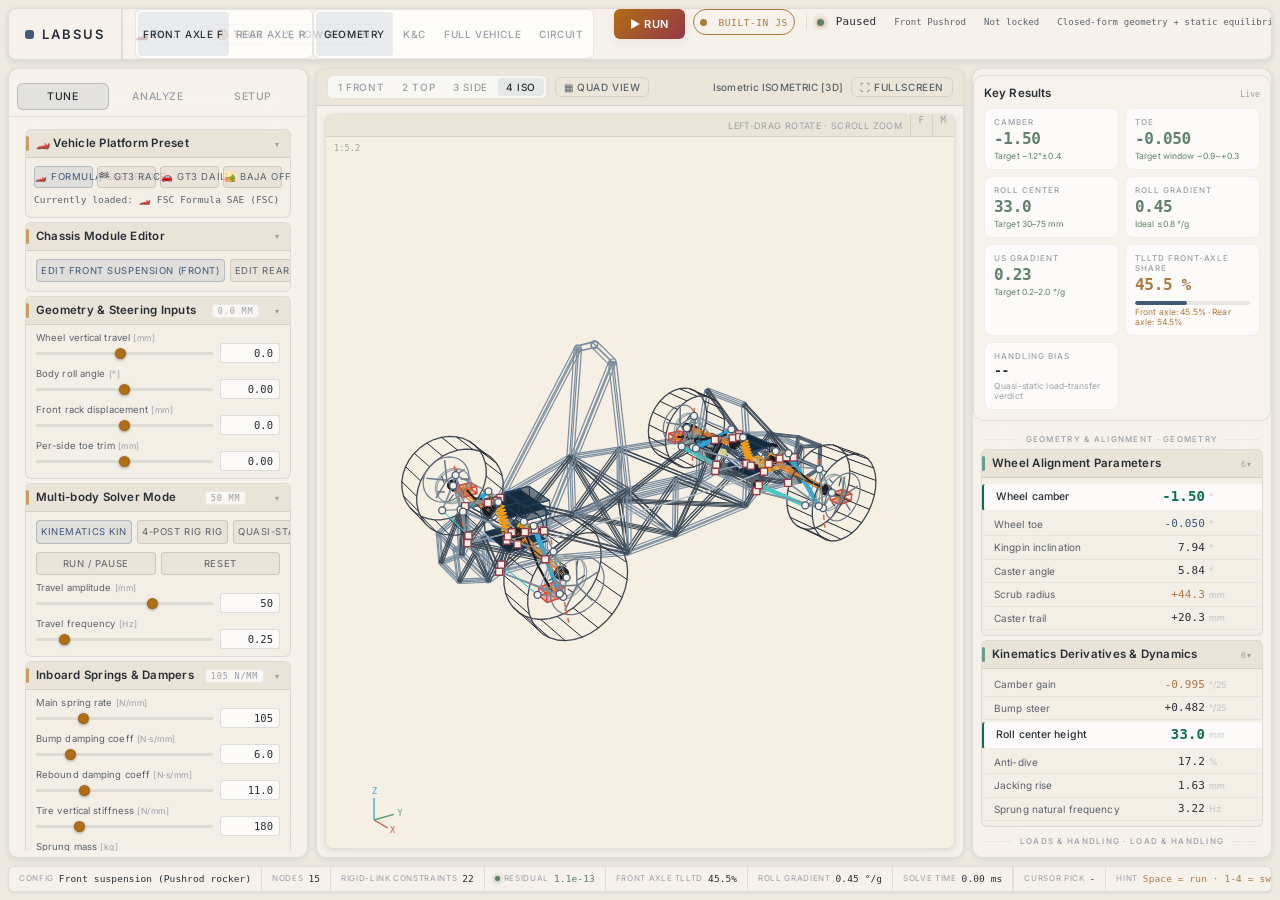
<file: LABSUS/web/index.html>
<!DOCTYPE html>
<html lang="en">
<head>
  <meta charset="UTF-8">
  <meta http-equiv="refresh" content="0; url=dwb-pro-v4.html">
  <title>LABSUS - Vehicle Suspension Dynamics Simulation System</title>
  <style>
    body {
      background: #0d1117;
      color: #c9d1d9;
      font-family: -apple-system, BlinkMacSystemFont, "Segoe UI", Helvetica, Arial, sans-serif;
      display: flex;
      flex-direction: column;
      align-items: center;
      justify-content: center;
      height: 100vh;
      margin: 0;
    }
    a {
      color: #58a6ff;
      text-decoration: none;
      font-size: 1.2rem;
      border: 1px solid #30363d;
      padding: 12px 24px;
      border-radius: 6px;
      transition: all 0.2s ease;
    }
    a:hover {
      background: #1f6feb;
      color: #ffffff;
      border-color: #58a6ff;
    }
  </style>
  <script>
    window.location.replace("dwb-pro-v4.html");
  </script>
</head>
<body>
  <h2>Entering the LABSUS vehicle suspension dynamics simulation system...</h2>
  <p><a href="dwb-pro-v4.html">If the page does not redirect automatically, click here to enter</a></p>
</body>
</html>
</file>
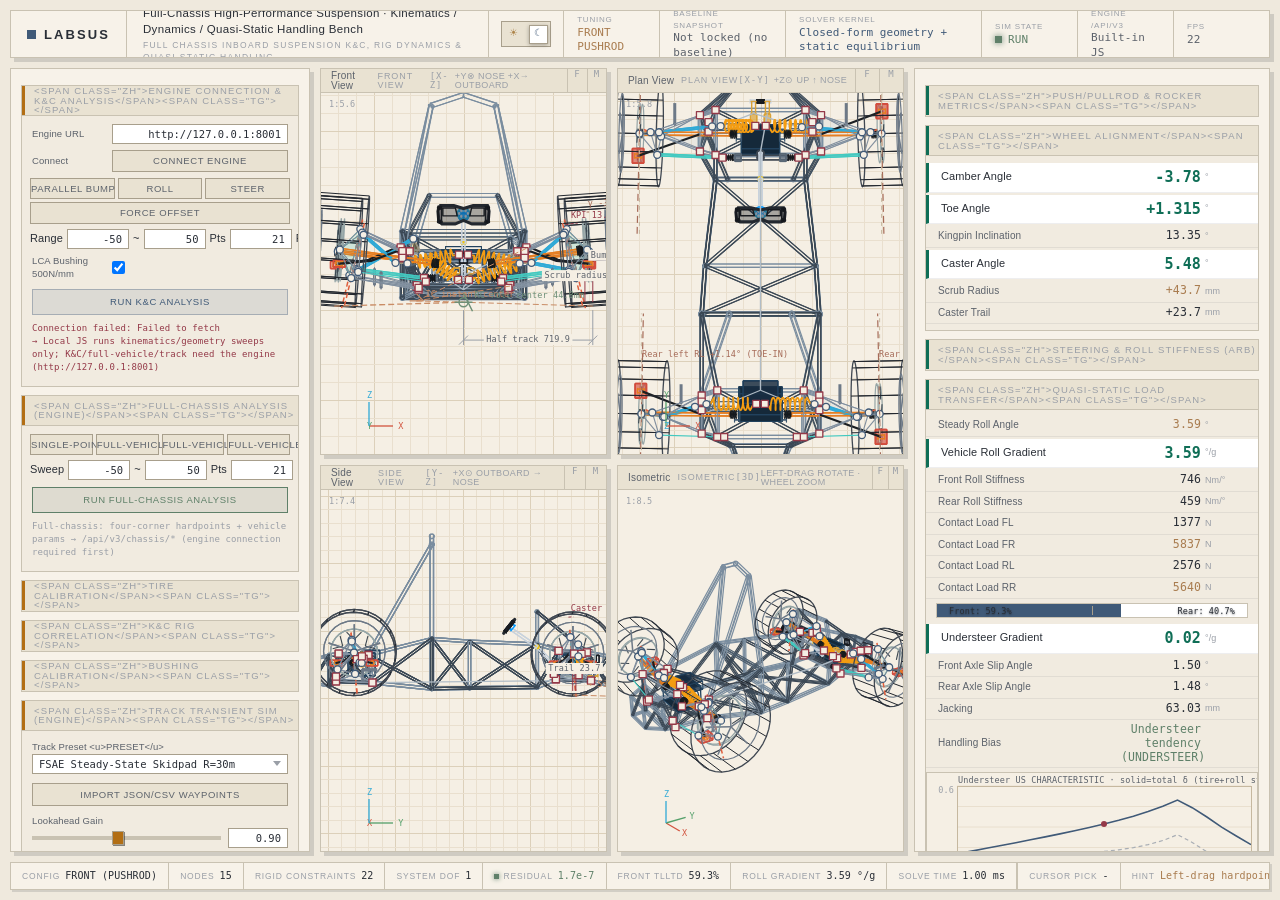
<file: LABSUS/web/dwb-pro-allinone.html>
<!DOCTYPE html>
<html lang="en">
<head>
<meta charset="utf-8">
<meta name="viewport" content="width=device-width,initial-scale=1">
<title>LABSUS Suspension Lab · Full-Vehicle Chassis Multibody Kinematics, 4-Post Dynamics & Quasi-Static Handling Analysis Platform</title>
<!--
  ============================================================================
  dwb-pro-allinone.html —— 零依赖单文件「冻结快照」版（不是 js/ 模块的功能镜像）
  ============================================================================
  定位（2026-09-20 明确）：
    1) 跨语言物理对拍锚：engine/tests/test_tphys_parity.py 用 node vm 抽取本文件
       内置的 TPHYS 闭包（本文件下半部的 `const TPHYS = ...` IIFE），与 Python
       src/solver/transient.py 对拍（门限 5%，实测 worst 0.11%）。
       ⚠ 抽取器按 marker 字符串定位，注释里**不得**写出完整的闭包起始字面量
       （web/test/test_dom.js 与 tphys_parity.cjs 都按该 marker 先命中）。
    2) 离线演示/交付：双击即用，不依赖 npm / 构建 / 后端。
  快照基线：≈ 2026-08-24（模块化拆分 G9 之前）。因此本文件**不含**以下后加能力：
    - 车型预设体系 VEHICLE_PRESETS / loadVehiclePreset（本文件用早期命名）
    - 三舞台系统（爬坡/定圆/上赛；无 openCircuitStage / buildShanghaiCircuit）
    - 综合评价报告（evalReport）、15-DOF 舞台内核（VehicleDynamics15DOF）
    - 轮胎工坊（14-tire-lab）、MPC（15-mpc）、动力工坊（16-powertrain）
    - 生效式画布错误横幅 paintStageError、硬点校验 hpValidate、实体分色 entityColor
  维护约定：**不要**为了"功能同步"往本文件搬 js/ 的增量——那会顶替
    test_tphys_parity 校验的 legacy 路径，引入对拍锚漂移风险。
    唯一允许的同步是"内联 TPHYS 与 js/09-track.js 的缺省物理常数保持一致"
    （由 web/test/test_dom.js 的同构断言看守）。
  ----------------------------------------------------------------------------
  EN - dwb-pro-allinone.html: zero-dependency single-file "frozen snapshot" build (not a feature mirror of the js/ modules)
  Positioning (clarified 2026-09-20):
    1) Cross-language physics parity anchor: engine/tests/test_tphys_parity.py extracts the inline TPHYS closure
       (the `const TPHYS = ...` IIFE in the lower half of this file) via node vm and cross-checks it against
       Python src/solver/transient.py (5% tolerance, measured worst 0.11%).
       Warning: the extractor locates the closure by a marker string - never write the full closure-start literal
       into comments (web/test/test_dom.js and tphys_parity.cjs both locate by that marker first).
    2) Offline demo/delivery: double-click to run; no npm / build / backend required.
  Snapshot baseline: ~ 2026-08-24 (before modular split G9). This file deliberately omits later capabilities:
    - Vehicle preset system VEHICLE_PRESETS / loadVehiclePreset (this file uses the earlier naming)
    - Three-stage system (hill climb / skidpad / circuit; no openCircuitStage / buildShanghaiCircuit)
    - Comprehensive evaluation report (evalReport) and 15-DOF stage core (VehicleDynamics15DOF)
    - Tire workshop (14-tire-lab), MPC (15-mpc), powertrain workshop (16-powertrain)
    - Effective canvas error banner paintStageError, hardpoint validation hpValidate, entity coloring entityColor
  Maintenance rule: do NOT port js/ deltas into this file for "feature parity" - that would displace the legacy
    path checked by test_tphys_parity and introduce parity-anchor drift.
    The only allowed sync is "keep the inline TPHYS default physics constants identical to js/09-track.js"
    (guarded by the isomorphism assertion in web/test/test_dom.js).
  ============================================================================
-->
<style>
/* ============================================================
   LABSUS 悬架实验室 · 工程仪器风工作台 (Engineering Instrument)
   G11（2026-08-31）全面重设计：全直角 / 实色面板 / 硬阴影 /
   三级层级（编号区块标题 → hero 指标 → 次要读数）/ 左暖右冷色语义。
   左面板（#lp 操作区）= 琥珀 accent；右面板（#rp 指标区）= teal accent。
   主色：普鲁士蓝 / 奶杏 / 酒红 · 低饱和复古辅助色组（沿用）。
   EN - LABSUS Suspension Lab · engineering-instrument workbench (Engineering Instrument)
   G11 (2026-08-31) full redesign: right angles throughout / solid panels / hard shadows /
   three-level hierarchy (numbered section heads -> hero metrics -> secondary readouts) / warm-left, cool-right color semantics.
   Left panel (#lp controls) = amber accent; right panel (#rp metrics) = teal accent.
   Base colors: Prussian blue / cream almond / wine red · low-saturation vintage auxiliary palette (retained).
   ============================================================ */
:root{
  color-scheme:dark;
  /* 圆角体系：G11 全部归零（工程仪器风） — corner-radius system: G11 zeroes all (engineering-instrument style) */
  --r-xl:0px; --r-lg:0px; --r-md:0px; --r-sm:0px; --r-xs:0px; --r-pill:0px;
  /* 专属分类色（两套模式共享色相，深浅随主题微调，见 JS PAL） — dedicated category colors (both modes share hues; shade tuned per theme, see JS PAL) */
  --s-prus:#405A78; --s-terra:#A66B58; --s-sage:#7A8C7E; --s-mist:#637B94;
  --s-copper:#C98C65; --s-honey:#C99C65; --s-lav:#8B7A9E; --s-tea:#8F988A;
  --s-wine:#943948; --s-oat:#E8D4BF;
  /* 左右色语义：INPUT 暖 / OUTPUT 冷 — left/right color semantics: INPUT warm / OUTPUT cool */
  --acc-in:#E8A04C; --acc-out:#5DCAA5;
  --acc-in-fill:rgba(232,160,76,.13); --acc-out-fill:rgba(93,202,165,.12);
  /* —— 深色主题（默认）：实色工程底 — dark theme (default): solid engineering base —— */
  --bg-base:#0D1117;
  --glass:#151A23;      /* 面板底 — panel base */
  --glass-2:#181E29;    /* 区块底 — section base */
  --glass-3:#1E2532;    /* 控件/标题栏底 — control/title-bar base */
  --glass-hov:#232B3A;
  --sh-bg:#1B2130;      /* 区块标题栏实色底 — section title-bar solid base */
  --glass-bd:#2A3242; --glass-bd-2:#3A465E; --glass-hi:transparent;
  --hairline:rgba(255,255,255,.05);
  --ink-1:#F2EDE4; --ink-2:#BAB3A6; --ink-3:#7E7A70;
  --cream:#E8D4BF;
  --pri:#8FB0D4; --pri-strong:#6E96BE; --pri-fill:rgba(64,90,120,.42); --pri-bd:rgba(143,176,212,.50);
  --ok:#9CC4A8; --warn:#D9B98A; --err:#D27886;
  --ok-fill:rgba(122,140,126,.22); --warn-fill:rgba(201,156,101,.16); --err-fill:rgba(148,57,72,.28);
  --track:#2A3242; --well:#10141C;
  --shadow:6px 6px 0 #05070B;
  --shadow-sm:3px 3px 0 #05070B;
  --ring:0 0 0 2px rgba(143,176,212,.30);
  --knob:#E8D4BF;
  --font-ui:-apple-system,BlinkMacSystemFont,"SF Pro Text","SF Pro Display","Segoe UI","PingFang SC","Microsoft YaHei",sans-serif;
  --font-mono:"SF Mono",ui-monospace,"Cascadia Mono",Consolas,monospace;
  /* 语义别名（兼容 JS 内联引用） — semantic aliases (for JS inline references) */
  --txt2:var(--ink-2); --txt3:var(--ink-3);
}
[data-theme="light"]{
  color-scheme:light;
  /* —— 浅色主题：实色工程纸面 — light theme: solid engineering paper —— */
  --bg-base:#EFE9DD;
  --glass:#F7F2E9; --glass-2:#F1EBE0; --glass-3:#E9E2D2; --glass-hov:#FFFFFF;
  --sh-bg:#E9E2D2;
  --glass-bd:#C9C2B2; --glass-bd-2:#A89F8C; --glass-hi:transparent;
  --hairline:rgba(41,46,54,.08);
  --ink-1:#292E36; --ink-2:#5C626B; --ink-3:#9A9FA7;
  --cream:#A97C4F;
  --pri:#405A78; --pri-strong:#33485F; --pri-fill:rgba(64,90,120,.12); --pri-bd:rgba(64,90,120,.35);
  --acc-in:#B26E14; --acc-out:#0F6E56;
  --acc-in-fill:rgba(178,110,20,.10); --acc-out-fill:rgba(15,110,86,.09);
  --ok:#5F8069; --warn:#A87B3C; --err:#943948;
  --ok-fill:rgba(122,140,126,.16); --warn-fill:rgba(201,156,101,.18); --err-fill:rgba(148,57,72,.10);
  --track:#C9C2B2; --well:#FFFFFF;
  --shadow:4px 4px 0 rgba(41,46,54,.16);
  --shadow-sm:2px 2px 0 rgba(41,46,54,.14);
  --ring:0 0 0 2px rgba(64,90,120,.18);
  --knob:#FFFFFF;
}
*{margin:0;padding:0;box-sizing:border-box;outline:none}
html,body{height:100%;width:100%;overflow:hidden}
body{
  color:var(--ink-1);
  font:11px/1.45 var(--font-ui);
  letter-spacing:.01em;
  background:var(--bg-base);
  -webkit-font-smoothing:antialiased;user-select:none;cursor:default;
}
#app{display:flex;flex-direction:column;height:100%;width:100%;padding:10px;gap:10px}

#tb{display:flex;align-items:stretch;height:48px;flex:0 0 auto;
  background:var(--glass);
  border:1px solid var(--glass-bd);border-radius:var(--r-lg);
  box-shadow:var(--shadow);overflow:hidden}
#tb .brand{display:flex;align-items:center;gap:8px;padding:0 16px;border-right:1px solid var(--glass-bd)}
#tb .brand::before{content:"";width:9px;height:9px;border-radius:var(--r-xs);
  background:var(--pri);box-shadow:none}
#tb .brand b{color:var(--ink-1);font:600 13px/1 var(--font-ui);letter-spacing:.16em}
#tb .tt{display:flex;flex-direction:column;justify-content:center;padding:0 16px;border-right:1px solid var(--glass-bd)}
#tb .tt span:first-child{font-size:11.5px;font-weight:500;color:var(--ink-1);letter-spacing:.03em}
#tb .tt span:last-child{font-size:8.5px;color:var(--ink-3);letter-spacing:.15em;text-transform:uppercase;margin-top:1px}
#tb .sp{flex:1}
#tb .cell{display:flex;flex-direction:column;justify-content:center;padding:0 13px;border-left:1px solid var(--glass-bd);min-width:96px;transition:background .15s}
#tb .cell:hover{background:var(--glass-hov)}
#tb .cell i{font-style:normal;font-size:8px;color:var(--ink-3);letter-spacing:.1em;text-transform:uppercase}
#tb .cell b{display:flex;align-items:center;font:400 11px/1.3 var(--font-mono);color:var(--ink-2);font-variant-numeric:tabular-nums}
#tb .cell b.g{color:var(--ok)}#tb .cell b.a{color:var(--cream)}#tb .cell b.c{color:var(--pri)}#tb .cell b.r{color:var(--err)}
.dot{display:inline-block;width:7px;height:7px;flex:0 0 7px;margin:0 6px 0 0;border-radius:var(--r-pill)}
.dot.g{background:var(--ok);box-shadow:0 0 6px var(--ok);animation:dotb 2.4s ease-in-out infinite}
.dot.a{background:var(--warn);box-shadow:0 0 6px var(--warn)}
.dot.r{background:var(--err);box-shadow:0 0 6px var(--err)}
.dot.c{background:var(--pri)}
@keyframes dotb{0%,100%{opacity:1}50%{opacity:.45}}
/* 浅色 / 深色主题切换开关 — light/dark theme toggle switch */
.theme-tg{position:relative;flex:0 0 50px;width:50px;height:26px;align-self:center;margin:0 12px;cursor:pointer;
  background:var(--glass-3);border:1px solid var(--glass-bd-2);border-radius:var(--r-pill);
  box-shadow:none;transition:background .2s}
.theme-tg:hover{background:var(--glass-hov)}
.theme-tg::before{content:"☀";position:absolute;left:7px;top:50%;transform:translateY(-52%);font-size:10px;color:var(--warn);opacity:.9}
.theme-tg::after{content:"☾";position:absolute;right:7px;top:50%;transform:translateY(-52%);font-size:10px;color:var(--pri);opacity:.9}
.theme-tg i{position:absolute;left:3px;top:2.5px;width:19px;height:19px;border-radius:var(--r-pill);
  background:var(--knob);border:1px solid var(--glass-bd-2);
  box-shadow:0 1px 4px rgba(0,0,0,.30);transition:transform .28s cubic-bezier(.4,0,.2,1)}
[data-theme="light"] .theme-tg i{transform:translateX(24px)}

#main{flex:1 1 auto;display:flex;gap:10px;min-height:0}
.pnl{width:300px;flex:0 0 300px;overflow-y:auto;overflow-x:hidden;
  background:var(--glass);
  border:1px solid var(--glass-bd);border-radius:var(--r-xl);
  box-shadow:var(--shadow);padding:8px 0}
#rp{width:356px;flex:0 0 356px}
.pnl::-webkit-scrollbar{width:9px;background:transparent}
.pnl::-webkit-scrollbar-thumb{background:var(--track);border:2.5px solid transparent;background-clip:content-box;border-radius:var(--r-pill)}
.pnl::-webkit-scrollbar-thumb:hover{background:var(--pri-bd);background-clip:content-box;border:2.5px solid transparent}

/* —— 区块：实色标题栏 + 直角边框 + 自动编号（L1 层级） — section: solid title bar + square border + auto numbering (L1 level) —— */
.sec{margin:8px 10px;border-radius:var(--r-md);overflow:hidden;
  background:var(--glass-2);border:1px solid var(--glass-bd);
  box-shadow:none}
.sh{display:flex;align-items:center;height:30px;border-bottom:1px solid var(--glass-bd);
    background:var(--sh-bg);
    padding-left:12px;font:9.5px/1 var(--font-ui);letter-spacing:.12em;color:var(--ink-3);text-transform:uppercase;cursor:pointer;position:relative;transition:background .15s}
.sh:hover{background:var(--glass-hov)}
.sh::before{content:"";position:absolute;left:0;top:0;bottom:0;width:3px;border-radius:0;
  background:var(--pri)}
.sh.amb::before{background:var(--warn)}
.sh.grn::before{background:var(--ok)}
.sh.purp::before{background:var(--s-lav)}
.sh.blu::before{background:var(--s-prus)}   /* F-56：blu 类无 CSS 定义，补上 — F-56: no CSS existed for the blu class; added */
/* 左右色语义（ID 特异性覆盖变体类）：#lp=操作区暖 / #rp=指标区冷 — left/right color semantics (ID specificity overrides variant classes): #lp=warm controls / #rp=cool metrics */
#lp .sh::before{background:var(--acc-in)}
#rp .sh::before{background:var(--acc-out)}
.sh .zh{color:var(--ink-1);letter-spacing:.02em;font-size:12px;font-weight:500;margin-right:6px;text-transform:none}
.sh:hover .zh{color:var(--ink-1)}
.sh .tg{margin-left:auto;margin-right:10px;color:var(--ink-3);font-size:8px;line-height:1}
.sb{padding:5px 0 6px}
.sec.col .sb{display:none}
.sec.col .sh{border-bottom-color:transparent}
.sec.col .sh .tg::after{content:"▸"}
.sec .sh .tg::after{content:"▾"}

.ctl{display:grid;grid-template-columns:1fr 60px;grid-template-rows:14px 20px;gap:0 7px;
     padding:4px 10px 5px;align-items:center}
.ctl>label{grid-column:1/3;grid-row:1;font-size:9.5px;color:var(--ink-2);overflow:hidden;
     white-space:nowrap;text-overflow:ellipsis;letter-spacing:.01em;transition:color .15s}
.ctl>label u{text-decoration:none;color:var(--ink-3);font-size:8.5px;letter-spacing:.06em}
.ctl>input[type=range]{grid-column:1;grid-row:2}
.ctl>input[type=number]{grid-column:2;grid-row:2}
.ctl>select{grid-column:1/3;grid-row:2}
.ctl:hover>label{color:var(--ink-1)}

input[type=range]{-webkit-appearance:none;appearance:none;width:100%;height:16px;background:transparent;cursor:pointer}
input[type=range]::-webkit-slider-runnable-track{height:4px;background:var(--track);border:none;border-radius:var(--r-pill)}
input[type=range]::-webkit-slider-thumb{-webkit-appearance:none;width:12px;height:14px;border-radius:var(--r-xs);
  background:var(--knob);border:1px solid var(--glass-bd-2);
  box-shadow:1px 1px 0 rgba(0,0,0,.45);margin-top:-5px;
  transition:transform .15s,box-shadow .15s,border-color .15s}
#lp input[type=range]::-webkit-slider-thumb{background:var(--acc-in)}
input[type=range]:hover::-webkit-slider-thumb{transform:scale(1.18);border-color:var(--pri-bd);box-shadow:0 0 0 4px var(--pri-fill)}
input[type=range]:active::-webkit-slider-thumb{transform:scale(1.06);border-color:var(--pri);box-shadow:0 0 0 5px var(--pri-fill)}
input[type=range]:focus::-webkit-slider-thumb{border-color:var(--pri)}

input[type=number],input[type=text],select{
  background:var(--well);border:1px solid var(--glass-bd-2);color:var(--ink-1);
  font:10.5px/16px var(--font-mono);font-variant-numeric:tabular-nums;
  padding:1px 6px;width:100%;height:20px;text-align:right;appearance:none;-webkit-appearance:none;
  border-radius:var(--r-xs);
  transition:border-color .15s,background .15s,box-shadow .15s}
input[type=number]::-webkit-outer-spin-button,input[type=number]::-webkit-inner-spin-button{-webkit-appearance:none;margin:0}
input:hover,select:hover{border-color:var(--pri-bd)}
input:focus,select:focus{border-color:var(--pri-strong);background:var(--glass-3);box-shadow:var(--ring)}
select{text-align:left;padding-right:16px;cursor:pointer;
  background-image:url("data:image/svg+xml,%3Csvg xmlns='http://www.w3.org/2000/svg' width='8' height='5'%3E%3Cpath d='M0 0l4 5 4-5z' fill='%239A9FA7'/%3E%3C/svg%3E");
  background-repeat:no-repeat;background-position:right 6px center}

.chk{display:flex;align-items:center;gap:6px;padding:2.5px 10px;cursor:pointer;font-size:10px;color:var(--ink-2);border-radius:var(--r-xs);transition:background .15s,color .15s}
.chk:hover{background:var(--glass-hov);color:var(--ink-1)}
.chk i{width:13px;height:13px;border:1px solid var(--glass-bd-2);flex:0 0 13px;position:relative;background:var(--well);border-radius:var(--r-xs);transition:background .15s,border-color .15s}
.chk:hover i{border-color:var(--pri-bd)}
.chk.on i{background:var(--pri);border-color:var(--pri-bd);box-shadow:none}
.chk.on i::after{content:"";position:absolute;left:4px;top:1.5px;width:3.5px;height:6.5px;border:solid #FDFBF7;border-width:0 1.5px 1.5px 0;transform:rotate(42deg)}
.chk.on{color:var(--ink-1)}
.grid2{display:grid;grid-template-columns:1fr 1fr;gap:0;padding:0 2px}

.btnrow{display:flex;gap:5px;padding:4px 10px}
button{flex:1;background:var(--glass-3);border:1px solid var(--glass-bd-2);color:var(--ink-2);
  font:9.5px/1 var(--font-ui);letter-spacing:.06em;text-transform:uppercase;padding:6px 4px;cursor:pointer;white-space:nowrap;
  border-radius:var(--r-sm);box-shadow:none;
  transition:background .15s,border-color .15s,color .15s,transform .1s}
button:hover{background:var(--glass-hov);color:var(--ink-1);border-color:var(--pri-bd);box-shadow:none}
button:active{transform:translate(1px,1px)}
button.on{background:var(--pri-fill);border-color:var(--pri-bd);color:var(--pri);box-shadow:none}
button.hl{background:var(--warn-fill);border-color:var(--warn);color:var(--warn)}
button.hl:hover{background:var(--warn-fill);border-color:var(--warn);color:var(--warn);filter:brightness(1.12)}
button.danger{background:var(--err-fill);border-color:var(--err);color:var(--err)}
button.danger:hover{filter:brightness(1.15)}

table.hp{width:100%;border-collapse:separate;border-spacing:0;font-size:9.5px}
table.hp th{background:var(--well);color:var(--ink-3);font:400 8.5px/1.3 var(--font-ui);letter-spacing:.08em;text-transform:uppercase;
  border-bottom:1px solid var(--glass-bd);padding:4px 3px;text-align:right}
table.hp th:first-child{text-align:left;padding-left:9px}
table.hp td{border-bottom:1px solid var(--glass-bd);padding:0;transition:background .15s}
table.hp tr:last-child td{border-bottom:none}
table.hp td.n{padding-left:9px;color:var(--ink-2);font-size:9.5px;white-space:nowrap}
table.hp td.n b{font-weight:500;color:var(--ink-1);font-family:var(--font-mono)}
table.hp tr:hover td{background:var(--glass-hov)}
table.hp tr:hover td.n b{color:var(--ink-1)}
table.hp tr.sel td{background:var(--pri-fill)}
table.hp tr.sel td:first-child{box-shadow:inset 2px 0 0 var(--pri)}
table.hp tr.sel td.n b{color:var(--pri)}
table.hp input{border:none;border-left:1px solid var(--glass-bd);background:transparent;height:18px;font:9.5px var(--font-mono);font-variant-numeric:tabular-nums;padding-right:5px;border-radius:0;transition:background .15s}
table.hp input:hover{background:var(--well)}
table.hp input:focus{background:var(--glass-3);border:1px solid var(--pri-strong);box-shadow:var(--ring)}
table.hp td.fx input{color:var(--err)}
table.hp td.fr input{color:var(--ink-1)}
table.hp td.rk input{color:var(--pri)}

/* —— 读数行：hairline 分隔；hero 行为 L2 关键指标（大号 + accent + 左色条） — readout rows: hairline-separated; hero rows are L2 key metrics (large + accent + left color bar) —— */
.ro{display:grid;grid-template-columns:1fr 80px 32px 13px;align-items:center;padding:3px 12px;font-size:10px;min-height:19px;border-radius:var(--r-xs);transition:background .15s;
  border-bottom:1px solid var(--hairline)}
.ro:hover{background:var(--glass-hov)}
.ro>span:first-child{color:var(--ink-2);overflow:hidden;white-space:nowrap;text-overflow:ellipsis}
.ro>span:first-child u{text-decoration:none;color:var(--ink-3);font-size:8.5px;letter-spacing:.05em}
.ro>b{font:400 11.5px/1.2 var(--font-mono);text-align:right;color:var(--ink-1);font-variant-numeric:tabular-nums}
.ro>i{font-style:normal;color:var(--ink-3);font-size:9px;padding-left:4px}
.ro.hl>b{color:var(--cream)}
.ro.k>b{color:var(--pri)}
.ro.g>b{color:var(--ok)}
.ro.warn>b{color:var(--err)}
.ro.warn::after{content:"▲";font-size:7px;color:var(--err);justify-self:center}
.ro.hero{border-left:3px solid var(--acc-out);background:var(--well);padding-top:6px;padding-bottom:6px;margin:2px 0}
.ro.hero>span:first-child{color:var(--ink-1);font-size:11px}
.ro.hero>b{font:700 15px/1.1 var(--font-mono);color:var(--acc-out)}
.ro.hero.hl>b{color:var(--cream)}
.ro.hero.k>b{color:var(--acc-out)}
#lp .ro.hero{border-left-color:var(--acc-in)}
#lp .ro.hero>b{color:var(--acc-in)}

.diffbox{display:grid;grid-template-columns:1fr 60px 60px 56px;align-items:center;padding:3.5px 10px;font-size:9.5px;border-bottom:1px solid var(--hairline)}
.diffbox:last-child{border-bottom:none}
.diffbox.head{background:var(--well);color:var(--ink-3);font-size:8.5px;text-transform:uppercase;letter-spacing:.05em}
.diffbox>b{font:400 10px/1.3 var(--font-mono);text-align:right;font-variant-numeric:tabular-nums}
.diffbox>b.act{color:var(--pri)}
.diffbox>b.base{color:var(--ink-3)}
.diffbox>b.delta{color:var(--cream)}

.bar-box{display:flex;height:15px;background:var(--well);border:1px solid var(--glass-bd);margin:4px 10px 6px;overflow:hidden;position:relative;border-radius:var(--r-pill);box-shadow:none}
.bar-fill-f{background:var(--pri);height:100%}
.bar-fill-r{background:var(--s-copper);height:100%}
.bar-box::after{content:"";position:absolute;left:50%;top:2px;bottom:2px;width:1px;background:var(--glass-bd-2);border-radius:var(--r-pill)}
.bar-lbl{position:absolute;top:0;bottom:0;display:flex;align-items:center;padding:0 6px;font:8.5px var(--font-mono);color:var(--ink-1);text-shadow:0 1px 2px rgba(0,0,0,.45)}

.plotbox{padding:4px 6px 6px}
canvas.plot{display:block;width:100%;height:84px;background:var(--well);border:1px solid var(--glass-bd);border-radius:var(--r-sm);box-shadow:none}

#vp{flex:1 1 auto;min-width:0;display:grid;grid-template-columns:1fr 1fr;grid-template-rows:1fr 1fr;gap:10px}
#vp.max0{grid-template-columns:1fr;grid-template-rows:1fr}
#vp.max0 .vw{display:none}#vp.max0 .vw.mx{display:flex}
.vw{position:relative;display:flex;flex-direction:column;min-width:0;min-height:0;overflow:hidden;
  border-radius:var(--r-lg);border:1px solid var(--glass-bd);
  box-shadow:var(--shadow)}
.vwh{display:flex;align-items:center;height:24px;
     background:var(--sh-bg);
     border-bottom:1px solid var(--glass-bd);
     border-radius:calc(var(--r-lg) - 1px) calc(var(--r-lg) - 1px) 0 0;
     padding:0 0 0 10px;font:9px/1 var(--font-ui);letter-spacing:.1em;color:var(--ink-3);text-transform:uppercase;flex:0 0 24px}
.vwh b{font-weight:500;color:var(--ink-2);letter-spacing:.02em;font-size:10px;margin-right:7px;text-transform:none}
.vwh .vax{color:var(--ink-3);font-family:var(--font-mono)}
.vwh .vi{margin-left:auto;color:var(--ink-3);font-size:9px;padding-right:8px;letter-spacing:.04em}
.vwh .vb{width:24px;height:23px;line-height:23px;text-align:center;border-left:1px solid var(--glass-bd);color:var(--ink-3);cursor:pointer;font:9px var(--font-mono);transition:background .15s,color .15s}
.vwh .vb:last-child{border-top-right-radius:calc(var(--r-lg) - 1px)}
.vwh .vb:hover{background:var(--glass-hov);color:var(--pri)}
.vw canvas{flex:1 1 auto;display:block;width:100%;height:100%;min-height:0;border-radius:0 0 calc(var(--r-lg) - 1px) calc(var(--r-lg) - 1px)}
.vw.act .vwh b{color:var(--pri)}
.vw.act{border-color:var(--pri-bd);box-shadow:var(--shadow),0 0 0 1px var(--pri-fill)}

#sb{display:flex;height:28px;flex:0 0 auto;align-items:stretch;overflow:hidden;
  background:var(--glass);
  border:1px solid var(--glass-bd);border-radius:var(--r-md);
  box-shadow:var(--shadow-sm)}
#sb .c{display:flex;align-items:center;padding:0 11px;border-right:1px solid var(--glass-bd);font-size:9.5px;color:var(--ink-2);white-space:nowrap}
#sb .c u{text-decoration:none;color:var(--ink-3);margin-right:5px;font-size:8.5px;letter-spacing:.1em;text-transform:uppercase}
#sb .c b{font:400 10px/1 var(--font-mono);color:var(--ink-1);font-variant-numeric:tabular-nums}
#sb .sp{flex:1;border-right:1px solid var(--glass-bd)}
#sb .c.ok b{color:var(--ok)}#sb .c.bad b{color:var(--err)}#sb .c.hl b{color:var(--cream)}
#sb .c.ok u::before{content:"";display:inline-block;width:5px;height:5px;border-radius:var(--r-pill);background:var(--ok);margin-right:4px;box-shadow:0 0 5px var(--ok)}
#sb .c.bad u::before{content:"";display:inline-block;width:5px;height:5px;border-radius:var(--r-pill);background:var(--err);margin-right:4px;box-shadow:0 0 5px var(--err)}

/* 引擎面板专用组件 — engine-panel dedicated components */
.eng-row{display:flex;align-items:center;gap:6px;padding:3px 10px}
.eng-lb{width:74px;flex:0 0 auto;font-size:9.5px;color:var(--ink-2)}
.eng-input{width:62px!important;text-align:right}
.eng-btn{flex:0 0 auto;padding:5px 0!important}
#engBtn{flex:1}
.eng-run{width:calc(100% - 20px);flex:0 0 auto;margin:5px 10px 3px;background:var(--pri-fill);border:1px solid var(--pri-bd);color:var(--pri);padding:7px 0!important;border-radius:var(--r-sm)}
.eng-run:hover{background:var(--pri-fill);border-color:var(--pri);color:var(--pri);filter:brightness(1.12);box-shadow:none}
.eng-run.ch{border-color:var(--ok);background:var(--ok-fill);color:var(--ok)}
.eng-run.ch:hover{border-color:var(--ok);box-shadow:none}
.eng-status{padding:4px 10px 6px;font-size:9px;color:var(--txt3);line-height:1.45;font-family:var(--font-mono);white-space:pre-line}
.pose-cell{padding:1px 4px;text-align:right;color:var(--ink-1);font-variant-numeric:tabular-nums;font-family:var(--font-mono)}
#stageWrap,#stageSetup{position:fixed;inset:6vh 7vw;display:none;z-index:200;background:#11141A;border:1.5px solid #323E52;flex-direction:column;color:#E6E9EF;font-family:var(--font-ui)}
#stageTop{height:44px;display:flex;align-items:center;gap:8px;padding:0 12px;border-bottom:1px solid #323E52;background:#161B22}
.st-bt{font:600 13px/1 var(--font-ui);letter-spacing:.08em}
.st-st{font:10px var(--font-mono);color:#9AA4B5;margin-left:6px}
#stageTop .sp{flex:1}
.st-cams{display:flex;gap:4px}
.st-btn{height:22px;padding:0 10px;font:600 9px/1 var(--font-ui);border:1px solid #323E52;background:#1C222C;color:#9AA4B5;cursor:pointer;border-radius:0}
.st-btn:hover{background:#222A36;color:#E6E9EF}
.st-btn.on{background:#4697E6;color:#0E1218}
.st-btn.danger{border-color:#D9534F;color:#D9534F}
.st-btn.go{background:#45B374;color:#0E1218;height:30px;font-size:11px;margin-top:8px}
.st-sel{height:22px;background:#12161D;border:1px solid #323E52;color:#9AA4B5;font:9px var(--font-mono)}
#stScrub{flex:1;height:16px;accent-color:#4697E6;margin:0 8px}
#stageBody{flex:1;display:flex;min-height:0}
#stageCanvasBox{flex:1;min-width:0;position:relative}
#stageCanvas{width:100%;height:100%}
#stageSide{width:300px;flex:0 0 300px;border-left:1px solid #323E52;overflow-y:auto;padding:8px;background:#0F141B}
#stageWrap .ss-t,#stageSetup .ss-t{font:600 8.5px/1 var(--font-ui);letter-spacing:.14em;text-transform:uppercase;color:#6C788A;margin:8px 0 6px}
#fcGrid{display:grid;grid-template-columns:1fr 1fr;gap:6px}
.fc-cell{border:1px solid #252E3D;background:#0F141B}
.fc-t{font:600 8px/1 var(--font-mono);color:#4697E6;padding:3px 5px}
.fc-c{width:100%;height:auto}
.telg{display:grid;grid-template-columns:1fr 1fr;gap:4px}
.telg-item{display:flex;justify-content:space-between;align-items:center;border:1px solid #252E3D;background:#12161D;padding:5px 7px}
.telg-item span{font:8.5px var(--font-ui);color:#6C788A;letter-spacing:.05em;white-space:nowrap}
.telg-item u{text-decoration:none;color:#4A5462;margin-left:3px}
.telg-item b{font:600 11px var(--font-mono);color:#E6E9EF;font-variant-numeric:tabular-nums}
#stageSetup{overflow:auto;background:#161B22}
#ssHead{height:44px;display:flex;align-items:center;justify-content:space-between;padding:0 14px;border-bottom:1px solid #323E52;background:#161B22}
#ssHead b{font:600 14px/1 var(--font-ui)}
#ssBody{display:flex;gap:16px;padding:16px}
.ss-col{flex:1;border:1px solid #252E3D;background:#12161D;padding:12px}
.selrow{display:flex;align-items:center;gap:8px;margin:6px 0}
.selrow label{font:9px var(--font-ui);color:#9AA4B5;width:90px}
.selrow select,.selrow input{flex:1;height:24px;background:#0E1319;border:1px solid #323E52;color:#E6E9EF;font:10px var(--font-mono)}
#ssPreview{display:block;margin:6px 0;border:1px solid #252E3D;background:#0e1218}
.ss-st{font:9px var(--font-mono);color:#9AA4B5;margin-top:10px}

/* ================================ 综合评价报告 & 直线爬坡 样式 — comprehensive eval report & hill-climb styles ================================ */
.header-action-btn {
  height: 24px;
  padding: 0 10px;
  border-radius: 0;
  font-size: 11px;
  font-weight: 700;
  cursor: pointer;
  display: inline-flex;
  align-items: center;
  gap: 4px;
  margin-left: 8px;
  transition: all 0.2s ease;
}
.slope-btn {
  background: rgba(46, 204, 113, 0.15);
  border: 1px solid rgba(46, 204, 113, 0.4);
  color: #2ecc71;
}
.slope-btn:hover { background: rgba(46, 204, 113, 0.3); }

.eval-btn {
  background: rgba(78, 161, 211, 0.15);
  border: 1px solid rgba(78, 161, 211, 0.4);
  color: #4ea1d3;
}
.eval-btn:hover { background: rgba(78, 161, 211, 0.3); }

.susp-eval-modal-backdrop, .slope-stage-modal-backdrop {
  position: fixed;
  inset: 0;
  background: rgba(6, 9, 14, 0.88);
  backdrop-filter: blur(12px);
  z-index: 9999;
  display: none;
  opacity: 0;
  transition: opacity 0.25s ease;
}
.susp-eval-modal-backdrop.show, .slope-stage-modal-backdrop.show {
  display: flex;
  opacity: 1;
}

.susp-eval-modal-container {
  width: 92vw;
  max-width: 1380px;
  height: 88vh;
  margin: auto;
  background: #0d1117;
  border: 1px solid rgba(255, 255, 255, 0.12);
  border-radius: 0;
  box-shadow: 10px 10px 0 rgba(0, 0, 0, 0.6);
  display: flex;
  flex-direction: column;
  overflow: hidden;
}

.susp-eval-header {
  padding: 16px 24px;
  background: #161b22;
  border-bottom: 1px solid rgba(255, 255, 255, 0.08);
  display: flex;
  justify-content: space-between;
  align-items: center;
}
.susp-eval-title { font-size: 17px; font-weight: 700; color: #fff; margin: 0; }
.susp-eval-subtitle { font-size: 12px; color: #8b949e; margin-top: 4px; display: block; }
.susp-eval-close-btn {
  background: rgba(255, 255, 255, 0.08);
  border: 1px solid rgba(255, 255, 255, 0.15);
  color: #c9d1d9;
  border-radius: 0;
  padding: 6px 14px;
  cursor: pointer;
}
.susp-eval-body {
  flex: 1;
  display: flex;
  gap: 16px;
  padding: 16px 20px;
  overflow-y: auto;
}
.susp-eval-col-left { width: 380px; display: flex; flex-direction: column; gap: 14px; }
.susp-eval-col-right { flex: 1; display: flex; flex-direction: column; }

.eval-card {
  background: #161b22;
  border: 1px solid rgba(255, 255, 255, 0.08);
  border-radius: 0;
  padding: 14px;
}
.eval-card-header { display: flex; justify-content: space-between; align-items: center; margin-bottom: 10px; }
.eval-card-header h3 { font-size: 13px; font-weight: 700; color: #e6edf3; margin: 0; }

.eval-grade-badge {
  background: #238636;
  color: #fff;
  font-size: 11px;
  font-weight: 800;
  padding: 2px 8px;
  border-radius: 0;
}

.radar-container { display: flex; justify-content: center; align-items: center; margin: 6px 0; }
.eval-score-grid { display: grid; grid-template-columns: 1fr 1fr; gap: 6px; font-size: 11px; }
.eval-score-item {
  background: rgba(255, 255, 255, 0.03);
  padding: 6px 8px;
  border-radius: 0;
  display: flex;
  justify-content: space-between;
}
.eval-score-item b { color: #58a6ff; }

.eval-advice-list { font-size: 11.5px; color: #c9d1d9; display: flex; flex-direction: column; gap: 8px; max-height: 220px; overflow-y: auto; }
.eval-advice-item {
  background: rgba(255, 255, 255, 0.03);
  padding: 8px 10px;
  border-radius: 0;
  border-left: 3px solid #f1e05a;
}
.eval-advice-item.danger { border-left-color: #f85149; }
.eval-advice-item.good { border-left-color: #2ea043; }

.eval-metrics-grid {
  display: grid;
  grid-template-columns: repeat(auto-fill, minmax(260px, 1fr));
  gap: 10px;
  max-height: 70vh;
  overflow-y: auto;
  padding-right: 4px;
}
.metric-card {
  background: rgba(255, 255, 255, 0.025);
  border: 1px solid rgba(255, 255, 255, 0.06);
  border-radius: 0;
  padding: 10px;
  display: flex;
  flex-direction: column;
  gap: 4px;
}
.metric-card-top { display: flex; justify-content: space-between; align-items: center; }
.metric-name { font-size: 12px; font-weight: 700; color: #e6edf3; }
.metric-status-dot { width: 8px; height: 8px; border-radius: 50%; display: inline-block; }
.metric-status-dot.green { background: #2ea043; box-shadow: 0 0 6px #2ea043; }
.metric-status-dot.yellow { background: #d29922; box-shadow: 0 0 6px #d29922; }
.metric-status-dot.red { background: #f85149; box-shadow: 0 0 6px #f85149; }

.metric-val-row { display: flex; justify-content: space-between; align-items: baseline; margin-top: 2px; }
.metric-val { font-size: 15px; font-weight: 800; font-family: ui-monospace, monospace; color: #58a6ff; }
.metric-target { font-size: 10.5px; color: #8b949e; }
.metric-desc { font-size: 10.5px; color: #8b949e; line-height: 1.35; margin-top: 2px; }

/* 定圆绕环按钮样式 — skidpad button styles */
.header-action-btn.skidpad-btn {
  background: linear-gradient(135deg, rgba(230, 126, 34, 0.25), rgba(241, 196, 15, 0.2));
  border: 1px solid rgba(243, 156, 18, 0.5);
  color: #f39c12;
}
.header-action-btn.skidpad-btn:hover {
  background: linear-gradient(135deg, rgba(230, 126, 34, 0.4), rgba(241, 196, 15, 0.35));
  border-color: #f39c12;
  box-shadow: 0 0 12px rgba(243, 156, 18, 0.3);
}

/* 定圆绕环舞台全屏模态窗口 — skidpad stage fullscreen modal window */
.circuit-stage-modal-backdrop {
  position: fixed;
  inset: 0;
  background: #05070a;
  z-index: 99999;
  display: none;
  flex-direction: column;
}
.circuit-stage-modal-backdrop.show {
  display: flex;
}
.skidpad-stage-modal-backdrop {
  position: fixed;
  inset: 0;
  background: #05070a;
  z-index: 99999;
  display: none;
  flex-direction: column;
}
.skidpad-stage-modal-backdrop.show {
  display: flex;
}
.skidpad-stage-topbar {
  height: 46px;
  background: #161b22;
  border-bottom: 1px solid rgba(255, 255, 255, 0.08);
  display: flex;
  justify-content: space-between;
  align-items: center;
  padding: 0 20px;
  z-index: 10;
}
.skidpad-top-left { display: flex; align-items: center; gap: 16px; }
.skidpad-stage-logo { font-size: 13px; font-weight: 800; color: #f39c12; letter-spacing: 0.5px; }

.skidpad-cam-group { display: flex; background: rgba(0, 0, 0, 0.3); border-radius: 0; padding: 2px; }
.skidpad-cam-btn {
  background: transparent;
  border: none;
  color: #8b949e;
  padding: 4px 10px;
  font-size: 11px;
  font-weight: 700;
  border-radius: 0;
  cursor: pointer;
  transition: all 0.15s;
}
.skidpad-cam-btn.on { background: #d35400; color: #fff; }

.circuit-cam-group {
  display: flex;
  background: rgba(0, 0, 0, 0.45);
  border: 1px solid rgba(255, 255, 255, 0.1);
  border-radius: 0;
  padding: 2px;
  gap: 2px;
}
.circuit-cam-btn {
  background: transparent;
  border: none;
  color: #8b949e;
  padding: 4px 8px;
  font-size: 11px;
  font-weight: 700;
  border-radius: 0;
  cursor: pointer;
  transition: all 0.15s ease;
  white-space: nowrap;
}
.circuit-cam-btn:hover {
  color: #c9d1d9;
  background: rgba(255, 255, 255, 0.08);
}
.circuit-cam-btn.on {
  background: #1f6feb;
  color: #ffffff;
  box-shadow: 0 1px 3px rgba(0, 0, 0, 0.4);
}

.skidpad-top-right { display: flex; align-items: center; gap: 14px; font-size: 11px; }
.skidpad-control-item { display: flex; align-items: center; gap: 8px; color: #8b949e; }
.skidpad-control-item input[type=range] { width: 85px; }
.skidpad-control-item b { color: #f39c12; width: 50px; font-family: ui-monospace, monospace; }

.skidpad-select {
  background: #0d1117;
  border: 1px solid rgba(255, 255, 255, 0.15);
  color: #e6edf3;
  padding: 3px 8px;
  border-radius: 0;
  font-size: 11px;
  outline: none;
  cursor: pointer;
}
.skidpad-dir-btn {
  background: rgba(243, 156, 18, 0.15);
  border: 1px solid rgba(243, 156, 18, 0.4);
  color: #f39c12;
  border-radius: 0;
  padding: 3px 10px;
  font-size: 11px;
  font-weight: 700;
  cursor: pointer;
}

.skidpad-action-btn {
  background: rgba(255, 255, 255, 0.08);
  border: 1px solid rgba(255, 255, 255, 0.15);
  color: #c9d1d9;
  border-radius: 0;
  padding: 4px 12px;
  font-size: 11px;
  font-weight: 700;
  cursor: pointer;
}
.skidpad-exit-btn { background: rgba(248, 81, 73, 0.2); border-color: rgba(248, 81, 73, 0.4); color: #f85149; }

.skidpad-stage-main { flex: 1; position: relative; width: 100%; height: calc(100% - 46px); overflow: hidden; }
#skidpadCanvas { width: 100%; height: 100%; display: block; }

.skidpad-hud-overlay {
  position: absolute;
  bottom: 24px;
  left: 24px;
  pointer-events: none;
}
.skidpad-hud-card {
  background: rgba(13, 17, 23, 0.88);
  border: 1px solid rgba(243, 156, 18, 0.25);
  backdrop-filter: blur(10px);
  border-radius: 0;
  padding: 12px 18px;
  display: flex;
  flex-direction: column;
  gap: 6px;
  font-size: 11px;
  min-width: 270px;
  box-shadow: 6px 6px 0 rgba(0, 0, 0, 0.6);
}
.skidpad-hud-row { display: flex; justify-content: space-between; gap: 14px; color: #8b949e; }
.skidpad-hud-row b { color: #e6edf3; font-family: ui-monospace, monospace; }
.skidpad-hud-row b.hl { color: #f39c12; }
.skidpad-hud-row b.warn { color: #e74c3c; }
.skidpad-hud-row b.good { color: #2ecc71; }

.skidpad-hint-box {
  position: absolute;
  bottom: 14px;
  right: 24px;
  font-size: 10.5px;
  color: rgba(255, 255, 255, 0.4);
  pointer-events: none;
}

/* 爬坡舞台全屏 — hill-climb stage fullscreen */
.slope-stage-modal-backdrop {
  flex-direction: column;
}
.slope-stage-topbar {
  height: 46px;
  background: #161b22;
  border-bottom: 1px solid rgba(255, 255, 255, 0.08);
  display: flex;
  justify-content: space-between;
  align-items: center;
  padding: 0 20px;
  z-index: 10;
}
.slope-top-left { display: flex; align-items: center; gap: 16px; }
.slope-stage-logo { font-size: 13px; font-weight: 800; color: #2ecc71; letter-spacing: 0.5px; }

.slope-cam-group { display: flex; background: rgba(0, 0, 0, 0.3); border-radius: 0; padding: 2px; }
.slope-cam-btn {
  background: transparent;
  border: none;
  color: #8b949e;
  padding: 4px 10px;
  font-size: 11px;
  font-weight: 700;
  border-radius: 0;
  cursor: pointer;
}
.slope-cam-btn.on { background: #238636; color: #fff; }

.slope-top-right { display: flex; align-items: center; gap: 16px; font-size: 11px; }
.slope-control-item { display: flex; align-items: center; gap: 8px; color: #8b949e; }
.slope-control-item input[type=range] { width: 90px; }
.slope-control-item b { color: #58a6ff; width: 45px; }

.slope-action-btn {
  background: rgba(255, 255, 255, 0.08);
  border: 1px solid rgba(255, 255, 255, 0.15);
  color: #c9d1d9;
  border-radius: 0;
  padding: 4px 12px;
  font-size: 11px;
  font-weight: 700;
  cursor: pointer;
}
.slope-exit-btn { background: rgba(248, 81, 73, 0.2); border-color: rgba(248, 81, 73, 0.4); color: #f85149; }

.slope-stage-main { flex: 1; position: relative; width: 100%; height: calc(100% - 46px); overflow: hidden; }
#slopeCanvas { width: 100%; height: 100%; display: block; }

.slope-hud-overlay {
  position: absolute;
  bottom: 24px;
  left: 24px;
  pointer-events: none;
}
.slope-hud-card {
  background: rgba(13, 17, 23, 0.85);
  border: 1px solid rgba(255, 255, 255, 0.12);
  backdrop-filter: blur(8px);
  border-radius: 0;
  padding: 12px 16px;
  display: flex;
  flex-direction: column;
  gap: 6px;
  font-size: 11px;
  min-width: 250px;
  box-shadow: 6px 6px 0 rgba(0, 0, 0, 0.5);
}
.slope-hud-row { display: flex; justify-content: space-between; gap: 14px; color: #8b949e; }
.slope-hud-row b { color: #e6edf3; font-family: ui-monospace, monospace; }
.slope-hud-row b.hl { color: #58a6ff; }
.slope-hud-row b.warn { color: #d29922; }

.slope-hint-box {
  position: absolute;
  bottom: 14px;
  right: 24px;
  font-size: 10px;
  color: rgba(255, 255, 255, 0.35);
  pointer-events: none;
}
</style>
</head>
<body>
<div id="app">
  <div id="tb">
    <div class="brand"><b>LABSUS</b></div>
    <div class="tt"><span>Full-Chassis High-Performance Suspension · Kinematics / Dynamics / Quasi-Static Handling Bench</span><span>Full Chassis Inboard Suspension K&C, Rig Dynamics & Quasi-Static Handling</span></div>
    <div class="sp"></div>
    <div id="themeTg" class="theme-tg" title="Toggle light / dark mode"><i></i></div>
    <div class="cell"><i>Tuning</i><b class="a" id="tbArch">FRONT PUSHROD</b></div>
    <div class="cell"><i>Baseline Snapshot</i><b id="tbBase">Not locked (no baseline)</b></div>
    <div class="cell"><i>Solver Kernel</i><b class="c" id="tbSolver">Closed-form geometry + static equilibrium</b></div>
    <div class="cell"><i>Sim State</i><b class="g" id="tbStateBox"><i class="dot g" id="tbStateDot"></i><span id="tbState">RUN</span></b></div>
    <div class="cell"><i>Engine /api/v3</i><b id="tbEng">Built-in JS</b></div>
    <div class="cell"><i>fps</i><b id="tbFps">--</b></div>
  </div>
  <div id="main">
    <aside class="pnl" id="lp"></aside>
    <section id="vp"></section>
    <aside class="pnl" id="rp"></aside>
  </div>
  <div id="sb">
    <div class="c"><u>Config</u><b id="sbArchName">FRONT (PUSHROD)</b></div>
    <div class="c"><u>Nodes</u><b id="sbNode">-</b></div>
    <div class="c"><u>Rigid Constraints</u><b id="sbRig">-</b></div>
    <div class="c"><u>System DOF</u><b id="sbDof">-</b></div>
    <div class="c ok" id="sbResC"><u>Residual</u><b id="sbRes">-</b></div>
    <div class="c"><u>Front TLLTD</u><b class="hl" id="sbTLLTD">52.4%</b></div>
    <div class="c"><u>Roll Gradient</u><b id="sbRollGrad">1.68 °/g</b></div>
    <div class="c"><u>Solve Time</u><b id="sbMs">-</b></div>
    <div class="sp"></div>
    <div class="c"><u>Cursor Pick</u><b id="sbCur">-</b></div>
    <div class="c hl"><u>Hint</u><b id="sbHint">Left-drag hardpoints in ortho views · Save Baseline snapshots anytime for multi-curve comparison</b></div>
  </div>
</div>

<script>
"use strict";

/* ================================ 0. 基础数学库 — basic math library ================================ */
const abs=Math.abs, sqrt=Math.sqrt, sin=Math.sin, cos=Math.cos, atan2=Math.atan2, acos=Math.acos, PI=Math.PI;
const D2R=PI/180, R2D=180/PI;
const add=(a,b)=>[a[0]+b[0],a[1]+b[1],a[2]+b[2]];
const sub=(a,b)=>[a[0]-b[0],a[1]-b[1],a[2]-b[2]];
const mul=(a,s)=>[a[0]*s,a[1]*s,a[2]*s];
const dot=(a,b)=>a[0]*b[0]+a[1]*b[1]+a[2]*b[2];
const cross=(a,b)=>[a[1]*b[2]-a[2]*b[1],a[2]*b[0]-a[0]*b[2],a[0]*b[1]-a[1]*b[0]];
const len=a=>Math.hypot(a[0],a[1],a[2]);
const nrm=a=>{const l=Math.hypot(a[0],a[1],a[2])||1;return[a[0]/l,a[1]/l,a[2]/l];};
const dst=(a,b)=>Math.hypot(a[0]-b[0],a[1]-b[1],a[2]-b[2]);
const cpy=a=>[a[0],a[1],a[2]];
const lerp3=(a,b,t)=>[a[0]+(b[0]-a[0])*t,a[1]+(b[1]-a[1])*t,a[2]+(b[2]-a[2])*t];
const clamp=(v,a,b)=>v<a?a:(v>b?b:v);

function perpOf(a){
  const x=abs(a[0]),y=abs(a[1]),z=abs(a[2]);
  let t=(x<=y&&x<=z)?[1,0,0]:((y<=z)?[0,1,0]:[0,0,1]);
  return nrm(cross(a,t));
}
const qId=()=>[0,0,0,1];
function qNorm(q){const l=Math.hypot(q[0],q[1],q[2],q[3])||1;return[q[0]/l,q[1]/l,q[2]/l,q[3]/l];}
function qMul(a,b){return[
  a[3]*b[0]+a[0]*b[3]+a[1]*b[2]-a[2]*b[1],
  a[3]*b[1]-a[0]*b[2]+a[1]*b[3]+a[2]*b[0],
  a[3]*b[2]+a[0]*b[1]-a[1]*b[0]+a[2]*b[3],
  a[3]*b[3]-a[0]*b[0]-a[1]*b[1]-a[2]*b[2]];}
function qAA(ax,an){const h=an*0.5,s=sin(h);return[ax[0]*s,ax[1]*s,ax[2]*s,cos(h)];}
function qM(q){
  const x=q[0],y=q[1],z=q[2],w=q[3];
  const x2=x+x,y2=y+y,z2=z+z,xx=x*x2,xy=x*y2,xz=x*z2,yy=y*y2,yz=y*z2,zz=z*z2,wx=w*x2,wy=w*y2,wz=w*z2;
  return[1-(yy+zz),xy-wz,xz+wy, xy+wz,1-(xx+zz),yz-wx, xz-wy,yz+wx,1-(xx+yy)];
}
const mApply=(M,v)=>[M[0]*v[0]+M[1]*v[1]+M[2]*v[2],M[3]*v[0]+M[4]*v[1]+M[5]*v[2],M[6]*v[0]+M[7]*v[1]+M[8]*v[2]];
function polarQ(A,q,it){
  it=it||16;
  for(let i=0;i<it;i++){
    const R=qM(q);
    const r0=[R[0],R[3],R[6]],r1=[R[1],R[4],R[7]],r2=[R[2],R[5],R[8]];
    const a0=[A[0],A[3],A[6]],a1=[A[1],A[4],A[7]],a2=[A[2],A[5],A[8]];
    const n=add(add(cross(r0,a0),cross(r1,a1)),cross(r2,a2));
    const d=abs(dot(r0,a0)+dot(r1,a1)+dot(r2,a2))+1e-9;
    const om=mul(n,1/d), w=len(om);
    if(w<1e-13)break;
    q=qNorm(qMul(qAA(mul(om,1/w),w),q));
  }
  return q;
}
const fmt=(v,d)=>(v===null||v===undefined||!isFinite(v))?"--":v.toFixed(d===undefined?2:d);
const sfmt=(v,d)=>{const s=fmt(v,d);return(isFinite(v)&&v>0)?"+"+s:s;};
function deepClone(obj){ return JSON.parse(JSON.stringify(obj)); }

/* ================================ 1. 结构与状态初始化 — structure & state initialization ================================ */
const PRESETS={
  "后悬架 (拉杆 Pullrod 架构)" /* internal lookup key - keep Chinese (queried in initData); rear suspension (pullrod architecture) */:{
    arch:"pullrod", hp:{
      LCA_F:[250.0, 140.0, 115.0], LCA_R:[250.0, -130.0, 125.0], LBJ:  [630.0, 10.0, 135.0],
      UCA_F:[340.0, 110.0, 320.0], UCA_R:[340.0, -110.0, 330.0], UBJ:  [580.0, -15.0, 390.0],
      WC:   [700.0, 0.0, 290.0],  TRO:  [590.0, -120.0, 170.0], RACK: [210.0, -130.0, 160.0],
      STRUT_OUT:[570.0, -15.0, 380.0], RCK_AX_A: [340.0, 25.0, 290.0], RCK_AX_B: [340.0, 75.0, 292.0],
      STRUT_IN: [370.0, 45.0, 255.0], RCK_DMP:  [305.0, 60.0, 270.0], DMP_BODY: [25.0, 62.0, 310.0]
    }, strutOutAttach:"uca", tire:{R:310,W:285,rim:228.6,disc:175,label:"285/35R18 REAR"},
    cam0:-1.5,toe0:0.10,mS:340,kS:130,kT:250,cB:9,cR:14,wb:1620,hcg:320,
    arb:{d:18, dy:35, dz:95, t:0.55, G:79000}
  },
  "前悬架 (推杆 Pushrod 架构)" /* internal lookup key - keep Chinese (queried in initData); front suspension (pushrod architecture) */:{
    arch:"pushrod", hp:{
      LCA_F:[260.0, 140.0, 130.0], LCA_R:[260.0, -120.0, 140.0], LBJ:  [640.0, 10.0, 150.0],
      UCA_F:[350.0, 110.0, 340.0], UCA_R:[350.0, -100.0, 350.0], UBJ:  [590.0, -15.0, 410.0],
      WC:   [710.0, 0.0, 280.0],  TRO:  [600.0, -120.0, 185.0], RACK: [220.0, -135.0, 180.0],
      STRUT_OUT:[595.0, 10.0, 185.0], RCK_AX_A: [300.0, 15.0, 330.0], RCK_AX_B: [300.0, 70.0, 328.0],
      STRUT_IN: [315.0, 45.0, 400.0], RCK_DMP:  [230.0, 48.0, 345.0], DMP_BODY: [30.0, 48.0, 170.0]
    }, strutOutAttach:"lca", tire:{R:305,W:235,rim:228.6,disc:170,label:"235/40R18 FRONT"},
    cam0:-1.2,toe0:0.05,mS:300,kS:110,kT:220,cB:8,cR:12,wb:1620,hcg:320,
    arb:{d:20, dy:40, dz:100, t:0.62, G:79000}
  }
};


const HP_META=[
  ["LCA_F","Lower arm front pivot","LWR ARM FRT PIVOT","chassis",1,0],
  ["LCA_R","Lower arm rear pivot","LWR ARM RR PIVOT","chassis",1,0],
  ["LBJ",  "Lower ball joint",    "LWR BALL JOINT", "lca",    0,2.0],
  ["UCA_F","Upper arm front pivot","UPR ARM FRT PIVOT","chassis",1,0],
  ["UCA_R","Upper arm rear pivot","UPR ARM RR PIVOT","chassis",1,0],
  ["UBJ",  "Upper ball joint",    "UPR BALL JOINT", "uca",    0,1.5],
  ["WC",   "Wheel centre",      "WHEEL CENTRE",   "knuckle",0,10.2],
  ["TRO",  "Tie rod outer","TIE ROD OUTER",  "knuckle",0,0.9],
  ["RACK", "Tie rod inner","TIE ROD INNER",  "chassis",1,0],
  ["STRUT_OUT","Push/pullrod out pivot","STRUT OUT MOUNT","strut_out",0,1.2],
  ["RCK_AX_A", "Rocker pivot fore base","ROCKER PIVOT IN", "chassis",  1,0],
  ["RCK_AX_B", "Rocker pivot aft base","ROCKER PIVOT OUT","chassis",  1,0],
  ["STRUT_IN", "Rocker push/pull input","ROCKER STRUT IN","rocker",  0,1.5],
  ["RCK_DMP",  "Rocker damper output","ROCKER DAMPER OUT","rocker", 0,1.2],
  ["DMP_BODY", "Inboard damper body","INBOARD DMP BODY","chassis", 1,0]
];

/* 全局活动仿真状态 (包含完整底盘与增量分析参数) — global active simulation state (full chassis + incremental analysis params) */
const S={
  axis: "front", front: null, rear: null,
  mode:"kin", // 'kin' | 'rig' | 'quasi'
  play:true, travel:0, roll:0, rack:0, swAngle:0, driveTorque:250, brakePedal:35,
  exc:"sine", excA:50, excF:0.25, steerExc:"off", stA:40, stF:0.12,
  bsU:70, bsD:75, kBS:1000,
  road:"none", rA:15, rF:2.0, wb:2750, hcg:350, hs:370, brkF:0.60,
  mTotal:1420, mSprung:1260,
  trMin:-80, trMax:80,
  
  // 准静态工况增量参数 — quasi-static load-case incremental params
  qs:{
    gx: 0.0,
    gy: 1.0,
    speed: 120,
    aeroF: 1500,
    aeroBias: 0.45
  },
  
  // Baseline 快照比对 — Baseline snapshot comparison
  baseline: null,
  hasBaseline: false,

  show:{node:1,label:1,rigid:1,elastic:1,face:1,wheel:1,disc:1,chassis:1,steer:1,ground:1,
        dim:1,kp:1,kpsw:1,path:1,ic:1,force:0,mirror:1,axis:1,tirefill:0,arb:1,rocker:1,
        frame_main:1,frame_front:1,frame_side:1,frame_rear:1,powertrain:1,halfshaft:1,cv_boot:1,disc_vent:1,caliper:1,brake_hyd:1,master_cyl:1,steer_rack:1,steer_col:1,steer_wheel:1},
  t:0, simT:0, dyn:{on:false,z:0,v:0,load:0,fs:0,fd:0,pen:0,acc:0}
};

function initData(){
  const PF = PRESETS["前悬架 (推杆 Pushrod 架构)"]; /* Chinese preset key kept as-is (internal lookup) */
  const PR = PRESETS["后悬架 (拉杆 Pullrod 架构)"]; /* Chinese preset key kept as-is (internal lookup) */
  S.front = {
    arch: PF.arch, tire: JSON.parse(JSON.stringify(PF.tire)),
    cam0: PF.cam0, toe0: PF.toe0, mS: PF.mS, mU: 38, kS: PF.kS, kT: PF.kT, cB: PF.cB, cR: PF.cR, strutOutAttach: PF.strutOutAttach, hp: {}, tieTrim: 0,
    arb: JSON.parse(JSON.stringify(PF.arb))
  };
  for(const id in PF.hp) S.front.hp[id] = [...PF.hp[id]];
  
  S.rear = {
    arch: PR.arch, tire: JSON.parse(JSON.stringify(PR.tire)),
    cam0: PR.cam0, toe0: PR.toe0, mS: PR.mS, mU: 42, kS: PR.kS, kT: PR.kT, cB: PR.cB, cR: PR.cR, strutOutAttach: PR.strutOutAttach, hp: {}, tieTrim: 0,
    arb: JSON.parse(JSON.stringify(PR.arb))
  };
  for(const id in PR.hp) S.rear.hp[id] = [...PR.hp[id]];
  
  S.wb = PF.wb; S.hcg = PF.hcg;
}
initData();

/* ================================ 2. 机构构建与多体投影求解 — mechanism build & multibody projection solver ================================ */
function buildMech(axis){
  const state = S[axis];
  const n=[], idx={};
  HP_META.forEach((d,k)=>{
    const p=cpy(state.hp[d[0]]);
    n.push({id:d[0],zh:d[1],en:d[2],grp:d[3],fix:!!d[4],m:d[5],
            p:p,p0:cpy(p),pp:cpy(p),v:[0,0,0],w:d[4]?0:(d[5]>0?1/d[5]:0),f:[0,0,0]});
    idx[d[0]]=k;
  });

  const L=[
    {a:idx.LCA_F,b:idx.LBJ,id:"LCA_F-LBJ",type:"R",grp:"lca"},
    {a:idx.LCA_R,b:idx.LBJ,id:"LCA_R-LBJ",type:"R",grp:"lca"},
    {a:idx.LCA_F,b:idx.LCA_R,id:"LCA_AXIS",type:"R",grp:"lca"},
    {a:idx.UCA_F,b:idx.UBJ,id:"UCA_F-UBJ",type:"R",grp:"uca"},
    {a:idx.UCA_R,b:idx.UBJ,id:"UCA_R-UBJ",type:"R",grp:"uca"},
    {a:idx.UCA_F,b:idx.UCA_R,id:"UCA_AXIS",type:"R",grp:"uca"},
    {a:idx.LBJ,b:idx.UBJ,id:"KINGPIN",type:"R",grp:"knuckle"},
    {a:idx.LBJ,b:idx.WC,id:"KNK_L",type:"R",grp:"knuckle"},
    {a:idx.UBJ,b:idx.WC,id:"KNK_U",type:"R",grp:"knuckle"},
    {a:idx.LBJ,b:idx.TRO,id:"KNK_T1",type:"R",grp:"knuckle"},
    {a:idx.UBJ,b:idx.TRO,id:"KNK_T2",type:"R",grp:"knuckle"},
    {a:idx.WC, b:idx.TRO,id:"KNK_T3",type:"R",grp:"knuckle"},
    {a:idx.RACK,b:idx.TRO,id:"TIEROD",type:"R",grp:"steer"},
    {a:idx.STRUT_OUT,b:idx.STRUT_IN,id:"STRUT_ROD",type:"R",grp:"strut"},
    {a:idx.RCK_DMP,b:idx.DMP_BODY,id:"INBOARD_COIL",type:"E",grp:"damper"}
  ];

  /* 补全核心刚性拓扑网格，构成刚体力学传递路径 — completes the core rigid topology mesh (rigid-body load path) */
  const att = state.strutOutAttach;
  const baseF = att==="lca" ? idx.LCA_F : idx.UCA_F;
  const baseR = att==="lca" ? idx.LCA_R : idx.UCA_R;
  const baseB = att==="lca" ? idx.LBJ : idx.UBJ;
  
  L.push(
    {a:baseF, b:idx.STRUT_OUT, id:"ATT_F-ST_O", type:"R", grp:att},
    {a:baseR, b:idx.STRUT_OUT, id:"ATT_R-ST_O", type:"R", grp:att},
    {a:baseB, b:idx.STRUT_OUT, id:"ATT_B-ST_O", type:"R", grp:att},
    
    // Rocker 刚体成型 — rocker rigid-body shaping
    {a:idx.RCK_AX_A, b:idx.STRUT_IN, id:"RA-SI", type:"R", grp:"rocker"},
    {a:idx.RCK_AX_B, b:idx.STRUT_IN, id:"RB-SI", type:"R", grp:"rocker"},
    {a:idx.RCK_AX_A, b:idx.RCK_DMP,  id:"RA-RD", type:"R", grp:"rocker"},
    {a:idx.RCK_AX_B, b:idx.RCK_DMP,  id:"RB-RD", type:"R", grp:"rocker"},
    {a:idx.STRUT_IN, b:idx.RCK_DMP,  id:"SI-RD", type:"R", grp:"rocker"}
  );

  L.forEach(l=>{ l.L0=dst(n[l.a].p,n[l.b].p); l.Ld=l.L0; });
  const tie=L.find(l=>l.grp==="steer");
  tie.L0=tie.Ld+state.tieTrim;

  function hinge(name, axA, axB, driverId, slaveIds){
    const o=n[idx[axA]].p0;
    const allMembers=[driverId].concat(slaveIds||[]);
    return{
      kind:"hinge",name:name,axA:idx[axA],axB:idx[axB],
      driverId:idx[driverId], driverRel:sub(n[idx[driverId]].p0,o),
      ids:allMembers.map(m=>idx[m]), rel:allMembers.map(m=>sub(n[idx[m]].p0,o))
    };
  }
  function freeBody(name,members){
    const ids=members.map(m=>idx[m]);
    const wt=ids.map(k=>Math.max(n[k].m,1e-3));
    let ws=0,c=[0,0,0];
    ids.forEach((k,j)=>{ws+=wt[j];c=add(c,mul(n[k].p0,wt[j]));});
    c=mul(c,1/ws);
    return{kind:"body",name:name,ids:ids,wt:wt,ws:ws,rc:c,
           rel:ids.map(k=>sub(n[k].p0,c)),q:qId()};
  }

  const cl=[
    hinge("LCA","LCA_F","LCA_R","LBJ", state.strutOutAttach==="lca"?["STRUT_OUT"]:[]),
    hinge("UCA","UCA_F","UCA_R","UBJ", state.strutOutAttach==="uca"?["STRUT_OUT"]:[]),
    freeBody("KNUCKLE",["LBJ","UBJ","WC","TRO"])
  ];

  const oRck=n[idx.RCK_AX_A].p0;
  const relIn=sub(n[idx.STRUT_IN].p0,oRck);
  const relDmp=sub(n[idx.RCK_DMP].p0,oRck);
  const strutRod=L.find(l=>l.id==="STRUT_ROD");

  const rocker={
    iAxA:idx.RCK_AX_A, iAxB:idx.RCK_AX_B,
    iInNode:idx.STRUT_IN, iDmpNode:idx.RCK_DMP, iOutNode:idx.STRUT_OUT,
    relIn:relIn, relDmp:relDmp, rodL0:strutRod.L0, angle:0,
    lastTheta:null   /* F-04（2026-08-30）：摇臂根分支连续性（与 fullchassis 同步） — rocker root-branch continuity (synced with fullchassis) */
  };

  const camb=state.cam0*D2R, toe=state.toe0*D2R;
  const axW=nrm([cos(toe)*cos(camb),sin(toe),-sin(camb)]);
  const damper=L.find(l=>l.grp==="damper");

  const M={
    n:n, idx:idx, L:L, cl:cl, tie:tie, rocker:rocker,
    damper:damper, damperL0:damper.Ld, axL:axW,
    nFree:n.filter(x=>!x.fix).length,
    nRig:L.filter(l=>l.type==="R").length,
    nEla:L.filter(l=>l.type==="E").length,
    nCons:L.filter(l=>l.type==="R"&&(!n[l.a].fix||!n[l.b].fix)).length,
    res:0,iter:0,ms:0,ok:true, springF0:0
  };
  M.dof=3*M.nFree-M.nCons;
  return M;
}

function projLink(M,l){
  const A=M.n[l.a],B=M.n[l.b];
  const wa=A.w,wb=B.w,ws=wa+wb; if(ws<=0)return 0;
  let dx=B.p[0]-A.p[0],dy=B.p[1]-A.p[1],dz=B.p[2]-A.p[2];
  const d=Math.hypot(dx,dy,dz)||1e-12,C=d-l.L0,s=C/(d*ws);
  if(wa>0){A.p[0]+=dx*s*wa;A.p[1]+=dy*s*wa;A.p[2]+=dz*s*wa;}
  if(wb>0){B.p[0]-=dx*s*wb;B.p[1]-=dy*s*wb;B.p[2]-=dz*s*wb;}
  return abs(C);
}

function projHinge(M,c){
  const o=M.n[c.axA].p, b=M.n[c.axB].p, ax=nrm(sub(b,o));
  const r=c.driverRel, rp=dot(r,ax), rq=sub(r,mul(ax,rp));
  const d=sub(M.n[c.driverId].p,o);
  const cs=dot(rq,d), sn=dot(cross(ax,rq),d);
  const th=atan2(sn,cs),ct=cos(th),st=sin(th);
  for(let k=0;k<c.ids.length;k++){
    const rk=c.rel[k], rpk=dot(rk,ax), rqk=sub(rk,mul(ax,rpk));
    const q=add(add(mul(ax,rpk),mul(rqk,ct)),mul(cross(ax,rqk),st));
    const P=M.n[c.ids[k]].p;
    P[0]=o[0]+q[0];P[1]=o[1]+q[1];P[2]=o[2]+q[2];
  }
}

function projBody(M,c){
  let cx=0,cy=0,cz=0;
  for(let k=0;k<c.ids.length;k++){const P=M.n[c.ids[k]].p,w=c.wt[k];cx+=P[0]*w;cy+=P[1]*w;cz+=P[2]*w;}
  cx/=c.ws;cy/=c.ws;cz/=c.ws;
  const A=[0,0,0,0,0,0,0,0,0];
  for(let k=0;k<c.ids.length;k++){
    const P=M.n[c.ids[k]].p,w=c.wt[k],r=c.rel[k];
    const px=(P[0]-cx)*w,py=(P[1]-cy)*w,pz=(P[2]-cz)*w;
    A[0]+=px*r[0];A[1]+=px*r[1];A[2]+=px*r[2];
    A[3]+=py*r[0];A[4]+=py*r[1];A[5]+=py*r[2];
    A[6]+=pz*r[0];A[7]+=pz*r[1];A[8]+=pz*r[2];
  }
  c.q=polarQ(A,c.q,14);
  const R=qM(c.q);
  for(let k=0;k<c.ids.length;k++){
    const P=M.n[c.ids[k]].p,r=c.rel[k];
    P[0]=cx+R[0]*r[0]+R[1]*r[1]+R[2]*r[2];
    P[1]=cy+R[3]*r[0]+R[4]*r[1]+R[5]*r[2];
    P[2]=cz+R[6]*r[0]+R[7]*r[1]+R[8]*r[2];
  }
  c.R=R;c.c=[cx,cy,cz];
}

function projRockerStrut(M, rck){
  const oAxis=M.n[rck.iAxA].p, bAxis=M.n[rck.iAxB].p, uAxis=nrm(sub(bAxis,oAxis)), pOut=M.n[rck.iOutNode].p;
  const r0=rck.relIn, rPara=mul(uAxis,dot(r0,uAxis)), rPerp=sub(r0,rPara), vPerp=cross(uAxis,rPerp), R_r=len(rPerp);
  const d0=sub(add(oAxis,rPara),pOut);
  const A=2*dot(d0,rPerp), B=2*dot(d0,vPerp), C=rck.rodL0*rck.rodL0 - dot(d0,d0) - R_r*R_r;
  const hyp=Math.hypot(A, B);
  if(hyp<1e-9) return;
  const cosPsi=clamp(C/hyp, -1, 1), psi=acos(cosPsi), phi=atan2(B, A);
  /* F-04（2026-08-30）：摇臂双根分支连续性——与 fullchassis 同步：
     用上一步 θ 在 θ=φ±ψ 两根中选最近根，避免跨 φ=0 时瞬间跳支。
     EN: rocker dual-root branch continuity - synced with fullchassis: pick the nearest root of θ=φ±ψ
     using the previous θ to avoid instant branch jumps across φ=0. */
  const thA=phi-psi, thB=phi+psi;
  let theta;
  if(rck.lastTheta===null||rck.lastTheta===undefined){
    theta=(phi>=0?thA:thB);
  }else{
    const dA=Math.abs(((thA-rck.lastTheta+PI)%(2*PI)+2*PI)%(2*PI)-PI);
    const dB=Math.abs(((thB-rck.lastTheta+PI)%(2*PI)+2*PI)%(2*PI)-PI);
    theta=(dA<=dB?thA:thB);
  }
  rck.lastTheta=theta;
  rck.angle=theta;
  const ct=cos(theta), st=sin(theta);
  const pIn=add(oAxis,add(rPara,add(mul(rPerp,ct),mul(vPerp,st))));
  const pinN=M.n[rck.iInNode].p; pinN[0]=pIn[0]; pinN[1]=pIn[1]; pinN[2]=pIn[2];

  const r0D=rck.relDmp, rParaD=mul(uAxis,dot(r0D,uAxis)), rPerpD=sub(r0D,rParaD), vPerpD=cross(uAxis,rPerpD);
  const pDmp=add(oAxis,add(rParaD,add(mul(rPerpD,ct),mul(vPerpD,st))));
  const pdmpN=M.n[rck.iDmpNode].p; pdmpN[0]=pDmp[0]; pdmpN[1]=pDmp[1]; pdmpN[2]=pDmp[2];
}

function residual(M,drvZ){
  let r=0;
  const coreLinks=["LCA_F-LBJ","LCA_R-LBJ","UCA_F-UBJ","UCA_R-UBJ","KINGPIN","TIEROD","KNK_L","KNK_U","KNK_T1",
                   "ATT_F-ST_O", "ATT_R-ST_O", "ATT_B-ST_O", "RA-SI", "RB-SI", "RA-RD", "RB-RD", "SI-RD"];
  for(let k=0;k<M.L.length;k++){
    const l=M.L[k];if(l.type!=="R"||!coreLinks.includes(l.id))continue;
    const d=abs(dst(M.n[l.a].p,M.n[l.b].p)-l.L0);
    if(!(d<=r))r=d;   /* F-01（2026-08-30）：NaN 安全——`if(d>r)` 对 NaN 恒 false — NaN safety: `if(d>r)` is always false for NaN */
  }
  if(drvZ!==null&&drvZ!==undefined) r=Math.max(r,abs(M.n[M.idx.WC].p[2]-drvZ));
  return r;
}

function sweepProj(M,drvZ){
  if(drvZ!==null&&drvZ!==undefined) M.n[M.idx.WC].p[2]=drvZ;
  projLink(M,M.tie); projHinge(M,M.cl[0]); projHinge(M,M.cl[1]); projBody(M,M.cl[2]);
  if(M.rocker) projRockerStrut(M,M.rocker);
}

function solveKin(M,drvZ,maxIt,tol){
  maxIt=maxIt||260; tol=tol||2e-7;
  const t0=performance.now(); let it=0,res=1;
  for(;it<maxIt;it++){
    sweepProj(M,drvZ);
    if((it&3)===3){res=residual(M,drvZ); if(res<tol){it++;break;}}
  }
  res=residual(M,drvZ);
  if(!isFinite(res))res=Infinity;   /* F-01/F-05：NaN 残差显式升级为 ∞ — NaN residual explicitly promoted to ∞ */
  M.res=res;M.iter=it;M.ms=performance.now()-t0;M.ok=isFinite(res)&&res<0.025;
  return res;
}

function setChassis(M,rack,axis){
  const state = S[axis];
  for(const d of HP_META){
    if(!d[4])continue;
    const N=M.n[M.idx[d[0]]];
    N.p[0]=state.hp[d[0]][0];N.p[1]=state.hp[d[0]][1];N.p[2]=state.hp[d[0]][2];
  }
  const R=M.n[M.idx.RACK]; R.p[0]-=rack;
}

function resetMech(M){
  M.n.forEach(N=>{N.p=cpy(N.p0);N.pp=cpy(N.p0);N.v=[0,0,0];});
  M.cl.forEach(c=>{if(c.kind==="body")c.q=qId();});
}

function driveTo(M,targetZ,rack,axis){
  setChassis(M,rack,axis);
  const cur=M.n[M.idx.WC].p[2];
  const d=targetZ-cur, steps=Math.min(28,Math.max(1,Math.ceil(abs(d)/4)));
  for(let s=1;s<=steps;s++) solveKin(M,cur+d*s/steps,s===steps?260:40,2e-7);
  return M.res;
}

/* ================================ 3. 悬架高阶几何与运动学指标 — suspension high-order geometry & kinematics metrics ================================ */
function isect2(p1,d1,p2,d2){
  const den=d1[0]*d2[1]-d1[1]*d2[0];
  if(abs(den)<1e-12)return null;
  const t=((p2[0]-p1[0])*d2[1]-(p2[1]-p1[1])*d2[0])/den;
  return[p1[0]+d1[0]*t,p1[1]+d1[1]*t];
}
function axisAtY(a,b,y){const t=(y-a[1])/((b[1]-a[1])||1e-9);return lerp3(a,b,t);}

/* 横向稳定杆几何学解算 — anti-roll bar geometry solver */
function arbGeom(lbj, state){
  const F=state.hp.LCA_F, B=state.hp.LBJ, t=state.arb.t;
  const P0=lerp3(F,B,t);
  const xa=P0[0], ay=F[1]+state.arb.dy, az=F[2]+state.arb.dz;
  const a=ay-P0[1];
  const E0=[xa,ay-a,az];
  const ldl=dst(E0,P0);
  const P=lerp3(F,lbj,t);
  const A=ay-P[1], Bz=az-P[2], R=Math.hypot(A,Bz);
  const K=(xa-P[0])*(xa-P[0])+A*A+Bz*Bz+a*a-ldl*ldl;
  const c=clamp(K/(2*a*R||1e-9),-1,1);
  const f0=atan2(Bz,A), sg=atan2(az-P0[2],ay-P0[1])>=0?1:-1;
  const psi=f0-sg*Math.acos(c);
  const E=[xa,ay-a*cos(psi),az-a*sin(psi)];
  return{xa:xa,ay:ay,az:az,a:a,ldl:ldl,P:P,P0:P0,E:E,psi:psi,ok:abs(K/(2*a*R||1e-9))<=1};
}

function arbRate(mrArb, state){
  const d=state.arb.d; if(d<=0.5)return{k:0,J:0,kt:0};
  const J=PI*Math.pow(d,4)/32, g=arbGeom(state.hp.LBJ, state);
  const L=2*g.xa;
  const kt=state.arb.G*J/L;
  return{k:kt/(g.a*g.a)*mrArb*mrArb, J:J, kt:kt, a:g.a, L:L};
}

/* 阿克曼转向解算 — Ackermann steering solver */
function ackermann(axis){
  const R = axis==='front' ? SIM.mFR : SIM.mRR;
  const L = axis==='front' ? SIM.mFL : SIM.mRL;
  if(!R) return null;
  const dR = -R.toe, dL = L ? L.toe : null;
  const track = abs(R.cp[0]) * (L ? 2 : 2);
  let pct=null, rad=null, icr=null;
  if(L){
    const inner = dR>0 ? dR : dL, outer = dR>0 ? dL : dR;
    if(abs(inner)>0.8 && abs(outer)>0.8 && inner*outer>0){
      const d = 1/Math.tan(abs(outer)*D2R) - 1/Math.tan(abs(inner)*D2R);
      pct = d / ((abs(R.cp[0])+abs(L.cp[0]))/S.wb) * 100;
      rad = S.wb / Math.tan((abs(inner)+abs(outer))/2*D2R) / 1000;
    }
    const pR=[R.cp[0], R.cp[1]], aR=[R.ax[0], R.ax[1]];
    const pL=[-L.cp[0], L.cp[1]], aL=[-L.ax[0], L.ax[1]];
    icr = isect2(pR, aR, pL, aL);
  }
  return {dR:dR, dL:dL, pct:pct, R:rad, icr:icr, track:track};
}

function metrics(M, axis){
  const state = S[axis];
  const P=id=>M.n[M.idx[id]].p;
  const KN=M.cl[2], R=KN.R||qM(KN.q);
  const wc=cpy(P("WC")),lbj=cpy(P("LBJ")),ubj=cpy(P("UBJ")),tro=cpy(P("TRO"));
  const strutIn=cpy(P("STRUT_IN")), strutOut=cpy(P("STRUT_OUT"));
  const rckDmp=cpy(P("RCK_DMP")), dmpB=cpy(P("DMP_BODY"));

  const ax=nrm(mApply(R,M.axL));
  const cam=-Math.asin(clamp(ax[2],-1,1))*R2D;
  const toe=atan2(ax[1],ax[0])*R2D;

  const rad=nrm(sub([0,0,1],mul(ax,dot([0,0,1],ax))));
  const cp=sub(wc,mul(rad,state.tire.R));

  const dz=ubj[2]-lbj[2];
  const kpi=atan2(-(ubj[0]-lbj[0]),dz)*R2D;
  const cast=atan2(-(ubj[1]-lbj[1]),dz)*R2D;
  const t0=(cp[2]-ubj[2])/((lbj[2]-ubj[2])||1e-9);
  const kg=lerp3(ubj,lbj,t0);
  const scrub=cp[0]-kg[0];
  const trail=kg[1]-cp[1];

  const lp=axisAtY(state.hp.LCA_F,state.hp.LCA_R,wc[1]);
  const up=axisAtY(state.hp.UCA_F,state.hp.UCA_R,wc[1]);
  const ic=isect2([lp[0],lp[2]],[lbj[0]-lp[0],lbj[2]-lp[2]],[up[0],up[2]],[ubj[0]-up[0],ubj[2]-up[2]]);
  let rcH=null;
  if(ic){const r=isect2([cp[0],cp[2]],[ic[0]-cp[0],ic[1]-cp[2]],[0,0],[0,1]); if(r)rcH=r[1];}

  const ld=[state.hp.LCA_R[1]-state.hp.LCA_F[1],state.hp.LCA_R[2]-state.hp.LCA_F[2]];
  const ud=[state.hp.UCA_R[1]-state.hp.UCA_F[1],state.hp.UCA_R[2]-state.hp.UCA_F[2]];
  const svic=isect2([lbj[1],lbj[2]],ld,[ubj[1],ubj[2]],ud);
  let anti=null;
  if(svic){const dy=cp[1]-svic[0],dzz=svic[1]-cp[2];
    if(abs(dy)>1) anti=(dzz/dy)*S.brkF*(S.wb/S.hcg)*100;}

  const curDamperL=dst(rckDmp,dmpB);
  const rockerDeg=M.rocker?M.rocker.angle*R2D:0;
  const ag = arbGeom(lbj, state);

  return{
    tr:wc[2]-M.n[M.idx.WC].p0[2],cam:cam,toe:toe,cast:cast,kpi:kpi,incl:kpi+cam,
    scrub:scrub,trail:trail,cp:cp,wc:wc,lbj:lbj,ubj:ubj,tro:tro,
    strutIn:strutIn,strutOut:strutOut,rckDmp:rckDmp,dmpB:dmpB,
    kg:kg,ax:ax,ic:ic,rcH:rcH,svic:svic,anti:anti,
    apsi:ag.psi*R2D, alz:ag.P[2],
    damperL:curDamperL, rockerDeg:rockerDeg, half:cp[0],steer:-toe,R:R
  };
}

/* ================================ 4. 扫掠分析与多维导数 — sweep analysis & multi-dimensional derivatives ================================ */
function findLimits(M,rack,axis){
  const z0=M.n[M.idx.WC].p0[2];let up=0,dn=0;
  resetMech(M);setChassis(M,rack,axis);
  for(let t=2;t<=120;t+=2){if(driveTo(M,z0+t,rack,axis)>0.035)break;up=t;}
  resetMech(M);setChassis(M,rack,axis);
  for(let t=2;t<=120;t+=2){if(driveTo(M,z0-t,rack,axis)>0.035)break;dn=t;}
  resetMech(M);setChassis(M,rack,axis);
  return[-Math.max(40, dn-2), Math.max(40, up-2)];
}

function saveState(M){
  return{p:M.n.map(N=>cpy(N.p)),v:M.n.map(N=>cpy(N.v)),pp:M.n.map(N=>cpy(N.pp)),
         q:M.cl.map(c=>c.q?c.q.slice():null),rAngle:M.rocker?M.rocker.angle:0};
}
function loadState(M,st){
  M.n.forEach((N,j)=>{N.p=cpy(st.p[j]);N.v=cpy(st.v[j]);N.pp=cpy(st.pp[j]);});
  M.cl.forEach((c,j)=>{if(st.q[j])c.q=st.q[j].slice();});
  if(M.rocker&&st.rAngle!==undefined) M.rocker.angle=st.rAngle;
}

function runSweep(M,rack,lim,nS,axis){
  nS=nS||45;
  const st=saveState(M), state=S[axis], z0=M.n[M.idx.WC].p0[2], a=lim[0], b=lim[1], rows=[];
  resetMech(M);setChassis(M,rack,axis);driveTo(M,z0+a,rack,axis);
  for(let k=0;k<nS;k++){
    const tr=a+(b-a)*k/(nS-1);
    driveTo(M,z0+tr,rack,axis);
    const m=metrics(M,axis);m.trq=tr;rows.push(m);
  }
  for(let k=0;k<rows.length;k++){
    const k0=Math.max(0,k-1),k1=Math.min(rows.length-1,k+1);
    const dt=rows[k1].tr-rows[k0].tr||1e-9;
    rows[k].mr=-(rows[k1].damperL-rows[k0].damperL)/dt;
    rows[k].cg=(rows[k1].cam-rows[k0].cam)/dt*25;
    rows[k].bs=(rows[k1].toe-rows[k0].toe)/dt*25;
    rows[k].rRatio=(rows[k1].rockerDeg-rows[k0].rockerDeg)/dt;
    rows[k].kw=state.kS*rows[k].mr*rows[k].mr;
    rows[k].mra=(rows[k1].alz-rows[k0].alz)/dt;
  }
  loadState(M,st);
  return{rows:rows,min:a,max:b};
}

function sampleSweep(sw,tr,key){
  if(!sw||!sw.rows.length)return null;
  const R=sw.rows;
  if(tr<=R[0].tr)return R[0][key];
  if(tr>=R[R.length-1].tr)return R[R.length-1][key];
  for(let k=1;k<R.length;k++){
    if(tr<=R[k].tr){
      const t=(tr-R[k-1].tr)/((R[k].tr-R[k-1].tr)||1e-9);
      const a=R[k-1][key],b=R[k][key];
      return(a===null||b===null)?null:a+(b-a)*t;
    }
  }
  return R[R.length-1][key];
}

/* ================================ 5. 准静态载荷转移代数解算 — quasi-static load-transfer algebra ================================ */
/* —— 稳态不足转向梯度（线性区，镜像引擎 chassis.quasi_loads）——
   TIRE_MF_QS 与引擎 TireParams 缺省同源；轮胎实测标定成功后由
   applyTireCalib() 覆写（讲义 EP08 数据链，与 03-mechanism.js 同构）。
   EN: steady-state understeer gradient (linear range, mirrors engine chassis.quasi_loads).
   TIRE_MF_QS defaults share origin with the engine TireParams; overwritten by
   applyTireCalib() after measured-tire calibration succeeds (EP08 lecture data chain, mirrors 03-mechanism.js). */
/* G24：缺省胎 = 真实 GT3 光头胎量级，与引擎 v3models.TireParams / 03-mechanism.js 同源。
   μ = 5250/3500 = 1.50；By=20 ⇒ 峰值侧偏角 8.27°。旧值 8000/9 为占位值。
   EN: G24 - default tire = real GT3 slick magnitude, same origin as engine v3models.TireParams / 03-mechanism.js.
   μ = 5250/3500 = 1.50; By=20 => peak slip angle 8.27°. Old value 8000/9 was a placeholder. */
let TIRE_MF_QS = { Fy0: 5250, FzNom: 3500, By: 20, Cy: 1.2, LS: 0.10 };
function applyTireCalib(p){
  if(!p || typeof p !== "object") return;
  ["Fy0","FzNom","By","Cy","LS"].forEach(k=>{ if(isFinite(p[k])) TIRE_MF_QS[k]=p[k]; });
  if(isFinite(p.Ey)) SIM.tireCalibEy = p.Ey;
  SIM.tireCalib = Object.assign({}, TIRE_MF_QS);
  SIM.qsRes = solveQuasiStatic();
  if(typeof updateReadouts === "function") updateReadouts();
}
function solveQuasiStatic(gyOverride){
  const g = 9.81;
  const L = S.wb / 1000;
  const mS = S.mSprung, mT = S.mTotal;
  const mU_f = S.front.mU * 2, mU_r = S.rear.mU * 2;
  
  /* M5 2026-09-20：b = CG→后轴 = L·m_f/(m_f+m_r)（与 js/03-mechanism 同源）。
     物理修正必须在对拍锚里同步——否则 test_tphys_parity 的 5% 门限会被这条
     口径吃掉（实测不同步时 worst 从 0.11% 退化到 2.36%）。
     EN: M5 2026-09-20 - b = CG->rear axle = L·m_f/(m_f+m_r) (same source as js/03-mechanism).
     Physical corrections must be synced in the parity anchor - otherwise the test_tphys_parity 5%
     tolerance gets eaten by this discrepancy (measured: out of sync, worst degrades 0.11% -> 2.36%). */
  const b = L * (S.front.mS / (S.front.mS + S.rear.mS));
  const a = L - b;
  
  const tf = (abs(S.front.hp.WC[0]) * 2) / 1000;
  const tr = (abs(S.rear.hp.WC[0]) * 2) / 1000;
  const huf = S.front.tire.R / 1000;
  const hur = S.rear.tire.R / 1000;
  const hs = S.hs / 1000;
  
  // 运动速比与轮端刚度初值（随行程迁移在迭代内更新） — motion-ratio & wheel-rate initial values (updated within the iteration as travel migrates)
  const mrF = SIM.mrRefF || 0.75, mrR = SIM.mrRefR || 0.78;
  const kwF0 = (S.front.kS * 1000) * mrF * mrF;
  const kwR0 = (S.rear.kS * 1000) * mrR * mrR;
  const arF = arbRate(0.55, S.front), arR = arbRate(0.55, S.rear);
  const kphi_arb_f = arF.k * 1000 * (tf * tf) / 2;
  const kphi_arb_r = arR.k * 1000 * (tr * tr) / 2;

  const F_aero = S.qs.aeroF;
  const Fzf0 = mS * g * (b / L) + mU_f * g + F_aero * S.qs.aeroBias;
  const Fzr0 = mS * g * (a / L) + mU_r * g + F_aero * (1 - S.qs.aeroBias);

  const Gy = gyOverride!==undefined?gyOverride:S.qs.gy, Gx = S.qs.gx;
  const ay = Gy * g, ax = Gx * g;

  // —— 侧倾耦合迭代：RC 高度(zrc)取外侧压缩轮、侧倾刚度(kphi)取左右 kw 均值，均随行程迁移 — EN: roll-coupled iteration - RC height (zrc) from the outer compressed wheel, roll stiffness (kphi) from mean L/R kw; both migrate with travel ——
  // 迁移后 dFz_geo / dFz_elas 不再与 ay 线性齐次 → TLLTD 随 gy 真实变化（修复线性恒定观感）。 EN: after migration dFz_geo / dFz_elas are no longer linearly homogeneous in ay → TLLTD genuinely varies with gy (fixes the constant-look of the linear model).
  const rcHAt=(sw,tr,f0)=>{ if(!sw||!sw.rows||!sw.rows.length)return f0;
    const v=sampleSweep(sw,tr,"rcH"); return (v===null||v===undefined||!isFinite(v))?f0:v; };
  const kwAt=(sw,tr,k0)=>{ if(!sw||!sw.rows||!sw.rows.length)return k0;
    const v=sampleSweep(sw,tr,"kw"); return (v===null||v===undefined||!isFinite(v)||v<=0)?k0:v*1000; };
  const zrcF0=((SIM.mFR?SIM.mFR.rcH:45)||45);   // mm @0 行程 — mm at zero travel
  const zrcR0=((SIM.mRR?SIM.mRR.rcH:65)||65);
  let zrc_f=zrcF0/1000, zrc_r=zrcR0/1000;
  let kphi_f=0.5*kwF0*(tf*tf)+kphi_arb_f, kphi_r=0.5*kwR0*(tr*tr)+kphi_arb_r;
  let kphi_tot=kphi_f+kphi_r, rollAngleRad=0;
  for(let it=0;it<3;it++){
    const hra=zrc_f+(a/L)*(zrc_r-zrc_f);
    const hArm=Math.max(0.05,hs-hra);
    const denom=kphi_tot-mS*g*hArm;
    rollAngleRad=denom>100?(mS*ay*hArm)/denom:0;
    const dtF=rollAngleRad*abs(S.front.hp.WC[0]);   // 滚转角×半轮距 = 轮行程差 mm — roll angle × half track = wheel-travel difference mm
    const dtR=rollAngleRad*abs(S.rear.hp.WC[0]);
    zrc_f=rcHAt(SIM.swF,dtF,zrcF0)/1000;            // 外侧（压缩侧）RC 高度 — outer (compressed-side) RC height
    zrc_r=rcHAt(SIM.swR,dtR,zrcR0)/1000;
    const kf=(kwAt(SIM.swF,dtF,kwF0)+kwAt(SIM.swF,-dtF,kwF0))/2;
    const kr=(kwAt(SIM.swR,dtR,kwR0)+kwAt(SIM.swR,-dtR,kwR0))/2;
    kphi_f=0.5*kf*(tf*tf)+kphi_arb_f;
    kphi_r=0.5*kr*(tr*tr)+kphi_arb_r;
    kphi_tot=kphi_f+kphi_r;
  }
  const hra=zrc_f+(a/L)*(zrc_r-zrc_f);
  const hArm=Math.max(0.05,hs-hra);
  const denom=kphi_tot-mS*g*hArm;
  rollAngleRad=denom>100?(mS*ay*hArm)/denom:0;
  const rollAngleDeg=rollAngleRad*R2D;
  const rollGrad=denom>100?((mS*g*hArm)/denom)*R2D:0;
  
  const dFz_u_f = mU_f * ay * (huf / tf);
  const dFz_u_r = mU_r * ay * (hur / tr);
  
  const dFz_geo_f = (mS * ay * (b / L)) * (zrc_f / tf);
  const dFz_geo_r = (mS * ay * (a / L)) * (zrc_r / tr);
  
  const dFz_elas_f = (kphi_f * rollAngleRad) / tf;
  const dFz_elas_r = (kphi_r * rollAngleRad) / tr;
  
  const dFz_f_tot = dFz_u_f + dFz_geo_f + dFz_elas_f;
  const dFz_r_tot = dFz_u_r + dFz_geo_r + dFz_elas_r;
  
  const sumTransfer = dFz_f_tot + dFz_r_tot;
  const tlltd = sumTransfer > 1 ? (dFz_f_tot / sumTransfer) * 100 : 50;
  const dFz_long = (mT * ax * (S.hcg / 1000)) / L;
  
  const sgnY = Gy >= 0 ? 1 : -1;
  const fzFL = Math.max(0, (Fzf0 - dFz_long) / 2 - dFz_f_tot * sgnY);
  const fzFR = Math.max(0, (Fzf0 - dFz_long) / 2 + dFz_f_tot * sgnY);
  const fzRL = Math.max(0, (Fzr0 + dFz_long) / 2 - dFz_r_tot * sgnY);
  const fzRR = Math.max(0, (Fzr0 + dFz_long) / 2 + dFz_r_tot * sgnY);

  /* —— 稳态不足转向梯度（线性区，镜像引擎 chassis.quasi_loads）——
     α轴 = Fy轴 / ΣCα(各轮真实载荷)；Cα = B·C·D(Fz) 含 LS 载荷敏感性。
     EN: steady-state understeer gradient (linear range, mirrors engine chassis.quasi_loads):
     α_axle = Fy_axle / ΣCα(each wheel's real load); Cα = B·C·D(Fz) incl. LS load sensitivity. */
  const caMF = (fzW) => { if (fzW <= 0) return 0;
    const r = fzW / TIRE_MF_QS.FzNom;
    const d = TIRE_MF_QS.Fy0 * r * Math.max(0.1, 1 - TIRE_MF_QS.LS * (r - 1));
    return TIRE_MF_QS.By * TIRE_MF_QS.Cy * d; };
  let usGrad = 0, alphaFDeg = 0, alphaRDeg = 0;
  if (Math.abs(Gy) >= 0.02) {
    const fyF = mT * ay * (b / L), fyR = mT * ay * (a / L);
    const caF = caMF(fzFL) + caMF(fzFR), caR = caMF(fzRL) + caMF(fzRR);
    if (caF > 1e-6 && caR > 1e-6) {
      alphaFDeg = (fyF / caF) * R2D;
      alphaRDeg = (fyR / caR) * R2D;
      usGrad = (alphaFDeg - alphaRDeg) / Gy;   /* deg/g */
    }
  }

  /* —— Jacking 效应：侧向力经 RC 的垂向分量（镜像引擎，讲义 EP10）— EN: jacking effect - vertical component of lateral force through the RC (mirrors engine, lecture EP10) —— */
  const fJackF = (mS * ay * (b / L)) * (2 * zrc_f / tf);
  const fJackR = (mS * ay * (a / L)) * (2 * zrc_r / tr);
  const jackingN = fJackF + fJackR;
  const jackingMm = jackingN / ((kwF0 + kwR0) / 1000);

  return {
    rollDeg: rollAngleDeg, rollGrad: rollGrad,
    kphi_f: kphi_f * D2R, kphi_r: kphi_r * D2R, kphi_tot: kphi_tot * D2R,
    arb_share_f: (kphi_arb_f / kphi_f) * 100,
    arb_share_r: (kphi_arb_r / kphi_r) * 100,
    dFz_u_f: dFz_u_f, dFz_geo_f: dFz_geo_f, dFz_elas_f: dFz_elas_f, dFz_f_tot: dFz_f_tot,
    dFz_u_r: dFz_u_r, dFz_geo_r: dFz_geo_r, dFz_elas_r: dFz_elas_r, dFz_r_tot: dFz_r_tot,
    tlltd: tlltd,
    usGrad: usGrad, alphaF: alphaFDeg, alphaR: alphaRDeg,
    jackingN: jackingN, jackingMm: jackingMm,
    fz:{ FL: fzFL, FR: fzFR, RL: fzRL, RR: fzRR }
  };
}

/* —— 侧倾转向率 @0（°toe/mm，镜像引擎 _roll_steer_rate，与 03-mechanism.js 同构）— EN: roll-steer rate @0 (deg toe/mm, mirrors engine _roll_steer_rate, mirrors 03-mechanism.js) —— */
function rollSteerRate(sw){
  if(!sw||!sw.rows||sw.rows.length<3)return 0;
  const xs=sw.rows.map(r=>r.tr), ys=sw.rows.map(r=>r.toe);
  const at=t=>{
    if(t<=xs[0])return ys[0];if(t>=xs[xs.length-1])return ys[ys.length-1];
    let i=1;while(i<xs.length&&xs[i]<t)i++;
    const k=(t-xs[i-1])/((xs[i]-xs[i-1])||1e-9);return ys[i-1]+(ys[i]-ys[i-1])*k;
  };
  return (at(10)-at(-10))/20;
}

/* —— 不足转向特性 δ-ay 扫掠（完整版：轮胎 + 侧倾转向，与引擎同口径）— EN: understeer characteristic δ-ay sweep (full version: tire + roll steer, same definition as the engine) —— */
function usSweepCompute(){
  const N=21, GYMAX=2.0;
  const halfF=abs(S.front.hp.WC[0]), halfR=abs(S.rear.hp.WC[0]);
  const rsF=rollSteerRate(SIM.swF), rsR=rollSteerRate(SIM.swR);
  const gy=[],alphaF=[],alphaR=[],usTire=[],usRoll=[],us=[],roll=[];
  for(let i=0;i<N;i++){
    const g=+(GYMAX*i/(N-1)).toFixed(4);
    const q=solveQuasiStatic(g);
    const rollRad=q.rollDeg*D2R;
    const rs=(rsF*rollRad*halfF)-(rsR*rollRad*halfR);
    const tire=g>=0.02?+(q.alphaF-q.alphaR).toFixed(4):0;
    gy.push(g); alphaF.push(q.alphaF); alphaR.push(q.alphaR);
    usTire.push(tire); usRoll.push(+rs.toFixed(4));
    us.push(+(tire+rs).toFixed(4));
    roll.push(q.rollDeg);
  }
  SIM.usCurve={gy:gy,alphaF:alphaF,alphaR:alphaR,usTire:usTire,usRoll:usRoll,us:us,roll:roll};
}

/* ================================ 6. 动力学 (4-Post Rig 显式积分) — dynamics (4-Post Rig explicit integration) ================================ */
const FS=1000;
function unsprungMass(axis){let s=0;HP_META.forEach(d=>{if(!d[4])s+=d[5];});return s;}
function roadSignal(t){
  const A=S.rA;
  switch(S.road){
    case "step":  {const x=(t-0.40)/0.030;return A*0.5*(1+Math.tanh(clamp(x,-6,6)));}
    case "sine":  return A*sin(2*PI*S.rF*t);
    case "pulse": {const x=(t-0.5)/0.06;return A*Math.exp(-x*x);}
    case "chirp": {const f=0.4+ (S.rF)*Math.min(1,t/8);return A*sin(2*PI*f*t);}
    case "rand":  {let v=0;for(let k=1;k<=5;k++)v+=sin(2*PI*(1.1*k*S.rF*0.55)*t+k*2.399)/k;return A*v*0.45;}
    default: return 0;
  }
}

function stepDyn(M,dt,rack,tSim,axis){
  const NS=10,h=dt/NS,g=9810, state=S[axis];
  const kS=state.kS*FS,cB=state.cB*FS,cR=state.cR*FS,kT=state.kT*FS,cT=0.55*FS,kBS=S.kBS*FS;
  const iW=M.idx.WC, iDmpR=M.idx.RCK_DMP, iDmpB=M.idx.DMP_BODY;
  const z0=M.n[iW].p0[2];
  let Fs=0,Fd=0,Ft=0,pen=0,accz=0;
  setChassis(M,rack,axis);

  for(let s=0;s<NS;s++){
    const tt=tSim+s*h, rz=M.roadZ0+roadSignal(tt);
    const rzv=clamp((roadSignal(tt+2e-4)-roadSignal(tt-2e-4))/4e-4,-4000,4000);
    for(let k=0;k<M.n.length;k++){const N=M.n[k];N.f[0]=0;N.f[1]=0;N.f[2]=N.w>0?-N.m*g:0;}

    const A=M.n[iDmpR],B=M.n[iDmpB];
    const d=sub(B.p,A.p),L=len(d)||1e-9,u=mul(d,1/L);
    const rel=dot(sub(B.v,A.v),u);
    const Fk=M.springF0+kS*(M.damperL0-L);
    const Fc=-(rel<0?cB:cR)*rel;
    let F=Fk+Fc; if(F<0)F=0;
    A.f=add(A.f,mul(u,-F));
    Fs=Fk; Fd=Fc;

    const tr=M.n[iW].p[2]-z0;
    if(tr>S.bsU){const x=tr-S.bsU;M.n[iW].f[2]-=kBS*x*x/20;}
    if(tr<-S.bsD){const x=-S.bsD-tr;M.n[iW].f[2]+=kBS*x*x/20;}

    /* F-21（2026-08-30）：子步内原调 full metrics()（10 子步×4 机构 = 40 次/帧，
       含 isect2/arbGeom 等全部开销），实际只需接地点 z。轻量版：轮心 z − R·cos(cam)，
       cos(cam) 由转向节刚体旋转 × 设计轮向实时给出（与 metrics 的 cp[2] 数学一致，
       无近似误差）。
       EN: F-21 (2026-08-30) - the old code called full metrics() inside sub-steps (10 substeps x 4
       mechanisms = 40 calls/frame, with isect2/arbGeom overhead all included), yet only the ground-point
       z is needed. Lightweight version: wheel-centre z - R·cos(cam), with cos(cam) computed live from the
       upright rigid rotation x design wheel direction (matches the cp[2] math in metrics, no approximation error). */
    const KN0=M.cl[2], Rq=KN0.R||qM(KN0.q), axv=mApply(Rq,M.axL);
    const cosCam=Math.sqrt(Math.max(0,1-axv[2]*axv[2]));
    const cp2=M.n[iW].p[2]-state.tire.R*cosCam;
    pen=rz-cp2;
    if(pen>0){
      const vz=M.n[iW].v[2];
      let fz=kT*pen+cT*(rzv-vz); if(fz<0)fz=0;
      M.n[iW].f[2]+=fz; Ft=fz;
    }else Ft=0;

    for(let k=0;k<M.n.length;k++){
      const N=M.n[k];if(N.w<=0)continue;
      N.v[0]+=N.f[0]*h/N.m;N.v[1]+=N.f[1]*h/N.m;N.v[2]+=N.f[2]*h/N.m;
      const sp=Math.hypot(N.v[0],N.v[1],N.v[2]);
      if(sp>2e4){const q=2e4/sp;N.v[0]*=q;N.v[1]*=q;N.v[2]*=q;}
      N.pp[0]=N.p[0];N.pp[1]=N.p[1];N.pp[2]=N.p[2];
      N.p[0]+=N.v[0]*h;N.p[1]+=N.v[1]*h;N.p[2]+=N.v[2]*h;
    }

    for(let it=0;it<12;it++) sweepProj(M,null);

    for(let k=0;k<M.n.length;k++){
      const N=M.n[k];if(N.w<=0)continue;
      const nv=[(N.p[0]-N.pp[0])/h,(N.p[1]-N.pp[1])/h,(N.p[2]-N.pp[2])/h];
      if(k===iW)accz=(nv[2]-N.v[2])/h;
      N.v[0]=nv[0]*0.99995;N.v[1]=nv[1]*0.99995;N.v[2]=nv[2]*0.99995;
    }
  }
  M.res=residual(M,null);M.iter=12*NS;
  return{load:Ft/FS,fs:Fs/FS,fd:Fd/FS,pen:pen,acc:accz/1000,road:roadSignal(tSim)};
}

/* ================================ 7. 全车多体仿真管理体系 — full-vehicle multibody simulation management ================================ */
const SIM={
  FR:null, FL:null, RR:null, RL:null,
  mFR:null, mFL:null, mRR:null, mRL:null,
  swF:null, swR:null, geoF:null, geoR:null, limF:[-80,80], limR:[-80,80],
  dirtyGeom:true, dirtySweep:true, lastSweep:0, rc2:null, trace:[],
  qsRes: null
};

function rebuild(){
  SIM.FR=buildMech('front'); SIM.FL=buildMech('front');
  SIM.RR=buildMech('rear');  SIM.RL=buildMech('rear');
  SIM.dirtyGeom=true; SIM.dirtySweep=true; SIM.trace=[];
  refreshDerived(true);
}

function refreshDerived(full){
  const stFR=saveState(SIM.FR), stFL=saveState(SIM.FL);
  const stRR=saveState(SIM.RR), stRL=saveState(SIM.RL);
  if(full||!SIM.geoF) SIM.geoF = findLimits(SIM.FR, 0, 'front');
  if(full||!SIM.geoR) SIM.geoR = findLimits(SIM.RR, 0, 'rear');
  
  S.trMax = Math.min(SIM.geoF[1], SIM.geoR[1], S.bsU+10);
  S.trMin = Math.max(SIM.geoF[0], SIM.geoR[0], -(S.bsD+10));
  SIM.limF = [S.trMin, S.trMax]; SIM.limR = [S.trMin, S.trMax];
  S.travel = clamp(S.travel, S.trMin, S.trMax);
  
  SIM.swF = runSweep(SIM.FR, S.rack, SIM.limF, 45, 'front');
  SIM.swR = runSweep(SIM.RR, 0, SIM.limR, 45, 'rear');
  SIM.mrRefF = Math.max(0.05, sampleSweep(SIM.swF, 0, "mr") || 0.75);
  SIM.mrRefR = Math.max(0.05, sampleSweep(SIM.swR, 0, "mr") || 0.75);
  
  const sprNF = S.front.mS*9.81, corNF = (S.front.mS+unsprungMass('front'))*9.81;
  [SIM.FR, SIM.FL].forEach(m=>{ m.springF0 = sprNF/SIM.mrRefF*FS; m.damperL0 = m.damper.Ld; });
  const sprNR = S.rear.mS*9.81, corNR = (S.rear.mS+unsprungMass('rear'))*9.81;
  [SIM.RR, SIM.RL].forEach(m=>{ m.springF0 = sprNR/SIM.mrRefR*FS; m.damperL0 = m.damper.Ld; });

  resetMech(SIM.FR); setChassis(SIM.FR, 0, 'front'); driveTo(SIM.FR, SIM.FR.n[SIM.FR.idx.WC].p0[2], 0, 'front');
  resetMech(SIM.RR); setChassis(SIM.RR, 0, 'rear');  driveTo(SIM.RR, SIM.RR.n[SIM.RR.idx.WC].p0[2], 0, 'rear');
  
  const m0F=metrics(SIM.FR, 'front'), m0R=metrics(SIM.RR, 'rear');
  const rzF = m0F.cp[2] + corNF/S.front.kT; SIM.FR.roadZ0=rzF; SIM.FL.roadZ0=rzF;
  const rzR = m0R.cp[2] + corNR/S.rear.kT;  SIM.RR.roadZ0=rzR; SIM.RL.roadZ0=rzR;
  
  loadState(SIM.FR, stFR); loadState(SIM.FL, stFL);
  loadState(SIM.RR, stRR); loadState(SIM.RL, stRL);
  SIM.qsRes = solveQuasiStatic();
  SIM.dirtySweep=true;
}

function rollOffset(half, deg){return (half||790)*Math.tan((deg!==undefined?deg:S.roll)*D2R);}
function travelR(half, deg){return clamp(S.travel+rollOffset(half,deg),S.trMin,S.trMax);}
function travelL(half, deg){return clamp(S.travel-rollOffset(half,deg),S.trMin,S.trMax);}

function simulate(dt){
  if(TRK.active){trackStep(dt);return;}
  if(STAGE.open){requestAnimationFrame(loop);return;}   // 舞台打开时挂起主渲染（省帧率） — suspend main rendering while a stage is open (saves frame rate)
  const MF=SIM.FR, NF=SIM.FL, MR=SIM.RR, NR=SIM.RL;
  if(S.mode==="kin"){
    const z0F=MF.n[MF.idx.WC].p0[2], z0R=MR.n[MR.idx.WC].p0[2];
    driveTo(MF, z0F+travelR(SIM.halfF), S.rack, 'front'); SIM.mFR = metrics(MF, 'front');
    driveTo(MR, z0R+travelR(SIM.halfR), 0, 'rear');       SIM.mRR = metrics(MR, 'rear');
    
    if(S.show.mirror){
      driveTo(NF, z0F+travelL(SIM.halfF), -S.rack, 'front'); SIM.mFL = metrics(NF, 'front');
      driveTo(NR, z0R+travelL(SIM.halfR), 0, 'rear');        SIM.mRL = metrics(NR, 'rear');
    }else{SIM.mFL=null; SIM.mRL=null;}
    S.dyn.on=false;
  }else if(S.mode==="quasi"){
    const z0F=MF.n[MF.idx.WC].p0[2], z0R=MR.n[MR.idx.WC].p0[2];
    const rDeg = SIM.qsRes ? SIM.qsRes.rollDeg : 0;
    driveTo(MF, z0F+travelR(SIM.halfF, rDeg), S.rack, 'front'); SIM.mFR = metrics(MF, 'front');
    driveTo(MR, z0R+travelR(SIM.halfR, rDeg), 0, 'rear');       SIM.mRR = metrics(MR, 'rear');
    if(S.show.mirror){
      driveTo(NF, z0F+travelL(SIM.halfF, rDeg), -S.rack, 'front'); SIM.mFL = metrics(NF, 'front');
      driveTo(NR, z0R+travelL(SIM.halfR, rDeg), 0, 'rear');        SIM.mRL = metrics(NR, 'rear');
    }else{SIM.mFL=null; SIM.mRL=null;}
    S.dyn.on=false;
  }else{
    const rF=stepDyn(MF, dt, S.rack, S.simT, 'front'); SIM.mFR=metrics(MF, 'front');
    const rR=stepDyn(MR, dt, 0, S.simT, 'rear');       SIM.mRR=metrics(MR, 'rear');
    S.dyn={on:true,load:rF.load,fs:rF.fs,fd:rF.fd,pen:rF.pen,acc:rF.acc,road:rF.road,z:SIM.mFR.tr};
    if(S.show.mirror){
      stepDyn(NF, dt, -S.rack, S.simT, 'front'); SIM.mFL=metrics(NF, 'front');
      stepDyn(NR, dt, 0, S.simT, 'rear');        SIM.mRL=metrics(NR, 'rear');
    }else{SIM.mFL=null; SIM.mRL=null;}
    SIM.trace.push({t:S.simT,tr:SIM.mFR.tr,load:rF.load,fs:rF.fs,fd:rF.fd,road:rF.road});
    if(SIM.trace.length>1400)SIM.trace.shift();
  }
  SIM.halfF = SIM.mFR?abs(SIM.mFR.cp[0]):790;
  SIM.halfR = SIM.mRR?abs(SIM.mRR.cp[0]):790;
  
  SIM.rc2=null;
  const isF = S.axis==='front', mmR=isF?SIM.mFR:SIM.mRR, mmL=isF?SIM.mFL:SIM.mRL;
  if(mmR&&mmL&&mmR.ic&&mmL.ic){
    const a=[mmR.cp[0],mmR.cp[2]], ad=[mmR.ic[0]-a[0],mmR.ic[1]-a[1]];
    const b=[-mmL.cp[0],mmL.cp[2]], bd=[-mmL.ic[0]-b[0],mmL.ic[1]-b[1]];
    SIM.rc2=isect2(a,ad,b,bd);
  }
  SIM.qsRes = solveQuasiStatic();
}

function takeBaselineSnapshot(){
  S.baseline = {
    front: deepClone(S.front),
    rear: deepClone(S.rear),
    swF: deepClone(SIM.swF),
    swR: deepClone(SIM.swR),
    qsRes: deepClone(SIM.qsRes)
  };
  S.hasBaseline = true;
  document.getElementById("tbBase").textContent = "Locked (dual-line)";
  document.getElementById("tbBase").className = "a";
}
function clearBaselineSnapshot(){
  S.baseline = null;
  S.hasBaseline = false;
  document.getElementById("tbBase").textContent = "Not locked (no baseline)";
  document.getElementById("tbBase").className = "";
}

/* ================================ 8. 渲染色彩与全局装配 — render palette & global assembly ================================ */
/* 双主题画布调色板：浅色（奶杏米白基底）/ 深色（深普鲁士蓝灰基底），
   数据分类专属映射：普鲁士蓝=主操作/速比 · 陶土棕=外倾/转向节 · 鼠尾灰绿=前束/拉杆 ·
   蜜橘赭=摇臂/弹性 · 灰薰紫=轨迹 · 雾蓝灰=稳定杆 · 暗铜金=瞬心 · 酒红=固定点/力
   EN: dual-theme canvas palette - light (cream-almond base) / dark (deep Prussian blue-grey base);
   category mapping: Prussian blue = primary ops/motion ratio · terracotta = camber/upright ·
   sage = toe/tie rod · honey ochre = rocker/elastic · grey lavender = path traces ·
   mist blue-grey = ARB · dark copper = instant center · wine = fixed points/forces */
const PAL={
light:{bg:"#F5EFE4",grid:"#E9DFCE",grid2:"#DCD0BA",axis:"#C6B89F",
 rig:"#8C96A2",rigArm:"#6E7883",arm:"rgba(64,90,120,0.05)",
 strut:"#405A78",rocker:"#B98A4F",rockerF:"rgba(185,138,79,0.14)",
 ela:"#B98A4F",elaF:"rgba(185,138,79,0.10)",
 node:"#405A78",nodeFix:"#943948",nodeSel:"#292E36",
 knu:"#A66B58",knuF:"rgba(166,107,88,0.08)",
 tire:"#7C828B",tread:"#5C626B",rim:"#9A9FA7",disc:"#8A9098",cal:"#B07A52",
 kp:"#943948",kpsw:"rgba(148,57,72,0.14)",kpg:"#943948",
 tie:"#7A8C7E",rack:"#8A9098",
 chas:"#A9AEB5",chas2:"#B9BDC3",
 gnd:"#C4BBA9",path:"#8B7A9E",pathC:"#6E8F77",pathK:"#B98A4F",
 ic:"#C98C65",rc:"#6E8F77",dim:"#9A9FA7",dimT:"#5C626B",
 arb:"#637B94",frc:"#943948",txt:"#292E36",txt2:"#5C626B",txt3:"#9A9FA7",base:"#A9AEB5"},
dark:{bg:"#111621",grid:"#1C2432",grid2:"#273246",axis:"#3A4658",
 rig:"#8C96A2",rigArm:"#A5AFBB",arm:"rgba(165,175,187,0.06)",
 strut:"#8FB0D4",rocker:"#E0BE8E",rockerF:"rgba(224,190,142,0.14)",
 ela:"#E0BE8E",elaF:"rgba(224,190,142,0.10)",
 node:"#8FB0D4",nodeFix:"#D27886",nodeSel:"#F2EDE4",
 knu:"#D89A83",knuF:"rgba(216,154,131,0.08)",
 tire:"#5A6470",tread:"#383F47",rim:"#76828F",disc:"#636E7A",cal:"#B07A52",
 kp:"#D27886",kpsw:"rgba(210,120,134,0.16)",kpg:"#D27886",
 tie:"#A3BCA9",rack:"#4A5663",
 chas:"#3D4752",chas2:"#2F3740",
 gnd:"#363E46",path:"#B3A3C6",pathC:"#9CC4A8",pathK:"#E0BE8E",
 ic:"#DDAE85",rc:"#9CC4A8",dim:"#7E7A70",dimT:"#BAB3A6",
 arb:"#96B1C6",frc:"#D27886",txt:"#F2EDE4",txt2:"#BAB3A6",txt3:"#7E7A70",base:"#6A7280"}
};
const C=Object.assign({},PAL.dark);

const L3=(sc,a,b,c,w,d,al)=>sc.push({k:"l",a:a,b:b,c:c,w:w||1,d:d,al:al});
const PL=(sc,pts,c,w,d,f,al)=>sc.push({k:"p",pts:pts,c:c,w:w||1,d:d,f:f,al:al});
const TX=(sc,p,s,c,dx,dy,sz)=>sc.push({k:"t",p:p,s:s,c:c,dx:dx||0,dy:dy||0,sz:sz||9});
const ND=(sc,p,fix,id,zh,sx,axis)=>sc.push({k:"n",p:p,fix:fix,id:id,zh:zh,sx:sx||1,axis:axis});

function circPts(c,ax,r,n,e1,e2){
  const u=e1||perpOf(ax),v=e2||cross(nrm(ax),u),o=[];
  for(let k=0;k<=n;k++){const a=2*PI*k/n;o.push(add(c,add(mul(u,r*cos(a)),mul(v,r*sin(a)))));}
  return o;
}
function cylinder(sc,a,b,r,col,w,nseg){
  const ax=nrm(sub(b,a)),u=perpOf(ax),v=cross(ax,u);
  PL(sc,circPts(a,ax,r,nseg||18,u,v),col,w||1);
  PL(sc,circPts(b,ax,r,nseg||18,u,v),col,w||1);
  for(let k=0;k<4;k++){const an=PI/4+k*PI/2;
    const o=add(mul(u,r*cos(an)),mul(v,r*sin(an)));
    L3(sc,add(a,o),add(b,o),col,w||1);}
}
function springPts(a,b,r,turns,seg){
  const d=sub(b,a),L=len(d)||1,u=mul(d,1/L);
  let ref=[0,1,0]; if(abs(dot(ref,u))>0.9)ref=[1,0,0];
  const e1=nrm(sub(ref,mul(u,dot(ref,u)))),e2=cross(u,e1);
  const pts=[a]; const t0=0.08,t1=0.92;
  for(let k=0;k<=seg;k++){
    const t=t0+(t1-t0)*k/seg,an=2*PI*turns*(k/seg);
    pts.push(add(add(a,mul(u,L*t)),add(mul(e1,r*cos(an)),mul(e2,r*sin(an)))));
  }
  pts.push(b); return pts;
}

const SYSTEM_COLORS={
  bg:"#05070a",grid:"#12161c",grid2:"#1a212a",axis:"#242d38",
  frameMain:"#7a8d9f", frameSec:"#4d5e6e", frameDiag:"#3b4855", frameNode:"#e0a040",
  swRim:"#23282f", swGrip:"#181b20", swHubBlue:"#0099ff", swHubPlate:"#2fa9d6",
  colShaft:"#c8d2dc", uJointGold:"#f1c40f", rackBody:"#3e4751", rackClevis:"#5a6775",
  tie:"#43c9c0", bellows:"#15191d",
  rig:"#808e9d", rigArm:"#98abbd", arm:"rgba(140,165,190,0.06)",
  strut:"#2fa9d6", rocker:"#d9a238", rockerF:"rgba(217,162,56,0.25)",
  spring:"#f39c12", damper:"#5c6b77",
  knu:"#36bca8", knuF:"rgba(54,188,168,0.10)",
  tire:"#404852", tread:"#22272e", rim:"#6d7987", kp:"#e0603f",
  motor:"#22425d", motorBody:"#15293a", diff:"#3c566e", shaft:"#e67e22", cvBoot:"#15191d",
  caliper:"#d24d3e", caliperPin:"#e67e22", disc:"#95a5a6", discSlot:"#3b464f",
  masterCyl:"#d9a238", brakeLine:"#b0bcc6", hose:"#1b1f23"
};

function circPts(c,ax,r,n,e1,e2){
  const u=e1||perpOf(ax),v=e2||cross(nrm(ax),u),o=[];
  for(let k=0;k<=n;k++){const a=2*PI*k/n;o.push(add(c,add(mul(u,r*cos(a)),mul(v,r*sin(a)))));}
  return o;
}
function cylinder(sc,a,b,r,col,w,nseg,fillCol){
  const ax=nrm(sub(b,a)),u=perpOf(ax),v=cross(ax,u);
  const cA=circPts(a,ax,r,nseg||14,u,v), cB=circPts(b,ax,r,nseg||14,u,v);
  PL(sc,cA,col,w||1,null,fillCol); PL(sc,cB,col,w||1,null,fillCol);
  for(let k=0;k<4;k++){const an=PI/4+k*PI/2;
    const o=add(mul(u,r*cos(an)),mul(v,r*sin(an)));
    L3(sc,add(a,o),add(b,o),col,w||1);}
}
function box3D(sc,c,sz,col,w,fillCol){
  const hx=sz[0]/2, hy=sz[1]/2, hz=sz[2]/2;
  const P=[
    add(c,[-hx,-hy,-hz]), add(c,[hx,-hy,-hz]), add(c,[hx,hy,-hz]), add(c,[-hx,hy,-hz]),
    add(c,[-hx,-hy, hz]), add(c,[hx,-hy, hz]), add(c,[hx,hy, hz]), add(c,[-hx,hy, hz])
  ];
  const E=[[0,1],[1,2],[2,3],[3,0],[4,5],[5,6],[6,7],[7,4],[0,4],[1,5],[2,6],[3,7]];
  E.forEach(e=>L3(sc,P[e[0]],P[e[1]],col,w||1));
  if(fillCol){
    PL(sc,[P[0],P[1],P[2],P[3],P[0]],col,1,null,fillCol);
    PL(sc,[P[4],P[5],P[6],P[7],P[4]],col,1,null,fillCol);
  }
}
function springPts(a,b,r,turns,seg){
  const d=sub(b,a),L=len(d)||1,u=mul(d,1/L);
  let ref=[0,1,0]; if(abs(dot(ref,u))>0.9)ref=[1,0,0];
  const e1=nrm(sub(ref,mul(u,dot(ref,u)))),e2=cross(u,e1);
  const pts=[a]; const t0=0.08,t1=0.92;
  for(let k=0;k<=seg;k++){
    const t=t0+(t1-t0)*k/seg,an=2*PI*turns*(k/seg);
    pts.push(add(add(a,mul(u,L*t)),add(mul(e1,r*cos(an)),mul(e2,r*sin(an)))));
  }
  pts.push(b); return pts;
}
function bellows3D(sc,a,b,rMin,rMax,folds,col){
  const d=sub(b,a), L=len(d)||1, u=mul(d,1/L);
  const u1=perpOf(u), u2=cross(u,u1);
  const total = folds*2;
  for(let i=0;i<total;i++){
    const t=i/total, p=add(a,mul(u,L*t));
    const r = (i%2===0)?rMax:rMin;
    PL(sc,circPts(p,u,r,12,u1,u2),col,1);
    if(i>0){
      const pPrev=add(a,mul(u,L*(i-1)/total)), rPrev=(i%2===1)?rMax:rMin;
      L3(sc,add(pPrev,mul(u1,rPrev)),add(p,mul(u1,r)),col,1);
      L3(sc,add(pPrev,mul(u1,-rPrev)),add(p,mul(u1,-r)),col,1);
    }
  }
}
function arcTube(sc, pts, r, col, w){
  for(let i=0; i<pts.length-1; i++){
    cylinder(sc, pts[i], pts[i+1], r, col, w||1.2, 10);
  }
}

/* ================================ 5. 定形防撞区与自适应悬架舱总装 — fixed impact-cell & adaptive suspension-bay assembly ================================ */
function buildScenePRO(){
  const sc=[];
  const yF = S.wb/2, yR = -S.wb/2;

  // 1. 定形乘员舱/前后定形防撞区 + 悬架动联过渡舱 — 1. fixed cockpit cell / front & rear fixed crash cells + adaptor suspension bays
  buildDecoupledImpactSpaceframe(sc, yF, yR);

  // 2. 传动系：EDU 电驱动总成与差速器 — 2. drivetrain: EDU e-drive assembly & differential
  if(S.show.powertrain) buildPowertrainEDU(sc, yF, yR);

  // 3. 转向系：中置单座方程式转向总成 — 3. steering: central single-seat FSAE steering assembly
  if(S.show.steer_col) buildFormulaCentralSteering(sc, yF);

  // 4. 制动系：中置双回路主缸与踏板 — 4. brakes: central dual-circuit master cylinders & pedal
  if(S.show.master_cyl) buildBrakeHydraulicSystem(sc, yF, yR);

  // 5. 悬架与车轮端各系统实例装配 — 5. instance assembly of suspension & wheel-end systems
  addAxleAssemblyPRO(sc, SIM.FR, SIM.mFR, 1, yF, 'front');
  addAxleAssemblyPRO(sc, SIM.RR, SIM.mRR, 1, yR, 'rear');
  if(S.show.mirror){
    addAxleAssemblyPRO(sc, SIM.FL, SIM.mFL, -1, yF, 'front');
    addAxleAssemblyPRO(sc, SIM.RL, SIM.mRL, -1, yR, 'rear');
  }
  return sc;
}

/* 核心车架建模：前后防撞吸能区与乘员舱完全定形，仅悬架舱过渡管件随硬点自适应 — core frame modeling: front/rear crash zones & cockpit fully fixed; only suspension-bay adaptor tubes adapt to hardpoints */
function buildDecoupledImpactSpaceframe(sc, yF, yR){
  const hF = S.front.hp, hR = S.rear.hp;

  const T = (a, b, r, col) => cylinder(sc, a, b, r||13, col||SYSTEM_COLORS.frameMain, 1.2, 10);
  const D = (a, b, r, col) => cylinder(sc, a, b, r||10, col||SYSTEM_COLORS.frameDiag, 1.1, 8);

  // =========================================================================
  // 1. 前防撞区与前隔框 (Decoupled & Fixed Front Impact Cell) — EN: front crash zone & front bulkhead (fixed impact cell)
  // 尺寸与位置绝对固定，完全解耦，不随任何悬架硬点改变！ — dimensions & positions absolutely fixed, fully decoupled, never follow any suspension hardpoint!
  // =========================================================================
  const FBH_Y = yF + 270;
  const FBH_W_Top = 155;
  const FBH_W_Bot = 170;
  const FBH_Z_Top = 310;
  const FBH_Z_Bot = 95;

  const FBH_TL = [-FBH_W_Top, FBH_Y, FBH_Z_Top], FBH_TR = [FBH_W_Top, FBH_Y, FBH_Z_Top];
  const FBH_BL = [-FBH_W_Bot, FBH_Y, FBH_Z_Bot], FBH_BR = [FBH_W_Bot, FBH_Y, FBH_Z_Bot];

  const IA_Y = FBH_Y + 140;
  const IA_W_Top = 110, IA_W_Bot = 120;
  const IA_Z_Top = 270, IA_Z_Bot = 115;
  const IA_TL = [-IA_W_Top, IA_Y, IA_Z_Top], IA_TR = [IA_W_Top, IA_Y, IA_Z_Top];
  const IA_BL = [-IA_W_Bot, IA_Y, IA_Z_Bot], IA_BR = [IA_W_Bot, IA_Y, IA_Z_Bot];

  if(S.show.frame_front){
    // 前隔框闭合主框架 — front bulkhead closed main frame
    T(FBH_TL, FBH_TR, 14); T(FBH_BL, FBH_BR, 14);
    T(FBH_TL, FBH_BL, 14); T(FBH_TR, FBH_BR, 14);
    D(FBH_TL, FBH_BR, 10);

    // 吸能盒框架 — crash-box frame
    T(IA_TL, IA_TR, 8, SYSTEM_COLORS.frameSec); T(IA_BL, IA_BR, 8, SYSTEM_COLORS.frameSec);
    T(IA_TL, IA_BL, 8, SYSTEM_COLORS.frameSec); T(IA_TR, IA_BR, 8, SYSTEM_COLORS.frameSec);
    T(FBH_TL, IA_TL, 8, SYSTEM_COLORS.frameSec); T(FBH_TR, IA_TR, 8, SYSTEM_COLORS.frameSec);
    T(FBH_BL, IA_BL, 8, SYSTEM_COLORS.frameSec); T(FBH_BR, IA_BR, 8, SYSTEM_COLORS.frameSec);
  }

  // =========================================================================
  // 2. 定形独立乘员舱 (Fixed Cockpit Cell - 侧向高度提升 10%) — EN: fixed independent cockpit cell (+10% lateral height)
  // =========================================================================
  const FH_Y = yF - 260;
  const FH_Z_Top = 640;
  const FH_Z_Mid = 400;
  const FH_Z_Bot = 80;
  const FH_W = 260;

  const FH_TopL = [-190, FH_Y, FH_Z_Top], FH_TopR = [190, FH_Y, FH_Z_Top];
  const FH_ML   = [-FH_W, FH_Y, FH_Z_Mid], FH_MR   = [FH_W, FH_Y, FH_Z_Mid];
  const FH_BL   = [-FH_W, FH_Y, FH_Z_Bot], FH_BR   = [FH_W, FH_Y, FH_Z_Bot];

  const CC_Y = (yF + yR)/2 + 50;
  const CC_Z_Top = 420;
  const CC_Z_Bot = 75;
  const CC_W = 320;

  const CC_TL = [-CC_W, CC_Y, CC_Z_Top], CC_TR = [CC_W, CC_Y, CC_Z_Top];
  const CC_BL = [-CC_W, CC_Y, CC_Z_Bot], CC_BR = [CC_W, CC_Y, CC_Z_Bot];

  const MH_Y = yR + 580;
  const MH_Z_Apex = 1200;
  const MH_Z_Top = 1140;
  const MH_Z_Mid = 440;
  const MH_Z_Bot = 70;
  const MH_W = 340;

  const MH_Apex = [0, MH_Y, MH_Z_Apex];
  const MH_TopL = [-180, MH_Y, MH_Z_Top], MH_TopR = [180, MH_Y, MH_Z_Top];
  const MH_ML   = [-MH_W, MH_Y, MH_Z_Mid], MH_MR   = [MH_W, MH_Y, MH_Z_Mid];
  const MH_BL   = [-MH_W, MH_Y, MH_Z_Bot], MH_BR   = [MH_W, MH_Y, MH_Z_Bot];

  if(S.show.frame_front){
    arcTube(sc, [FH_BL, FH_ML, FH_TopL, FH_TopR, FH_MR, FH_BR], 15, SYSTEM_COLORS.frameMain);
    T(FH_BL, FH_BR, 15);
    T(FH_ML, FH_MR, 12, SYSTEM_COLORS.frameSec);
  }

  if(S.show.frame_side){
    T(FH_ML, CC_TL, 14); T(FH_MR, CC_TR, 14);
    T(CC_TL, MH_ML, 14); T(CC_TR, MH_MR, 14);
    T(FH_BL, CC_BL, 15); T(FH_BR, CC_BR, 15);
    T(CC_BL, MH_BL, 15); T(CC_BR, MH_BR, 15);

    D(FH_ML, CC_BL, 12); D(FH_MR, CC_BR, 12);
    D(FH_BL, CC_TL, 12); D(FH_BR, CC_TR, 12);
    D(CC_TL, MH_BL, 12); D(CC_TR, MH_BR, 12);
    D(CC_BL, MH_ML, 12); D(CC_BR, MH_MR, 12);
    T(CC_TL, CC_BL, 12); T(CC_TR, CC_BR, 12);

    T(CC_BL, CC_BR, 14); T(MH_BL, MH_BR, 15);
    D(FH_BL, CC_BR, 11); D(FH_BR, CC_BL, 11);
    D(CC_BL, MH_BR, 11); D(CC_BR, MH_BL, 11);
  }

  if(S.show.frame_main){
    arcTube(sc, [MH_BL, MH_ML, MH_TopL, MH_Apex, MH_TopR, MH_MR, MH_BR], 18, SYSTEM_COLORS.frameMain);
    T(MH_ML, MH_MR, 14, SYSTEM_COLORS.frameSec);
    D(MH_ML, MH_BR, 12); D(MH_MR, MH_BL, 12);
  }

  // =========================================================================
  // 3. 后防撞尾框 (Decoupled & Fixed Rear Impact Structure) - 完全固定 — EN: rear impact structure - fully fixed
  // =========================================================================
  const RSB2_Y = yR - 180;
  const RSB2_W_Top = 160, RSB2_W_Bot = 175;
  const RSB2_Z_Top = 320, RSB2_Z_Bot = 90;
  const RSB2_TL = [-RSB2_W_Top, RSB2_Y, RSB2_Z_Top], RSB2_TR = [RSB2_W_Top, RSB2_Y, RSB2_Z_Top];
  const RSB2_BL = [-RSB2_W_Bot, RSB2_Y, RSB2_Z_Bot], RSB2_BR = [RSB2_W_Bot, RSB2_Y, RSB2_Z_Bot];

  const REF_Y = RSB2_Y - 130;
  const REF_W_Top = 110, REF_W_Bot = 120;
  const REF_Z_Top = 280, REF_Z_Bot = 115;
  const REF_TL = [-REF_W_Top, REF_Y, REF_Z_Top], REF_TR = [REF_W_Top, REF_Y, REF_Z_Top];
  const REF_BL = [-REF_W_Bot, REF_Y, REF_Z_Bot], REF_BR = [REF_W_Bot, REF_Y, REF_Z_Bot];

  if(S.show.frame_rear){
    T(RSB2_TL, RSB2_TR, 13); T(RSB2_BL, RSB2_BR, 14);
    T(RSB2_TL, RSB2_BL, 13); T(RSB2_TR, RSB2_BR, 13);
    D(RSB2_TL, RSB2_BR, 10);

    T(REF_TL, REF_TR, 10); T(REF_BL, REF_BR, 10);
    T(REF_TL, REF_BL, 10); T(REF_TR, REF_BR, 10);
    T(RSB2_TL, REF_TL, 10); T(RSB2_TR, REF_TR, 10);
    T(RSB2_BL, REF_BL, 10); T(RSB2_BR, REF_BR, 10);
    D(RSB2_TL, REF_BL, 9); D(RSB2_TR, REF_BR, 9);
  }

  // =========================================================================
  // 4. 自适应前后悬架承力舱 (Adaptive Suspension Bays - 动态吸纳硬点变动) — EN: adaptive front/rear suspension bays (dynamically absorb hardpoint changes)
  // =========================================================================
  const R_LCA_F = [hF.LCA_F[0], hF.LCA_F[1] + yF, hF.LCA_F[2]];
  const L_LCA_F = [-hF.LCA_F[0], hF.LCA_F[1] + yF, hF.LCA_F[2]];
  const R_LCA_R = [hF.LCA_R[0], hF.LCA_R[1] + yF, hF.LCA_R[2]];
  const L_LCA_R = [-hF.LCA_R[0], hF.LCA_R[1] + yF, hF.LCA_R[2]];

  const R_UCA_F = [hF.UCA_F[0], hF.UCA_F[1] + yF, hF.UCA_F[2]];
  const L_UCA_F = [-hF.UCA_F[0], hF.UCA_F[1] + yF, hF.UCA_F[2]];
  const R_UCA_R = [hF.UCA_R[0], hF.UCA_R[1] + yF, hF.UCA_R[2]];
  const L_UCA_R = [-hF.UCA_R[0], hF.UCA_R[1] + yF, hF.UCA_R[2]];

  const R_RCK_A = [hF.RCK_AX_A[0], hF.RCK_AX_A[1] + yF, hF.RCK_AX_A[2]];
  const L_RCK_A = [-hF.RCK_AX_A[0], hF.RCK_AX_A[1] + yF, hF.RCK_AX_A[2]];
  const R_RCK_B = [hF.RCK_AX_B[0], hF.RCK_AX_B[1] + yF, hF.RCK_AX_B[2]];
  const L_RCK_B = [-hF.RCK_AX_B[0], hF.RCK_AX_B[1] + yF, hF.RCK_AX_B[2]];

  const R_DMP_B = [hF.DMP_BODY[0], hF.DMP_BODY[1] + yF, hF.DMP_BODY[2]];
  const L_DMP_B = [-hF.DMP_BODY[0], hF.DMP_BODY[1] + yF, hF.DMP_BODY[2]];

  if(S.show.frame_front){
    // 过渡管件：定形前隔框(FBH) ──> 动联前悬架硬点(UCA_F / LCA_F) — EN: adaptor tubes: fixed front bulkhead (FBH) --> front suspension hardpoints (UCA_F / LCA_F)
    T(FBH_TL, L_UCA_F, 13); T(FBH_TR, R_UCA_F, 13);
    T(FBH_BL, L_LCA_F, 14); T(FBH_BR, R_LCA_F, 14);
    D(FBH_TL, L_LCA_F, 11); D(FBH_TR, R_LCA_F, 11);
    D(FBH_BL, L_UCA_F, 11); D(FBH_BR, R_UCA_F, 11);

    // 前悬架舱内侧自适应刚性结构 — adaptive rigid structure on the inner side of the front suspension bay
    T(L_UCA_F, L_UCA_R, 13); T(R_UCA_F, R_UCA_R, 13);
    T(L_LCA_F, L_LCA_R, 14); T(R_LCA_F, R_LCA_R, 14);
    T(L_UCA_F, L_LCA_F, 12); T(R_UCA_F, R_LCA_F, 12);
    T(L_UCA_R, L_LCA_R, 12); T(R_UCA_R, R_LCA_R, 12);
    D(L_UCA_F, L_LCA_R, 11); D(R_UCA_F, R_LCA_R, 11);
    D(L_LCA_F, L_UCA_R, 11); D(R_LCA_F, R_UCA_R, 11);
    T(L_LCA_F, R_LCA_F, 13); T(L_LCA_R, R_LCA_R, 13);
    D(L_LCA_F, R_LCA_R, 11); D(R_LCA_F, L_LCA_R, 11);

    // 摇臂轴承座与推杆避震安装塔架 — rocker bearing housing & pushrod damper mounting tower
    T(L_UCA_F, L_RCK_A, 11, SYSTEM_COLORS.frameSec); T(R_UCA_F, R_RCK_A, 11, SYSTEM_COLORS.frameSec);
    T(L_UCA_R, L_RCK_B, 11, SYSTEM_COLORS.frameSec); T(R_UCA_R, R_RCK_B, 11, SYSTEM_COLORS.frameSec);
    T(L_RCK_A, L_RCK_B, 12, SYSTEM_COLORS.frameSec); T(R_RCK_A, R_RCK_B, 12, SYSTEM_COLORS.frameSec);
    T(L_RCK_A, R_RCK_A, 10, SYSTEM_COLORS.frameSec);
    T(L_DMP_B, [0, L_DMP_B[1], L_DMP_B[2]-40], 11, SYSTEM_COLORS.frameSec);
    T(R_DMP_B, [0, R_DMP_B[1], R_DMP_B[2]-40], 11, SYSTEM_COLORS.frameSec);

    // 过渡管件：动联前悬架后硬点(UCA_R / LCA_R) ──> 定形前防滚架(FH) — EN: adaptor tubes: front suspension rear hardpoints (UCA_R / LCA_R) --> fixed front hoop (FH)
    T(L_UCA_R, FH_ML, 14); T(R_UCA_R, FH_MR, 14);
    T(L_LCA_R, FH_BL, 15); T(R_LCA_R, FH_BR, 15);
    D(L_UCA_R, FH_BL, 11); D(R_UCA_R, FH_BR, 11);
    D(L_LCA_R, FH_ML, 11); D(R_LCA_R, FH_MR, 11);
    D(L_UCA_F, FH_TopL, 11); D(R_UCA_F, FH_TopR, 11);
  }

  // 后悬架承力舱 — rear suspension bay
  const R_RLCA_F = [hR.LCA_F[0], hR.LCA_F[1] + yR, hR.LCA_F[2]];
  const L_RLCA_F = [-hR.LCA_F[0], hR.LCA_F[1] + yR, hR.LCA_F[2]];
  const R_RLCA_R = [hR.LCA_R[0], hR.LCA_R[1] + yR, hR.LCA_R[2]];
  const L_RLCA_R = [-hR.LCA_R[0], hR.LCA_R[1] + yR, hR.LCA_R[2]];

  const R_RUCA_F = [hR.UCA_F[0], hR.UCA_F[1] + yR, hR.UCA_F[2]];
  const L_RUCA_F = [-hR.UCA_F[0], hR.UCA_F[1] + yR, hR.UCA_F[2]];
  const R_RUCA_R = [hR.UCA_R[0], hR.UCA_R[1] + yR, hR.UCA_R[2]];
  const L_RUCA_R = [-hR.UCA_R[0], hR.UCA_R[1] + yR, hR.UCA_R[2]];

  const R_RRCK_A = [hR.RCK_AX_A[0], hR.RCK_AX_A[1] + yR, hR.RCK_AX_A[2]];
  const L_RRCK_A = [-hR.RCK_AX_A[0], hR.RCK_AX_A[1] + yR, hR.RCK_AX_A[2]];
  const R_RRCK_B = [hR.RCK_AX_B[0], hR.RCK_AX_B[1] + yR, hR.RCK_AX_B[2]];
  const L_RRCK_B = [-hR.RCK_AX_B[0], hR.RCK_AX_B[1] + yR, hR.RCK_AX_B[2]];

  const R_RDMP_B = [hR.DMP_BODY[0], hR.DMP_BODY[1] + yR, hR.DMP_BODY[2]];
  const L_RDMP_B = [-hR.DMP_BODY[0], hR.DMP_BODY[1] + yR, hR.DMP_BODY[2]];

  if(S.show.frame_rear){
    // 过渡管件：定形主防滚架(MH) ──> 动联后悬架前硬点 — EN: adaptor tubes: fixed main hoop (MH) --> rear suspension front hardpoints
    T(MH_TopL, L_RUCA_F, 16, SYSTEM_COLORS.frameMain);
    T(MH_TopR, R_RUCA_F, 16, SYSTEM_COLORS.frameMain);
    T(MH_ML, L_RUCA_F, 14); T(MH_MR, R_RUCA_F, 14);
    T(MH_BL, L_RLCA_F, 15); T(MH_BR, R_RLCA_F, 15);
    D(MH_ML, L_RLCA_F, 12); D(MH_MR, R_RLCA_F, 12);
    D(MH_BL, L_RUCA_F, 12); D(MH_BR, R_RUCA_F, 12);

    // 后悬架舱内部管架结构 — internal tube-frame structure of the rear suspension bay
    T(L_RUCA_F, L_RUCA_R, 14); T(R_RUCA_F, R_RUCA_R, 14);
    T(L_RLCA_F, L_RLCA_R, 15); T(R_RLCA_F, R_RLCA_R, 15);
    T(L_RUCA_F, L_RLCA_F, 13); T(R_RUCA_F, R_RLCA_F, 13);
    T(L_RUCA_R, L_RLCA_R, 13); T(R_RUCA_R, R_RLCA_R, 13);
    D(L_RUCA_F, L_RLCA_R, 12); D(R_RUCA_F, R_RLCA_R, 12);
    D(L_RLCA_F, L_RUCA_R, 12); D(R_RLCA_F, R_RUCA_R, 12);
    T(L_RLCA_F, R_RLCA_F, 14); T(L_RLCA_R, R_RLCA_R, 14);
    D(L_RLCA_F, R_RLCA_R, 12); D(R_RLCA_F, L_RLCA_R, 12);

    // 后摇臂与拉杆避震安装塔架 — rear rocker & pullrod damper mounting tower
    T(L_RUCA_F, L_RRCK_A, 11, SYSTEM_COLORS.frameSec); T(R_RUCA_F, R_RRCK_A, 11, SYSTEM_COLORS.frameSec);
    T(L_RUCA_R, L_RRCK_B, 11, SYSTEM_COLORS.frameSec); T(R_RUCA_R, R_RRCK_B, 11, SYSTEM_COLORS.frameSec);
    T(L_RRCK_A, L_RRCK_B, 12, SYSTEM_COLORS.frameSec); T(R_RRCK_A, R_RRCK_B, 12, SYSTEM_COLORS.frameSec);
    T(L_RRCK_A, R_RRCK_A, 10, SYSTEM_COLORS.frameSec);
    T(L_RDMP_B, [0, L_RDMP_B[1], L_RDMP_B[2]+30], 11, SYSTEM_COLORS.frameSec);
    T(R_RDMP_B, [0, R_RDMP_B[1], R_RDMP_B[2]+30], 11, SYSTEM_COLORS.frameSec);

    // 过渡管件：动联后悬架后硬点 ──> 定形后隔框(RSB2) — EN: adaptor tubes: rear suspension rear hardpoints --> fixed rear bulkhead (RSB2)
    T(L_RUCA_R, RSB2_TL, 13); T(R_RUCA_R, RSB2_TR, 13);
    T(L_RLCA_R, RSB2_BL, 14); T(R_RLCA_R, RSB2_BR, 14);
    D(L_RUCA_R, RSB2_BL, 11); D(R_RUCA_R, RSB2_BR, 11);
    D(L_RLCA_R, RSB2_TL, 11); D(R_RLCA_R, RSB2_TR, 11);
  }

  // 悬架硬点金属安装支耳 — metal mounting lugs for suspension hardpoints
  if(S.show.bushing){
    const renderNodeTabs = (nodes) => {
      nodes.forEach(pt => {
        cylinder(sc, sub(pt,[12,0,0]), add(pt,[12,0,0]), 16, SYSTEM_COLORS.frameNode, 1.2, 10, "rgba(224,160,64,0.45)");
      });
    };
    renderNodeTabs([R_LCA_F, L_LCA_F, R_LCA_R, L_LCA_R, R_UCA_F, L_UCA_F, R_UCA_R, L_UCA_R]);
    renderNodeTabs([R_RLCA_F, L_RLCA_F, R_RLCA_R, L_RLCA_R, R_RUCA_F, L_RUCA_F, R_RUCA_R, L_RUCA_R]);
  }
}

/* 2. 传动系：EDU 电驱动单元与差速器几何 — drivetrain: EDU e-drive unit & differential geometry */
function buildPowertrainEDU(sc, yF, yR){
  box3D(sc, [0, yF-30, 250], [220, 170, 150], SYSTEM_COLORS.motor, 1.3, SYSTEM_COLORS.motorBody);
  cylinder(sc, [-110, yF-30, 250], [110, yF-30, 250], 75, SYSTEM_COLORS.motor, 1.2, 14);
  cylinder(sc, [-140, yF, 260], [-110, yF, 260], 40, SYSTEM_COLORS.diff, 1.2, 12);
  cylinder(sc, [110, yF, 260], [140, yF, 260], 40, SYSTEM_COLORS.diff, 1.2, 12);

  box3D(sc, [0, yR+60, 250], [250, 200, 170], SYSTEM_COLORS.motor, 1.3, SYSTEM_COLORS.motorBody);
  cylinder(sc, [-120, yR+60, 250], [120, yR+60, 250], 85, SYSTEM_COLORS.motor, 1.2, 16);
  box3D(sc, [0, yR+130, 320], [200, 130, 70], SYSTEM_COLORS.motor, 1, "rgba(25,45,65,0.6)");
  cylinder(sc, [-150, yR, 260], [-120, yR, 260], 44, SYSTEM_COLORS.diff, 1.2, 12);
  cylinder(sc, [120, yR, 260], [150, yR, 260], 44, SYSTEM_COLORS.diff, 1.2, 12);
}

/* 3. 转向系：单座方程式中置横向蝴蝶方向盘与转向管柱 — steering: single-seat FSAE central butterfly steering wheel & steering column */
function buildFormulaCentralSteering(sc, yF){
  const swAngle = S.swAngle * D2R;
  const rackY = S.front.hp.RACK[1] + yF;
  const rackZ = S.front.hp.RACK[2];

  if(S.show.steer_rack){
    cylinder(sc, [-160, rackY, rackZ], [160, rackY, rackZ], 18, SYSTEM_COLORS.rackBody, 1.3, 14, "rgba(45,55,65,0.7)");
    cylinder(sc, [0, rackY, rackZ], [0, rackY + 25, rackZ + 45], 22, SYSTEM_COLORS.rackBody, 1.3, 12, "rgba(60,70,80,0.8)");
    box3D(sc, [-130, rackY, rackZ], [35, 45, 40], SYSTEM_COLORS.rackClevis, 1.2, "rgba(90,105,120,0.5)");
    box3D(sc, [130, rackY, rackZ], [35, 45, 40], SYSTEM_COLORS.rackClevis, 1.2, "rgba(90,105,120,0.5)");
    bellows3D(sc, [-160, rackY, rackZ], [-S.front.hp.RACK[0]-S.rack, rackY, rackZ], 12, 19, 5, SYSTEM_COLORS.bellows);
    bellows3D(sc, [160, rackY, rackZ], [S.front.hp.RACK[0]-S.rack, rackY, rackZ], 12, 19, 5, SYSTEM_COLORS.bellows);
  }

  const pPinionTop = [0, rackY + 25, rackZ + 45];
  const pUJoint = [0, yF - 260, rackZ + 200];
  const pWheelCenter = [0, yF - 460, rackZ + 360];

  cylinder(sc, pPinionTop, pUJoint, 11, SYSTEM_COLORS.colShaft, 1.3, 10);
  box3D(sc, pUJoint, [22, 22, 22], SYSTEM_COLORS.uJointGold, 1.5, "rgba(241,196,15,0.45)");
  cylinder(sc, sub(pUJoint,[12,0,0]), add(pUJoint,[12,0,0]), 7, SYSTEM_COLORS.uJointGold, 1.2, 8);
  cylinder(sc, sub(pUJoint,[0,12,0]), add(pUJoint,[0,12,0]), 7, SYSTEM_COLORS.uJointGold, 1.2, 8);
  cylinder(sc, pUJoint, sub(pWheelCenter, [0,15,12]), 14, SYSTEM_COLORS.colShaft, 1.4, 12);

  const colAxis = nrm(sub(pWheelCenter, pUJoint));
  const pQR_Base = sub(pWheelCenter, mul(colAxis, 30));
  cylinder(sc, pQR_Base, pWheelCenter, 28, SYSTEM_COLORS.swHubBlue, 1.4, 16, "rgba(0,153,255,0.6)");
  cylinder(sc, sub(pWheelCenter, mul(colAxis, 8)), pWheelCenter, 36, SYSTEM_COLORS.swHubPlate, 1.3, 16);

  const u0 = [1, 0, 0];
  const v0 = nrm(cross(colAxis, u0));
  
  const uRot = sub(mul(u0, cos(swAngle)), mul(v0, sin(swAngle)));
  const vRot = add(mul(u0, sin(swAngle)), mul(v0, cos(swAngle)));

  for(let i=0; i<6; i++){
    const ang = i*PI/3;
    const pPin = add(pWheelCenter, add(mul(uRot, 24*cos(ang)), mul(vRot, 24*sin(ang))));
    cylinder(sc, sub(pPin, mul(colAxis, 6)), add(pPin, mul(colAxis, 4)), 3.5, SYSTEM_COLORS.colShaft, 1, 6);
  }

  if(S.show.steer_wheel){
    const ptsWheel = [
      add(pWheelCenter, add(mul(uRot, -135), mul(vRot, 55))),
      add(pWheelCenter, add(mul(uRot, -55),  mul(vRot, 55))),
      add(pWheelCenter, add(mul(uRot, 0),    mul(vRot, 35))),
      add(pWheelCenter, add(mul(uRot, 55),   mul(vRot, 55))),
      add(pWheelCenter, add(mul(uRot, 135),  mul(vRot, 55))),
      add(pWheelCenter, add(mul(uRot, 142),  mul(vRot, 15))),
      add(pWheelCenter, add(mul(uRot, 138),  mul(vRot, -50))),
      add(pWheelCenter, add(mul(uRot, 120),  mul(vRot, -75))),
      add(pWheelCenter, add(mul(uRot, 45),   mul(vRot, -75))),
      add(pWheelCenter, add(mul(uRot, 0),    mul(vRot, -50))),
      add(pWheelCenter, add(mul(uRot, -45),  mul(vRot, -75))),
      add(pWheelCenter, add(mul(uRot, -120), mul(vRot, -75))),
      add(pWheelCenter, add(mul(uRot, -138), mul(vRot, -50))),
      add(pWheelCenter, add(mul(uRot, -142), mul(vRot, 15)))
    ];
    ptsWheel.push(ptsWheel[0]);
    PL(sc, ptsWheel, SYSTEM_COLORS.swRim, 3.2, null, "rgba(25,30,36,0.35)");

    const ptsCutL = [
      add(pWheelCenter, add(mul(uRot, -115), mul(vRot, 38))),
      add(pWheelCenter, add(mul(uRot, -45),  mul(vRot, 38))),
      add(pWheelCenter, add(mul(uRot, -35),  mul(vRot, -18))),
      add(pWheelCenter, add(mul(uRot, -115), mul(vRot, -18)))
    ];
    ptsCutL.push(ptsCutL[0]);
    PL(sc, ptsCutL, SYSTEM_COLORS.swGrip, 1.4);

    const ptsCutR = [
      add(pWheelCenter, add(mul(uRot, 115),  mul(vRot, 38))),
      add(pWheelCenter, add(mul(uRot, 45),   mul(vRot, 38))),
      add(pWheelCenter, add(mul(uRot, 35),   mul(vRot, -18))),
      add(pWheelCenter, add(mul(uRot, 115),  mul(vRot, -18)))
    ];
    ptsCutR.push(ptsCutR[0]);
    PL(sc, ptsCutR, SYSTEM_COLORS.swGrip, 1.4);

    cylinder(sc, add(pWheelCenter, add(mul(uRot, -132), mul(vRot, 40))), add(pWheelCenter, add(mul(uRot, -132), mul(vRot, -60))), 13, SYSTEM_COLORS.swGrip, 1.4, 10, "rgba(15,18,22,0.85)");
    cylinder(sc, add(pWheelCenter, add(mul(uRot, 132),  mul(vRot, 40))), add(pWheelCenter, add(mul(uRot, 132),  mul(vRot, -60))), 13, SYSTEM_COLORS.swGrip, 1.4, 10, "rgba(15,18,22,0.85)");
  }
}

/* 4. 制动系：中置双回路总泵、踏板平衡杆与管网 — brakes: central dual-circuit master cylinders, pedal balance bar & piping */
function buildBrakeHydraulicSystem(sc, yF, yR){
  const pMC_L = [-40, yF + 120, S.front.hp.LCA_F[2] + 45];
  const pMC_R = [40,  yF + 120, S.front.hp.LCA_F[2] + 45];
  const pBalanceBar = [0, yF + 190, S.front.hp.LCA_F[2] + 45];

  cylinder(sc, [-60, yF + 190, S.front.hp.LCA_F[2] + 45], [60, yF + 190, S.front.hp.LCA_F[2] + 45], 10, SYSTEM_COLORS.colShaft, 1.2, 8);
  cylinder(sc, pBalanceBar, [0, yF + 190, S.front.hp.LCA_F[2] + 160], 12, SYSTEM_COLORS.colShaft, 1.3, 10);
  box3D(sc, [0, yF + 190, S.front.hp.LCA_F[2] + 160], [45, 20, 55], SYSTEM_COLORS.swGrip, 1.2, "rgba(20,25,30,0.8)");

  cylinder(sc, add(pBalanceBar,[-40,0,0]), pMC_L, 16, SYSTEM_COLORS.masterCyl, 1.2, 10, "rgba(217,162,56,0.4)");
  cylinder(sc, add(pBalanceBar,[40,0,0]),  pMC_R, 16, SYSTEM_COLORS.masterCyl, 1.2, 10, "rgba(217,162,56,0.4)");
  
  box3D(sc, add(pMC_L, [0, -30, 45]), [36, 48, 32], SYSTEM_COLORS.masterCyl, 1.1, "rgba(217,162,56,0.45)");
  box3D(sc, add(pMC_R, [0, -30, 45]), [36, 48, 32], SYSTEM_COLORS.masterCyl, 1.1, "rgba(217,162,56,0.45)");

  if(S.show.brake_hyd){
    const hF = S.front.hp, hR = S.rear.hp;
    L3(sc, pMC_L, [-hF.UCA_F[0], yF, hF.UCA_F[2]+20], SYSTEM_COLORS.brakeLine, 1.3);
    L3(sc, pMC_L, [hF.UCA_F[0], yF, hF.UCA_F[2]+20], SYSTEM_COLORS.brakeLine, 1.3);
    L3(sc, pMC_R, [0, yF-100, hF.LCA_F[2]], SYSTEM_COLORS.brakeLine, 1.4);
    L3(sc, [0, yF-100, hF.LCA_F[2]], [0, yR+140, hR.LCA_F[2]], SYSTEM_COLORS.brakeLine, 1.4);
    L3(sc, [0, yR+140, hR.LCA_F[2]], [-hR.UCA_F[0], yR, hR.UCA_F[2]+20], SYSTEM_COLORS.brakeLine, 1.2);
    L3(sc, [0, yR+140, hR.LCA_F[2]], [hR.UCA_F[0], yR, hR.UCA_F[2]+20], SYSTEM_COLORS.brakeLine, 1.2);
  }
}

/* 5. 车轮端与悬架总成装配 — wheel-end & suspension assembly */
function addAxleAssemblyPRO(sc, M, m, sx, yOff, axis){
  const state = S[axis];
  const T=p=>[p[0]*sx, p[1]+yOff, p[2]];
  const N=id=>T(M.n[M.idx[id]].p);
  const LBJ=N("LBJ"), UBJ=N("UBJ"), WC=N("WC"), TRO=N("TRO");
  const LAF=N("LCA_F"), LAR=N("LCA_R"), UAF=N("UCA_F"), UAR=N("UCA_R");
  const ST_O=N("STRUT_OUT"), ST_I=N("STRUT_IN");
  const RK_A=N("RCK_AX_A"), RK_B=N("RCK_AX_B"), RK_D=N("RCK_DMP"), DMP_B=N("DMP_BODY");

  const ax=nrm([m.ax[0]*sx, m.ax[1], m.ax[2]]);
  const kg=T(m.kg);
  const tR=state.tire.R, tW=state.tire.W, rimR=state.tire.rim, dR=state.tire.disc;
  const eU=nrm(sub([0,0,1],mul(ax,dot([0,0,1],ax)))), eV=cross(ax,eU);

  if(S.show.face){
    PL(sc,[LAF,LBJ,LAR,LAF],SYSTEM_COLORS.rigArm,1,null,SYSTEM_COLORS.arm);
    PL(sc,[UAF,UBJ,UAR,UAF],SYSTEM_COLORS.rigArm,1,null,SYSTEM_COLORS.arm);
    PL(sc,[LBJ,UBJ,WC,LBJ],SYSTEM_COLORS.knu,1,null,SYSTEM_COLORS.knuF);
  }

  if(S.show.rocker){
    const rckCenter=lerp3(RK_A,RK_B,0.5);
    PL(sc,[rckCenter,ST_I,RK_D,rckCenter],SYSTEM_COLORS.rocker,1.5,null,SYSTEM_COLORS.rockerF);
    cylinder(sc,RK_A,RK_B,11,SYSTEM_COLORS.rocker,1.2,12);
  }

  cylinder(sc,ST_O,ST_I,8.5,SYSTEM_COLORS.strut,1.5,12);

  if(S.show.elastic){
    const u=nrm(sub(DMP_B,RK_D)), L=dst(RK_D,DMP_B);
    cylinder(sc,add(RK_D,mul(u,L*0.06)),add(RK_D,mul(u,L*0.54)),19,SYSTEM_COLORS.damper,1,12);
    PL(sc,springPts(add(RK_D,mul(u,L*0.08)),add(DMP_B,mul(u,-L*0.05)),36,7.5,130),SYSTEM_COLORS.spring,1.8);
  }

  if(S.show.halfshaft){
    const diffP = [140*sx, yOff, 260];
    const hubP = sub(WC, mul(ax, 20*sx));
    cylinder(sc, add(diffP, mul(nrm(sub(hubP,diffP)), 40)), sub(hubP, mul(nrm(sub(hubP,diffP)), 35)), 12.5, SYSTEM_COLORS.shaft, 1.4, 10);
    if(S.show.cv_boot){
      bellows3D(sc, diffP, add(diffP, mul(nrm(sub(hubP,diffP)), 40)), 15, 25, 4, SYSTEM_COLORS.cvBoot);
      bellows3D(sc, sub(hubP, mul(nrm(sub(hubP,diffP)), 35)), hubP, 17, 27, 4, SYSTEM_COLORS.cvBoot);
    }
  }

  if(S.show.disc_vent){
    const d1 = add(WC, mul(ax, -14)), d2 = add(WC, mul(ax, 4));
    PL(sc, circPts(d1, ax, dR, 28, eU, eV), SYSTEM_COLORS.disc, 1.2);
    PL(sc, circPts(d2, ax, dR, 28, eU, eV), SYSTEM_COLORS.disc, 1.2);
    for(let k=0; k<6; k++){
      const an = k*PI/3;
      const pInner = add(WC, add(mul(eU, dR*0.55*cos(an)), mul(eV, dR*0.55*sin(an))));
      const pOuter = add(WC, add(mul(eU, dR*0.92*cos(an+0.35)), mul(eV, dR*0.92*sin(an+0.35))));
      L3(sc, add(pInner, mul(ax,4)), add(pOuter, mul(ax,4)), SYSTEM_COLORS.discSlot, 1.1);
    }
  }

  if(S.show.caliper){
    const ang = axis==='front' ? -2.1 : 2.1;
    const ca = add(mul(eU, cos(ang)), mul(eV, sin(ang)));
    const cb = cross(ax, ca);
    const cc = add(WC, mul(ca, dR*0.88));
    box3D(sc, cc, [65, 85, 40], SYSTEM_COLORS.caliper, 1.5, "rgba(210,77,62,0.4)");
    cylinder(sc, add(cc, mul(ax, -20)), add(cc, mul(ax, 20)), 15, SYSTEM_COLORS.caliperPin, 1.1, 10);
    if(S.show.brake_hyd){
      const hoseChassis = [state.hp.UCA_F[0]*sx, yOff, state.hp.UCA_F[2]+20];
      const pMid = lerp3(hoseChassis, cc, 0.5); pMid[2] -= 25;
      PL(sc, [hoseChassis, pMid, cc], SYSTEM_COLORS.hose, 2.2);
    }
  }

  if(S.show.wheel){
    const ci=add(WC,mul(ax,-tW/2)), co=add(WC,mul(ax,tW/2));
    const ro=add(WC,mul(ax,tW/2-14));
    PL(sc,circPts(ci,ax,tR,36,eU,eV),SYSTEM_COLORS.tire,1.3);
    PL(sc,circPts(co,ax,tR,36,eU,eV),SYSTEM_COLORS.tire,1.3);
    for(let k=0;k<18;k++){const an=2*PI*k/18;
      const o=add(mul(eU,tR*cos(an)),mul(eV,tR*sin(an)));
      L3(sc,add(ci,o),add(co,o),SYSTEM_COLORS.tread,1);}
    PL(sc,circPts(ro,ax,rimR,28,eU,eV),SYSTEM_COLORS.rim,1.2);
    for(let k=0;k<5;k++){const an=2*PI*k/5;
      const o=add(mul(eU,rimR*0.88*cos(an)),mul(eV,rimR*0.88*sin(an)));
      L3(sc,add(ro,mul(ax,-6)),add(ro,o),SYSTEM_COLORS.rim,1.5);}
  }

  // ARB merged from legacy addInstance
  if(S.show.arb && state.arb.d > 0.5){
    const g = arbGeom(state.hp.LBJ, state);
    const A0 = T([g.xa, g.ay, g.az]), E = T(g.E), Pd = T(g.P);
    L3(sc, A0, E, SYSTEM_COLORS.arb, 3.0);
    cylinder(sc, E, Pd, 7, SYSTEM_COLORS.arb, 1, 8);
    PL(sc, circPts(Pd, [1,0,0], 9, 10), SYSTEM_COLORS.arb, 1);
    PL(sc, circPts(E, [1,0,0], 9, 10), SYSTEM_COLORS.arb, 1);
  }

  if(axis==='front'){
    const RCK = [S.front.hp.RACK[0]*sx - S.rack, S.front.hp.RACK[1]+yOff, S.front.hp.RACK[2]];
    cylinder(sc, RCK, TRO, 8.5, SYSTEM_COLORS.tie, 1.3, 10);
  }

  if(S.show.kp){
    const d=nrm(sub(LBJ,UBJ));
    const a=add(UBJ,mul(d,-55)), b=add(UBJ,mul(d,dst(UBJ,LBJ)+dst(LBJ,kg)+12));
    L3(sc,a,b,SYSTEM_COLORS.kp,1.5,[5,3]);
  }

  M.L.forEach(l=>{
    const a=T(M.n[l.a].p),b=T(M.n[l.b].p);
    if(l.type==="R") L3(sc,a,b,l.grp==="strut"?SYSTEM_COLORS.strut:(l.grp==="steer"?SYSTEM_COLORS.tie:SYSTEM_COLORS.rig),1.1);
  });
  if(S.show.node) M.n.forEach(n=>ND(sc,T(n.p),n.fix,n.id,n.zh,sx,axis));
}



function buildScene(){
  /* 2026-08-23 PRO merged: full-chassis 4-system models (from gemini);
     legacy addShared/drawSubframe/addInstance kept as dead code for later cleanup. */
  return buildScenePRO();
}

function drawSubframe(sc, h, yOff, bx, mir, state){
  const y1 = Math.max(abs(h.LCA_F[1]), abs(h.UCA_F[1]))+60;
  const y0 = -y1;
  const z0 = Math.min(h.LCA_F[2], h.LCA_R[2])-55;
  const z1 = Math.max(h.UCA_F[2], h.UCA_R[2])+45;
  const x0 = mir ? -bx : 0, x1 = bx;
  const box = [
    [x0, y0+yOff, z0], [x1, y0+yOff, z0], [x1, y1+yOff, z0], [x0, y1+yOff, z0],
    [x0, y0+yOff, z1], [x1, y0+yOff, z1], [x1, y1+yOff, z1], [x0, y1+yOff, z1]
  ];
  const E = [[0,1],[1,2],[2,3],[3,0],[4,5],[5,6],[6,7],[7,4],[0,4],[1,5],[2,6],[3,7]];
  E.forEach(e=>L3(sc, box[e[0]], box[e[1]], C.chas, 1));

  const sgn = [1].concat(mir?[-1]:[]);
  sgn.forEach(s=>{
    // Rocker 枢轴与支架 — rocker pivot & bracket
    const a = [h.RCK_AX_A[0]*s, h.RCK_AX_A[1]+yOff, h.RCK_AX_A[2]];
    const b = [h.RCK_AX_B[0]*s, h.RCK_AX_B[1]+yOff, h.RCK_AX_B[2]];
    cylinder(sc, a, b, 16, C.chas, 1, 12);
    L3(sc, a, [s*bx, a[1], a[2]], C.chas2, 1);
    L3(sc, b, [s*bx, b[1], b[2]], C.chas2, 1);
    const db = [h.DMP_BODY[0]*s, h.DMP_BODY[1]+yOff, h.DMP_BODY[2]];
    cylinder(sc, sub(db,[0,0,10]), add(db,[0,0,10]), 14, C.chas, 1, 10);
    L3(sc, db, [0, db[1], db[2]], C.chas2, 1);

    // LCA & UCA 车架侧铰轴转轴设计 (Bushing / Pivot Axis) — EN: LCA & UCA chassis-side pivot axis design (bushing)
    const renderBushing = (idF, idR, rBush) => {
      const pF = [h[idF][0]*s, h[idF][1]+yOff, h[idF][2]];
      const pR = [h[idR][0]*s, h[idR][1]+yOff, h[idR][2]];
      const axPivot = nrm(sub(pR, pF));
      cylinder(sc, sub(pF, mul(axPivot, 18)), add(pF, mul(axPivot, 18)), rBush, C.rig, 1.1, 12);
      L3(sc, pF, [s*bx, pF[1], pF[2]], C.chas2, 1);
      cylinder(sc, sub(pR, mul(axPivot, 18)), add(pR, mul(axPivot, 18)), rBush, C.rig, 1.1, 12);
      L3(sc, pR, [s*bx, pR[1], pR[2]], C.chas2, 1);
      L3(sc, pF, pR, C.chas2, 1, [3,3]);
    };
    renderBushing("LCA_F", "LCA_R", 16);
    renderBushing("UCA_F", "UCA_R", 13);
  });
  
  // ARB 机架硬点 — ARB chassis hardpoints
  if(S.show.arb && state.arb.d>0.5){
    const P0 = lerp3(h.LCA_F, h.LBJ, state.arb.t);
    const ay = h.LCA_F[1] + state.arb.dy + yOff;
    const az = h.LCA_F[2] + state.arb.dz;
    L3(sc, [mir?-P0[0]:0, ay, az], [P0[0], ay, az], C.arb, 3.2);
    sgn.forEach(s=>{
      const bp = [s*(P0[0]-10), ay, az];
      cylinder(sc, [bp[0]-s*16, ay, az], [bp[0]+s*16, ay, az], 14, C.chas, 1, 10);
      L3(sc, bp, [s*bx, ay, z0+20], C.chas2, 1);
    });
  }
}

function addShared(sc){
  const hF = S.front.hp, hR = S.rear.hp, mir = S.show.mirror;
  const yF = S.wb/2, yR = -S.wb/2;

  if(S.show.chassis){
    const bxF = Math.min(hF.LCA_F[0], hF.UCA_F[0])-30;
    const bxR = Math.min(hR.LCA_F[0], hR.UCA_F[0])-30;
    const z0 = Math.min(hF.LCA_F[2], hR.LCA_F[2])-55;
    const z1 = Math.max(hF.UCA_F[2], hR.UCA_F[2])+45;
    
    L3(sc, [bxF, yF-200, z0], [bxR, yR+200, z0], C.chas, 1.2);
    L3(sc, [bxF, yF-200, z1], [bxR, yR+200, z1], C.chas, 1.2);
    if(mir){
      L3(sc, [-bxF, yF-200, z0], [-bxR, yR+200, z0], C.chas, 1.2);
      L3(sc, [-bxF, yF-200, z1], [-bxR, yR+200, z1], C.chas, 1.2);
    }
    drawSubframe(sc, hF, yF, bxF, mir, S.front);
    drawSubframe(sc, hR, yR, bxR, mir, S.rear);
  }

  if(S.show.steer){
    const R = hF.RACK;
    const a = [mir?-(abs(R[0])-14):16, R[1]+yF, R[2]], b = [abs(R[0])-14, R[1]+yF, R[2]];
    cylinder(sc, a, b, 20, C.rack, 1.1, 16);
    const sgn = [1].concat(mir?[-1]:[]);
    sgn.forEach(s=>{
      const P = [SIM.FR.n[SIM.FR.idx.RACK].p[0]*s, R[1]+yF, R[2]];
      L3(sc, [s*(abs(R[0])-16), R[1]+yF, R[2]], P, C.tie, 2.2);
    });
  }
}

function addInstance(sc,M,m,sw,sx,yOff,axis){
  const state = S[axis];
  const T=p=>[p[0]*sx, p[1]+yOff, p[2]];
  const N=id=>T(M.n[M.idx[id]].p);
  const LBJ=N("LBJ"),UBJ=N("UBJ"),WC=N("WC"),TRO=N("TRO");
  const LAF=N("LCA_F"),LAR=N("LCA_R"),UAF=N("UCA_F"),UAR=N("UCA_R"),RCK=N("RACK");
  const ST_O=N("STRUT_OUT"), ST_I=N("STRUT_IN");
  const RK_A=N("RCK_AX_A"), RK_B=N("RCK_AX_B"), RK_D=N("RCK_DMP"), DMP_B=N("DMP_BODY");

  const ax=nrm([m.ax[0]*sx,m.ax[1],m.ax[2]]);
  const cp=T(m.cp),kg=T(m.kg);
  const tR=state.tire.R,tW=state.tire.W,rimR=state.tire.rim,dR=state.tire.disc;
  const eU=nrm(sub([0,0,1],mul(ax,dot([0,0,1],ax)))),eV=cross(ax,eU);

  if(S.show.face){
    PL(sc,[LAF,LBJ,LAR,LAF],C.rigArm,1,null,C.arm);
    PL(sc,[UAF,UBJ,UAR,UAF],C.rigArm,1,null,C.arm);
    PL(sc,[LBJ,UBJ,WC,LBJ],C.knu,1,null,C.knuF);
    PL(sc,[LBJ,UBJ,TRO,LBJ],C.knu,1,null,C.knuF);
  }

  if(S.show.rocker){
    const rckPivotCenter=lerp3(RK_A,RK_B,0.5);
    PL(sc,[rckPivotCenter,ST_I,RK_D,rckPivotCenter],C.rocker,1.5,null,C.rockerF);
    cylinder(sc,RK_A,RK_B,11,C.rocker,1.2,12);
    cylinder(sc,ST_I,rckPivotCenter,7,C.rocker,1,8);
    cylinder(sc,RK_D,rckPivotCenter,7,C.rocker,1,8);
    PL(sc,circPts(ST_I,[1,0,0],7,10),C.rocker,1);
    PL(sc,circPts(RK_D,[1,0,0],7,10),C.rocker,1);
  }

  cylinder(sc,ST_O,ST_I,8,C.strut,1.5,12); L3(sc,ST_O,ST_I,C.strut,2);

  if(S.show.elastic){
    const u=nrm(sub(DMP_B,RK_D)),L=dst(RK_D,DMP_B);
    const bodyA=add(RK_D,mul(u,L*0.06)),bodyB=add(RK_D,mul(u,L*0.54));
    cylinder(sc,bodyA,bodyB,22,C.rig,1,12);
    L3(sc,bodyB,DMP_B,C.rig,2);
    PL(sc,springPts(add(RK_D,mul(u,L*0.08)),add(DMP_B,mul(u,-L*0.05)),40,7.5,160),C.ela,1.8);
    PL(sc,circPts(add(RK_D,mul(u,L*0.08)),u,46,18),C.ela,1.2);
    PL(sc,circPts(add(DMP_B,mul(u,-L*0.05)),u,46,18),C.ela,1.2);
  }
  
  if(S.show.arb && state.arb.d > 0.5){
    const g = arbGeom(m.lbj, state);
    const A0 = T([g.xa, g.ay, g.az]), E = T(g.E), Pd = T(g.P);
    L3(sc, A0, E, C.arb, 3.0);
    cylinder(sc, E, Pd, 7, C.arb, 1, 8);
    PL(sc, circPts(Pd, [1,0,0], 9, 10), C.arb, 1);
    PL(sc, circPts(E, [1,0,0], 9, 10), C.arb, 1);
  }

  if(S.show.wheel){
    const ci=add(WC,mul(ax,-tW/2)),co=add(WC,mul(ax,tW/2));
    const ro=add(WC,mul(ax,tW/2-15));
    PL(sc,circPts(ci,ax,tR,40,eU,eV),C.tire,1.3);
    PL(sc,circPts(co,ax,tR,40,eU,eV),C.tire,1.3);
    for(let k=0;k<20;k++){const an=2*PI*k/20;
      const o=add(mul(eU,tR*cos(an)),mul(eV,tR*sin(an)));
      L3(sc,add(ci,o),add(co,o),C.tread,1);}
    PL(sc,circPts(ro,ax,rimR,32,eU,eV),C.rim,1.1);
    PL(sc,circPts(ro,ax,rimR*0.88,32,eU,eV),C.rim,1);
    for(let k=0;k<6;k++){const an=2*PI*k/6;
      const o=add(mul(eU,rimR*0.9*cos(an)),mul(eV,rimR*0.9*sin(an)));
      L3(sc,add(ro,mul(ax,-5)),add(ro,o),C.rim,1.5);}
  }

  if(S.show.disc){
    const d1=add(WC,mul(ax,-14)),d2=add(WC,mul(ax,4));
    PL(sc,circPts(d1,ax,dR,28,eU,eV),C.disc,1);
    PL(sc,circPts(d2,ax,dR,28,eU,eV),C.disc,1);
    cylinder(sc,add(WC,mul(ax,-22)),add(WC,mul(ax,22)),38,C.rim,1,12);
    const ang = axis==='front' ? -2.0 : 2.0; 
    const ca = add(mul(eU,cos(ang)), mul(eV,sin(ang)));
    const cb = cross(ax, ca);
    const cc = add(WC, mul(ca, dR*0.92));
    const bp=[];
    for(let i=-1;i<=1;i+=2)for(let j=-1;j<=1;j+=2)for(let k2=-1;k2<=1;k2+=2)
      bp.push(add(add(cc,mul(ca,i*32)),add(mul(cb,j*45),mul(ax,k2*25))));
    const be=[[0,1],[0,2],[1,3],[2,3],[4,5],[4,6],[5,7],[6,7],[0,4],[1,5],[2,6],[3,7]];
    be.forEach(e=>L3(sc,bp[e[0]],bp[e[1]],C.cal,1));
  }

  if(S.show.steer && axis==='front'){
    cylinder(sc,RCK,TRO,8,C.tie,1.2,10);
    L3(sc,RCK,TRO,C.tie,1.6);
  }

  if(S.show.kp){
    const d=nrm(sub(LBJ,UBJ));
    const a=add(UBJ,mul(d,-80)),b=add(UBJ,mul(d,dst(UBJ,LBJ)+dst(LBJ,kg)+15));
    L3(sc,a,b,C.kp,1.5,[6,3]);
    PL(sc,circPts(kg,[0,0,1],16,18),C.kpg,1.3);
  }
  
  if(S.show.kpsw && sw){
    const R = sw.rows, st = Math.max(1, Math.round(R.length/17));
    for(let k=0; k<R.length; k+=st){
      const A = [R[k].ubj[0]*sx, R[k].ubj[1]+yOff, R[k].ubj[2]];
      const B = [R[k].kg[0]*sx, R[k].kg[1]+yOff, R[k].kg[2]];
      L3(sc, A, B, C.kpsw, 1);
    }
  }
  
  if(S.show.path && sw){
    const R = sw.rows;
    const Pt = (key) => R.map(r => [r[key][0]*sx, r[key][1]+yOff, r[key][2]]);
    PL(sc, Pt("wc"), C.path, 1.3, [5,3]);
    PL(sc, Pt("cp"), C.pathC, 1.3);
    PL(sc, Pt("lbj"), C.path, 1);
    PL(sc, Pt("ubj"), C.path, 1);
    if(axis==='front') PL(sc, Pt("tro"), C.tie, 1, [4,3]);
    PL(sc, Pt("kg"), C.pathK, 1.6);
  }

  M.L.forEach(l=>{
    const a=T(M.n[l.a].p),b=T(M.n[l.b].p);
    if(l.type==="R"&&S.show.rigid) L3(sc,a,b,l.grp==="strut"?C.strut:(l.grp==="steer"?C.tie:C.rig),1.1);
  });
  if(S.show.node) M.n.forEach(n=>ND(sc,T(n.p),n.fix,n.id,n.zh,sx,axis));
}

/* ================================ 9. 四视口正交/透视投影引擎 — four-viewport ortho/perspective projection engine ================================ */
const VDEF=[
  {key:"front",zh:"Front View",en:"FRONT VIEW",ax:"X-Z",bx:[1,0,0],by:[0,0,1],type:"o",note:"+Y⊗ nose  +X→ outboard"},
  {key:"top",  zh:"Plan View",en:"PLAN VIEW", ax:"X-Y",bx:[1,0,0],by:[0,1,0],type:"o",note:"+Z⊙ up  ↑ nose"},
  {key:"side", zh:"Side View",en:"SIDE VIEW", ax:"Y-Z",bx:[0,1,0],by:[0,0,1],type:"o",note:"+X⊙ outboard  → nose"},
  {key:"iso",  zh:"Isometric",en:"ISOMETRIC", ax:"3D", type:"p",note:"Left-drag rotate · wheel zoom"}
];
const VW=[];

function initViews(){
  const vp=document.getElementById("vp");
  VDEF.forEach((d)=>{
    const w=document.createElement("div");w.className="vw";w.dataset.k=d.key;
    w.innerHTML='<div class="vwh"><b>'+d.zh+'</b>'+d.en+' <span class="vax">['+d.ax+']</span>'+
      '<span class="vi">'+d.note+'</span><span class="vb" title="Fit">F</span><span class="vb" title="Maximize">M</span></div>'+
      '<canvas></canvas>';
    vp.appendChild(w);
    const v=Object.assign({},d,{el:w,cv:w.querySelector("canvas"),w:10,h:10,dpr:1,
      s:0.5,cx:0,cy:0,az:-35*D2R,elv:24*D2R,dist:3200,tgt:[420,0,340],mx:false});
    v.ctx=v.cv.getContext("2d"); VW.push(v);
    const bts=w.querySelectorAll(".vb");
    bts[0].onclick=e=>{e.stopPropagation();fitView(v);};
    bts[1].onclick=e=>{e.stopPropagation();toggleMax(v);};
    hookView(v);
    w.addEventListener("mouseenter",()=>{VW.forEach(q=>q.el.classList.remove("act"));w.classList.add("act");});
  });
  const ro=new ResizeObserver(()=>{VW.forEach(sizeView);});
  ro.observe(vp); VW.forEach(sizeView);
}

function sizeView(v){
  const r=v.cv.getBoundingClientRect(),dpr=Math.min(2,window.devicePixelRatio||1);
  const w=Math.max(10,Math.round(r.width)),h=Math.max(10,Math.round(r.height));
  if(v.w!==w||v.h!==h||v.dpr!==dpr){
    v.w=w;v.h=h;v.dpr=dpr;v.cv.width=w*dpr;v.cv.height=h*dpr;
    v.ctx.setTransform(dpr,0,0,dpr,0,0);
    if(!v.inited){fitView(v);v.inited=true;}
  }
}
function toggleMax(v){
  const vp=document.getElementById("vp"); const on=!v.mx;
  VW.forEach(q=>{q.mx=false;q.el.classList.remove("mx");});
  if(on){v.mx=true;v.el.classList.add("mx");vp.classList.add("max0");}else vp.classList.remove("max0");
  setTimeout(()=>VW.forEach(sizeView),0);
}
function camIso(v){
  const ce=cos(v.elv),se=sin(v.elv), dir=[ce*cos(v.az),ce*sin(v.az),se];
  v.eye=add(v.tgt,mul(dir,v.dist)); v.fw=nrm(sub(v.tgt,v.eye));
  v.rt=nrm(cross(v.fw,[0,0,1])); v.up=cross(v.rt,v.fw);
}
function P2(v,p){
  if(v.type==="o") return[v.w/2+(dot(p,v.bx)-v.cx)*v.s, v.h/2-(dot(p,v.by)-v.cy)*v.s];
  const q=sub(p,v.eye),z=dot(q,v.fw); if(z<80)return null;
  const f=v.dist/z; return[v.w/2+dot(q,v.rt)*f*v.s, v.h/2-dot(q,v.up)*f*v.s];
}
function fitPoints(){
  const pts=[]; if(!SIM.FR)return[[0,0,0],[900,-1400,760],[-900,1400,0]];
  const yF = S.wb/2, yR = -S.wb/2;
  const inst=[[SIM.FR,1,yF], [SIM.RR,1,yR]];
  if(S.show.mirror){inst.push([SIM.FL,-1,yF]); inst.push([SIM.RL,-1,yR]);}
  inst.forEach(q=>{
    const M=q[0],sx=q[1],yOff=q[2];
    M.n.forEach(n=>pts.push([n.p[0]*sx, n.p[1]+yOff, n.p[2]]));
  });
  pts.push([0,0,0]); return pts;
}
function fitView(v){
  if(v.w<20||v.h<20){v.s=0.5;return;}   // 防初次布局竞态 (2026-08-24) — guard against first-layout race (2026-08-24)
  const pts=fitPoints();
  if(v.type==="o"){
    let a0=1e9,a1=-1e9,b0=1e9,b1=-1e9;
    pts.forEach(p=>{const a=dot(p,v.bx),b=dot(p,v.by);
      if(a<a0)a0=a;if(a>a1)a1=a;if(b<b0)b0=b;if(b>b1)b1=b;});
    v.cx=(a0+a1)/2;v.cy=(b0+b1)/2;
    v.s=Math.min((v.w-30)/Math.max(1,a1-a0),(v.h-34)/Math.max(1,b1-b0));
  }else{
    let c=[0,0,0];pts.forEach(p=>c=add(c,p));c=mul(c,1/pts.length);
    let r=1;pts.forEach(p=>r=Math.max(r,dst(p,c)));
    v.tgt=c;v.dist=Math.max(2600,r*4.2);v.s=Math.min(v.w,v.h)/(r*2.2);
    camIso(v);
  }
}

/* ================================ 10. 渲染绘制与 HUD — render drawing & HUD ================================ */
function dash(ctx,d){ctx.setLineDash(d||[]);}

function dimLine(ctx,A,B,txt,off,col){
  const dx=B[0]-A[0],dy=B[1]-A[1],L=Math.hypot(dx,dy);
  if(L<1)return;
  const nx=-dy/L,ny=dx/L;
  const a=[A[0]+nx*off,A[1]+ny*off],b=[B[0]+nx*off,B[1]+ny*off];
  ctx.strokeStyle=col||C.dim;ctx.lineWidth=1;dash(ctx,[]);
  ctx.beginPath();
  ctx.moveTo(A[0]+nx*(off>0?4:-4),A[1]+ny*(off>0?4:-4));ctx.lineTo(a[0]+nx*5,a[1]+ny*5);
  ctx.moveTo(B[0]+nx*(off>0?4:-4),B[1]+ny*(off>0?4:-4));ctx.lineTo(b[0]+nx*5,b[1]+ny*5);
  ctx.moveTo(a[0],a[1]);ctx.lineTo(b[0],b[1]);
  const ux=dx/L,uy=dy/L,t=4.5;
  ctx.moveTo(a[0]-ux*t+nx*t,a[1]-uy*t+ny*t);ctx.lineTo(a[0]+ux*t-nx*t,a[1]+uy*t-ny*t);
  ctx.moveTo(b[0]-ux*t+nx*t,b[1]-uy*t+ny*t);ctx.lineTo(b[0]+ux*t-nx*t,b[1]+uy*t-ny*t);
  ctx.stroke();
  const mx=(a[0]+b[0])/2,my=(a[1]+b[1])/2;
  ctx.font="8.5px ui-monospace,monospace";ctx.textAlign="center";ctx.textBaseline="middle";
  const w=ctx.measureText(txt).width+5;
  ctx.fillStyle=C.bg;ctx.fillRect(mx-w/2,my-6,w,11);
  ctx.fillStyle=C.dimT;ctx.fillText(txt,mx,my);
  ctx.textAlign="left";ctx.textBaseline="alphabetic";
}

function angArc(ctx,O,r,a0,a1,txt,col){
  if(!O||!(r>0))return;   // 防负半径竞态 (2026-08-24) — guard against negative-radius race (2026-08-24)
  ctx.strokeStyle=col||C.dim;ctx.lineWidth=1;dash(ctx,[3,2]);
  ctx.beginPath();ctx.arc(O[0],O[1],r,Math.min(a0,a1),Math.max(a0,a1));ctx.stroke();dash(ctx,[]);
  const am=(a0+a1)/2;
  ctx.font="8.5px ui-monospace,monospace";ctx.fillStyle=col||C.dimT;ctx.textAlign="left";
  ctx.fillText(txt,O[0]+cos(am)*(r+6),O[1]+sin(am)*(r+6));
}

function drawOverlay(v){
  if(v.key==="top")drawTrackOverlay(v);
  const ctx = v.ctx;
  const yF = S.wb/2, yR = -S.wb/2;

  /* ---- 1. 正视图：瞬心 IC / 侧倾中心 RC / KPI / Camber / 主销偏移距 — EN: front view: instant center IC / roll center RC / KPI / camber / scrub radius ---- */
  if(v.key === "front"){
    const isF = S.axis === 'front';
    const m = isF ? SIM.mFR : SIM.mRR;
    const mL = isF ? SIM.mFL : SIM.mRL;
    const state = S[S.axis];
    const yOff = isF ? yF : yR;
    if(!m) return;

    if(S.show.ic && m.ic){
      const cpS = P2(v, [m.cp[0], yOff, m.cp[2]]);
      const icS = P2(v, [m.ic[0], yOff, m.ic[1]]);
      const lp = axisAtY(state.hp.LCA_F, state.hp.LCA_R, m.wc[1]);
      const up = axisAtY(state.hp.UCA_F, state.hp.UCA_R, m.wc[1]);
      const l1 = P2(v, [lp[0], yOff, lp[2]]), l2 = P2(v, [m.lbj[0], yOff, m.lbj[2]]);
      const u1 = P2(v, [up[0], yOff, up[2]]), u2 = P2(v, [m.ubj[0], yOff, m.ubj[2]]);
      
      dash(ctx, [6,3]); ctx.lineWidth = 1; ctx.strokeStyle = C.ic;
      ctx.beginPath();
      ctx.moveTo(l1[0], l1[1]); ctx.lineTo(icS[0], icS[1]);
      ctx.moveTo(u1[0], u1[1]); ctx.lineTo(icS[0], icS[1]);
      ctx.moveTo(cpS[0], cpS[1]); ctx.lineTo(icS[0], icS[1]);
      ctx.stroke(); dash(ctx, []);

      ctx.strokeStyle = C.ic; ctx.lineWidth = 1.3;
      ctx.beginPath();
      ctx.moveTo(icS[0]-7, icS[1]); ctx.lineTo(icS[0]+7, icS[1]);
      ctx.moveTo(icS[0], icS[1]-7); ctx.lineTo(icS[0]+7, icS[1]);
      ctx.stroke();
      ctx.fillStyle = C.ic; ctx.font = "8.5px ui-monospace,monospace";
      ctx.fillText("IC instant center", icS[0]+9, icS[1]-4);

      // RC 侧倾中心 — RC roll center
      const rc = SIM.rc2 ? SIM.rc2 : (m.rcH!==null ? [0, m.rcH] : null);
      if(rc){
        const rS = P2(v, [rc[0], yOff, rc[1]]);
        if(mL && mL.ic){
          const cl = P2(v, [-mL.cp[0], yOff, mL.cp[2]]);
          dash(ctx, [6,3]); ctx.strokeStyle = C.ic;
          ctx.beginPath(); ctx.moveTo(cl[0], cl[1]); ctx.lineTo(rS[0], rS[1]); ctx.stroke(); dash(ctx, []);
        }
        ctx.strokeStyle = C.rc; ctx.lineWidth = 1.5;
        ctx.beginPath(); ctx.arc(rS[0], rS[1], 4.5, 0, 6.2832); ctx.stroke();
        ctx.beginPath(); ctx.moveTo(rS[0]-9, rS[1]); ctx.lineTo(rS[0]+9, rS[1]);
        ctx.moveTo(rS[0], rS[1]-9); ctx.lineTo(rS[0]+9, rS[1]+9); ctx.stroke();
        ctx.fillStyle = C.rc; ctx.fillText("RC roll center "+fmt(rc[1],1)+"mm", rS[0]+11, rS[1]-4);
      }
    }

    if(S.show.dim){
      const O = P2(v, [0, yOff, m.cp[2]]), Cp = P2(v, [m.cp[0], yOff, m.cp[2]]);
      dimLine(ctx, O, Cp, "Half track "+fmt(m.cp[0],1), 34, C.dim);
      const K = P2(v, [m.kg[0], yOff, m.kg[2]]);
      dimLine(ctx, K, Cp, "Scrub radius "+fmt(m.scrub,1), -30, C.kpg);
      
      const Mcur = isF ? SIM.FR : SIM.RR;
      const W0 = P2(v, [m.wc[0], yOff, Mcur.n[Mcur.idx.WC].p0[2]]), W1 = P2(v, [m.wc[0], yOff, m.wc[2]]);
      if(abs(m.tr) > 0.5) dimLine(ctx, W0, W1, "Bump travel "+sfmt(m.tr,1), 46, C.path);

      // KPI 主销内倾角 — KPI kingpin inclination
      const kb = P2(v, [m.lbj[0], yOff, m.lbj[2]]), kt = P2(v, [m.ubj[0], yOff, m.ubj[2]]);
      const a0 = atan2(kt[1]-kb[1], kt[0]-kb[0]);
      angArc(ctx, kb, 52, -PI/2, a0, "KPI "+fmt(m.kpi,2)+"°", C.kp);

      // Camber 外倾角 — camber angle
      const wcS = P2(v, [m.wc[0], yOff, m.wc[2]]);
      const up = [-m.ax[2], m.ax[0]];
      const a1 = atan2(-up[1], up[0]);
      angArc(ctx, wcS, state.tire.R * v.s * 0.72, -PI/2, a1, "γ "+fmt(m.cam,2)+"°", C.knu);
    }
  }

  /* ---- 2. 侧视图：后倾角 Caster / 拖距 Trail / 侧视瞬心 SVIC & Anti-Dive — EN: side view: caster / trail / side-view IC SVIC & anti-dive ---- */
  if(v.key === "side" && S.show.dim){
    const isF = S.axis === 'front';
    const m = isF ? SIM.mFR : SIM.mRR;
    const yOff = isF ? yF : yR;
    if(!m) return;

    const kb = P2(v, [0, m.lbj[1]+yOff, m.lbj[2]]), kt = P2(v, [0, m.ubj[1]+yOff, m.ubj[2]]);
    const a0 = atan2(kt[1]-kb[1], kt[0]-kb[0]);
    angArc(ctx, kb, 55, -PI/2, a0, "Caster "+fmt(m.cast,2)+"°", C.kp);
    const K = P2(v, [0, m.kg[1]+yOff, m.kg[2]]), Cp = P2(v, [0, m.cp[1]+yOff, m.cp[2]]);
    dimLine(ctx, Cp, K, "Trail "+fmt(m.trail,1), -26, C.kpg);

    if(m.svic){
      const A = P2(v, [0, m.cp[1]+yOff, m.cp[2]]), B = P2(v, [0, m.svic[0]+yOff, m.svic[1]]);
      dash(ctx, [6,3]); ctx.strokeStyle = C.ic; ctx.lineWidth = 1;
      ctx.beginPath(); ctx.moveTo(A[0], A[1]); ctx.lineTo(B[0], B[1]); ctx.stroke(); dash(ctx, []);
      ctx.fillStyle = C.ic; ctx.font = "8.5px ui-monospace,monospace";
      ctx.fillText("→ Side-view IC anti-dive "+(m.anti===null?"--":fmt(m.anti,0)+"%"), A[0]+14, A[1]-8);
    }
  }

  /* ---- 3. 俯视图：车轮中心基准线 / 角度扇形弧 / Toe-In & Toe-Out 辅助线 / 转向中心 — EN: plan view: wheel-centre ref lines / angle arcs / toe guides / steer center ---- */
  if(v.key === "top"){
    const drawSteerGuide = (mm, sx, yAxisOff, labelPrefix, state) => {
      if(!mm) return;
      const wc = [mm.wc[0]*sx, mm.wc[1]+yAxisOff, mm.wc[2]];
      const fWheel = nrm([-mm.ax[1]*sx, mm.ax[0], 0]);
      
      const extL = 580;
      const A_wheel = P2(v, sub(wc, mul(fWheel, extL)));
      const B_wheel = P2(v, add(wc, mul(fWheel, extL)));
      dash(ctx, [7,4]); ctx.strokeStyle = C.knu; ctx.lineWidth = 1.2;
      ctx.beginPath(); ctx.moveTo(A_wheel[0], A_wheel[1]); ctx.lineTo(B_wheel[0], B_wheel[1]); ctx.stroke();

      const A_axis = P2(v, [wc[0], wc[1]-extL, wc[2]]);
      const B_axis = P2(v, [wc[0], wc[1]+extL, wc[2]]);
      dash(ctx, [4,4]); ctx.strokeStyle = C.axis; ctx.lineWidth = 1;
      ctx.beginPath(); ctx.moveTo(A_axis[0], A_axis[1]); ctx.lineTo(B_axis[0], B_axis[1]); ctx.stroke();
      dash(ctx, []);

      const O = P2(v, wc);
      const aa = atan2(B_axis[1]-O[1], B_axis[0]-O[0]);
      const bb = atan2(B_wheel[1]-O[1], B_wheel[0]-O[0]);
      const currentToe = sx > 0 ? -mm.toe : mm.toe;
      const toeState = abs(mm.toe) < 0.005 ? "PARALLEL" : (mm.toe > 0 ? "TOE-IN" : "TOE-OUT");
      const lbl = labelPrefix + " " + sfmt(currentToe, 2) + "° (" + toeState + ")";
      angArc(ctx, O, state.tire.R * v.s * 0.95, aa, bb, lbl, C.knu);
    };

    drawSteerGuide(SIM.mFR, 1, yF, "Front right FR", S.front);
    if(S.show.mirror) drawSteerGuide(SIM.mFL, -1, yF, "Front left FL", S.front);

    drawSteerGuide(SIM.mRR, 1, yR, "Rear right RR", S.rear);
    if(S.show.mirror) drawSteerGuide(SIM.mRL, -1, yR, "Rear left RL", S.rear);

    if(S.show.dim && SIM.mFL && abs(S.rack) > 2){
      const ak = ackermann('front');
      if(ak && ak.icr){
        const P = P2(v, [ak.icr[0], ak.icr[1]+yF, 0]);
        if(P && P[0] > -4000 && P[0] < 8000){
          ctx.strokeStyle = C.ic; ctx.lineWidth = 1; dash(ctx, [4,3]);
          const a = P2(v, [SIM.mFR.cp[0], SIM.mFR.cp[1]+yF, 0]);
          const b = P2(v, [-SIM.mFL.cp[0], SIM.mFL.cp[1]+yF, 0]);
          ctx.beginPath(); ctx.moveTo(a[0], a[1]); ctx.lineTo(P[0], P[1]);
          ctx.moveTo(b[0], b[1]); ctx.lineTo(P[0], P[1]); ctx.stroke(); dash(ctx, []);
          ctx.strokeStyle = C.ic; ctx.beginPath();
          ctx.moveTo(P[0]-6, P[1]); ctx.lineTo(P[0]+6, P[1]);
          ctx.moveTo(P[0], P[1]-6); ctx.lineTo(P[0]+6, P[1]);
          ctx.stroke();
          ctx.fillStyle = C.ic; ctx.fillText("Steer center ICR", P[0]+8, P[1]-4);
        }
      }
    }
  }
}

function drawAll(){
  const sc=buildScene(); PICK.length=0;
  VW.forEach(v=>{if(document.getElementById("vp").classList.contains("max0")&&!v.mx)return;drawView(v,sc);});
}
function drawView(v,sc){
  const ctx=v.ctx; if(v.type==="p") camIso(v);
  ctx.save(); ctx.fillStyle=C.bg; ctx.fillRect(0,0,v.w,v.h);
  ctx.lineJoin="round";ctx.lineCap="butt";

  drawGrid(v);

  for(let i=0;i<sc.length;i++){
    const o=sc[i];
    if(o.k==="l"){
      const A=P2(v,o.a),B=P2(v,o.b);if(!A||!B)continue;
      ctx.beginPath();dash(ctx,o.d);ctx.strokeStyle=o.c;ctx.lineWidth=o.w;
      if(o.al!==undefined)ctx.globalAlpha=o.al;
      ctx.moveTo(A[0],A[1]);ctx.lineTo(B[0],B[1]);ctx.stroke();ctx.globalAlpha=1;
    }else if(o.k==="p"){
      ctx.beginPath();dash(ctx,o.d);let st=false;
      for(let j=0;j<o.pts.length;j++){const Q=P2(v,o.pts[j]);
        if(!Q){st=false;continue;}
        if(!st){ctx.moveTo(Q[0],Q[1]);st=true;}else ctx.lineTo(Q[0],Q[1]);}
      if(o.f){ctx.fillStyle=o.f;ctx.fill();}
      ctx.strokeStyle=o.c;ctx.lineWidth=o.w;ctx.stroke();
    }else if(o.k==="n"){
      const A=P2(v,o.p);if(!A)continue;
      PICK.push({x:A[0],y:A[1],id:o.id,v:v,p:o.p,sx:o.sx||1,axis:o.axis});
      const sel=(UI.hover===o.id || UI.selHP===o.id) && S.axis===o.axis;
      dash(ctx,[]);
      ctx.fillStyle=C.bg;ctx.strokeStyle=sel?C.nodeSel:(o.fix?C.nodeFix:C.node);ctx.lineWidth=sel?1.8:1.3;
      if(o.fix){ctx.beginPath();ctx.rect(A[0]-3.5,A[1]-3.5,7,7);ctx.fill();ctx.stroke();}
      else{ctx.beginPath();ctx.arc(A[0],A[1],3.5,0,6.2832);ctx.fill();ctx.stroke();}
      if(S.show.label&&sel){
        ctx.fillStyle=C.nodeSel;ctx.font="8.5px ui-monospace,monospace";
        ctx.fillText(o.id,A[0]+6,A[1]-5);
      }
    }
  }
  dash(ctx,[]); 
  drawOverlay(v);
  drawHUD(v); 
  ctx.restore();
}

function drawGrid(v){
  const ctx=v.ctx; if(v.type==="p")return;
  const step=100,maj=500;
  const a0=v.cx-v.w/2/v.s,a1=v.cx+v.w/2/v.s,b0=v.cy-v.h/2/v.s,b1=v.cy+v.h/2/v.s;
  if((a1-a0)/step>280)return;
  ctx.lineWidth=1;dash(ctx,[]);
  for(let a=Math.ceil(a0/step)*step;a<=a1;a+=step){
    const x=Math.round(v.w/2+(a-v.cx)*v.s)+.5;
    ctx.beginPath();ctx.strokeStyle=(a%maj===0)?C.grid2:C.grid;
    ctx.moveTo(x,0);ctx.lineTo(x,v.h);ctx.stroke();
  }
  for(let b=Math.ceil(b0/step)*step;b<=b1;b+=step){
    const y=Math.round(v.h/2-(b-v.cy)*v.s)+.5;
    ctx.beginPath();ctx.strokeStyle=(b%maj===0)?C.grid2:C.grid;
    ctx.moveTo(0,y);ctx.lineTo(v.w,y);ctx.stroke();
  }
}

function drawHUD(v){
  const ctx=v.ctx;
  if(S.show.axis){
    const ox=48,oy=v.h-28,L0=24;
    const A=[["X",[1,0,0],"#d2543f"],["Y",[0,1,0],"#54a06a"],["Z",[0,0,1],"#2fa9d6"]];
    ctx.font="8.5px ui-monospace,monospace";
    A.forEach(a=>{
      let dx,dy;
      if(v.type==="o"){dx=dot(a[1],v.bx);dy=-dot(a[1],v.by);}
      else{const q=a[1];dx=dot(q,v.rt);dy=-dot(q,v.up);}
      ctx.strokeStyle=a[2];ctx.lineWidth=1.3;ctx.beginPath();
      ctx.moveTo(ox,oy);ctx.lineTo(ox+dx*L0,oy+dy*L0);ctx.stroke();
      ctx.fillStyle=a[2];ctx.fillText(a[0],ox+dx*L0*1.3-2,oy+dy*L0*1.3+3);
    });
  }
  ctx.fillStyle=C.txt3;ctx.font="8.5px ui-monospace,monospace";
  ctx.fillText("1:"+fmt(1/v.s,1),8,14);
}

/* ================================ 11. UI 控制面板构建 — UI control panel builder ================================ */
const PICK=[];
const UI={hover:null,selHP:null,drag:null,ro:{},sync:[],plots:[]};

function E(t,c,h){const e=document.createElement(t);if(c)e.className=c;if(h!==undefined)e.textContent=h;return e;} /* F-44（2026-08-30）：innerHTML→textContent，引擎响应入 DOM 不再有 XSS 面 — EN: innerHTML -> textContent; engine responses entering the DOM no longer create an XSS surface */
function EH(t,c,html){const e=document.createElement(t);if(c)e.className=c;if(html!==undefined)e.innerHTML=html;return e;} /* G12（2026-08-31）：静态 UI 结构专用 innerHTML（代码内常量，非引擎数据）。F-44 的 E() 已改 textContent，含 <b>/<u>/<i> 静态标签的调用点必须走本函数，否则标签字面渲染成"乱码"。
   EN: G12 (2026-08-31): innerHTML dedicated to static UI structure (in-code constants, not engine data).
   F-44's E() now uses textContent; call sites containing static <b>/<u>/<i> tags must use this function,
   otherwise the tag literals render as "garbled" text. */
function sec(host,zh,en,col,cls){
  const s=E("div","sec"+(col?" col":""));
  const h=E("div","sh"+(cls?" "+cls:""),'<span class="zh">'+zh+'</span>'+en+'<span class="tg"></span>');
  const b=E("div","sb");
  h.onclick=()=>s.classList.toggle("col");
  s.appendChild(h);s.appendChild(b);host.appendChild(s);return b;
}
function rowSlider(b,zh,en,unit,min,max,step,get,set,dec){
  const r=E("div","ctl");
  r.appendChild(EH("label",null,zh+' <u>'+en+(unit?" ["+unit+"]":"")+'</u>'));
  const sl=E("input");sl.type="range";sl.min=min;sl.max=max;sl.step=step;
  const nb=E("input");nb.type="number";nb.step=step;
  r.appendChild(sl);r.appendChild(nb);b.appendChild(r);
  const push=v=>{set(clamp(parseFloat(v),typeof min==="function"?min():min,typeof max==="function"?max():max));};
  sl.oninput=()=>push(sl.value);
  nb.onchange=()=>push(nb.value);
  nb.oninput=()=>{if(nb.value!=="")push(nb.value);};
  UI.sync.push(()=>{
    const v=get();
    sl.min=typeof min==="function"?min():min;sl.max=typeof max==="function"?max():max;
    if(document.activeElement!==sl)sl.value=v;
    if(document.activeElement!==nb)nb.value=fmt(v,dec===undefined?1:dec);
  });
  return r;
}
function rowBtns(b,list){
  const r=E("div","btnrow");
  list.forEach(it=>{const bt=E("button",it[3]||null,it[0]);bt.onclick=it[1];
    if(it[2])UI.sync.push(()=>bt.classList.toggle("on",!!it[2]()));
    r.appendChild(bt);});
  b.appendChild(r);return r;
}
function chkList(b,items){
  const g=E("div","grid2");
  items.forEach(it=>{
    const c=EH("div","chk",'<i></i><span>'+it[1]+'</span>');
    c.onclick=()=>{S.show[it[0]]=S.show[it[0]]?0:1;};
    g.appendChild(c);
    UI.sync.push(()=>c.classList.toggle("on",!!S.show[it[0]]));
  });
  b.appendChild(g);
}
function ro(b,zh,en,unit,id,cls){
  const r=E("div","ro"+(cls?" "+cls:""));
  r.appendChild(EH("span",null,zh+' <u>'+en+'</u>'));
  const v=E("b",null,"--");r.appendChild(v);
  r.appendChild(E("i",null,unit||""));
  b.appendChild(r);UI.ro[id]=v;return v;
}
function setRO(id,txt,warn){const e=UI.ro[id];if(!e)return;e.textContent=txt;
  e.parentElement.classList.toggle("warn",!!warn);}

function buildLeft(){
  const host=document.getElementById("lp");
  host.innerHTML="";
  buildEnginePanel(host);
  buildChassisPanel(host);
  buildTireCalibPanel(host);
  buildKcMeasuredPanel(host);
  buildBushingCalibPanel(host);
  buildTrackPanel(host);
  buildPersistencePanel(host);
  buildSystemShowPanel(host);

  let b=sec(host,"Chassis Editor","",true);
  rowBtns(b,[["Edit FRONT suspension",()=>{S.axis='front'; UI.sync.forEach(f=>f());},()=>S.axis==='front'],
             ["Edit REAR suspension",()=>{S.axis='rear'; UI.sync.forEach(f=>f());},()=>S.axis==='rear']]);

  b=sec(host,"Solver Controls","",true,"grn");
  rowBtns(b,[["Kinematics KIN",()=>{S.mode="kin";},()=>S.mode==="kin"],
             ["4-Post Rig RIG",()=>{S.mode="rig";S.simT=0;},()=>S.mode==="rig"],
             ["Quasi-Static Handling QS",()=>{S.mode="quasi";},()=>S.mode==="quasi"]]);
  rowBtns(b,[["Run / Pause",()=>{S.play=!S.play;},()=>S.play],
             ["Reset",()=>{S.travel=0;S.roll=0;S.rack=0;rebuild();}]]);
  rowSlider(b,"Travel Amplitude","","mm",0,75,1,()=>S.excA,v=>S.excA=v,0);
  rowSlider(b,"Travel Frequency","","Hz",0.05,1.5,0.01,()=>S.excF,v=>S.excF=v,2);

  b=sec(host,"Geometry & Steering Inputs (vehicle-linked)","");
  rowSlider(b,"Wheel Vertical Travel","","mm",()=>S.trMin,()=>S.trMax,0.5,()=>S.travel,
    v=>{S.travel=v;S.exc="off";},1);
  rowSlider(b,"Body Roll Angle","","°",-5,5,0.1,()=>S.roll,v=>S.roll=v,2);
  rowSlider(b,"Front Rack Displacement","","mm",-60,60,0.5,()=>S.rack,
    v=>{S.rack=v;SIM.dirtySweep=true;},1);
  rowSlider(b,"Per-Side Toe Trim","","mm",-15,15,0.1,()=>S[S.axis].tieTrim,
    v=>{S[S.axis].tieTrim=v;rebuild();},2);

  b=sec(host,"Baseline Snapshot Compare","",true,"amb");
  rowBtns(b,[["Save Baseline",()=>{takeBaselineSnapshot();buildRight();},null,"hl"],
             ["Clear Baseline",()=>{clearBaselineSnapshot();buildRight();},null,"danger"]]);

  b=sec(host,"Quasi-Static Handling Inputs","",true,"amb");
  rowSlider(b,"Lateral Accel","","g",-1.8,1.8,0.05,()=>S.qs.gy,v=>{S.qs.gy=v;simulate(0.016);},2);
  rowSlider(b,"Longitudinal Accel","","g",-1.5,1.5,0.05,()=>S.qs.gx,v=>{S.qs.gx=v;simulate(0.016);},2);
  rowSlider(b,"Aero Downforce Total","","N",0,5000,50,()=>S.qs.aeroF,v=>{S.qs.aeroF=v;simulate(0.016);},0);
  rowSlider(b,"Aero Front Bias","","-",0.2,0.8,0.01,()=>S.qs.aeroBias,v=>{S.qs.aeroBias=v;simulate(0.016);},2);
  rowSlider(b,"Total Vehicle Mass","","kg",800,2200,10,()=>S.mTotal,v=>{S.mTotal=v;refreshDerived(false);},0);
  rowSlider(b,"Total Sprung Mass","","kg",700,2000,10,()=>S.mSprung,v=>{S.mSprung=v;refreshDerived(false);},0);

  b=sec(host,"Inboard Springs & Dampers","",true);
  rowSlider(b,"Main Spring Rate","","N/mm",40,300,5,()=>S[S.axis].kS,v=>{S[S.axis].kS=v;refreshDerived(false);},0);
  rowSlider(b,"Bump Damping Coeff","","N·s/mm",1,30,0.5,()=>S[S.axis].cB,v=>S[S.axis].cB=v,1);
  rowSlider(b,"Rebound Damping Coeff","","N·s/mm",1,40,0.5,()=>S[S.axis].cR,v=>S[S.axis].cR=v,1);
  rowSlider(b,"Tire Vertical Rate","","N/mm",100,450,10,()=>S[S.axis].kT,v=>{S[S.axis].kT=v;refreshDerived(false);},0);
  rowSlider(b,"Corner Sprung Mass","","kg",150,700,5,()=>S[S.axis].mS,v=>{S[S.axis].mS=v;refreshDerived(false);},0);
  
  b=sec(host,"Anti-Roll Bar (ARB)","",true);
  rowSlider(b,"ARB Diameter (0=removed)","","mm",0,34,0.5,()=>S[S.axis].arb.d,v=>S[S.axis].arb.d=v,1);
  rowSlider(b,"ARB Link Position Ratio","","-",0.25,0.92,0.01,()=>S[S.axis].arb.t,v=>{S[S.axis].arb.t=v;SIM.dirtySweep=true;},2);
  rowSlider(b,"ARB Offset Y (long.)","","mm",-60,180,2,()=>S[S.axis].arb.dy,v=>{S[S.axis].arb.dy=v;SIM.dirtySweep=true;},0);
  rowSlider(b,"ARB Offset Z (height)","","mm",40,300,2,()=>S[S.axis].arb.dz,v=>{S[S.axis].arb.dz=v;SIM.dirtySweep=true;},0);

  b=sec(host,"4-Post Rig Road Profile","",true);
  const roadSel=E("div","ctl");
  roadSel.innerHTML='<label>Road Input Signal <u>ROAD INPUT</u></label>';
  const sel=E("select");
  [["none","Flat Road (NONE)"],["step","Step Bump (STEP)"],["sine","Continuous Sine (SINE)"],["pulse","Single Pulse (PULSE)"],["chirp","Sweep Chirp (CHIRP)"],["rand","Random Rough (RAND)"]].forEach(it=>{
    const opt=E("option",null,it[1]);opt.value=it[0];sel.appendChild(opt);
  });
  sel.onchange=()=>{S.road=sel.value;};
  roadSel.appendChild(sel);b.appendChild(roadSel);
  UI.sync.push(()=>{sel.value=S.road;});
  rowSlider(b,"Road Amplitude","","mm",1,40,1,()=>S.rA,v=>S.rA=v,0);
  rowSlider(b,"Road Frequency","","Hz",0.2,8.0,0.1,()=>S.rF,v=>S.rF=v,1);

  b=sec(host,"3D Hardpoint Table (right side)","",true);
  const tb=E("table","hp");
  tb.innerHTML="<thead><tr><th>Hardpoint ID</th><th>X Lateral</th><th>Y Longitudinal</th><th>Z Vertical</th></tr></thead>";
  const tbody=E("tbody");
  HP_META.forEach(d=>{
    const tr=E("tr");tr.dataset.id=d[0];
    const td=EH("td","n",'<b>'+d[0]+'</b>');td.title=d[1]+" ("+d[2]+")";tr.appendChild(td);
    for(let k=0;k<3;k++){
      const c=E("td",d[4]?"fx":(d[3]==="rocker"?"rk":"fr"));
      const inp=E("input");inp.type="number";inp.step="0.1";
      inp.oninput=()=>{const v=parseFloat(inp.value);if(isFinite(v)){S[S.axis].hp[d[0]][k]=v;rebuild();}};
      inp.onfocus=()=>{UI.selHP=d[0];};
      c.appendChild(inp);tr.appendChild(c);
      UI.sync.push(()=>{if(document.activeElement!==inp)inp.value=fmt(S[S.axis].hp[d[0]][k],1);});
    }
    tr.onclick=()=>{UI.selHP=d[0];};
    UI.sync.push(()=>tr.classList.toggle("sel",UI.selHP===d[0]));
    tbody.appendChild(tr);
  });
  tb.appendChild(tbody);b.appendChild(tb);

  b=sec(host,"Display Layers","",true);
  chkList(b,[["node","Nodes"],["label","Hardpoint Labels"],["rigid","Rigid Links"],["elastic","Inboard Springs"],
    ["face","Arm Faces"],["rocker","Rocker Assembly"],["wheel","Wheels & Tires"],["disc","Disc/Caliper"],
    ["arb","Anti-Roll Bar"],["chassis","Subframe/Rack"],["steer","Steer Links"],["kp","Kingpin Axis"],
    ["kpsw","Kingpin Sweep"],["path","Motion Paths"],["dim","Dim/Angle Guides"],["ic","IC/RC"],["mirror","Mirror Suspension"]]);
}

function buildRight(){
  const host=document.getElementById("rp");
  host.innerHTML="";
  UI.plots.length=0;

  let b=sec(host,"Push/Pullrod & Rocker Metrics","",true);
  ro(b,"Architecture Mode","","","roArch","k");
  ro(b,"Rocker Angle","","°","roRckDeg","hl");
  ro(b,"Transient Motion Ratio","","-","roMR","k hero");
  ro(b,"Damper Travel","","mm","roDmpDisp");
  ro(b,"Inboard Spring Force","","N","roSprF","hl");
  ro(b,"Wheel Rate","","N/mm","roWR","k hero");

  b=sec(host,"Wheel Alignment","");
  ro(b,"Camber Angle","","°","roCam","k hero");
  ro(b,"Toe Angle","","°","roToe","k hero");
  ro(b,"Kingpin Inclination","","°","roKpi");
  ro(b,"Caster Angle","","°","roCast","hero");
  ro(b,"Scrub Radius","","mm","roScrub","hl");
  ro(b,"Caster Trail","","mm","roTrail");

  b=sec(host,"Steering & Roll Stiffness (ARB)","",true);
  ro(b,"Ackermann (Front Axle)","","%","roAck","hl");
  ro(b,"Turn Radius","","m","roTrad");
  ro(b,"ARB Torsion Angle","","°","roArbTw");
  ro(b,"ARB Torsion Stiffness","","N·m/°","roArbKt");
  ro(b,"ARB Roll Stiffness","","N·m/°","roArbKr");
  ro(b,"Axle Total Roll Stiffness","","N·m/°","roArbTot","k");
  ro(b,"ARB Share","","%","roArbSh","hl");

  b=sec(host,"Quasi-Static Load Transfer","",false,"amb");
  ro(b,"Steady Roll Angle","","°","roQsRoll","hl");
  ro(b,"Vehicle Roll Gradient","","°/g","roQsRollGrad","k hero");
  ro(b,"Front Roll Stiffness","","Nm/°","roQsKf");
  ro(b,"Rear Roll Stiffness","","Nm/°","roQsKr");
  ro(b,"Contact Load FL","","N","roFzFL");
  ro(b,"Contact Load FR","","N","roFzFR","hl");
  ro(b,"Contact Load RL","","N","roFzRL");
  ro(b,"Contact Load RR","","N","roFzRR","hl");
  const bb=E("div","bar-box");
  bb.innerHTML='<div class="bar-fill-f" id="tlltdBar" style="width:52%"></div><div class="bar-lbl" style="left:6px" id="tlltdLblF">Front: 52%</div><div class="bar-lbl" style="right:6px" id="tlltdLblR">Rear: 48%</div>';
  b.appendChild(bb);
  ro(b,"Understeer Gradient","","°/g","roUsGrad","k hero");
  ro(b,"Front Axle Slip Angle","","°","roAlphaF");
  ro(b,"Rear Axle Slip Angle","","°","roAlphaR");
  ro(b,"Jacking","","mm","roJacking");
  ro(b,"Handling Bias","","","roHandling","g");
  /* 不足转向特性 δ-ay 曲线（usSweepCompute 节流重算，drawPlots 绘制） — understeer δ-ay curve (throttled recompute via usSweepCompute, drawn by drawPlots) */
  const uc=E("canvas","plot");uc.id="usCurvePlot";
  uc.style.cssText="height:110px;width:100%;margin-top:4px";
  b.appendChild(uc);

  if(S.hasBaseline){
    b=sec(host,"Delta Diff","",false,"purp");
    const db=E("div",null);
    db.innerHTML='<div class="diffbox head"><span>Param</span><b>ACTIVE</b><b>BASE</b><b>DELTA</b></div>';
    const items=[["Camber Gain CG","cg","°/25mm"],["Bump Steer BS","bs","°/25mm"],["Motion Ratio MR","mr","-"],["Roll Center RC","rcH","mm"],["Wheel Rate WR","kw","N/mm"]];
    items.forEach(it=>{
      const row=E("div","diffbox");
      row.innerHTML='<span>'+it[0]+'</span><b class="act" id="df_a_'+it[1]+'">--</b><b class="base" id="df_b_'+it[1]+'">--</b><b class="delta" id="df_d_'+it[1]+'">--</b>';
      db.appendChild(row);
    });
    b.appendChild(db);
  }

  b=sec(host,"Kinematics Derivatives & Dynamics","");
  ro(b,"Camber Gain","","°/25","roCG","hl hero");
  ro(b,"Bump Steer","","°/25","roBS","hero");
  ro(b,"Roll Center Height","","mm","roRC","k hero");
  ro(b,"Anti-Dive Rate","","%","roAnti");
  ro(b,"Sprung Ride Frequency","","Hz","roFreq");

  b=sec(host,"Characteristic Curves (dual-line compare)","");
  const pb=E("div","plotbox");
  for(let i=0;i<4;i++){
    const cv=E("canvas","plot");pb.appendChild(cv);UI.plots.push(cv);
    if(i<3){const sp=E("div");sp.style.height="3px";pb.appendChild(sp);}
  }
  b.appendChild(pb);
  buildEngineResults(host);
  buildChassisResults(host);
  buildTrackTelemetry(host);

  b=sec(host,"Multibody Solver State","",true);
  ro(b,"Active Nodes","","","roNodes");
  ro(b,"Rigid Constraints","","","roRigLinks");
  ro(b,"Max Constraint Residual","","mm","roRes");
  ro(b,"Iterate Step Time","","ms","roSolveMs");
}

/* ================================ 11.5 引擎接入 /api/v3（S2-2 双模，移植并入 Gemini 基线） — EN: engine hookup /api/v3 (S2-2 dual mode, merged into the Gemini baseline) ================================ */
const ENG={url:"http://127.0.0.1:8001",ok:false,busy:false,kcCase:"bump",
  sweep:{min:-50,max:50,n:21},fz:3000,useBush:true,result:null};
function engRow(lb,el){const d=E("div","eng-row");
  const s=E("span","eng-lb");s.textContent=lb;
  d.appendChild(s);d.appendChild(el);return d;}
function engNum(def,step){const i=E("input","eng-input");i.type="number";i.value=def;i.step=step;return i;}
function setKcStatus(t,c){const e=document.getElementById("kcStatus");if(e){e.textContent=t;e.style.color=c||C.txt3;}}
function engineSyncTb(){const e=document.getElementById("tbEng");if(!e)return;
  e.textContent=ENG.ok?"Engine v3":"Built-in JS";e.className=ENG.ok?"g":"";
  const btn=document.getElementById("engBtn");if(btn)btn.textContent=ENG.ok?"Disconnect Engine":"Connect Engine";}
async function engineConnect(){
  const url=ENG.url.replace(/\/+$/,"");
  try{
    const ctl=new AbortController();const to=setTimeout(()=>ctl.abort(),4000);
    const r=await fetch(url+"/api/v3/health",{signal:ctl.signal});clearTimeout(to);
    if(!r.ok)throw new Error("HTTP "+r.status);
    const h=await r.json();
    if(h.status!=="ok")throw new Error("engine status="+h.status);
    ENG.ok=true;ENG.url=url;
    setKcStatus("Engine connected: "+url+"\nK&C load cases: "+h.kandc.join(" / "),C.pathC);engineSyncTb();
  }catch(err){
    ENG.ok=false;setKcStatus("Connection failed: "+err.message+"\n→ Local JS runs kinematics/geometry sweeps only; K&C/full-vehicle/track need the engine ("+ENG.url+")",C.nodeFix);engineSyncTb();
  }
}
function engineDisconnect(){ENG.ok=false;setKcStatus("Engine disconnected → built-in JS solver",C.txt3);engineSyncTb();}
function enginePayload(){
  const st=S[S.axis];
  return {
    points:JSON.parse(JSON.stringify(st.hp)), arch:st.arch, tire_radius:st.tire.R,
    design:{camber_deg:st.cam0,toe_deg:st.toe0},
    sweep:{min:ENG.sweep.min,max:ENG.sweep.max,n:ENG.sweep.n},
    case:{fx:0,fy:0,fz:ENG.fz,mx:0,my:0,mz:0},
    track_width:2*st.hp.WC[0],
    bushings:ENG.useBush?bushPayload():[]
  };
}
/* 衬套 payload：供应商实测标定（SIM.bushCalib）优先，回退 bLCA_F 500N/mm（与 presetBushings 同构） — EN: bushing payload: supplier-measured calibration (SIM.bushCalib) wins; fallback bLCA_F 500N/mm (mirrors presetBushings) */
function bushPayload(){
  const cal=SIM.bushCalib&&SIM.bushCalib[S.axis];
  if(cal&&Object.keys(cal).length){
    return Object.keys(cal).map(n=>({name:"b_"+n,node:n,
      kT:cal[n].kT.slice(0,3),
      kR:(Array.isArray(cal[n].kR)?cal[n].kR:[8e4,8e4,8e4]).slice(0,3),
      preload:[0,0,0,0,0,0]}));
  }
  return [{name:"bLCA_F",node:"LCA_F",kT:[500,500,500],kR:[8e4,8e4,8e4],preload:[0,0,0,0,0,0]}];
}
async function engineRun(){
  if(!ENG.ok){setKcStatus("Engine not connected → connect first (or keep using built-in JS)",C.ela);return;}
  if(ENG.busy)return;ENG.busy=true;
  const runBtn=document.getElementById("kcRun");if(runBtn)runBtn.textContent="Solving…";
  setKcStatus("Solving "+ENG.kcCase+" …",C.txt2);
  try{
    const ctl=new AbortController();const to=setTimeout(()=>ctl.abort(),60000);
    const r=await fetch(ENG.url+"/api/v3/kandc/"+ENG.kcCase,
      {method:"POST",headers:{"Content-Type":"application/json"},body:JSON.stringify(enginePayload()),signal:ctl.signal});
    clearTimeout(to);
    if(!r.ok){const t=await r.text();throw new Error("HTTP "+r.status+" "+t.slice(0,140));}
    ENG.result=await r.json();
    engineRender();
  }catch(err){setKcStatus("Solve failed: "+err.message,C.nodeFix);}
  finally{ENG.busy=false;if(runBtn)runBtn.textContent="RUN K&C Analysis";}
}
function engineRender(){
  const d=ENG.result;if(!d)return;
  const g=document.getElementById("kcGains");if(g){g.innerHTML="";
    const mk=(lb,val,col)=>{const r=E("div","ro"+(col?((col===C.pathC)?"":" warn"):""));
      r.appendChild(E("span",null,lb));
      const v=E("b",null,String(val));if(col)v.style.color=col;r.appendChild(v);g.appendChild(r);};
    mk("Status · "+d.case,d.status+" · "+d.ms.toFixed(0)+"ms",
       d.status==="VALID"?C.pathC:C.nodeFix);
    for(const k in d.gains)mk(k,d.gains[k]);
  }
  const cv=document.getElementById("kcPlot");if(!cv||!d.curves)return;
  const xk=d.case==="steer"?"rack":(d.case==="compliance"?"force":"travel");
  const xs=d.curves[xk];if(!xs||!xs.length)return;
  const ser=[];
  const pairs=d.case==="roll"?
    [["cam_r",C.knu],["cam_l",C.path],["toe_r",C.ela],["toe_l",C.tie]]:
    [["cam",C.knu],["toe",C.ela],["cast",C.kp]];
  pairs.forEach(([k,c])=>{if(!d.curves[k])return;
    ser.push({pts:xs.map((x,i)=>[x,d.curves[k][i]]),c:c,w:1.4});});
  const title={bump:"Camber/Toe ← Travel [mm]",roll:"L/R Camber/Toe ← Travel [mm]",
    steer:"Toe/Camber/Caster ← Rack [mm]",compliance:"Toe/Camber/Caster ← Force [N]"}[d.case]||d.case;
  plotXYMulti(cv,title,"°",ser,[xs[0],xs[xs.length-1]],null);
  setKcStatus(d.case+" completed · status="+d.status+" · "+d.ms.toFixed(1)+"ms"+(d.warnings&&d.warnings.length?"\n⚠ "+d.warnings.join("; "):""),C.pathC);
}
/* ── 衬套刚度标定（真实柔度数据链：供应商实测 → K&C compliance 工况，与 06-ui-panels.js 同构） — EN: bushing stiffness calibration (real compliance data chain: supplier measurement -> K&C compliance load case, mirrors 06-ui-panels.js) ── */
function bushCalibParse(text){
  try{
    const j=JSON.parse(text);
    if(!j||typeof j!=="object"||Array.isArray(j))return null;
    const out={};
    for(const n in j){
      const e=j[n];
      if(!e||!Array.isArray(e.kT)||e.kT.length!==3||!e.kT.every(isFinite))return null;
      out[n]={kT:e.kT.map(Number),
        kR:(Array.isArray(e.kR)&&e.kR.length===3&&e.kR.every(isFinite))?e.kR.map(Number):[8e4,8e4,8e4]};
    }
    return Object.keys(out).length?out:null;
  }catch(err){return null;}
}
function bushCalibApply(){
  const st=document.getElementById("bushCalibStatus");
  const setSt=(t,col)=>{if(st){st.textContent=t;st.style.color=col||"";}};
  const ta=document.getElementById("bushCalibData");
  const d=bushCalibParse(ta?ta.value:"");
  if(!d){setSt("Parse failed: JSON shaped like {\"LCA_F\":{\"kT\":[x,y,z],\"kR\":[..]}}; kT must be 3 translational stiffnesses N/mm",C.nodeFix);return;}
  if(!SIM.bushCalib)SIM.bushCalib={};
  SIM.bushCalib[S.axis||"front"]=d;
  const nodes=Object.keys(d).join(", ");
  setSt("✓ Applied measured bushings for "+(S.axis==="rear"?"rear axle":"front axle")+" ("+nodes+") → re-run the \"Force Offset COMPLIANCE\" case to take effect",C.pathC);
}
function bushCalibReset(){
  const st=document.getElementById("bushCalibStatus");
  if(SIM.bushCalib)delete SIM.bushCalib[S.axis||"front"];
  if(st)st.textContent="Restored the vehicle-preset bushing stiffness.",st.style.color="";
}
function buildBushingCalibPanel(host){
  const b=sec(host,"Bushing Calibration","",true);
  const hint=E("div","eng-status");
  hint.textContent="Supplier-measured bushing stiffness (translational kT N/mm x3, optional rotational kR N·mm/° x3) → overrides the vehicle preset; used by the engine K&C Force Offset (COMPLIANCE) case — real suspension-compliance data chain (current axle follows the left-side axis selection).";
  b.appendChild(hint);
  const ta=E("textarea");ta.id="bushCalibData";ta.rows=5;
  ta.placeholder='JSON: {"LCA_F":{"kT":[2500,2500,2500],"kR":[80000,80000,80000]},\n        "UCA_F":{"kT":[3500,3500,3500]}}';
  ta.style.cssText="width:calc(100% - 16px);margin:2px 8px;font:10px/1.4 ui-monospace,monospace;background:var(--well);color:var(--ink-2);border:1px solid var(--glass-bd);padding:4px;box-sizing:border-box";
  b.appendChild(ta);
  const row=E("div");row.style.cssText="display:flex;gap:3px;padding:3px 8px";
  const apBtn=E("button","eng-run");apBtn.id="bushCalibApply";apBtn.textContent="Apply Measured Stiffness";apBtn.style.flex="2";
  apBtn.onclick=bushCalibApply;
  const rsBtn=E("button","eng-btn");rsBtn.textContent="Restore Preset";rsBtn.style.flex="1";
  rsBtn.onclick=bushCalibReset;
  row.appendChild(apBtn);row.appendChild(rsBtn);b.appendChild(row);
  const st=E("div","eng-status");st.id="bushCalibStatus";
  st.textContent="Currently active: vehicle-preset bushings (front-axle LCA/UCA in the 2500~3500 N/mm range).";
  b.appendChild(st);
}
function buildEnginePanel(host){
  let b=sec(host,"Engine Connection & K&C Analysis","");
  const urlInp=E("input");urlInp.type="text";urlInp.value=ENG.url;
  urlInp.className="eng-input";urlInp.style.cssText="flex:1;min-width:0";
  urlInp.onchange=()=>{ENG.url=urlInp.value.replace(/\/+$/,"");};
  b.appendChild(engRow("Engine URL",urlInp));
  const engBtn=E("button","eng-btn");engBtn.id="engBtn";engBtn.textContent="Connect Engine";
  engBtn.onclick=()=>{ENG.ok?engineDisconnect():engineConnect();};
  b.appendChild(engRow("Connect",engBtn));
  const kcCaseBtns=E("div");kcCaseBtns.id="kcCaseBtns";
  kcCaseBtns.style.cssText="display:flex;gap:3px;padding:3px 8px;flex-wrap:wrap";
  [["bump","Parallel Bump"],["roll","Roll"],["steer","Steer"],["compliance","Force Offset"]].forEach(([v,lb])=>{
    const k=E("button","eng-btn");k.textContent=lb;k.dataset.c=v;k.style.flex="1";k.style.minWidth="64px";
    k.onclick=()=>{ENG.kcCase=v;kcCaseBtns.querySelectorAll("button").forEach(x=>x.style.borderColor="");k.style.borderColor=C.strut;};
    kcCaseBtns.appendChild(k);
  });
  b.appendChild(kcCaseBtns);
  const kcMin=engNum(-50,5),kcMax=engNum(50,5),kcN=engNum(21,2),kcFz=engNum(3000,100);
  kcMin.onchange=()=>{ENG.sweep.min=parseFloat(kcMin.value)||0;};kcMax.onchange=()=>{ENG.sweep.max=parseFloat(kcMax.value)||0;};
  kcN.onchange=()=>{ENG.sweep.n=Math.max(3,parseInt(kcN.value)||3);};kcFz.onchange=()=>{ENG.fz=parseFloat(kcFz.value)||0;};
  const r1=E("div");r1.style.cssText="display:flex;align-items:center;gap:4px;padding:2px 8px";
  r1.appendChild(E("span",null,"Range"));r1.appendChild(kcMin);r1.appendChild(E("span",null,"~"));r1.appendChild(kcMax);
  r1.appendChild(E("span",null,"Pts"));r1.appendChild(kcN);r1.appendChild(E("span",null,"Fz"));r1.appendChild(kcFz);
  b.appendChild(r1);
  const kcBush=E("input");kcBush.type="checkbox";kcBush.checked=ENG.useBush;
  kcBush.onchange=()=>{ENG.useBush=kcBush.checked;};
  b.appendChild(engRow("LCA Bushing 500N/mm",kcBush));
  const kcRun=E("button","eng-run");kcRun.id="kcRun";kcRun.textContent="RUN K&C Analysis";
  kcRun.onclick=engineRun;b.appendChild(kcRun);
  const kcStatus=E("div","eng-status");kcStatus.id="kcStatus";
  kcStatus.textContent="Not connected → local JS runs kinematics/geometry sweeps only; K&C curves need the engine ("+ENG.url+")";
  b.appendChild(kcStatus);
}
function buildEngineResults(host){
  const b2=sec(host,"Engine K&C Results","",true);
  const kcGains=E("div");kcGains.id="kcGains";b2.appendChild(kcGains);
  const kcPlot=E("canvas","plot");kcPlot.id="kcPlot";kcPlot.style.height="120px";kcPlot.style.width="100%";
  b2.appendChild(kcPlot);
}
/* ── 整车底盘分析（S2-5：四角+整车参数 → /api/v3/chassis/*，双模） — EN: full-chassis analysis (S2-5: four corners + vehicle params -> /api/v3/chassis/*, dual mode) ── */
const CH={busy:false,kcCase:"solve",sweep:{min:-50,max:50,n:21},result:null};
/* ── 轮胎实测标定（讲义 EP08 数据链，与 06-ui-panels.js 同构） — EN: measured-tire calibration (EP08 lecture data chain, mirrors 06-ui-panels.js) ── */
function tireCalibParse(text){
  const t=(text||"").trim();
  if(!t)return null;
  if(t[0]==="["||t[0]==="{"){
    try{
      const j=JSON.parse(t);
      const arr=Array.isArray(j)?j:(j.curves||[]);
      return arr.map(c=>({fz:+c.fz,
        alpha_deg:(c.alpha_deg||[]).map(Number),
        fy:(c.fy||[]).map(Number)}));
    }catch(e){return null;}
  }
  const byFz={};
  for(const line of t.split(/\r?\n/)){
    const p=line.split(/[,;\t]+/).map(s=>parseFloat(s));
    if(p.length>=3&&isFinite(p[0])&&isFinite(p[1])&&isFinite(p[2])){
      if(!byFz[p[0]])byFz[p[0]]={a:[],f:[]};
      byFz[p[0]].a.push(p[1]);byFz[p[0]].f.push(p[2]);
    }
  }
  const out=Object.keys(byFz).map(k=>({fz:+k,alpha_deg:byFz[k].a,fy:byFz[k].f}));
  return out.length?out:null;
}
function tireCalibSample(){
  const P={Fy0:8000,By:9,Cy:1.2,Ey:-0.5,LS:0.10,FzNom:3500};
  const al=[];for(let a=0;a<=20;a+=0.5)al.push(a);
  return [2000,3500,5000].map(fz=>{
    const r=fz/P.FzNom, d=P.Fy0*r*Math.max(0.1,1-P.LS*(r-1));
    return {fz:fz,alpha_deg:al,fy:al.map(a=>{
      const x=P.By*a*Math.PI/180;
      return + (d*Math.sin(P.Cy*Math.atan(x-P.Ey*(x-Math.atan(x))))).toFixed(1);})};
  });
}
async function tireCalibRun(){
  const st=document.getElementById("tireCalibStatus");
  const setSt=(t,col)=>{if(st){st.textContent=t;st.style.color=col||"";}};
  if(!ENG.ok){setSt("Engine not connected → connect first in the \"Engine Connection\" panel (fitting via /api/v3/tire/fit)",C.nodeFix);return;}
  const ta=document.getElementById("tireCalibData");
  const curves=tireCalibParse(ta?ta.value:"");
  if(!curves){setSt("Parse failed: provide a JSON array or CSV (one line per fz,alpha,fy)",C.nodeFix);return;}
  const btn=document.getElementById("tireCalibRun");if(btn)btn.textContent="Fitting…";
  setSt("Fitting ("+curves.length+" load levels)…",C.txt2);
  try{
    const ctl=new AbortController();const to=setTimeout(()=>ctl.abort(),30000);
    const r=await fetch(ENG.url+"/api/v3/tire/fit",
      {method:"POST",headers:{"Content-Type":"application/json"},
       body:JSON.stringify({curves:curves,fit_ls:true}),signal:ctl.signal});
    clearTimeout(to);
    if(!r.ok){const t=await r.text();throw new Error("HTTP "+r.status+" "+t.slice(0,120));}
    const d=await r.json();
    if(d.status!=="VALID"||!d.params)throw new Error(d.note||d.status);
    applyTireCalib(d.params);
    const p=d.params;
    setSt("✓ Applied measured tire: Fy0 "+p.Fy0+"N · By "+p.By+" · Cy "+p.Cy+" · Ey "+p.Ey+
      " · LS "+p.LS+" · RMS "+d.rms_pct+"% ("+d.n_loads+" levels · "+d.n_points+" points)"+
      (d.note?"\n⚠ "+d.note:""),C.pathC);
  }catch(err){setSt("Fit failed: "+err.message,C.nodeFix);}
  finally{if(btn)btn.textContent="Fit MF Parameters";}
}
function buildTireCalibPanel(host){
  const b=sec(host,"Tire Calibration","",true);
  const hint=E("div","eng-status");
  hint.textContent="Measured Fy-α curves (≥2 load levels enable fitting of the load-sensitivity LS) → the engine fits Pacejka MF parameters, applied immediately to quasi-static handling metrics and track simulation (lecture EP08).";
  b.appendChild(hint);
  const ta=E("textarea");ta.id="tireCalibData";ta.rows=5;
  ta.placeholder='JSON: [{"fz":2000,"alpha_deg":[0,1,2,...],"fy":[0,500,...]},...]\nor CSV: one line per fz,alpha,fy (one point per line)';
  ta.style.cssText="width:calc(100% - 16px);margin:2px 8px;font:10px/1.4 ui-monospace,monospace;background:var(--well);color:var(--ink-2);border:1px solid var(--glass-bd);padding:4px;box-sizing:border-box";
  b.appendChild(ta);
  const row=E("div");row.style.cssText="display:flex;gap:3px;padding:3px 8px";
  const exBtn=E("button","eng-btn");exBtn.textContent="Sample";exBtn.style.flex="1";
  exBtn.onclick=()=>{ta.value=JSON.stringify(tireCalibSample());};
  const runBtn=E("button","eng-run");runBtn.id="tireCalibRun";
  runBtn.textContent="Fit MF Parameters";runBtn.style.flex="2";
  runBtn.onclick=tireCalibRun;
  row.appendChild(exBtn);row.appendChild(runBtn);b.appendChild(row);
  const st=E("div","eng-status");st.id="tireCalibStatus";
  st.textContent="Current default tire (engine TireParams): Fy0 8000 N · μ 2.29 · LS 0.10; measured tire parameters show here after a successful fit.";
  b.appendChild(st);
}
/* ── K&C 台架对拍（真实开发闭环：仿真预测 ↔ 台架验证，与 06-ui-panels.js 同构） — EN: K&C rig correlation (real development loop: simulation prediction <-> rig validation, mirrors 06-ui-panels.js) ── */
function kcMeasuredParse(text){
  const lines=(text||"").split(/\r?\n/).map(l=>l.trim()).filter(Boolean);
  if(!lines.length)return null;
  let ci={travel:0,cam:1,toe:2};
  let start=0;
  const head=lines[0].toLowerCase();
  if(/[a-z\u4e00-\u9fa5]/.test(head.replace(/[\d.,;\t -]/g,""))){
    const cols=lines[0].split(/[,;\t]+/).map(s=>s.trim().toLowerCase());
    const find=(re,d)=>{const i=cols.findIndex(c=>re.test(c));return i>=0?i:d;};
    ci={travel:find(/travel|^tr$|行程/,0),cam:find(/camber|^cam$|外倾/,1),toe:find(/toe|前束/,2)}; /* R6: Chinese regex alternatives kept - they match Chinese CSV column headers (行程/外倾/前束 = travel/camber/toe) */
    start=1;
    if(ci.cam<0&&ci.toe<0)return null;
  }
  const d={travel:[],cam:[],toe:[]};
  for(let i=start;i<lines.length;i++){
    const p=lines[i].split(/[,;\t ]+/).map(parseFloat);
    if(!isFinite(p[ci.travel]))continue;
    d.travel.push(p[ci.travel]);
    d.cam.push(isFinite(p[ci.cam])?p[ci.cam]:null);
    d.toe.push(isFinite(p[ci.toe])?p[ci.toe]:null);
  }
  return (d.travel.length>=3)?d:null;
}
function kcMeasuredApply(){
  const st=document.getElementById("kcMeasStatus");
  const setSt=(t,col)=>{if(st){st.textContent=t;st.style.color=col||"";}};
  const ta=document.getElementById("kcMeasData");
  const d=kcMeasuredParse(ta?ta.value:"");
  if(!d){setSt("Parse failed: need ≥3 rows; the header row auto-detects travel/camber/toe columns (or this order without a header)",C.nodeFix);return;}
  const axis=S.axis||"front";
  if(!SIM.kcMeasured)SIM.kcMeasured={};
  SIM.kcMeasured[axis]=d;
  const rc=kcMeasuredRMS(axis,"cam"), rt=kcMeasuredRMS(axis,"toe");
  setSt("✓ Loaded measured curve for "+(axis==="front"?"front axle":"rear axle")+" ("+d.travel.length+" points) · "
    +"Camber RMS "+(rc===null?"—":rc.toFixed(3)+"°")
    +" · Toe RMS "+(rt===null?"—":rt.toFixed(3)+"°")
    +" → bump-travel plot overlays a dash-dot line (red)",C.pathC);
  if(typeof drawPlots==="function")drawPlots();
}
function kcMeasuredClear(){
  const st=document.getElementById("kcMeasStatus");
  if(SIM.kcMeasured)delete SIM.kcMeasured[S.axis||"front"];
  if(st)st.textContent="Cleared the measured curve for the current axle → bump-travel plot restores sim/baseline dual lines.",st.style.color="";
  if(typeof drawPlots==="function")drawPlots();
}
function buildKcMeasuredPanel(host){
  const b=sec(host,"K&C Rig Correlation","",true);
  const hint=E("div","eng-status");
  hint.textContent="Import measured rig wheel-travel curves (travel, camber, toe), overlay them dash-dot on the simulation plot, and report RMS deviation over the overlap — simulation-prediction ↔ rig-validation closed loop (current axle follows the left-side axis selection).";
  b.appendChild(hint);
  const ta=E("textarea");ta.id="kcMeasData";ta.rows=5;
  ta.placeholder="CSV (header optional):\ntravel,camber,toe\n-40,-3.9,-0.2\n-20,-3.4,-0.1\n0,-2.0,0.05\n20,-0.6,0.2 ...";
  ta.style.cssText="width:calc(100% - 16px);margin:2px 8px;font:10px/1.4 ui-monospace,monospace;background:var(--well);color:var(--ink-2);border:1px solid var(--glass-bd);padding:4px;box-sizing:border-box";
  b.appendChild(ta);
  const row=E("div");row.style.cssText="display:flex;gap:3px;padding:3px 8px";
  const impBtn=E("button","eng-run");impBtn.id="kcMeasApply";impBtn.textContent="Import & Overlay";impBtn.style.flex="2";
  impBtn.onclick=kcMeasuredApply;
  const clrBtn=E("button","eng-btn");clrBtn.textContent="Clear";clrBtn.style.flex="1";
  clrBtn.onclick=kcMeasuredClear;
  row.appendChild(impBtn);row.appendChild(clrBtn);b.appendChild(row);
  const st=E("div","eng-status");st.id="kcMeasStatus";
  st.textContent="No measured curve yet: paste a rig-exported CSV and click Import.";
  b.appendChild(st);
}
function buildChassisPanel(host){
  let b=sec(host,"Full-Chassis Analysis (Engine)","");
  const ck=E("div");ck.style.cssText="display:flex;gap:3px;padding:3px 8px;flex-wrap:wrap";
  [["solve","Single-point SOLVE"],["bump","Full-vehicle BUMP"],["roll","Full-vehicle ROLL"],["steer","Full-vehicle STEER"]].forEach(([v,lb])=>{
    const k=E("button","eng-btn");k.textContent=lb;k.dataset.c=v;k.style.flex="1";k.style.minWidth="58px";
    k.onclick=()=>{CH.kcCase=v;ck.querySelectorAll("button").forEach(x=>x.style.borderColor="");k.style.borderColor=C.rc;};
    ck.appendChild(k);
  });
  b.appendChild(ck);
  const cs=E("div");cs.style.cssText="display:flex;align-items:center;gap:4px;padding:2px 8px";
  const cMin=engNum(-50,5),cMax=engNum(50,5),cN=engNum(21,2);
  cMin.onchange=()=>{CH.sweep.min=parseFloat(cMin.value)||0;};
  cMax.onchange=()=>{CH.sweep.max=parseFloat(cMax.value)||0;};
  cN.onchange=()=>{CH.sweep.n=Math.max(3,parseInt(cN.value)||3);};
  cs.appendChild(E("span",null,"Sweep"));cs.appendChild(cMin);cs.appendChild(E("span",null,"~"));
  cs.appendChild(cMax);cs.appendChild(E("span",null,"Pts"));cs.appendChild(cN);
  b.appendChild(cs);
  const cRun=E("button","eng-run ch");cRun.id="chRun";cRun.textContent="RUN Full-Chassis Analysis";
  cRun.onclick=chassisRun;b.appendChild(cRun);
  const cSt=E("div","eng-status");cSt.id="chStatus";
  cSt.textContent="Full-chassis: four-corner hardpoints + vehicle params → /api/v3/chassis/* (engine connection required first)";
  b.appendChild(cSt);
}
function buildChassisResults(host){
  const b2=sec(host,"Full-Chassis Engine Results","",true);
  const box=E("div");box.id="chResult";b2.appendChild(box);
  const cv=E("canvas","plot");cv.id="chPlot";cv.style.height="120px";cv.style.width="100%";
  b2.appendChild(cv);
}
function chassisPayload(){
  const f=S.front,r=S.rear;
  const halfF=Math.abs(f.hp.WC[0]),halfR=Math.abs(r.hp.WC[0]);
  const kwCurve=sw=>(sw&&sw.rows&&sw.rows.length>=2)
    ?{travel:sw.rows.map(q=>q.tr),kw:sw.rows.map(q=>q.kw)}:undefined;
  return {
    vehicle:{
      wheelbase_mm:S.wb,mass_kg:S.mTotal,sprung_mass_kg:S.mSprung,hcg_mm:S.hcg,hs_mm:S.hs,
      front:{points:JSON.parse(JSON.stringify(f.hp)),arch:f.arch,camber_deg:f.cam0,toe_deg:f.toe0,
        tire_radius:f.tire.R,spring_rate:f.kS,spring_mass_kg:f.mS,unsprung_kg:f.mU,
        motion_ratio:SIM.mrRefF||0.75,
        kw_curve:kwCurve(SIM.swF),
        arb:{d:f.arb.d,t:f.arb.t,dy:f.arb.dy,dz:f.arb.dz,G:f.arb.G}},
      rear:{points:JSON.parse(JSON.stringify(r.hp)),arch:r.arch,camber_deg:r.cam0,toe_deg:r.toe0,
        tire_radius:r.tire.R,spring_rate:r.kS,spring_mass_kg:r.mS,unsprung_kg:r.mU,
        motion_ratio:SIM.mrRefR||0.78,
        kw_curve:kwCurve(SIM.swR),
        arb:{d:r.arb.d,t:r.arb.t,dy:r.arb.dy,dz:r.arb.dz,G:r.arb.G}}
    },
    quasi:{gy:S.qs.gy,gx:S.qs.gx,aero_force_n:S.qs.aeroF,aero_bias:S.qs.aeroBias},
    travel:{fl:travelL(halfF,S.roll),fr:travelR(halfF,S.roll),
            rl:travelL(halfR,S.roll),rr:travelR(halfR,S.roll)},
    rack:S.rack,
    sweep:{min:CH.sweep.min,max:CH.sweep.max,n:CH.sweep.n}
  };
}
function setChStatus(t,c){const e=document.getElementById("chStatus");if(e){e.textContent=t;e.style.color=c||C.txt3;}}
async function chassisRun(){
  if(!ENG.ok){setChStatus("Engine not connected → connect first (full-chassis analytics then use /api/v3/chassis/*)",C.ela);return;}
  if(CH.busy)return;CH.busy=true;
  const runBtn=document.getElementById("chRun");if(runBtn)runBtn.textContent="Solving…";
  setChStatus("Full-chassis "+CH.kcCase+" solving… (four-corner mechanism + quasi-static loads)",C.txt2);
  const ep=CH.kcCase==="solve"?"solve":"kandc/"+CH.kcCase;
  try{
    const ctl=new AbortController();const to=setTimeout(()=>ctl.abort(),90000);
    const r=await fetch(ENG.url+"/api/v3/chassis/"+ep,
      {method:"POST",headers:{"Content-Type":"application/json"},body:JSON.stringify(chassisPayload()),signal:ctl.signal});
    clearTimeout(to);
    if(!r.ok){const t=await r.text();throw new Error("HTTP "+r.status+" "+t.slice(0,140));}
    CH.result=await r.json();
    chassisRender();
  }catch(err){setChStatus("Full-chassis solve failed: "+err.message,C.nodeFix);}
  finally{CH.busy=false;if(runBtn)runBtn.textContent="RUN Full-Chassis Analysis";}
}
function chassisRender(){
  const d=CH.result;if(!d)return;
  const box=document.getElementById("chResult");if(!box)return;
  box.innerHTML="";
  if(d.pose){
    /* 单点：四轮定位表 + 姿态 + 载荷 — single point: four-wheel alignment table + attitude + loads */
    const tb=E("table","hp");
    tb.innerHTML="<thead><tr><th>Corner</th><th>CAM°</th><th>TOE°</th><th>CAST°</th><th>KPI°</th><th>SCRUB</th><th>TRAIL</th><th>RC</th></tr></thead>";
    const tbb=E("tbody");
    ["FL","FR","RL","RR"].forEach(k=>{
      const m=d.pose[k]||{};
      const tr=E("tr");tr.appendChild(EH("td","n","<b>"+k+"</b>"));
      ["cam","toe","cast","kpi","scrub","trail","rc_h"].forEach(kk=>{
        const v=m[kk];const c=E("td","pose-cell");
        c.textContent=(v===null||v===undefined)?"--":Number(v).toFixed(2);
        tr.appendChild(c);
      });
      tbb.appendChild(tr);
    });
    tb.appendChild(tbb);box.appendChild(tb);
    const L=d.loads||{},att=d.attitude||{},fz=L.fz||{};
    const rows=[
      ["Chassis Attitude","heave "+fmt(att.heave_mm,1)+"mm · roll "+fmt(att.roll_deg,2)+"° · pitch "+fmt(att.pitch_deg,2)+"°",C.pathC],
      ["Steady-State Roll",""+fmt(L.roll_deg,2)+"° @ "+fmt(L.roll_grad_deg_per_g,2)+"°/g",C.knu],
      ["Roll Stiffness","Kφ F "+fmt(L.kphi_f,0)+" · R "+fmt(L.kphi_r,0)+" N·m/° (ARB share "+fmt(L.arb_share_f,1)+"/"+fmt(L.arb_share_r,1)+"%)",C.ela],
      ["Front-Axle Load Transfer","UNS "+fmt(L.dFz_u_f,0)+" + GEO "+fmt(L.dFz_geo_f,0)+" + ELA "+fmt(L.dFz_elas_f,0)+" = "+fmt(L.dFz_f_tot,0)+" N",C.tie],
      ["Four-Wheel Contact Loads","FL "+fmt(fz.FL,0)+" · FR "+fmt(fz.FR,0)+" · RL "+fmt(fz.RL,0)+" · RR "+fmt(fz.RR,0)+" N",C.kp],
      ["TLLTD Front Share",""+fmt(L.tlltd_pct,1)+"%",(L.tlltd_pct>54)?C.nodeFix:((L.tlltd_pct<47)?C.ela:C.pathC)],
    ];
    rows.forEach(([lb,val,col])=>{
      const r2=E("div","ro");r2.appendChild(E("span",null,lb));
      const v2=E("b",null,val);if(col)v2.style.color=col;r2.appendChild(v2);box.appendChild(r2);
    });
    setChStatus("Full-chassis single-point done · status="+d.status+" · "+d.ms.toFixed(1)+"ms"+(d.warnings&&d.warnings.length?"\n⚠ "+d.warnings.join("; "):""),C.pathC);
  } else if(d.curves){
    /* 扫掠：四轮 cam 曲线 + 增益 — sweep: four-wheel camber curves + gains */
    const cv=document.getElementById("chPlot");
    const xk=d.case==="steer"?"rack":(d.case==="roll"?"roll_deg":"travel");
    const xs=d.curves[xk];
    if(cv&&xs&&xs.length){
      const ser=[];
      [["cam_FL",C.knu],["cam_FR",C.ela],["cam_RL",C.path],["cam_RR",C.kp]].forEach(([k,c])=>{
        if(!d.curves[k])return;ser.push({pts:xs.map((x,i)=>[x,d.curves[k][i]]),c:c,w:1.4});});
      plotXYMulti(cv,d.case+" Four-Wheel Camber ← "+(d.case==="roll"?"roll [°]":(d.case==="steer"?"rack [mm]":"travel [mm]")),
        "°",ser,[xs[0],xs[xs.length-1]],null);
    }
    const gx=E("div");
    for(const k in (d.gains||{})){
      const r3=E("div","ro");r3.appendChild(E("span",null,k));r3.appendChild(E("b",null,String(d.gains[k])));gx.appendChild(r3);
    }
    box.appendChild(gx);
    setChStatus("Full-chassis "+d.case+" completed · status="+d.status+" · "+d.ms.toFixed(1)+"ms"+(d.warnings&&d.warnings.length?"\n⚠ "+d.warnings.join("; "):""),C.pathC);
  } else {
    setChStatus("Response has no pose/curves fields: "+JSON.stringify(d).slice(0,120),C.nodeFix);
  }
}
function plotXYMulti(cv,title,unit,series,xr,curx){
  /* 多实线绘制（plotXYOverlay 的多线版本，供引擎结果面板使用） — multi-solid-line drawing (multi-line version of plotXYOverlay, used by the engine results panel) */
  const dpr=Math.min(2,window.devicePixelRatio||1);
  const w=cv.clientWidth||300,h=cv.clientHeight||84;
  if(cv.width!==w*dpr||cv.height!==h*dpr){cv.width=w*dpr;cv.height=h*dpr;}
  const ctx=cv.getContext("2d");ctx.setTransform(dpr,0,0,dpr,0,0);
  ctx.clearRect(0,0,w,h);ctx.fillStyle=C.bg;ctx.fillRect(0,0,w,h);
  const ml=34,mr=6,mt=13,mb=11,pw=w-ml-mr,ph=h-mt-mb;
  let y0=1e9,y1=-1e9;
  series.forEach(s=>s.pts.forEach(p=>{if(p[1]===null||!isFinite(p[1]))return;
    if(p[1]<y0)y0=p[1];if(p[1]>y1)y1=p[1];}));
  if(y0>y1){y0=0;y1=1;}
  let pad=(y1-y0)*0.15;if(pad<1e-6)pad=Math.max(0.5,abs(y1)*0.1+0.01);
  y0-=pad;y1+=pad;
  const X=x=>ml+(x-xr[0])/((xr[1]-xr[0])||1)*pw;
  const Y=y=>mt+ph-(y-y0)/((y1-y0)||1)*ph;
  ctx.strokeStyle=C.grid;ctx.lineWidth=1;ctx.setLineDash([]);
  for(let i=0;i<=4;i++){const y=mt+ph*i/4;ctx.beginPath();ctx.moveTo(ml,y);ctx.lineTo(ml+pw,y);ctx.stroke();}
  for(let i=0;i<=5;i++){const x=ml+pw*i/5;ctx.beginPath();ctx.moveTo(x,mt);ctx.lineTo(x,mt+ph);ctx.stroke();}
  series.forEach(s=>{
    ctx.strokeStyle=s.c;ctx.lineWidth=s.w||1.4;ctx.setLineDash([]);ctx.beginPath();let st=false;
    s.pts.forEach(p=>{if(p[1]===null||!isFinite(p[1])){st=false;return;}
      const x=X(p[0]),y=Y(p[1]);if(!st){ctx.moveTo(x,y);st=true;}else ctx.lineTo(x,y);});
    ctx.stroke();
  });
  if(curx!==null&&curx!==undefined&&series[0]){
    const x=X(curx);
    ctx.strokeStyle=C.dim;ctx.setLineDash([2,2]);
    ctx.beginPath();ctx.moveTo(x,mt);ctx.lineTo(x,mt+ph);ctx.stroke();ctx.setLineDash([]);
  }
  ctx.strokeStyle=C.axis;ctx.lineWidth=1;ctx.strokeRect(ml+.5,mt+.5,pw,ph);
  ctx.fillStyle=C.txt2;ctx.font="8.5px ui-monospace,monospace";
  ctx.fillText(title,ml+1,mt-3.5);
  ctx.fillStyle=C.txt3;ctx.textAlign="right";
  ctx.fillText(fmt(y1,1),ml-3,mt+7);ctx.fillText(fmt(y0,1),ml-3,mt+ph-1);
  ctx.textAlign="left";
}

function fitAll(){ VW.forEach(fitView); }

/* ================================ 12. 读数更新与双线曲线绘制 — readout updates & dual-line curve drawing ================================ */
function updateReadouts(){
  const isF = S.axis === 'front';
  const m = isF ? SIM.mFR : SIM.mRR;
  const M = isF ? SIM.FR : SIM.RR;
  const sw = isF ? SIM.swF : SIM.swR;
  const state = S[S.axis];
  if(!m)return;
  
  const mr = sampleSweep(sw, m.tr, "mr") || (isF?SIM.mrRefF:SIM.mrRefR);
  const cg = sampleSweep(sw, m.tr, "cg"), bs = sampleSweep(sw, m.tr, "bs");
  const wr = state.kS * mr * mr;
  const frq = sqrt(wr * 1000 / state.mS) / (2 * PI);

  setRO("roArch", state.arch==="pushrod"?"Pushrod":"Pullrod");
  setRO("roRckDeg", sfmt(m.rockerDeg, 2));
  setRO("roMR", fmt(mr, 3));
  setRO("roDmpDisp", sfmt(M.damperL0 - m.damperL, 1));
  setRO("roSprF", fmt(M.springF0/FS + state.kS*(M.damperL0 - m.damperL), 0));
  setRO("roWR", fmt(wr, 1));

  setRO("roCam", fmt(m.cam, 2));
  setRO("roToe", sfmt(m.toe, 3));
  setRO("roKpi", fmt(m.kpi, 2));
  setRO("roCast", fmt(m.cast, 2));
  setRO("roScrub", sfmt(m.scrub, 1));
  setRO("roTrail", sfmt(m.trail, 1));
  
  /* 阿克曼计算 (仅前悬) — Ackermann computation (front axle only) */
  const ak = ackermann('front');
  setRO("roAck", ak&&ak.pct!==null ? fmt(ak.pct, 0) : "--");
  setRO("roTrad", ak&&ak.R!==null ? fmt(abs(ak.R), 2) : "--");
  
  /* ARB 刚度计算 — ARB stiffness computation */
  const mra = sampleSweep(sw, m.tr, "mra") || 0.55;
  const ar = arbRate(mra, state);
  const track = abs(m.cp[0])*2;
  const psiL = sampleSweep(sw, travelL(isF?SIM.halfF:SIM.halfR), "apsi");
  const dpsi = (psiL===null?0:m.apsi-psiL);
  const kRoll = q => q*track*track/2/1e6*PI/180*1000;
  const Ks = kRoll(wr), Ka = kRoll(ar.k);
  
  setRO("roArbTw", sfmt(dpsi, 2));
  setRO("roArbKt", ar.kt?fmt(ar.kt*D2R/1000,1):"0");
  setRO("roArbKr", fmt(Ka, 0));
  setRO("roArbTot", fmt(Ks+Ka, 0));
  setRO("roArbSh", fmt(100*Ka/Math.max(1e-6, Ks+Ka), 0));

  /* 准静态分析结果读数 — quasi-static result readouts */
  const qs = SIM.qsRes;
  if(qs){
    setRO("roQsRoll", fmt(qs.rollDeg, 2));
    setRO("roQsRollGrad", fmt(qs.rollGrad, 2));
    setRO("roQsKf", fmt(qs.kphi_f, 0));
    setRO("roQsKr", fmt(qs.kphi_r, 0));
    setRO("roFzFL", fmt(qs.fz.FL, 0));
    setRO("roFzFR", fmt(qs.fz.FR, 0));
    setRO("roFzRL", fmt(qs.fz.RL, 0));
    setRO("roFzRR", fmt(qs.fz.RR, 0));
    /* US Gradient / 前后侧偏角 / Jacking（准静态新增，镜像引擎） — EN: US gradient / F&R slip angles / jacking (new quasi-static features, mirror the engine) */
    setRO("roUsGrad", Math.abs(qs.usGrad) > 1e-9 ? fmt(qs.usGrad, 2) : "—");
    setRO("roAlphaF", fmt(qs.alphaF, 2));
    setRO("roAlphaR", fmt(qs.alphaR, 2));
    setRO("roJacking", fmt(qs.jackingMm, 2));

    const tb=document.getElementById("tlltdBar");
    if(tb){
      tb.style.width=qs.tlltd.toFixed(1)+"%";
      document.getElementById("tlltdLblF").textContent="Front: "+qs.tlltd.toFixed(1)+"%";
      document.getElementById("tlltdLblR").textContent="Rear: "+(100-qs.tlltd).toFixed(1)+"%";
    }
    const bias = qs.tlltd > 54 ? "Understeer tendency (UNDERSTEER)" : (qs.tlltd < 47 ? "Oversteer tendency (OVERSTEER)" : "Neutral (NEUTRAL)");
    setRO("roHandling", bias);

    document.getElementById("sbTLLTD").textContent = qs.tlltd.toFixed(1)+"%";
    document.getElementById("sbRollGrad").textContent = qs.rollGrad.toFixed(2)+" °/g";
  }

  /* Baseline 差异读数 — Baseline delta readouts */
  if(S.hasBaseline && S.baseline){
    const b_sw = isF ? S.baseline.swF : S.baseline.swR;
    const updateDiff = (id, key, scale)=>{
      const aVal = sampleSweep(sw, 0, key) || 0;
      const bVal = sampleSweep(b_sw, 0, key) || 0;
      const elA=document.getElementById("df_a_"+id), elB=document.getElementById("df_b_"+id), elD=document.getElementById("df_d_"+id);
      if(elA&&elB&&elD){
        elA.textContent = fmt(aVal * (scale||1), 2);
        elB.textContent = fmt(bVal * (scale||1), 2);
        elD.textContent = sfmt((aVal - bVal) * (scale||1), 2);
      }
    };
    updateDiff("cg","cg",1); updateDiff("bs","bs",1); updateDiff("mr","mr",1); updateDiff("rcH","rcH",1); updateDiff("kw","kw",1);
  }

  setRO("roCG", cg===null?"--":sfmt(cg, 3));
  setRO("roBS", bs===null?"--":sfmt(bs, 3));
  const rcv = SIM.rc2 ? SIM.rc2[1] : m.rcH;
  setRO("roRC", rcv===null?"--":fmt(rcv, 1));
  setRO("roAnti", m.anti===null?"--":fmt(m.anti, 1));
  setRO("roFreq", fmt(frq, 2));

  setRO("roNodes", M.n.length+" ("+M.nFree+" free)");
  setRO("roRigLinks", M.nRig+" constraints");
  setRO("roRes", M.res<1e-4?M.res.toExponential(2):fmt(M.res,5), M.res>0.025);
  setRO("roSolveMs", fmt(M.ms,2));

  document.getElementById("sbNode").textContent=M.n.length;
  document.getElementById("sbRig").textContent=M.nRig;
  document.getElementById("sbDof").textContent=M.dof;
  document.getElementById("sbRes").textContent=M.res<1e-4?M.res.toExponential(1):fmt(M.res,4);
  document.getElementById("sbResC").className="c "+(M.res<0.001?"ok":(M.res<0.025?"hl":"bad"));
  document.getElementById("sbMs").textContent=fmt(M.ms,2)+" ms";
  document.getElementById("tbState").textContent=S.play?"RUN":"PAUSE";
  document.getElementById("tbStateBox").className=S.play?"g":"a";
  document.getElementById("tbStateDot").className="dot "+(S.play?"g":"a");
  
  document.getElementById("tbArch").textContent = (isF?"FRONT ":"REAR ") + (state.arch==="pushrod"?"PUSHROD":"PULLROD");
  document.getElementById("sbArchName").textContent = isF?"FRONT (PUSHROD)":"REAR (PULLROD)";
}

function plotXYOverlay(cv,title,unit,seriesActive,seriesBase,xr,curx,seriesMeas){
  const dpr=Math.min(2,window.devicePixelRatio||1);
  const w=cv.clientWidth||300,h=cv.clientHeight||84;
  if(cv.width!==w*dpr||cv.height!==h*dpr){cv.width=w*dpr;cv.height=h*dpr;}
  const ctx=cv.getContext("2d");ctx.setTransform(dpr,0,0,dpr,0,0);
  ctx.clearRect(0,0,w,h);ctx.fillStyle=C.bg;ctx.fillRect(0,0,w,h);
  const ml=34,mr=6,mt=13,mb=11,pw=w-ml-mr,ph=h-mt-mb;
  
  let y0=1e9,y1=-1e9;
  const allPts = [].concat(seriesActive.pts, seriesBase?seriesBase.pts:[], seriesMeas?seriesMeas.pts:[]);
  allPts.forEach(p=>{if(p[1]===null||!isFinite(p[1]))return;
    if(p[1]<y0)y0=p[1];if(p[1]>y1)y1=p[1];});
  if(y0>y1){y0=0;y1=1;}
  let pad=(y1-y0)*0.15;if(pad<1e-6)pad=Math.max(0.5,abs(y1)*0.1+0.01);
  y0-=pad;y1+=pad;

  const X=x=>ml+(x-xr[0])/((xr[1]-xr[0])||1)*pw;
  const Y=y=>mt+ph-(y-y0)/((y1-y0)||1)*ph;

  ctx.strokeStyle=C.grid;ctx.lineWidth=1;ctx.setLineDash([]);
  for(let i=0;i<=4;i++){const y=mt+ph*i/4;ctx.beginPath();ctx.moveTo(ml,y);ctx.lineTo(ml+pw,y);ctx.stroke();}
  for(let i=0;i<=5;i++){const x=ml+pw*i/5;ctx.beginPath();ctx.moveTo(x,mt);ctx.lineTo(x,mt+ph);ctx.stroke();}

  // 1. 绘制 Baseline 基准曲线 (虚线) — 1. draw the Baseline reference curve (dashed)
  if(seriesBase && seriesBase.pts.length){
    ctx.strokeStyle=C.base;ctx.lineWidth=1.3;ctx.setLineDash([4,3]);ctx.beginPath();let st=false;
    seriesBase.pts.forEach(p=>{if(p[1]===null||!isFinite(p[1])){st=false;return;}
      const x=X(p[0]),y=Y(p[1]);if(!st){ctx.moveTo(x,y);st=true;}else ctx.lineTo(x,y);});
    ctx.stroke();
  }

  // 1.5 绘制台架实测曲线 (点划线，K&C 对拍：仿真预测↔台架验证闭环) — 1.5 draw measured rig curve (dash-dot; K&C correlation: prediction<->validation loop)
  if(seriesMeas && seriesMeas.pts.length){
    ctx.strokeStyle=seriesMeas.c||C.frc;ctx.lineWidth=1.2;ctx.setLineDash([6,2,1.5,2]);
    ctx.beginPath();let stm=false;
    seriesMeas.pts.forEach(p=>{if(p[1]===null||!isFinite(p[1])){stm=false;return;}
      const x=X(p[0]),y=Y(p[1]);if(!stm){ctx.moveTo(x,y);stm=true;}else ctx.lineTo(x,y);});
    ctx.stroke();ctx.setLineDash([]);
  }

  // 2. 绘制 Active 活动曲线 (实线) — 2. draw the Active curve (solid)
  ctx.strokeStyle=seriesActive.c;ctx.lineWidth=seriesActive.w||1.4;ctx.setLineDash([]);ctx.beginPath();let st=false;
  seriesActive.pts.forEach(p=>{if(p[1]===null||!isFinite(p[1])){st=false;return;}
    const x=X(p[0]),y=Y(p[1]);if(!st){ctx.moveTo(x,y);st=true;}else ctx.lineTo(x,y);});
  ctx.stroke();

  if(curx!==null&&curx!==undefined&&seriesActive.pts[0]){
    const x=X(curx);
    ctx.strokeStyle=C.dim;ctx.setLineDash([2,2]);
    ctx.beginPath();ctx.moveTo(x,mt);ctx.lineTo(x,mt+ph);ctx.stroke();ctx.setLineDash([]);
  }

  ctx.strokeStyle=C.axis;ctx.lineWidth=1;ctx.strokeRect(ml+.5,mt+.5,pw,ph);
  ctx.fillStyle=C.txt2;ctx.font="8.5px ui-monospace,monospace";
  ctx.fillText(title,ml+1,mt-3.5);
  ctx.fillStyle=C.txt3;ctx.textAlign="right";
  ctx.fillText(fmt(y1,1),ml-3,mt+7);ctx.fillText(fmt(y0,1),ml-3,mt+ph-1);
  ctx.textAlign="left";
}

/* K&C 台架对拍：实测 vs 仿真 RMS 偏差（°，重叠行程区间，线性插值到仿真网格） — EN: K&C rig correlation: measured vs sim RMS deviation (°, overlapping travel range, linearly interpolated onto the sim grid) */
function kcMeasuredRMS(axis,key){
  const meas = SIM.kcMeasured ? SIM.kcMeasured[axis] : null;
  const sw = axis==="front" ? SIM.swF : SIM.swR;
  if(!meas||!sw||!sw.rows||!meas.travel||meas.travel.length<2)return null;
  const lo=Math.max(sw.rows[0].tr, Math.min(meas.travel[0],meas.travel[meas.travel.length-1]));
  const hi=Math.min(sw.rows[sw.rows.length-1].tr, Math.max(meas.travel[0],meas.travel[meas.travel.length-1]));
  if(!(hi>lo))return null;
  const interp=(xs,ys,x)=>{
    if(x<=xs[0])return ys[0];if(x>=xs[xs.length-1])return ys[ys.length-1];
    let i=1;while(i<xs.length&&xs[i]<x)i++;
    const t=(x-xs[i-1])/((xs[i]-xs[i-1])||1e-9);return ys[i-1]+(ys[i]-ys[i-1])*t;};
  let s2=0,n=0;
  for(const r of sw.rows){ if(r.tr<lo||r.tr>hi)continue;
    const mv=interp(meas.travel,meas[key],r.tr);
    const sv=interp(sw.rows.map(q=>q.tr),sw.rows.map(q=>q[key]),r.tr);
    if(isFinite(mv)&&isFinite(sv)){s2+=(mv-sv)*(mv-sv);n++;}}
  return n>1?Math.sqrt(s2/n):null;
}

/* 不足转向特性 δ-ay 图（底盘开发汇报核心图；当前工况点红点标记，与 07-plots.js 同构） — EN: understeer δ-ay plot (core chassis-development report chart; red dot marks the current load case, mirrors 07-plots.js) */
function plotUsCurve(cv){
  const c=SIM.usCurve;if(!c||!c.gy||c.gy.length<3)return;
  const dpr=Math.min(2,window.devicePixelRatio||1);
  const w=cv.clientWidth||300,h=cv.clientHeight||110;
  if(cv.width!==w*dpr||cv.height!==h*dpr){cv.width=w*dpr;cv.height=h*dpr;}
  const ctx=cv.getContext("2d");ctx.setTransform(dpr,0,0,dpr,0,0);
  ctx.clearRect(0,0,w,h);ctx.fillStyle=C.bg;ctx.fillRect(0,0,w,h);
  const ml=30,mr=6,mt=13,mb=13,pw=w-ml-mr,ph=h-mt-mb;
  let y0=0,y1=0.1;
  c.us.forEach(v=>{if(isFinite(v)){if(v<y0)y0=v;if(v>y1)y1=v;}});
  const pad=(y1-y0)*0.15+0.05;y0-=pad;y1+=pad;
  const X=x=>ml+(x/2.0)*pw, Y=y=>mt+ph-(y-y0)/((y1-y0)||1)*ph;
  ctx.strokeStyle=C.grid;ctx.lineWidth=1;
  for(let i=0;i<=4;i++){const y=mt+ph*i/4;ctx.beginPath();ctx.moveTo(ml,y);ctx.lineTo(ml+pw,y);ctx.stroke();}
  if(y0<0&&y1>0){ctx.strokeStyle=C.dim;ctx.setLineDash([2,2]);ctx.beginPath();ctx.moveTo(ml,Y(0));ctx.lineTo(ml+pw,Y(0));ctx.stroke();ctx.setLineDash([]);}
  // 轮胎分量（虚线）——完整版 δ-ay = 轮胎 + 侧倾转向 — tire component (dashed): full δ-ay = tire + roll steer
  if(c.usTire){
    ctx.strokeStyle=C.base;ctx.lineWidth=1.2;ctx.setLineDash([4,3]);ctx.beginPath();let stt=false;
    c.gy.forEach((gv,i)=>{const v=c.usTire[i];if(!isFinite(v))return;
      const x=X(gv),y=Y(v);if(!stt){ctx.moveTo(x,y);stt=true;}else ctx.lineTo(x,y);});
    ctx.stroke();ctx.setLineDash([]);
  }
  // 总线（实线）：轮胎 + 侧倾转向 — total line (solid): tire + roll steer
  ctx.strokeStyle=C.strut;ctx.lineWidth=1.6;ctx.setLineDash([]);ctx.beginPath();let st=false;
  c.gy.forEach((gv,i)=>{const v=c.us[i];if(!isFinite(v))return;
    const x=X(gv),y=Y(v);if(!st){ctx.moveTo(x,y);st=true;}else ctx.lineTo(x,y);});
  ctx.stroke();
  const gyNow=S.qs.gy;
  if(Math.abs(gyNow)<=2.0){
    const idx=Math.round(Math.abs(gyNow)/2.0*(c.gy.length-1));
    if(c.us[idx]!==undefined&&isFinite(c.us[idx])){
      ctx.fillStyle=C.frc;ctx.beginPath();
      ctx.arc(X(Math.abs(gyNow)),Y(c.us[idx]),3,0,7);ctx.fill();
    }
  }
  ctx.strokeStyle=C.axis;ctx.lineWidth=1;ctx.strokeRect(ml+.5,mt+.5,pw,ph);
  ctx.fillStyle=C.txt2;ctx.font="8.5px ui-monospace,monospace";
  ctx.fillText("Understeer US CHARACTERISTIC · solid=total δ (tire+roll steer) · dashed=tire term · red dot=current load case",ml+1,mt-3.5);
  ctx.fillStyle=C.txt3;ctx.textAlign="right";
  ctx.fillText(fmt(y1,1),ml-3,mt+7);ctx.fillText(fmt(y0,1),ml-3,mt+ph-1);
  ctx.fillText("0",ml,mt+ph+9);ctx.fillText("2g",ml+pw-8,mt+ph+9);
  ctx.textAlign="left";
}

function drawPlots(){
  const isF = S.axis === 'front';
  const sw = isF ? SIM.swF : SIM.swR;
  const b_sw = (S.hasBaseline && S.baseline) ? (isF ? S.baseline.swF : S.baseline.swR) : null;
  const m = isF ? SIM.mFR : SIM.mRR;
  if(!sw)return;
  const xr=[sw.min,sw.max],cur=m?m.tr:0;
  const S1=(obj,k,col)=>obj?{pts:obj.rows.map(r=>[r.tr,r[k]]),c:col}:null;

  const P=[
    ["Transient Motion Ratio","-","mr",C.ela],
    ["Camber Change","°","cam",C.knu],
    ["Rocker Angle","°","rockerDeg",C.rocker],
    ["Toe Change (Bump Steer)","°","toe",C.tie]
  ];

  const meas = SIM.kcMeasured ? (isF ? SIM.kcMeasured.front : SIM.kcMeasured.rear) : null;
  P.forEach((p,i)=>{
    if(!UI.plots[i]) return;
    const act = S1(sw, p[2], p[3]);
    const bas = S1(b_sw, p[2], C.base);
    const msr = (meas && meas.travel && meas[p[2]] && (p[2]==="cam"||p[2]==="toe"))
      ? {pts:meas.travel.map((t,k)=>[t,meas[p[2]][k]]), c:C.frc} : null;
    plotXYOverlay(UI.plots[i], p[0]+"  ← Wheel Travel [mm] →", p[1], act, bas, xr, cur, msr);
  });

  /* 不足转向特性 δ-ay（节流：参数 dirty 或每 800ms 重算一次） — understeer δ-ay curve (throttled: recompute on dirty params or every 800ms) */
  const nowT=performance.now();
  if(SIM.usCurveDirty!==false||!SIM.usCurve||nowT-(SIM.usCurveT||0)>800){
    if(typeof usSweepCompute==="function")usSweepCompute();
    SIM.usCurveT=nowT;SIM.usCurveDirty=false;
  }
  const uc=document.getElementById("usCurvePlot");
  if(uc)plotUsCurve(uc);
}

/* ================================ 12b. 硬点永久保存（2026-08-23 移植新增） — EN: hardpoint persistence (ported in 2026-08-23) ================================ */
const HP_SAVE_KEY="labsus.hp.v1";
function hpSnapshot(){return {front:S.front.hp, rear:S.rear.hp,
  tieTrimF:S.front.tieTrim, tieTrimR:S.rear.tieTrim, wb:S.wb, hcg:S.hcg, t:Date.now()};}
function hpSave(quiet){try{localStorage.setItem(HP_SAVE_KEY, JSON.stringify(hpSnapshot()));
  if(!quiet)setKcStatus("Hardpoints saved "+new Date().toLocaleTimeString(), C.pathC);}
  catch(e){console.warn("hpSave failed",e);}}
function hpLoad(){try{const raw=localStorage.getItem(HP_SAVE_KEY); if(!raw)return;
  const d=JSON.parse(raw); if(!d||!d.front||!d.rear)return;
  for(const ax of ["front","rear"]){const hp=S[ax].hp, saved=d[ax];
    for(const k in hp) if(saved[k]&&Array.isArray(saved[k])&&saved[k].length===3) hp[k]=saved[k].map(Number);}
  if(typeof d.tieTrimF==="number")S.front.tieTrim=d.tieTrimF;
  if(typeof d.tieTrimR==="number")S.rear.tieTrim=d.tieTrimR;
  if(typeof d.wb==="number")S.wb=d.wb; if(typeof d.hcg==="number")S.hcg=d.hcg;
  setKcStatus("Loaded persisted hardpoints (localStorage)", C.pathC);}
  catch(e){console.warn("hpLoad failed",e);}}
function hpReset(){try{localStorage.removeItem(HP_SAVE_KEY);}catch(e){}
  initData(); rebuild(); UI.sync.forEach(f=>f());
  setKcStatus("Restored factory-preset hardpoints (compact wide-body 1620mm ratio)", C.nodeFix);}
function hpExport(){const blob=new Blob([JSON.stringify(hpSnapshot(),null,1)],
  {type:"application/json"});
  const a=document.createElement("a"); a.href=URL.createObjectURL(blob);
  a.download="labsus-hardpoints-"+new Date().toISOString().slice(0,10)+".json";
  a.click(); URL.revokeObjectURL(a.href);
  setKcStatus("Hardpoints exported as a JSON file", C.pathC);}
function hpImport(){const inp=document.createElement("input");
  inp.type="file"; inp.accept=".json,application/json";
  inp.onchange=()=>{const f=inp.files&&inp.files[0]; if(!f)return;
    const rd=new FileReader();
    rd.onload=()=>{try{const d=JSON.parse(rd.result);
      if(!d||!d.front||!d.rear)throw new Error("bad file");
      for(const ax of ["front","rear"]){const hp=S[ax].hp;
        for(const k in hp) if(d[ax][k]&&d[ax][k].length===3) hp[k]=d[ax][k].map(Number);}
      if(typeof d.wb==="number")S.wb=d.wb; if(typeof d.hcg==="number")S.hcg=d.hcg;
      hpSave(true); rebuild(); UI.sync.forEach(f=>f());
      setKcStatus("Hardpoints imported and saved", C.pathC);}
      catch(e){setKcStatus("Import failed: not a valid hardpoint file", C.nodeFix);}};
    rd.readAsText(f);};
  inp.click();}
function buildPersistencePanel(host){
  let b=sec(host,"Hardpoint Persistence","",false,"grn");
  rowBtns(b,[["Save",()=>hpSave()],["Reset",hpReset],
             ["Export",hpExport],["Import",hpImport]]);
  const st=E("div","ro"); st.appendChild(E("span",null,'Autosave <u>AUTO</u>'));
  const v=E("b",null,"Writes to disk immediately on drag/edit"); st.appendChild(v); b.appendChild(st);
  b.appendChild(EH("div",null,'<i style="opacity:.65">Persisted in localStorage (survives refresh); export JSON to back up across machines.</i>'));
}
function buildSystemShowPanel(host){
  let b=sec(host,"System Layers · Default Colors","",false,"amb");
  chkList(b,[
    ["frame_main","Frame · main hoop/cockpit"],["frame_front","Frame · front crash cell"],["frame_side","Frame · side impact beam"],["frame_rear","Frame · rear crash box"],
    ["powertrain","Drivetrain · EDU e-drive"],["halfshaft","Drivetrain · halfshaft"],["cv_boot","Drivetrain · CV boot"],
    ["steer_rack","Steering · rack housing"],["steer_col","Steering · column U-joints"],["steer_wheel","Steering · wheel"],
    ["disc_vent","Brakes · vented disc"],["caliper","Brakes · caliper"],["brake_hyd","Brakes · lines"],["master_cyl","Brakes · master cyl/pedal"],
    ["rocker","Suspension · rocker"],["elastic","Suspension · spring/damper"],["wheel","Suspension · tire/wheel"],["face","Suspension · arm faces/upright"],["arb","Suspension · anti-roll bar"],["rigid","Rigid link lines"],["node","Hardpoint markers"]]);
}

/* ================================ 13. 交互系统 — interaction system ================================ */
function hookView(v){
  const cv=v.cv;
  cv.addEventListener("mousedown",e=>{
    cv.focus();
    const r=cv.getBoundingClientRect(),mx=e.clientX-r.left,my=e.clientY-r.top;
    const hit=pickNode(v,mx,my);
    if(e.button===0&&hit&&v.type==="o"){
      S.axis = hit.axis; UI.selHP = hit.id;
      UI.drag={mode:"hp",v:v,id:hit.id,sx:hit.sx,axis:hit.axis,x0:e.clientX,y0:e.clientY,base:cpy(S[hit.axis].hp[hit.id])};
      UI.sync.forEach(f=>f());
    }else if(e.button===0&&v.type==="p"&&!e.shiftKey){
      UI.drag={mode:"orb",v:v,x0:e.clientX,y0:e.clientY,az:v.az,el:v.elv};
    }else{
      UI.drag={mode:"pan",v:v,x0:e.clientX,y0:e.clientY,cx:v.cx,cy:v.cy,tgt:cpy(v.tgt)};
    }
    e.preventDefault();
  });
  cv.addEventListener("mousemove",e=>{
    const r=cv.getBoundingClientRect(),mx=e.clientX-r.left,my=e.clientY-r.top;
    if(!UI.drag){
      const hit=pickNode(v,mx,my);
      UI.hover=hit?hit.id:null;
      cv.style.cursor=hit?"crosshair":"default";
      if(hit){
        document.getElementById("sbCur").textContent=(hit.axis==='front'?"[FRONT] ":"[REAR] ")+hit.id+" ["+
          fmt(S[hit.axis].hp[hit.id][0],1)+", "+fmt(S[hit.axis].hp[hit.id][1],1)+", "+fmt(S[hit.axis].hp[hit.id][2],1)+"]";
      }
    }
  });
  cv.addEventListener("wheel",e=>{
    e.preventDefault();
    const f=Math.pow(1.0015,-e.deltaY); v.s=clamp(v.s*f,0.02,15);
  },{passive:false});
  cv.addEventListener("dblclick",()=>fitView(v));
  cv.addEventListener("contextmenu",e=>e.preventDefault());
}

function pickNode(v,mx,my){
  let best=null,bd=90;
  for(let i=0;i<PICK.length;i++){const p=PICK[i];if(p.v!==v)continue;
    const d=(p.x-mx)*(p.x-mx)+(p.y-my)*(p.y-my);
    if(d<bd){bd=d;best=p;}}
  return best;
}

window.addEventListener("mousemove",e=>{
  const d=UI.drag;if(!d)return;
  const v=d.v;
  if(d.mode==="hp"){
    const da=(e.clientX-d.x0)/v.s,db=-(e.clientY-d.y0)/v.s;
    let w=[v.bx[0]*da+v.by[0]*db,v.bx[1]*da+v.by[1]*db,v.bx[2]*da+v.by[2]*db];
    if(d.sx<0)w[0]=-w[0];
    for(let k=0;k<3;k++) S[d.axis].hp[d.id][k]=Math.round((d.base[k]+w[k])*10)/10;
    rebuild();
  }else if(d.mode==="orb"){
    v.az=d.az-(e.clientX-d.x0)*0.006;
    v.elv=clamp(d.el+(e.clientY-d.y0)*0.005,-85*D2R,85*D2R);
  }else{
    if(v.type==="o"){v.cx=d.cx-(e.clientX-d.x0)/v.s;v.cy=d.cy+(e.clientY-d.y0)/v.s;}
  }
});
window.addEventListener("mouseup",()=>{if(UI.drag&&UI.drag.mode==="hp")hpSave();UI.drag=null;});

/* ================================ 14. 主仿真循环 — main simulation loop ================================ */
function updateSweeps(){
  if(!SIM.dirtySweep)return;
  const now=performance.now();
  if(now-SIM.lastSweep<140)return;
  SIM.lastSweep=now;SIM.dirtySweep=false;
  SIM.swF = runSweep(SIM.FR, S.rack, SIM.limF, 45, 'front');
  SIM.swR = runSweep(SIM.RR, 0, SIM.limR, 45, 'rear');
  SIM.mrRefF = Math.max(0.05, sampleSweep(SIM.swF, 0, "mr") || 0.75);
  SIM.mrRefR = Math.max(0.05, sampleSweep(SIM.swR, 0, "mr") || 0.75);
}

let _last=0,_fps=0,_fc=0,_ft=0,_stageAutoDone=false;
function loop(ts){
  const dt=Math.min(0.045,_last?(ts-_last)/1000:0.016);_last=ts;
  if(S.play){
    S.t+=dt;
    if(S.mode==="rig") S.simT+=dt;
    if(S.mode==="kin"&&S.exc!=="off"){
      const ph=2*PI*S.excF*S.t;
      const u=S.exc==="sine"?sin(ph):(2/PI)*Math.asin(sin(ph));
      S.travel=clamp(S.excA*u,S.trMin,S.trMax);
    }
  }
  updateSweeps();
  /* F-20（2026-08-30）：暂停必须真正冻结时域积分——旧实现 simulate(dt) 无条件
     调用，rig 模式下暂停时 stepDyn 仍以真实 dt 积分。传 S.play?dt:0 使暂停时
     积分步长为零（kin/quasi 分支 driveTo 依旧刷新显示，姿态冻结）。
     EN: F-20 (2026-08-30) - pausing must truly freeze the time-domain integration: the old code called
     simulate(dt) unconditionally, so in rig mode stepDyn still integrated with real dt while paused.
     Passing S.play?dt:0 zeroes the integration step when paused (kin/quasi branches still refresh the
     display via driveTo, with attitudes frozen). */
  try{simulate(S.play?dt:0);}catch(err){console.error(err);S.play=false;}
  drawAll();updateReadouts();drawPlots();
  UI.sync.forEach(f=>f());

  _fc++;_ft+=dt;
  if(_ft>0.4){_fps=_fc/_ft;_fc=0;_ft=0;document.getElementById("tbFps").textContent=fmt(_fps,0);}
  requestAnimationFrame(loop);

/* G13（2026-08-31）：start.bat 默认拉起后端引擎（:8001），页面加载后自动连接；
   引擎若未就绪则轮询重试（最多 5 次），不在线时静默回落内置 JS 求解器。
   EN: start.bat launches the backend engine (:8001) by default; the page auto-connects on load.
   If the engine is not ready it polls and retries (up to 5 times), then silently falls back to the
   built-in JS solver when offline. */
(function tryEngineConnect(retries){
  if(ENG.ok) return;
  engineConnect().then(()=>{
    if(!ENG.ok && retries > 0) setTimeout(()=>tryEngineConnect(retries-1), 1200);
  });
})(5);
  /* F-51（2026-08-30）：定时器移出循环体语义——一次性 flag，只触发一次。 — EN: timer moved out of the loop body semantics - one-shot flag, fires only once. */
  if(!_stageAutoDone){
    if(location.search.indexOf("stagedemo")>=0){_stageAutoDone=true;setTimeout(function(){_stageOpenSetup();setTimeout(function(){trackStageRun();},300);},800);}
    else if(location.search.indexOf("stage")>=0){_stageAutoDone=true;setTimeout(function(){_stageOpenSetup();},800);}
  }
}


/* ================================ 14b. 赛道瞬态仿真（S3-2 前端闭环） — EN: circuit transient simulation (S3-2 frontend closed loop) ================================ */
/* 数据链：本面板调校状态 → trackPayload()（复用整车 vehicle + 前端扫掠 K&C 查表）
   → POST /api/v3/chassis/simulate_track → trace 时序 → 回放（俯视轨迹 + 3D 侧倾联动
   + 遥测 HUD）。回放时 simulate() 被 trackStep 接管（roll 来自引擎准静态内核）。
   EN: data chain: this panel's tuning state → trackPayload() (reuses the full vehicle + frontend sweep
   K&C LUTs) → POST /api/v3/chassis/simulate_track → trace series → playback (top-view trace + 3D roll
   linkage + telemetry HUD). During playback simulate() is taken over by trackStep (roll from the engine's
   quasi-static core). */
const TRK={
  res:null, req:null, mu:8000/3500,
  playing:false, i:0, speed:1.0, active:false, ready:false,
  preset:"skidpad", custom:null, lookahead:0.9   /* F-54（2026-08-30）：预瞄增益真状态 — lookahead gain as true state */
};
const TRACK_PRESETS={
  skidpad:{zh:"FSAE Steady-State Skidpad R=30m",closed:true,v:12.0,pts:(function(){
    const o=[];for(let k=0;k<64;k++){const t=2*PI*k/64;o.push([30*Math.cos(t),30*Math.sin(t)]);}return o;})()},
  skidpad8:{zh:"FSAE Official Figure-8 (dual rings R=15m)",closed:true,v:11.0,pts:(function(){
    const o=[];
    for(let k=0;k<48;k++){const t=-PI/2-2*PI*k/48;o.push([+(15+15*Math.cos(t)).toFixed(3),+(15*Math.sin(t)).toFixed(3),11.0]);}
    for(let k=0;k<48;k++){const t=-PI/2+2*PI*k/48;o.push([+(-15-15*Math.cos(t)).toFixed(3),+(15*Math.sin(t)).toFixed(3),11.0]);}
    return o;})()},
  autocross:{zh:"FSAE Official Autocross (800m combined)",closed:true,v:0,pts:[
    [0,0,14],[40,0,18],[80,5,16],[110,25,12],[125,55,10],[115,85,11],[95,115,13],[70,140,9],
    [40,145,9],[15,130,12],[-15,105,15],[-45,85,14],[-75,70,11],[-95,45,9],[-85,20,11],
    [-65,0,13],[-40,-15,12],[-15,-15,11]]},
  accel:{zh:"FSAE Official 75m Accel & Braking Zone",closed:false,v:0,pts:[
    [0,0,0],[10,0,10],[25,0,18],[50,0,26],[75,0,32],[90,0,15],[110,0,0]]},
  slalom:{zh:"FSAE Slalom (30m spacing)",closed:false,v:13.0,pts:(function(){
    const o=[[0,0]];for(let k=0;k<5;k++)o.push([15+30*k,(k%2?3.6:-3.6)]);o.push([180,0]);return o;})()},
  minigp:{zh:"Mini GP Short Track (hairpins + esses)",closed:true,v:0,pts:[
    [0,0,15],[50,0,17],[80,2,13],[95,15,10],[92,35,9],[75,45,10],
    [50,42,13],[35,48,11],[18,42,10],[5,28,9],[0,12,12]]},
  shanghai:{zh:"Shanghai International Circuit (F1 SIC 5.45km full track)",closed:true,v:0,pts:[
    [0,0,75],[40,120,80],[80,240,85],[120,360,86],[150,450,75],
    [180,520,64],[235,580,64],[305,585,60],[360,545,55],[370,490,48],[335,450,45],[275,450,38],
    [215,470,28],[185,440,22],[200,400,24],[240,390,30],
    [285,370,35],[345,360,45],[415,365,55],
    [500,380,75],[595,390,80],[685,375,70],[760,330,45],[815,265,25],[815,205,20],[775,175,25],[710,200,35],
    [625,255,46],[545,280,46],[485,265,48],[445,220,55],[430,155,55],[445,85,50],
    [480,25,35],[465,-30,25],[420,-60,30],[395,-95,40],[420,-130,48],[480,-140,65],[570,-140,75],
    [670,-140,65],[755,-130,35],[785,-95,25],[780,-60,35],[810,-40,46],[860,-40,55],[915,-75,60],[935,-145,65],
    [910,-220,68],[840,-275,69],[740,-295,75],[580,-295,82],[380,-295,88],[180,-295,90],[-30,-295,90.5],
    [-240,-295,85],[-430,-295,60],[-550,-295,35],[-605,-280,25],[-625,-245,24],[-600,-210,26],
    [-540,-200,45],[-420,-200,65],[-290,-195,69],[-150,-190,55],[-75,-175,46],[-45,-130,46],[-25,-70,55]
  ]}
};

function trackPayload(){
  const base=chassisPayload();
  const lut=sw=>({travel:sw.rows.map(r=>r.tr),toe:sw.rows.map(r=>r.toe),cam:sw.rows.map(r=>r.cam)});
  let pts,closed=false;
  if(TRK.preset==="custom"&&TRK.custom){pts=TRK.custom;closed=false;}
  else{const P=TRACK_PRESETS[TRK.preset]||TRACK_PRESETS.skidpad;closed=P.closed;
    pts=P.pts.map(p=>({x:p[0],y:p[1],target_speed:(p[2]!==undefined?p[2]:P.v)}));}
  return {vehicle:base.vehicle,
    kc_luts:{front:lut(SIM.swF),rear:lut(SIM.swR)},
    track:pts, dt:0.01, sim_time:25.0,
    lookahead_gain:TRK.lookahead,   /* F-54：真状态，非 DOM 死读 — true state, not a dead DOM read */
    start_speed:parseFloat(document.getElementById("trkV0").value)||6.0, _closed:closed};
}
async function trackRun(){
  const btn=document.getElementById("trkRun");if(btn)btn.textContent="Simulating…";
  setTrkStatus(ENG.ok?"Track transient sim running… (engine /api/v3/chassis/simulate_track)":"Track transient sim running… (built-in JS physics TPHYS)",C.txt2);
  try{
    const body=trackPayload();TRK.req=body;
    let res;
    if(ENG.ok){
      const ctl=new AbortController();const to=setTimeout(()=>ctl.abort(),120000);
      const r=await fetch(ENG.url+"/api/v3/chassis/simulate_track",
        {method:"POST",headers:{"Content-Type":"application/json"},
         body:JSON.stringify(body),signal:ctl.signal});
      clearTimeout(to);
      if(!r.ok){const t=await r.text();throw new Error("HTTP "+r.status+" "+t.slice(0,140));}
      res=await r.json();
    }else{
      await new Promise(r=>setTimeout(r,30));
      res=TPHYS.run(body, TPHYS.makeSimContext(body));
      res.ms=0;res.builtin=true;
    }
    if(res.status!=="VALID")throw new Error(res.status+" "+(res.warnings||[]).join(";"));
    TRK.res=res;
    TRK.i=0;TRK.playing=true;TRK.active=true;TRK.ready=true;
    fitTopViewToTrack();
    const sm=TRK.res.summary;
    setTrkStatus((res.builtin?"[built-in JS] ":"")+`Done: ${sm.path_length_m}m · v_max ${sm.v_max}m/s · max ${sm.max_ay_g}g · ${TRK.res.ms|0}ms`+
      (TRK.res.finished?" (reached finish)":" (time limit)"),C.ok);
  }catch(err){setTrkStatus("Simulation failed: "+err.message,C.nodeFix);}
  finally{if(btn)btn.textContent="RUN Track Simulation";}
  syncTrackUI();
}
function trackExit(){TRK.active=false;TRK.playing=false;syncTrackUI();setTrkStatus("Exited playback (restored local solver mode)",C.txt3);}

function applyTrackFrame(i){
  const tr=TRK.res.trace;if(!tr||!tr[i])return;
  const row=tr[i],rDeg=row.roll||0;
  const MF=SIM.FR,MR=SIM.RR,NF=SIM.FL,NR=SIM.RL;
  const z0F=MF.n[MF.idx.WC].p0[2],z0R=MR.n[MR.idx.WC].p0[2];
  const rack=clamp((row.delta||0)*R2D/0.5,-20,20);      /* 自行车转角→齿条 mm（显示用近似） — bicycle-model steer angle -> rack mm (display approximation) */
  driveTo(MF,z0F+travelR(SIM.halfF,rDeg),rack,'front');  SIM.mFR=metrics(MF,'front');
  driveTo(MR,z0R+travelR(SIM.halfR,rDeg),0,'rear');      SIM.mRR=metrics(MR,'rear');
  if(S.show.mirror){
    driveTo(NF,z0F+travelL(SIM.halfF,rDeg),-rack,'front');SIM.mFL=metrics(NF,'front');
    driveTo(NR,z0R+travelL(SIM.halfR,rDeg),0,'rear');     SIM.mRL=metrics(NR,'rear');
  }
  TRK.i=i;renderTrackTelemetry(row,i);
}
function trackStep(dt){
  if(!TRK.res||!TRK.playing)return;
  const n=TRK.res.trace.length;
  /* F-57（2026-08-30）：回放倍率不再随刷新率漂移——旧实现
     adv=round(dt·speed/Δt)，60Hz 下 dt≈0.0167、Δt=0.01 → round 恒 2 → 2 倍速。
     改为累积时间基：acc += dt·speed，每积满一个仿真帧步推进一帧。
     EN: playback multiplier no longer drifts with refresh rate - the old code used
     adv=round(dt·speed/Δt); at 60Hz dt≈0.0167, Δt=0.01 → round is constantly 2 → 2x speed.
     Switched to an accumulated time base: acc += dt·speed; advance one frame per accumulated sim frame step. */
  if(!TRK.res.t||TRK.res.t.length<n)return;
  const fstep=TRK.res.t[1]-TRK.res.t[0]||0.01;
  TRK._acc=(TRK._acc||0)+dt*TRK.speed;
  let steps=Math.floor(TRK._acc/fstep);
  TRK._acc-=steps*fstep;
  const ni=Math.min(n-1,TRK.i+Math.max(1,steps));
  applyTrackFrame(ni);
  if(ni>=n-1){TRK.playing=false;}
  syncTrackUI();
}
function fitTopViewToTrack(){
  const v=VW.find(q=>q.key==="top");if(!v)return;
  let x0=1e9,x1=-1e9,y0=1e9,y1=-1e9;
  const acc=p=>{x0=Math.min(x0,p.x*1000);x1=Math.max(x1,p.x*1000);y0=Math.min(y0,p.y*1000);y1=Math.max(y1,p.y*1000);};
  TRK.req.track.forEach(acc);TRK.res.trace.forEach(acc);
  v.cx=(x0+x1)/2;v.cy=(y0+y1)/2;
  v.s=Math.min((v.w-44)/Math.max(1,x1-x0),(v.h-44)/Math.max(1,y1-y0));
}
function drawTrackOverlay(v){
  if(!TRK.res)return;const ctx=v.ctx;
  const W=p=>P2(v,[p[0]*1000,p[1]*1000,0]);
  ctx.setLineDash([9,6]);ctx.strokeStyle=C.dim;ctx.lineWidth=2;ctx.beginPath();
  TRK.req.track.forEach((p,k)=>{const s=W([p.x,p.y]);k?ctx.lineTo(s[0],s[1]):ctx.moveTo(s[0],s[1]);});
  if(TRK.req._closed){const s=W([TRK.req.track[0].x,TRK.req.track[0].y]);ctx.lineTo(s[0],s[1]);}
  ctx.stroke();ctx.setLineDash([]);
  const tr=TRK.res.trace,gRef=2.0;
  for(let k=1;k<=TRK.i;k++){
    const a=tr[k-1],b=tr[k],g=Math.min(1,Math.abs(b.ay)/(gRef*9.81));
    ctx.strokeStyle="hsl("+(120-120*g|0)+",72%,55%)";ctx.lineWidth=1.6;
    const A=W([a.x,a.y]),B=W([b.x,b.y]);
    ctx.beginPath();ctx.moveTo(A[0],A[1]);ctx.lineTo(B[0],B[1]);ctx.stroke();
  }
  const row=tr[TRK.i];if(!row)return;
  const psi=row.psi,L=S.wb,T=Math.abs(S.front.hp.WC[0])+Math.abs(S.rear.hp.WC[0]);
  const c=[row.x*1000,row.y*1000],cp=Math.cos(psi),sp=Math.sin(psi);
  const rot=(dx,dy)=>[c[0]+dx*cp-dy*sp,c[1]+dx*sp+dy*cp,0];
  ctx.strokeStyle=C.node;ctx.lineWidth=2;ctx.beginPath();
  [[L/2,T/2],[-L/2,T/2],[-L/2,-T/2],[L/2,-T/2]].forEach((d,k)=>{
    const q=P2(v,rot(d[0],d[1]));k?ctx.lineTo(q[0],q[1]):ctx.moveTo(q[0],q[1]);});
  ctx.closePath();ctx.stroke();
  const cc=P2(v,rot(L/2,0)),hh=P2(v,rot(L/2+700,0));
  ctx.lineWidth=2.4;ctx.beginPath();ctx.moveTo(cc[0],cc[1]);ctx.lineTo(hh[0],hh[1]);ctx.stroke();
  ctx.fillStyle=C.txt2;ctx.font="9px ui-monospace,monospace";
  const tNow=TRK.res.t[TRK.i]||0;
  ctx.fillText("t="+tNow.toFixed(1)+"s  v="+row.vx.toFixed(1)+"m/s  ay="+(row.ay/9.81).toFixed(2)+"g",10,16);
}
function renderTrackTelemetry(row,i){
  const tr=TRK.res.trace;
  /* G-G 图（ax 数值微分） — G-G diagram (ax by numerical differentiation) */
  const gg=document.getElementById("trkGG");
  if(gg){const tArr=TRK.res.t;const dpr=Math.min(2,devicePixelRatio||1),w=gg.clientWidth||200,h=gg.clientHeight||200;
    if(gg.width!==w*dpr){gg.width=w*dpr;gg.height=h*dpr;}
    const ctx=gg.getContext("2d");ctx.setTransform(dpr,0,0,dpr,0,0);
    ctx.clearRect(0,0,w,h);ctx.fillStyle=C.bg;ctx.fillRect(0,0,w,h);
    const cx0=w/2,cy0=h/2,sc=Math.min(w,h)/2/(TRK.mu*1.15);
    ctx.strokeStyle=C.grid2;ctx.beginPath();ctx.moveTo(0,cy0);ctx.lineTo(w,cy0);
    ctx.moveTo(cx0,0);ctx.lineTo(cx0,h);ctx.stroke();
    ctx.strokeStyle=C.kp;ctx.setLineDash([4,3]);ctx.beginPath();
    ctx.arc(cx0,cy0,TRK.mu*sc,0,6.2832);ctx.stroke();ctx.setLineDash([]);
    for(let k=1;k<=i;k++){
      const axk=(tr[k].vx-tr[Math.max(0,k-1)].vx)/((tArr[k]-tArr[Math.max(0,k-1)])||0.01)/9.81;
      const ayk=tr[k].ay/9.81;
      ctx.fillStyle="hsla("+(120-120*Math.min(1,Math.hypot(axk,ayk)/TRK.mu))+",70%,55%,.45)";
      ctx.fillRect(cx0+axk*sc-1.2,cy0-ayk*sc-1.2,2.4,2.4);
    }
    const ax=(tr[i].vx-tr[Math.max(0,i-1)].vx)/((tArr[i]-tArr[Math.max(0,i-1)])||0.01)/9.81;
    ctx.fillStyle=C.nodeSel;ctx.beginPath();
    ctx.arc(cx0+ax*sc,cy0-(row.ay/9.81)*sc,3.6,0,6.2832);ctx.fill();
    ctx.fillStyle=C.txt3;ctx.font="8.5px ui-monospace,monospace";
    ctx.fillText("G-G (μ="+TRK.mu.toFixed(2)+")",6,11);}
  /* 四轮载荷柱 — four-wheel load bars */
  const fz=document.getElementById("trkFZ");
  if(fz){const dpr=Math.min(2,devicePixelRatio||1),w=fz.clientWidth||280,h=fz.clientHeight||64;
    if(fz.width!==w*dpr){fz.width=w*dpr;fz.height=h*dpr;}
    const ctx=fz.getContext("2d");ctx.setTransform(dpr,0,0,dpr,0,0);
    ctx.clearRect(0,0,w,h);ctx.fillStyle=C.bg;ctx.fillRect(0,0,w,h);
    const ks=["FL","FR","RL","RR"],mx=8000;
    ks.forEach((k,q)=>{
      const v0=Math.max(0,row["fz_"+k]||0),bw=(w-24)/4;
      const bh=v0/mx*(h-18);
      ctx.fillStyle=q<2?C.arb:C.tie;ctx.fillRect(12+q*bw+4,h-12-bh,bw-8,bh);
      ctx.fillStyle=C.txt2;ctx.font="8.5px ui-monospace,monospace";
      ctx.fillText(k,12+q*bw+bw/2-6,h-3);
      ctx.fillText((v0|0)+"",12+q*bw+4,h-16-bh);});}
  /* 三联曲线 — triple curves */
  const t=TRK.res.t,xr=[t[0],t[t.length-1]||1];
  const mk=(id,title,unit,key,fn)=>{
    const cv=document.getElementById(id);if(!cv)return;
    plotXYMulti(cv,title,unit,[{c:C.strut,pts:tr.map((p,k)=>[t[k],fn?fn(p):(p[key]||0)])}],xr,t[i]);};
  mk("trkC1","Vehicle Speed","m/s","vx");
  mk("trkC2","Lateral Accel","m/s²","ay");
  mk("trkC3","Steer Angle","rad","delta");
}
function syncTrackUI(){
  const pb=document.getElementById("trkPlay"),sc=document.getElementById("trkScrub");
  if(pb)pb.textContent=TRK.playing?"⏸ Pause":"▶ Play";
  if(sc&&TRK.res){sc.max=TRK.res.trace.length-1;sc.value=TRK.i;}
}
function setTrkStatus(t,c){const e=document.getElementById("trkStatus");if(e){e.textContent=t;e.style.color=c||C.txt3;}}
function trackCSV(){
  if(!TRK.res){setTrkStatus("Run a simulation first",C.ela);return;}
  const tr=TRK.res.trace,ks=Object.keys(tr[0]);
  const csv=[ks.join(",")].concat(tr.map(p=>ks.map(k=>p[k]).join(","))).join("\n");
  const a=document.createElement("a");
  a.href=URL.createObjectURL(new Blob([csv],{type:"text/csv"}));
  a.download="labsus_telemetry_"+TRK.preset+".csv";a.click();
}
/* ================================================================
   S3-1 Track Stage (2026-08-24 standalone): setup -> engine sim ->
   80% fullscreen stage with follow cams + live friction circles
   ================================================================ */
const STAGE={
  open:false, res:null, req:null, i:0, speed:1.0, playing:false,
  cam:"behind", trace:null, v:null, tMax:1, raf:0, last:0, built:false, loop:true
};
const STAGE_CAMS=[
  ["behind","Tail follow"],["front","Front follow"],["threeq","45° follow"],
  ["top","Top follow"],["trackside","Fixed cam (start)"]
];
const STAGE_CAM_OFF={
  behind:[0,-13.5,4.4], front:[0,13.5,3.6], threeq:[8.5,-10.5,4.8],
  top:[0.01,-0.02,55.0], trackside:null
};

function _stageOpenSetup(){
  _stageBuild();
  document.getElementById("stageSetup").style.display="block";
  document.getElementById("stageWrap").style.display="none";
  drawStageSetupPreview();
  console.log("STAGE-SETUP-OPENED");
}
function _stageCloseSetup(){
  document.getElementById("stageSetup").style.display="none";
}
function _stageBuild(){
  if(STAGE.built)return; STAGE.built=true;
  const body=document.body;
  const w=document.createElement("div");w.id="stageWrap";
  w.innerHTML=
    '<div id="stageTop">'+
      '<b class="st-bt">LABSUS - Track Transient Stage</b><span class="st-st" id="stStatus">--</span>'+
      '<span class="sp"></span><span class="st-cams" id="stCams"></span>'+
      '<button class="st-btn" id="stPlay">PAUSE</button>'+
      '<select class="st-sel" id="stRate"><option value="0.5">0.5x</option><option value="1" selected>1.0x</option><option value="2">2.0x</option></select>'+
      '<input id="stScrub" type="range" min="0" max="1000" value="0">'+
      '<button class="st-btn danger" id="stExit">X Exit</button>'+
    '</div>'+
    '<div id="stageBody">'+
      '<div id="stageCanvasBox"><canvas id="stageCanvas"></canvas></div>'+
      '<div id="stageSide">'+
        '<div class="ss-t">Tire Friction Circles</div>'+
        '<div id="fcGrid"></div>'+
        '<div class="ss-t">Live Telemetry</div>'+
        '<div id="telGrid" class="telg"></div>'+
      '</div>'+
    '</div>';
  body.appendChild(w);
  const st=document.createElement("div");st.id="stageSetup";
  st.innerHTML=
    '<div id="ssHead"><b>Track Sim - Initial Setup</b><button class="st-btn danger" id="ssCancel">Cancel</button></div>'+
    '<div id="ssBody">'+
      '<div class="ss-col">'+
        '<div class="ss-t">Track Map</div>'+
        '<div class="selrow"><label>Preset</label><select id="ssPreset"></select></div>'+
        '<canvas id="ssPreview" width="320" height="200"></canvas>'+
        '<div class="selrow"><button class="st-btn" id="ssImport">Import JSON/CSV Waypoints</button></div>'+
        '<div class="selrow"><label>Sim Duration s</label><input id="ssTime" type="number" value="25" step="1" min="5" max="120"></div>'+
      '</div>'+
      '<div class="ss-col">'+
        '<div class="ss-t">Vehicle & Powertrain</div>'+
        '<div class="telg">'+
          '<label>Initial Speed m/s</label><input id="ssV0" type="number" value="6" step="0.5" min="2" max="30">'+
          '<label>Lookahead Gain</label><input id="ssLook" type="number" value="0.9" step="0.05" min="0.4" max="1.5">'+
          '<label>Peak Torque Nm</label><input id="ssTq" type="number" value="250" step="10" min="40" max="800">'+
          '<label>Peak Power kW</label><input id="ssPw" type="number" value="80" step="5" min="20" max="400">'+
          '<label>Front Brake %</label><input id="ssBrk" type="number" value="60" step="5" min="0" max="100">'+
        '</div>'+
        '<div class="ss-t">Aero</div>'+
        '<div class="telg">'+
          '<label>Front Downforce k</label><input id="ssAkf" type="number" value="0.55" step="0.05" min="0" max="4">'+
          '<label>Rear Downforce k</label><input id="ssAkr" type="number" value="0.45" step="0.05" min="0" max="4">'+
          '<label>Drag k</label><input id="ssAkd" type="number" value="0.35" step="0.05" min="0" max="4">'+
        '</div>'+
        '<div class="ss-t">Tire (MF)</div>'+
        '<div class="telg">'+
          '<label>Fy0 N</label><input id="ssFy0" type="number" value="8000" step="500" min="2000" max="20000">'+
          '<label>FzNom N</label><input id="ssFzN" type="number" value="3500" step="100" min="1000" max="8000">'+
          '<label>Relaxation Length m</label><input id="ssLs" type="number" value="0.35" step="0.05" min="0.05" max="1">'+
          '<label>Camber Coeff /rad</label><input id="ssCg" type="number" value="0.5" step="0.1" min="0" max="2">'+
        '</div>'+
        '<button class="st-btn go" id="ssGo">Start Track Sim</button>'+
        '<div class="ss-st" id="ssStatus">Choose a preset or import waypoints - set parameters - start sim (engine online required)</div>'+
      '</div>'+
    '</div>';
  body.appendChild(st);
  STAGE.v={cv:document.getElementById("stageCanvas"),w:10,h:10,dpr:1,ctx:null,
    eye:[0,0,40],tgt:[0,0,0],fw:[1,0,0],rt:[0,1,0],up:[0,0,1],dist:40,s:1};
  const cams=document.getElementById("stCams");
  STAGE_CAMS.forEach((a)=>{
    const b=document.createElement("button");b.className="st-btn cam"+(a[0]==="behind"?" on":"");
    b.textContent=a[1];b.dataset.cam=a[0];
    b.onclick=()=>{STAGE.cam=a[0];cams.querySelectorAll(".st-btn").forEach(q=>q.classList.toggle("on",q.dataset.cam===a[0]));};
    cams.appendChild(b);
  });
  const fg=document.getElementById("fcGrid");
  ["FL","FR","RL","RR"].forEach(wv=>{
    const cell=document.createElement("div");cell.className="fc-cell";
    cell.innerHTML="<div class='fc-t'>"+wv+"</div><canvas class='fc-c' width='130' height='130'></canvas>";
    fg.appendChild(cell);
  });
  const tg=document.getElementById("telGrid");
  [["telV","Speed v","m/s"],["telAx","Long. ax","m/s2"],["telAy","Lat. ay","g"],
   ["telYaw","Yaw","rad/s"],["telRoll","Roll","deg"],["telPitch","Pitch","deg"],
   ["telDelta","Steer delta","deg"],["telMuMax","Mu utilization",""],["telThr","Throttle",""],
   ["telBrk","Brake",""],["telSlipMax","Slip max","deg"],["telDist","Time","s"]].forEach(d=>{
    const g=document.createElement("div");g.className="telg-item";
    g.innerHTML="<span>"+d[1]+" <u>"+d[2]+"</u></span><b id='"+d[0]+"'>--</b>";
    tg.appendChild(g);
  });
  document.getElementById("stExit").onclick=()=>{STAGE.open=false;document.getElementById("stageWrap").style.display="none";_stageCloseSetup();};
  document.getElementById("stPlay").onclick=()=>{STAGE.playing=!STAGE.playing;document.getElementById("stPlay").textContent=STAGE.playing?"PAUSE":"PLAY";};
  document.getElementById("stRate").onchange=e=>{STAGE.speed=parseFloat(e.target.value);};
  document.getElementById("stScrub").oninput=e=>{if(STAGE.res){STAGE.playing=false;STAGE.i=Math.round(parseFloat(e.target.value)/1000*(STAGE.trace.length-1));}};
  document.getElementById("ssCancel").onclick=_stageCloseSetup;
  const pr=document.getElementById("ssPreset");
  Object.keys(TRACK_PRESETS).forEach(k=>{const o=document.createElement("option");o.value=k;o.textContent=TRACK_PRESETS[k].zh;pr.appendChild(o);});
  pr.onchange=()=>drawStageSetupPreview();
    {const lb=document.createElement("label");lb.className="selrow";lb.style.cssText="display:flex;align-items:center;gap:6px;margin:8px 0;font:9px var(--font-ui);color:#9AA4B5";
    lb.innerHTML='<input type="checkbox" id="ssUseEng"> Use engine /api/v3 (requires connection; unchecked = built-in JS physics)';
    document.getElementById("ssBody").querySelector(".ss-col:last-child").appendChild(lb);}
  document.getElementById("ssGo").onclick=trackStageRun;
  STAGE.v.ctx=STAGE.v.cv.getContext("2d");
}

function drawStageSetupPreview(){
  const cv=document.getElementById("ssPreview");if(!cv)return;
  const ctx=cv.getContext("2d");const w=cv.width,h=cv.height;
  ctx.clearRect(0,0,w,h);ctx.fillStyle="#0d1016";ctx.fillRect(0,0,w,h);
  const key=document.getElementById("ssPreset").value;
  const P=TRACK_PRESETS[key]||{};const pts=P.pts||[];
  if(!pts.length)return;
  let x0=1e9,x1=-1e9,y0=1e9,y1=-1e9;
  pts.forEach(p=>{x0=Math.min(x0,p[0]);x1=Math.max(x1,p[0]);y0=Math.min(y0,p[1]);y1=Math.max(y1,p[1]);});
  const sc=Math.min((w-34)/Math.max(1,x1-x0),(h-34)/Math.max(1,y1-y0));
  const cx=(x0+x1)/2,cy=(y0+y1)/2;
  ctx.strokeStyle="#4697E6";ctx.beginPath();
  pts.forEach((p,k)=>{const X=w/2+(p[0]-cx)*sc,Y=h/2-(p[1]-cy)*sc;k?ctx.lineTo(X,Y):ctx.moveTo(X,Y);});
  if(P.closed)ctx.closePath();
  ctx.stroke();
  ctx.fillStyle="#9AA4B5";ctx.font="9px monospace";
  ctx.fillText(pts.length+" pts  v="+(P.v||"-")+"m/s",8,12);
}
/* ================================================================
   TPHYS: built-in track physics engine (JS port of transient.py,
   2026-08-24) - zero-dependency; runs when the /api/v3 engine is offline
   or "使用引擎" ("Use engine" checkbox) is unchecked. Model echo of the upgraded S3-1: planar
   3-DOF body, MF tires with composite-slip + relaxation length + camber
   thrust + LS, powertrain envelope, aero downforce/drag, roll/pitch lag,
   pure-pursuit + PI. NOTE: rc/kw LUTs come from SIM.swF/swR sweeps (same
   geometry source the engine path sends as kw_curve); a bit-level parity
   harness vs transient.py is still TODO (audit: D1).
   ================================================================ */
const TPHYS = (function(){
  const G=9.81, R2D=180/Math.PI, D2R=Math.PI/180;
  const _W="FR,FL,RR,RL".split(",");
  function interp(xs,ys,x,fb){
    if(!xs||xs.length<2)return fb;
    if(x<=xs[0]){const v=ys[0];return (v===null||v===undefined)?fb:v;}
    if(x>=xs[xs.length-1]){const v=ys[ys.length-1];return (v===null||v===undefined)?fb:v;}
    let i=1; while(i<xs.length&&xs[i]<x)i++;
    const y0=ys[i-1],y1=ys[i];
    if(y0===null||y0===undefined||y1===null||y1===undefined)return fb;
    const t=(x-xs[i-1])/((xs[i]-xs[i-1])||1e-9);
    return y0+(y1-y0)*t;
  }
  function lut(l,key,travel,fb){
    if(!l||!l.travel||!l[key])return fb;
    return interp(l.travel,l[key],travel,fb);
  }
  function mfSetup(p){
    /* 缺省物理常数 = GT3 光头胎基线，与 js/09-track.js 内联同构（G24/M5）。
       注意：跨语言对拍（web/test/parity_input.example.json）显式传入
       Fy0=8000/By=9/LS=0.10/Cg=0.5 冻结输入，故此处缺省值的修改不影响
       test_tphys_parity 的对拍锚。
       EN: default physics constants = GT3 slick baseline, inline-isomorphic with js/09-track.js (G24/M5).
       Note: the cross-language parity harness (web/test/parity_input.example.json) explicitly passes
       Fy0=8000/By=9/LS=0.10/Cg=0.5 as frozen inputs, so editing the defaults here does not affect
       the test_tphys_parity anchor. */
    const B=(p.By!==undefined?p.By:20), C=(p.Cy!==undefined?p.Cy:1.2),
          E=(p.Ey!==undefined?p.Ey:-0.5), D0=p.Fy0||5250,
          LS=(p.LS!==undefined?p.LS:0.10), FzN=p.FzNom||3500,
          Sh=p.Sh||0, Sv=p.Sv||0;
    return function fy(aRad,fz){
      if(fz<=0)return 0;
      const d=D0*(fz/FzN)*(1-LS*(fz/FzN-1));
      const x=B*aRad+Sh;
      const arg=x-E*(x-Math.atan(x));
      return d*Math.sin(C*Math.atan(arg))+Sv;
    };
  }
  // --- quasi_loads as JS (port of chassis.quasiLoads; rc/kw LUT supplied) ---
  function kwAt(xs,ys,x,k0){
    const v=interp(xs,ys,x,NaN);
    return (v===null||v===undefined||!isFinite(v)||v<=0)?k0:v*1000;
  }
  function quasiLoads(v,gy,gx,aeroN,aeroBias,rc,kw){
    const L=v.wheelbase_mm/1000, mS=v.sprung_mass_kg, mT=v.mass_kg;
    const mUf=v.front.unsprung_kg*2, mUr=v.rear.unsprung_kg*2;
    const fms=v.front.spring_mass_kg, rms=v.rear.spring_mass_kg;
    /* M5 2026-09-20：a = CG→前轴、b = CG→后轴；点质量模型 ⇒ b = L·m_f/(m_f+m_r)。
       同步引擎 chassis.quasi_loads 的前后轴静载对调修复（物理修正必须在
       对拍锚里同步，否则 test_tphys_parity 的 5% 门限会被这条口径吃掉）。
       EN: M5 2026-09-20 - a = CG→front axle, b = CG→rear axle; point-mass model => b = L·m_f/(m_f+m_r).
       Synced with the engine chassis.quasi_loads fix that swapped the front/rear static loads (physical
       corrections must be mirrored in the parity anchor, or test_tphys_parity's 5% tolerance gets eaten). */
    const b=L*(fms/(fms+rms)), a=L-b;
    const tf=Math.abs(v.front.points.WC[0])*2/1000;
    const tr=Math.abs(v.rear.points.WC[0])*2/1000;
    const huf=v.front.tire_radius/1000, hur=v.rear.tire_radius/1000;
    const hs=v.hs_mm/1000;
    const ay=gy*G, ax=gx*G;
    const zf0=rc.zrc0_f, zr0=rc.zrc0_r;
    const mrf=v.front.motion_ratio||0.75, mrr=v.rear.motion_ratio||0.78;
    const kwf0=v.front.spring_rate*1000*mrf*mrf;
    const kwr0=v.rear.spring_rate*1000*mrr*mrr;
    let zf=zf0/1000, zr=zr0/1000;
    let kf=0.5*kwf0*tf*tf+rc.karb_f, kr=0.5*kwr0*tr*tr+rc.karb_r, kt=kf+kr, roll=0;
    for(let it=0;it<3;it++){
      const hra=zf+(a/L)*(zr-zf), hArm=Math.max(0.05,hs-hra);
      const denom=kt-mS*G*hArm;
      roll=denom>100?(mS*ay*hArm)/denom:0;
      const dtf=roll*Math.abs(v.front.points.WC[0]);
      const dtr=roll*Math.abs(v.rear.points.WC[0]);
      zf=interp(rc.travel,rc.rcF,dtf,zf0)/1000;
      zr=interp(rc.travel,rc.rcR,dtr,zr0)/1000;
      const kfw=(kwAt(kw.travel,kw.kwF,dtf,kwf0)+kwAt(kw.travel,kw.kwF,-dtf,kwf0))/2;
      const krw=(kwAt(kw.travel,kw.kwR,dtr,kwr0)+kwAt(kw.travel,kw.kwR,-dtr,kwr0))/2;
      kf=0.5*kfw*tf*tf+rc.karb_f; kr=0.5*krw*tr*tr+rc.karb_r; kt=kf+kr;
    }
    const hra=zf+(a/L)*(zr-zf), hArm=Math.max(0.05,hs-hra);
    const denom=kt-mS*G*hArm;
    roll=denom>100?(mS*ay*hArm)/denom:0;
    const Fzf0=mS*G*(b/L)+mUf*G+aeroN*aeroBias;
    const Fzr0=mS*G*(a/L)+mUr*G+aeroN*(1-aeroBias);
    const dFuF=mUf*ay*(huf/tf), dFuR=mUr*ay*(hur/tr);
    const dGf=(mS*ay*(b/L))*(zf/tf), dGr=(mS*ay*(a/L))*(zr/tr);
    const dEf=(kf*roll)/tf, dEr=(kr*roll)/tr;
    const df=dFuF+dGf+dEf, dr=dFuR+dGr+dEr;
    const sgn=gy>=0?1:-1;
    const dLon=(mT*ax*(v.hcg_mm/1000))/L;
    const fz={FL:Math.max(0,(Fzf0-dLon)/2-df*sgn),FR:Math.max(0,(Fzf0-dLon)/2+df*sgn),
              RL:Math.max(0,(Fzr0+dLon)/2-dr*sgn),RR:Math.max(0,(Fzr0+dLon)/2+dr*sgn)};
    return {fz:fz, rollDeg:roll*R2D};
  }
  // --- vehicle ---
  function Veh(body,ctx){
    const v=body.vehicle, t=body.tire||{}, pt=body.powertrain||{}, ae=body.aero||{};
    this.v=v; this.pt=pt; this.ae=ae;
    this.mu=(t.Fy0||8000)/(t.FzNom||3500);
    this.Cg=(t.Cg!==undefined?t.Cg:0.5);
    this.Ls=(t.Ls!==undefined?t.Ls:0.35);
    this.fy=mfSetup(t);
    this.L=v.wheelbase_mm/1000;
    const fms=v.front.spring_mass_kg, rms=v.rear.spring_mass_kg;
    this.b=this.L*(rms/(fms+rms)); this.a=this.L-this.b;
    this.hf=Math.abs(v.front.points.WC[0])/1000;
    this.hr_=Math.abs(v.rear.points.WC[0])/1000;
    this.pos={FR:[this.a,+this.hf],FL:[this.a,-this.hf],RR:[-this.b,+this.hr_],RL:[-this.b,-this.hr_]};
    this.iz=body.iz_kg_m2||v.mass_kg*(this.L*this.L+1.6*1.6)/12;
    this.LsT=Math.max(0.3,this.Ls);   /* F-24：σ 地板 0.3m，与 Python max(0.3,Ls) 对齐 — σ floor 0.3m, aligned with Python max(0.3,Ls) */
    this.rollDeg=0; this.pitchDeg=0; this.prevAy=0; this.prevAx=0; this.tNow=0;
    this.alphaLat={FR:0,FL:0,RR:0,RL:0};
    this._aStT={FR:0,FL:0,RR:0,RL:0};   /* F-22：侧偏目标缓存（derivs 只记录不推进） — slip-angle target cache (derivs only records, does not advance) */
    this.lutF=body.kc_luts&&body.kc_luts.front||{};
    this.lutR=body.kc_luts&&body.kc_luts.rear||{};
    this.rc=ctx.rc; this.kw=ctx.kw;
  }
  Veh.prototype._aero=function(vx){
    const kf=this.ae.k_down_f||0.55, kr=this.ae.k_down_r||0.45, kd=this.ae.k_drag||0.35;
    const v2=vx*vx; return [kf*v2,kr*v2,kd*v2];
  };
  Veh.prototype.loads=function(vx){
    /* 勘误（2026-08-30，F-23 复核）：dnf/dnr 是前/后轴下压力，阻力不入垂向载荷
       （阻力在 derivs 单独作用于 Fx）——审查报告误读 dr 为 drag，物理本就正确。
       EN: erratum (2026-08-30, F-23 recheck): dnf/dnr are front/rear-axle downforce; drag does not enter
       the vertical loads (drag acts on Fx separately in derivs) - the audit report misread dr as drag;
       the physics was already correct. */
    const [dnf,dnr]=this._aero(vx);
    return quasiLoads(this.v, this.prevAy/G, this.prevAx/G,
      dnf+dnr, dnf/(dnf+dnr||1), this.rc, this.kw);
  };
  Veh.prototype.steer=function(delta){
    if(Math.abs(delta)<1e-6)return {FR:0,FL:0};
    let R=this.L/Math.tan(delta);
    const sgn=R>0?1:-1; R=Math.abs(R);
    const din=Math.atan(this.L/Math.max(0.5,R-this.hf));
    const dout=Math.atan(this.L/(R+this.hf));
    return sgn>0?{FR:sgn*din,FL:sgn*dout}:{FR:sgn*dout,FL:sgn*din};
  };
  Veh.prototype.force=function(w,vxw,vyw,delta,fz,thr,brk,vx,dt){
    const lut=w==="FR"||w==="FL"?this.lutF:this.lutR;
    const travel=this.rollDeg*D2R*Math.abs(this.pos[w][1])*1000;
    const toeDeg=(lut.travel&&lut.toe)?interp(lut.travel,lut.toe,travel,0):0;
    const camRad=(lut.travel&&lut.cam)?interp(lut.travel,lut.cam,travel,0)*D2R:0;
    const d=delta+toeDeg*D2R;
    const cd=Math.cos(d), sd=Math.sin(d);
    const vwx=vxw*cd+vyw*sd, vwy=-vxw*sd+vyw*cd;
    const spd=Math.hypot(vwx,vwy);
    const ts=this.alphaLat;
    if(spd<0.8||fz<=1){
      this._aStT[w]=ts[w];   /* 失活轮：松弛目标=当前值（状态冻结，与 Python 对齐） — deactivated wheel: relaxation target = current value (state frozen, aligned with Python) */
      return {fx:0,fy:0,alpha:0,alphaL:ts[w]*R2D,toe:toeDeg,cam:camRad*R2D,fz:fz,muUse:0};
    }
    const aSt=Math.atan2(vwy,Math.max(Math.abs(vwx),0.5));
    /* F-22/F-24（2026-08-30）：derivs 保持纯函数——只记录侧偏目标不推进状态
       （RK2 中间评估不得污染滞后状态）；推进在 step() 末尾用解析精确解。
       EN: derivs stays a pure function - it only records slip targets without advancing state
       (RK2 intermediate evaluations must not pollute the lag state); advancement happens
       at the end of step() with the exact analytic update. */
    this._aStT[w]=aSt;
    const aLat=ts[w];
    const muFz=this.mu*fz;
    let fy=-this.fy(aLat,fz);
    fy+=-this.Cg*camRad*fz;
    let fx=0;
    if(thr>0){
      const tEff=(this.pt.T_max||250)/0.30;
      const pEff=((this.pt.P_kw||80)*1000)/Math.max(0.8,vx);
      const fAvail=Math.min(tEff,pEff)*thr;
      const split=this.pt.drive_split_f||0;
      const share=(w==="RR"||w==="RL")?(1-split):split;
      if(share>0) fx=Math.min(0.75*muFz,fAvail*share)*0.5;
    }
    if(brk>0){
      const spf=("brake_split_f" in this.pt)?this.pt.brake_split_f:0.6;
      const share=w==="FR"||w==="FL"?spf/2:(1-spf)/2;
      fx=-Math.sign(vwx)*Math.min(muFz,brk*share*14000);
    }
    const latAvail=Math.sqrt(Math.max(0,muFz*muFz-fx*fx));
    fy=Math.max(-latAvail,Math.min(latAvail,fy));
    const muUse=Math.min(1,Math.hypot(fx,fy)/Math.max(muFz,1));
    return {fx:fx*cd-fy*sd, fy:fx*sd+fy*cd,
            alpha:aSt*R2D, alphaL:aLat*R2D, toe:toeDeg, cam:camRad*R2D,
            fz:fz, muUse:muUse};
  };
  Veh.prototype.derivs=function(s,delta,thr,brk,dt){
    /* 纯函数导数（F-22 修复，2026-08-30）：不再推进 rollDeg/pitchDeg/alphaLat——
       旧实现让 RK2 的 k1/k2 各推一次滞后，τ_eff 减半且中点状态被污染。
       滞后推进统一移到 step() 末尾。
       EN: pure-function derivatives (F-22 fix, 2026-08-30): no longer advance rollDeg/pitchDeg/alphaLat —
       the old code let RK2's k1/k2 each advance the lag once, halving τ_eff and polluting the midpoint state.
       Lag advancement moved wholesale to the end of step(). */
    const vx=s[3],vy=s[4],r=s[5];
    const L=this.loads(vx);
    this._rollSs=L.rollDeg;
    const st=this.steer(delta);
    let Fx=0,Fy=0,Mz=0,camRow={};
    for(const w of _W){
      const lx=this.pos[w][0], ly=this.pos[w][1];
      const vxw=vx-r*ly, vyw=vy+r*lx;
      const fw=this.force(w,vxw,vyw,st[w]||0,L.fz[w],thr,brk,vx,dt);
      Fx+=fw.fx; Fy+=fw.fy; Mz+=lx*fw.fy-ly*fw.fx;
      camRow[w]=fw;
    }
    const [df,,fdr]=this._aero(vx);
    Fx-=fdr;   // fdr already = kd*vx^2
    const m=this.v.mass_kg;
    const ax=Fx/m+r*vy, ay=Fy/m-r*vx, ar=Mz/this.iz;
    return {d:[0,0,0,ax,ay,ar], diag:camRow};
  };
  Veh.prototype.step=function(s,dt,delta,thr,brk){
    const k1=this.derivs(s,delta,thr,brk,dt);
    const mid=s.slice(); 
    for(let j=3;j<6;j++) mid[j]=Math.max(-90,Math.min(90,s[j]+0.5*dt*k1.d[j]));
    const k2=this.derivs(mid,delta,thr,brk,dt);
    const s2=s.slice();
    for(let j=3;j<6;j++) s2[j]=Math.max(-90,Math.min(90,s[j]+dt*k2.d[j]));
    const psi=s2[2];
    s2[0]+=dt*(s2[3]*Math.cos(psi)-s2[4]*Math.sin(psi));
    s2[1]+=dt*(s2[3]*Math.sin(psi)+s2[4]*Math.cos(psi));
    s2[2]+=dt*s2[5];
    this.prevAx=k2.d[3]-s2[5]*s2[4];
    this.prevAy=k2.d[4]+s2[5]*s2[3];
    /* —— 滞后状态推进（F-22：移出 derivs，每 RK2 步只积分一次）— EN: lag state advancement (F-22: moved out of derivs, integrated once per RK2 step) —— */
    this.rollDeg+=(this._rollSs-this.rollDeg)*(dt/0.18);
    const pSs=Math.atan2(this.prevAx,G)*R2D*0.55;
    this.pitchDeg+=(pSs-this.pitchDeg)*(dt/0.25);
    /* —— 松弛滞后（F-24：解析精确解 1−e^(−dt·vx/σ)，无条件稳定）— EN: relaxation lag (F-24: exact analytic solution 1-e^(-dt·vx/σ), unconditionally stable) —— */
    const sig=Math.max(0.3,this.LsT);
    const vxNow=Math.max(s2[3],0);
    for(const w of _W) this.alphaLat[w]+=(this._aStT[w]-this.alphaLat[w])*(1-Math.exp(-dt*vxNow/sig));
    this.tNow+=dt;
    return {s:s2, diag:k2.diag};
  };
  // --- driver (pure pursuit + PI) ---
  function DriverPI(gain){ this.gain=gain; this.ei=0; }
  DriverPI.prototype.call=function(track,s,idx,vT,L,dt){
    const x=s[0],y=s[1],psi=s[2],vx=s[3];
    // closest idx
    let best=idx,bd=Infinity;
    for(let k=idx;k<track.length;k++){
      const d=(track[k][0]-x)*(track[k][0]-x)+(track[k][1]-y)*(track[k][1]-y);
      if(d<bd){bd=d;best=k;}
    }
    idx=best;
    const ld=Math.max(4,Math.min(18,3+this.gain*vx));
    // lookahead
    let acc=0,la=track[idx];
    for(let k=idx;k<track.length-1;k++){
      const sx=track[k+1][0]-track[k][0], sy=track[k+1][1]-track[k][1];
      const sl=Math.hypot(sx,sy);
      if(acc+sl>=ld&&sl>1e-9){
        const t=(ld-acc)/sl;
        la=[track[k][0]+sx*t, track[k][1]+sy*t]; break;
      }
      acc+=sl; la=track[k+1];
    }
    const dx=la[0]-x, dy=la[1]-y;
    const c=Math.cos(psi), sn=Math.sin(psi);
    const lx=dx*c+dy*sn, ly=-dx*sn+dy*c;
    const al=Math.atan2(ly,Math.max(lx,1));
    const delta=Math.atan2(2*L*Math.sin(al),ld);
    const e=vT-vx;
    this.ei=Math.max(-2,Math.min(2,this.ei+e*(dt||0.05)));   /* F-27：按真实 dt 缩放 — scale by the real dt */
    const thr=Math.max(0,Math.min(1,0.9*e+0.12*this.ei));
    const brk=e<-0.5?Math.max(0,Math.min(1,-0.9*e-0.15)):0;
    return [delta,thr,brk,idx];
  };
  // --- main ---
  function run(body, simCtx){
    const v=body.vehicle;
    const track=(body.track||[]).map(p=>[p.x,p.y]);
    const tgt=(body.track||[]).map(p=>p.target_speed||15);
    if(track.length<2)return {status:"SOLVER_FAILED",warnings:["track < 2 pts"],t:[],trace:[]};
    const L=v.wheelbase_mm/1000;
    const ctx=simCtx||makeSimContext(body);
    const car=new Veh(body,ctx);
    const drv=new DriverPI(body.lookahead_gain!==undefined?body.lookahead_gain:0.9);
    const dt=body.dt||0.01, simT=body.sim_time||25;
    const startV=body.start_speed||5;
    let s=[0,0,0,startV,0,0];
    s[2]=Math.atan2(track[1][1]-track[0][1],track[1][0]-track[0][0]);
    s[0]=track[0][0]; s[1]=track[0][1];
    const nSteps=Math.min(Math.round(simT/dt),60000);
    const keep=Math.max(1,Math.floor(nSteps/1500));
    const ts=[],trace=[];
    let idx=0, finished=false, warnings=[], maxAy=0;
    for(let k=0;k<nSteps;k++){
      const t=k*dt;
      const vT=tgt[Math.min(idx,tgt.length-1)];
      const [delta,thr,brk,nidx]=drv.call(track,s,idx,vT,L,dt);
      idx=nidx;
      let t2=thr, b2=brk;
      if(thr<0.02&&brk<0.02&&Math.abs(vT-s[3])>0.5)t2=0.05;
      const r=car.step(s,dt,delta,t2,b2);
      s=r.s; const diag=r.diag;
      // update idx via driver side-effect disabled: recompute cheaply
      maxAy=Math.max(maxAy,Math.abs(car.prevAy));
      if(k%keep===0||k===nSteps-1){
        const row={x:+s[0].toFixed(3),y:+s[1].toFixed(3),psi:+s[2].toFixed(4),
          vx:+s[3].toFixed(3),vy:+s[4].toFixed(3),r:+s[5].toFixed(4),
          roll:+car.rollDeg.toFixed(3),pitch:+car.pitchDeg.toFixed(3),
          ay:+car.prevAy.toFixed(2),ax:+car.prevAx.toFixed(2),
          delta:+delta.toFixed(4),throttle:+t2.toFixed(2),brake:+b2.toFixed(2)};
        for(const w of _W){
          row["alpha_"+w]=+ (diag[w]?diag[w].alpha:0).toFixed(3);
          row["alphaL_"+w]=+ (diag[w]?diag[w].alphaL:0).toFixed(3);
          row["fz_"+w]=+ (diag[w]?diag[w].fz:0).toFixed(1);
          row["fy_"+w]=+ (diag[w]?diag[w].fy:0).toFixed(1);
          row["fx_"+w]=+ (diag[w]?diag[w].fx:0).toFixed(1);
          row["mu_"+w]=+ (diag[w]?diag[w].muUse:0).toFixed(3);
          row["cam_"+w]=+ (diag[w]?diag[w].cam:0).toFixed(2);
        }
        ts.push(+t.toFixed(4));
        trace.push(row);
      }
      const dxe=s[0]-track[track.length-1][0], dye=s[1]-track[track.length-1][1];
      if(Math.hypot(dxe,dye)<6&&idx>=track.length-3){finished=true;break;}
      if(!isFinite(s[0]+s[1]+s[2]+s[3]+s[4]+s[5])){warnings.push("diverged at t="+t.toFixed(2));break;}
    }
    const N=trace.length;
    let seg=0;
    for(let i=1;i<N;i++)seg+=Math.hypot(trace[i].x-trace[i-1].x,trace[i].y-trace[i-1].y);
    let vMax=0; for(const p of trace)vMax=Math.max(vMax,p.vx);
    let maxSlip=0;
    const npy=Math.min(N,1200);
    for(let i=N-npy;i<N;i++){if(i<0)continue;for(const w of _W)maxSlip=Math.max(maxSlip,Math.abs(trace[i]["alphaL_"+w]||0));}
    return {status:(isFinite(s[0]+s[1]+s[2])?"VALID":"SOLVER_FAILED"),ms:0,
      steps:ts.length,finished:finished,t:ts,trace:trace,
      summary:{path_length_m:+seg.toFixed(1),v_end:+s[3].toFixed(2),
        v_max:+vMax.toFixed(2),max_ay_g:+(maxAy/G).toFixed(3),
        max_slip_deg:+maxSlip.toFixed(2)},warnings:warnings,
      builtin:true};
  }
  // context builder: rc/kw LUTs derived from the SAME front-end sweeps
  // (SIM.swF/swR rows: rcH in mm, kw in N/mm) that chassisPayload sends to
  // the engine as kw_curve — one geometry source for builtin and engine paths.
  function makeSimContext(body){
    const v=body.vehicle;
    const col=(sw,key,f0)=>(sw&&sw.rows&&sw.rows.length>=2)
      ?{travel:sw.rows.map(q=>q.tr),vals:sw.rows.map(q=>{const x=q[key];return (x===null||x===undefined||!isFinite(x))?f0:x;})}
      :{travel:[-90,-60,-30,-15,0,15,30,60,90],vals:[f0,f0,f0,f0,f0,f0,f0,f0,f0]};
    const rF=col(SIM.swF,"rcH",55), rR=col(SIM.swR,"rcH",63);
    const kwF=col(SIM.swF,"kw",(v.front.spring_rate||60)*(v.front.motion_ratio||0.75)**2);
    const kwR=col(SIM.swR,"kw",(v.rear.spring_rate||65)*(v.rear.motion_ratio||0.78)**2);
    /* F-28（2026-08-30）：TPHYS 不再忽略 ARB —— 用 body.vehicle 的稳定杆参数
       按 arbRate(0.55) 同口径折算等效侧倾刚度 karb_f/karb_r（与 solveQuasiStatic
       及引擎 chassis.arb_rate 一致：k = kt/a²·mr²，再经 1000·t²/2 折算进 kphi）。
       注意：对拍场景由测试端注入 ctx（Python axle_rc_sweep 同源），此处仅
       页面内置 TPHYS 默认路径生效。
       EN: F-28 (2026-08-30) - TPHYS no longer ignores the ARB: converts the body.vehicle ARB parameters
       into an equivalent roll stiffness karb_f/karb_r with the same arbRate(0.55) definition as
       solveQuasiStatic and the engine chassis.arb_rate (k = kt/a²·mr², then folded into kphi via 1000·t²/2).
       Note: in parity scenarios ctx is injected by the test side (same source as Python axle_rc_sweep);
       this only affects the page's built-in TPHYS default path. */
    const arbK=(ax)=>{const ab=ax.arb||{};const d=ab.d||0;
      if(d<=0.5)return 0;
      const J=Math.PI*Math.pow(d,4)/32;
      const F=ax.points?ax.points.LCA_F:null;
      const B=ax.points?ax.points.LBJ:null;
      if(!F||!B)return 0;
      /* 与页面 arbGeom/arbRate(0.55) 逐行一致（F-28：闭包内无法复用全局函数，
         对拍 ctx 由测试端注入 Python 同源值，不影响一致性）
         EN: line-by-line identical with the page's arbGeom/arbRate(0.55) (F-28: the closure cannot reuse
         the global functions; the parity ctx injected by the test side carries Python-sourced values,
         so consistency is unaffected) */
      const t=ab.t||0.55, dy=ab.dy||50, dz=ab.dz||120, G=ab.G||79000;
      const P0=[F[0]+(B[0]-F[0])*t, F[1]+(B[1]-F[1])*t, F[2]+(B[2]-F[2])*t];
      const xa=P0[0], ay=F[1]+dy, az=F[2]+dz;
      const a=ay-P0[1];
      const E0=[xa, ay-a, az];
      const ldl=Math.hypot(E0[0]-P0[0],E0[1]-P0[1],E0[2]-P0[2]);
      const P=[F[0]+(B[0]-F[0])*t, F[1]+(B[1]-F[1])*t, F[2]+(B[2]-F[2])*t];
      const A=ay-P[1], Bz=az-P[2], R=Math.hypot(A,Bz);
      const K=(xa-P[0])**2+A*A+Bz*Bz+a*a-ldl*ldl;
      const c=Math.max(-1,Math.min(1,K/(2*a*R||1e-9)));
      const f0=Math.atan2(Bz,A), sg=Math.atan2(az-P0[2],ay-P0[1])>=0?1:-1;
      const psi=f0-sg*Math.acos(c);
      void [xa, ay, az, E0, P, A, Bz, R, K, c, f0, sg, psi];   /* 保持结构可读 — keep the structure readable */
      const L=2*xa;
      const kt=G*J/(L||1e-9);
      return kt/(a*a)*0.55*0.55;   /* mr_arb=0.55 校准值（第六讲，双端一致） — calibrated value (lecture 6, identical on both ends) */
    };
    const kf=arbK(v.front), kr=arbK(v.rear);
    const tF=(Math.abs((v.front.points&&v.front.points.WC[0])||750)*2)/1000;
    const tR=(Math.abs((v.rear.points&&v.rear.points.WC[0])||750)*2)/1000;
    return {
      rc:{travel:rF.travel,rcF:rF.vals,rcR:rR.vals,
          zrc0_f:(SIM.mFR&&SIM.mFR.rcH)||55,zrc0_r:(SIM.mRR&&SIM.mRR.rcH)||63,
          /* F-28：ARB 等效侧倾刚度注入（k[kgf/mm]→kphi: 1000·t²/2 折算） — ARB equivalent roll-stiffness injection (k[kgf/mm] -> kphi via 1000·t²/2) */
          karb_f:kf*1000*(tF*tF)/2,karb_r:kr*1000*(tR*tR)/2},
      kw:{travel:kwF.travel,kwF:kwF.vals,kwR:kwR.vals}
    };
  }
  return {run:run, makeSimContext:makeSimContext};
})();

function trackStageRun(){
  _stageBuild();
  const st=document.getElementById("ssStatus");
  const wantEng=document.getElementById("ssUseEng")&&document.getElementById("ssUseEng").checked;
  if(!ENG.ok){
    if(wantEng){st.textContent="Engine not connected → connect first, or uncheck \"Use Engine\" to use built-in JS physics (TPHYS)";return;}
    st.textContent="Engine not connected → built-in JS physics (TPHYS) simulating…";
  }else{
    st.textContent=wantEng?"Simulating… (engine /api/v3/chassis/simulate_track)"
      :"Simulating… (built-in JS physics TPHYS: MF relaxation/combined slip + powertrain/aero envelope)";
  }
  const base=chassisPayload();
  const lut=sw=>({travel:sw.rows.map(r=>r.tr),toe:sw.rows.map(r=>r.toe),cam:sw.rows.map(r=>r.cam)});
  const key=document.getElementById("ssPreset").value;
  const PP=TRACK_PRESETS[key];
  const pts=PP.pts.map(p=>({x:p[0],y:p[1],target_speed:(p[2]!==undefined?p[2]:PP.v)}));
  const body={vehicle:base.vehicle,
    kc_luts:{front:lut(SIM.swF),rear:lut(SIM.swR)},
    track:pts, dt:0.01,
    sim_time:parseFloat(document.getElementById("ssTime").value)||25,
    lookahead_gain:parseFloat(document.getElementById("ssLook").value)||0.9,
    start_speed:parseFloat(document.getElementById("ssV0").value)||6.0,
    powertrain:{T_max:parseFloat(document.getElementById("ssTq").value)||250,
      P_kw:parseFloat(document.getElementById("ssPw").value)||80,
      brake_split_f:(parseFloat(document.getElementById("ssBrk").value)||60)/100},
    aero:{k_down_f:parseFloat(document.getElementById("ssAkf").value)||0.55,
      k_down_r:parseFloat(document.getElementById("ssAkr").value)||0.45,
      k_drag:parseFloat(document.getElementById("ssAkd").value)||0.35},
    tire:{Fy0:parseFloat(document.getElementById("ssFy0").value)||8000,
      FzNom:parseFloat(document.getElementById("ssFzN").value)||3500,
      Ls:parseFloat(document.getElementById("ssLs").value)||0.35,
      Cg:parseFloat(document.getElementById("ssCg").value)||0.5}};
  /* 轮胎实测标定优先（讲义 EP08 数据链）：辨识成功后覆写舞台胎参数 — measured tire calibration first (EP08 data chain): measured tire overrides the stage tire params after a successful fit */
  if(SIM.tireCalib){const tc=SIM.tireCalib;
    Object.assign(body.tire,{Fy0:tc.Fy0,FzNom:tc.FzNom,LS:tc.LS,By:tc.By,Cy:tc.Cy});
    if(isFinite(SIM.tireCalibEy))body.tire.Ey=SIM.tireCalibEy;}
  const useEng=document.getElementById("ssUseEng")&&document.getElementById("ssUseEng").checked&&ENG.ok;
  const finishStage=function(res){
    if(res.status!=="VALID"){document.getElementById("ssStatus").textContent="Simulation failed: "+res.status;return;}

    STAGE.res=res;STAGE.trace=res.trace;STAGE.req=body;
    STAGE.tMax=res.t[res.t.length-1]||1;
    STAGE.open=true;STAGE.i=0;STAGE.playing=true;STAGE.scene=null;STAGE.mf=0;
    document.getElementById("stageSetup").style.display="none";
    document.getElementById("stageWrap").style.display="block";
    _stageSize();_stageOpen();STAGE.last=performance.now();requestAnimationFrame(stageTick);
    const sm=res.summary;
    document.getElementById("stStatus").textContent=
      (res.builtin?"built-in JS ":"")+sm.path_length_m+"m - v_max "+sm.v_max+"m/s - max "+sm.max_ay_g+"g - "+(res.ms|0)+"ms"+(res.finished?" (finished)":"");
  };
  if(useEng){
    fetch(ENG.url+"/api/v3/chassis/simulate_track",
      {method:"POST",headers:{"Content-Type":"application/json"},body:JSON.stringify(body)})
    .then(r=>{if(!r.ok)throw new Error("HTTP "+r.status);return r.json();})
    .then(res=>{finishStage(res);})
    .catch(err=>{document.getElementById("ssStatus").textContent="Simulation failed: "+err.message;});
  }else{
    setTimeout(function(){
      const res=TPHYS.run(body, TPHYS.makeSimContext(body));
      res.ms=0;res.builtin=true;
      finishStage(res);
    },30);
  }
}
function _stageUpdateModel(row){
  const rDeg=row.roll||0;
  const z0F=SIM.FR.n[SIM.FR.idx.WC].p0[2],z0R=SIM.RR.n[SIM.RR.idx.WC].p0[2];
  const rack=clamp((row.delta||0)*57.2958/0.5,-20,20);
  driveTo(SIM.FR,z0F+travelR(SIM.halfF,rDeg),rack,'front');SIM.mFR=metrics(SIM.FR,'front');
  driveTo(SIM.RR,z0R+travelR(SIM.halfR,rDeg),0,'rear');SIM.mRR=metrics(SIM.RR,'rear');
  if(S.show.mirror){
    driveTo(SIM.FL,z0F+travelL(SIM.halfF,rDeg),-rack,'front');SIM.mFL=metrics(SIM.FL,'front');
    driveTo(SIM.RL,z0R+travelL(SIM.halfR,rDeg),0,'rear');SIM.mRL=metrics(SIM.RL,'rear');
  }
  STAGE.scene=null;
}
function _stageSize(){
  const v=STAGE.v,cv=v.cv,r=cv.getBoundingClientRect();
  const dpr=Math.min(2,window.devicePixelRatio||1);
  v.w=Math.max(10,r.width);v.h=Math.max(10,r.height);v.dpr=dpr;
  cv.width=v.w*dpr;cv.height=v.h*dpr;v.ctx.setTransform(dpr,0,0,dpr,0,0);
}
function _stageOpen(){
  if(STAGE.trace&&STAGE.trace.length)stageCam(STAGE.trace[STAGE.i]);
}
function stageCam(row){
  const v=STAGE.v;if(!row)return;
  const psi=row.psi,x=row.x,y=row.y;
  const off=STAGE_CAM_OFF[STAGE.cam];
  let eye,tgt;
  if(STAGE.cam==="trackside"){
    const P=TRACK_PRESETS[document.getElementById("ssPreset").value]||{pts:[[0,0]]};
    const p0=P.pts[0];
    eye=[(p0[0]||0)+16,(p0[1]||0)-14,9];
    tgt=[x,y,0.6];
  }else{
    const c=Math.cos(psi),sn=Math.sin(psi);
    const hx=c,hy=sn,rx=sn,ry=-c;
    eye=[x+rx*off[0]+hx*off[1], y+ry*off[0]+hy*off[1], off[2]];
    tgt=[x,y,0.5];
  }
  const k=0.22;
  v.eye=[v.eye[0]+(eye[0]-v.eye[0])*k,v.eye[1]+(eye[1]-v.eye[1])*k,v.eye[2]+(eye[2]-v.eye[2])*k];
  v.tgt=[v.tgt[0]+(tgt[0]-v.tgt[0])*k,v.tgt[1]+(tgt[1]-v.tgt[1])*k,v.tgt[2]+(tgt[2]-v.tgt[2])*k];
  // inline camera basis (camIso needs az/elv which stage-cam object lacks)
  v.dist=Math.max(2,Math.hypot(v.eye[0]-v.tgt[0],v.eye[1]-v.tgt[1],v.eye[2]-v.tgt[2]));
  v.s=Math.min(0.9, 140/v.dist);
  const fw=[v.tgt[0]-v.eye[0],v.tgt[1]-v.eye[1],v.tgt[2]-v.eye[2]];
  const fl=Math.hypot(fw[0],fw[1],fw[2])||1;
  v.fw=[fw[0]/fl,fw[1]/fl,fw[2]/fl];
  let rt=[v.fw[1],-v.fw[0],0.0001];
  const rl=Math.hypot(rt[0],rt[1])||1e-6;
  v.rt=[rt[0]/rl,rt[1]/rl,0];
  v.up=[v.rt[1]*v.fw[2]-v.rt[2]*v.fw[1], v.rt[2]*v.fw[0]-v.rt[0]*v.fw[2], v.rt[0]*v.fw[1]-v.rt[1]*v.fw[0]];
}
function stageTick(ts){
  if(!STAGE.open)return;
  const dt=(ts-STAGE.last)/1000;STAGE.last=ts;
  const row0=STAGE.trace?STAGE.trace[Math.min(STAGE.i,STAGE.trace.length-1)]:null;
  if(row0&&((STAGE.mf=(STAGE.mf||0)+1)%6===0||!STAGE.scene)){
    try{_stageUpdateModel(row0);}catch(e){console.warn("stageModel",e);}
  }
  if(STAGE.playing&&STAGE.trace){
    const n=STAGE.trace.length;
    /* F-57（2026-08-30）：STAGE 回放倍率同 trackStep 修复——时间累积基，
       不再 round(dt·speed/Δt) 使 60Hz 下恒 2× 漂移。
       EN: STAGE playback multiplier gets the same fix as trackStep - accumulated time base;
       no more round(dt·speed/Δt) drift to a constant 2x at 60Hz. */
    const fstep=STAGE.tMax/Math.max(1,n-1);
    STAGE._acc=(STAGE._acc||0)+dt*STAGE.speed;
    let nSteps=Math.floor(STAGE._acc/fstep);
    STAGE._acc-=nSteps*fstep;
    STAGE.i+=Math.max(1,nSteps);
    if(STAGE.i>=n-1){STAGE.i=0;if(!STAGE.loop){STAGE.playing=false;STAGE.i=n-1;}}
  }
  const row=STAGE.trace[Math.min(STAGE.i,STAGE.trace.length-1)];
  try{stageCam(row);drawStage(row);}catch(e){console.warn("stageRender",e);}
  try{drawStageTelemetry(row);}catch(e){console.warn("stageTel",e);}
  const sc=document.getElementById("stScrub");
  if(sc&&STAGE.trace.length>1)sc.value=Math.round(STAGE.i/(STAGE.trace.length-1)*1000);
  requestAnimationFrame(stageTick);
}

function drawStage(row){
  const v=STAGE.v,ctx=v.ctx;if(!row)return;
  const w=v.w,h=v.h;
  ctx.fillStyle="#0E1218";ctx.fillRect(0,0,w,h);
  const P3=p=>{
    const q=[p[0]-v.eye[0],p[1]-v.eye[1],p[2]-v.eye[2]];
    const z=q[0]*v.fw[0]+q[1]*v.fw[1]+q[2]*v.fw[2];
    if(z<2)return null;
    const f=v.dist/z;
    return [w/2+(q[0]*v.rt[0]+q[1]*v.rt[1]+q[2]*v.rt[2])*f*v.s,
            h/2-(q[0]*v.up[0]+q[1]*v.up[1]+q[2]*v.up[2])*f*v.s];
  };
  ctx.strokeStyle="rgba(70,86,110,0.22)";ctx.lineWidth=1;
  for(let g=-140;g<=140;g+=10){
    let a=P3([g,-140,-0.85]),b=P3([g,140,-0.85]);
    if(a&&b){ctx.beginPath();ctx.moveTo(a[0],a[1]);ctx.lineTo(b[0],b[1]);ctx.stroke();}
    a=P3([-140,g,-0.85]);b=P3([140,g,-0.85]);
    if(a&&b){ctx.beginPath();ctx.moveTo(a[0],a[1]);ctx.lineTo(b[0],b[1]);ctx.stroke();}
  }
  const tr=STAGE.trace,reqT=STAGE.req.track;
  ctx.strokeStyle="#6C788A";ctx.setLineDash([9,6]);ctx.lineWidth=1.6;
  ctx.beginPath();
  reqT.forEach((p,k)=>{const pt=P3([p.x,p.y,0]);if(!pt)return;if(k===0)ctx.moveTo(pt[0],pt[1]);else ctx.lineTo(pt[0],pt[1]);});
  ctx.stroke();ctx.setLineDash([]);
  for(let k=1;k<=STAGE.i;k++){
    const a=tr[k-1],b=tr[k],g=Math.min(1,Math.abs(b.ay)/19.62);
    const A=P3([a.x,a.y,0]),B=P3([b.x,b.y,0]);
    if(!A||!B)continue;
    ctx.strokeStyle="hsl("+(120-120*g|0)+",76%,55%)";ctx.lineWidth=2;
    ctx.beginPath();ctx.moveTo(A[0],A[1]);ctx.lineTo(B[0],B[1]);ctx.stroke();
  }
  const psi=row.psi,c=Math.cos(psi),sn=Math.sin(psi);
  const x=row.x,y=row.y;
  const W=p=>[x+p[1]*c+p[0]*sn, y+p[1]*sn-p[0]*c, p[2]];
  const sc=STAGE.scene||buildScenePRO();
  const drawPoly=(pts,cl,w2,d2,f2)=>{ctx.strokeStyle=cl;ctx.lineWidth=w2||1;ctx.setLineDash(d2||[]);
    ctx.beginPath();let first=true;
    pts.forEach(p=>{const q=P3(W(p));if(!q)return;if(first){ctx.moveTo(q[0],q[1]);first=false;}else ctx.lineTo(q[0],q[1]);});
    ctx.setLineDash([]);
    if(!first&&f2){ctx.fillStyle=f2;ctx.fill();}
    ctx.stroke();};
  for(const el of sc){
    if(el.k==="l"){const A=P3(W(el.a)),B=P3(W(el.b));
      if(A&&B){ctx.strokeStyle=el.c;ctx.lineWidth=el.w||1;ctx.setLineDash(el.d||[]);
        ctx.beginPath();ctx.moveTo(A[0],A[1]);ctx.lineTo(B[0],B[1]);ctx.stroke();ctx.setLineDash([]);}}
    else if(el.k==="p"){drawPoly(el.pts,el.c,el.w,el.d,el.f);}
    else if(el.k==="n"){const p=P3(W(el.p));if(p){ctx.fillStyle=el.fix?"#D9534F":"#4697E6";
      ctx.beginPath();ctx.arc(p[0],p[1],el.sx||2.2,0,6.2832);ctx.fill();}}
  }
  ctx.fillStyle="rgba(10,13,18,0.72)";ctx.fillRect(0,0,w,20);
  ctx.fillStyle="#E6E9EF";ctx.font="10px ui-monospace,monospace";
  ctx.fillText("t="+(STAGE.res.t[STAGE.i]||0).toFixed(1)+"s  v="+row.vx.toFixed(1)+"m/s  ay="+(row.ay/9.81).toFixed(2)+"g  yaw="+row.r.toFixed(2)+"rad/s  cam="+STAGE.cam, 10, 13);
}
function drawStageTelemetry(row){
  if(!row)return;
  const set=(id,t)=>{const e=document.getElementById(id);if(e)e.textContent=t;};
  set("telV",row.vx.toFixed(1));set("telAx",(row.ax||0).toFixed(2));
  set("telAy",(row.ay/9.81).toFixed(2)+" g");set("telYaw",row.r.toFixed(3));
  set("telRoll",(row.roll||0).toFixed(2));set("telPitch",(row.pitch||0).toFixed(2));
  set("telDelta",(row.delta*57.2958).toFixed(1));set("telThr",(row.throttle*100).toFixed(0)+"%");
  set("telBrk",(row.brake*100).toFixed(0)+"%");
  set("telSlipMax",Math.max(Math.abs(row.alphaL_FR||0),Math.abs(row.alphaL_FL||0),Math.abs(row.alphaL_RR||0),Math.abs(row.alphaL_RL||0)).toFixed(2));
  set("telDist",((STAGE.res&&STAGE.res.t[STAGE.i])||0).toFixed(1));
  const maxMu=Math.max(row.mu_FR||0,row.mu_FL||0,row.mu_RR||0,row.mu_RL||0);
  set("telMuMax",(maxMu*100).toFixed(0)+"%");
  const fc=["FL","FR","RL","RR"];
  const gr=document.getElementById("fcGrid").querySelectorAll(".fc-c");
  const mu=8000/3500;
  fc.forEach((wk,idx)=>{
    const cv=gr[idx];if(!cv)return;const ctx=cv.getContext("2d");
    const w=cv.width,h=cv.height,cx=w/2,cy=h/2,R=Math.min(w,h)/2-8;
    ctx.clearRect(0,0,w,h);ctx.fillStyle="#0F141B";ctx.fillRect(0,0,w,h);
    ctx.strokeStyle="#323E52";ctx.lineWidth=1;
    ctx.beginPath();ctx.moveTo(0,cy);ctx.lineTo(w,cy);ctx.moveTo(cx,0);ctx.lineTo(cx,h);ctx.stroke();
    ctx.strokeStyle="#6C788A";ctx.setLineDash([4,3]);
    ctx.beginPath();ctx.arc(cx,cy,R,0,6.2832);ctx.stroke();ctx.setLineDash([]);
    const fxN=row["fx_"+wk]||0,fyN=row["fy_"+wk]||0,fz=row["fz_"+wk]||1;
    const px=cx+(fxN/(fz*mu))*R, py=cy-(fyN/(fz*mu))*R;
    ctx.strokeStyle="#4697E6";ctx.beginPath();ctx.moveTo(cx,cy);ctx.lineTo(px,py);ctx.stroke();
    ctx.fillStyle="#D99A43";ctx.beginPath();ctx.arc(px,py,3.4,0,6.2832);ctx.fill();
    ctx.fillStyle="#9AA4B5";ctx.font="8px monospace";
    ctx.fillText("Fz "+(fz/1000).toFixed(1)+"kN",6,10);
    ctx.fillText("a "+row["alpha_"+wk]+"  aL "+row["alphaL_"+wk],6,h-8);
    ctx.fillText("mu "+(row["mu_"+wk]||0).toFixed(2),w-30,h-8);
  });
}

function buildTrackPanel(host){
  const b=sec(host,"Track Transient Sim (Engine)","",false,"purp");
  const row=E("div","ctl");
  row.appendChild(E("label",null,'Track Preset <u>PRESET</u>'));
  const sel=E("select");sel.id="trkPreset";sel.style.flex="1";
  Object.keys(TRACK_PRESETS).forEach(k=>{
    const o=E("option",null,TRACK_PRESETS[k].zh);o.value=k;sel.appendChild(o);});
  const oc=E("option",null,"Custom waypoints…");oc.value="custom";sel.appendChild(oc);
  sel.onchange=()=>{TRK.preset=sel.value;};
  row.appendChild(sel);b.appendChild(row);
  const fr=E("input");fr.type="file";fr.accept=".json,.csv";fr.style.display="none";
  fr.onchange=()=>{const f=fr.files[0];if(!f)return;const rd=new FileReader();
    rd.onload=()=>{try{
      let pts=[];
      if(/\.json$/i.test(f.name)){pts=JSON.parse(rd.result);}
      else{pts=rd.result.trim().split(/\r?\n/).slice(1).map(ln=>{
        const c=ln.split(/[;,\t]/).map(parseFloat);return {x:c[0],y:c[1],target_speed:c[2]||12};});}
      if(!Array.isArray(pts)||pts.length<2)throw new Error("At least 2 waypoints");
      /* F-38（2026-08-30）：字段校验 —— 旧实现接受 [[x,y]] 数组，下游 p.x
         undefined → NaN 路点静默发散；必须为 {x,y} 对象 / [x,y] 数组且有限。
         EN: F-38 (2026-08-30) field validation - the old code accepted [[x,y]] arrays, leaving downstream
         p.x undefined → NaN waypoints diverging silently; must be {x,y} objects / [x,y] arrays with finite values. */
      pts=pts.map(p=>Array.isArray(p)?{x:p[0],y:p[1],target_speed:p[2]||12}:p)
        .map(p=>({x:Number(p.x),y:Number(p.y),target_speed:(p.target_speed===undefined||p.target_speed===null)?12:Number(p.target_speed)}))
        .filter(p=>isFinite(p.x)&&isFinite(p.y)&&isFinite(p.target_speed)&&p.target_speed>=0);
      if(pts.length<2)throw new Error("Fewer than 2 valid waypoints (x/y must be finite)");
      TRK.custom=pts;TRK.preset="custom";sel.value="custom";
      setTrkStatus("Custom track loaded: "+pts.length+" points",C.ok);
    }catch(e){setTrkStatus("Import failed: "+e.message,C.nodeFix);}};
    rd.readAsText(f);};
  b.appendChild(fr);
  rowBtns(b,[["Import JSON/CSV Waypoints",()=>fr.click(),()=>TRK.preset==="custom"]]);
  /* F-54（2026-08-30）：预瞄增益不再恒 0.9 死控件——绑定 TRK.lookahead — EN: lookahead gain no longer a dead constant-0.9 control - bound to TRK.lookahead */
  rowSlider(b,"Lookahead Gain","","",0.4,1.5,0.05,()=>TRK.lookahead,v=>{TRK.lookahead=v;},2);
  const ls=b.querySelectorAll("input[type=range]");ls[0].id="trkLook";
  const rowV=E("div","ctl");
  rowV.appendChild(E("label",null,'Start Speed <u>START V</u> [m/s]'));
  const vi=E("input");vi.type="number";vi.id="trkV0";vi.value="6";vi.step="0.5";vi.min="2";vi.max="20";
  rowV.appendChild(vi);b.appendChild(rowV);
  const run=E("button","eng-run");run.id="trkRun";run.textContent="Open Track Sim Stage [standalone]";
  run.onclick=_stageOpenSetup;b.appendChild(run);
  const pb=E("button","eng-run");pb.id="trkPlay";pb.textContent="▶ Play";pb.onclick=()=>{if(TRK.res){TRK.playing=!TRK.playing;syncTrackUI();}};
  const ex=E("button","eng-run");ex.textContent="Exit Playback";ex.onclick=trackExit;
  const csvb=E("button","eng-run");csvb.textContent="Export CSV";csvb.onclick=trackCSV;
  const pr=E("div");pr.style.cssText="display:flex;gap:6px;margin:6px 0";
  pr.appendChild(pb);pr.appendChild(ex);pr.appendChild(csvb);b.appendChild(pr);
  const sc=E("input");sc.id="trkScrub";sc.type="range";sc.min=0;sc.max=100;sc.value=0;sc.step=1;
  sc.style.width="100%";
  sc.oninput=()=>{if(!TRK.res)return;TRK.playing=false;applyTrackFrame(parseInt(sc.value||0));syncTrackUI();};
  b.appendChild(sc);
  const spd=E("div","ctl");
  spd.appendChild(E("label",null,'Playback Rate <u>RATE</u>'));
  const ss=E("select");ss.style.flex="1";
  [["0.5×",0.5],["1.0×",1.0],["2.0×",2.0]].forEach(o=>{const q=E("option",null,o[0]);q.value=o[1];ss.appendChild(q);});
  ss.onchange=()=>{TRK.speed=parseFloat(ss.value);};
  spd.appendChild(ss);b.appendChild(spd);
  const st=E("div","eng-status");st.id="trkStatus";
  st.textContent="Pick preset → connect engine → RUN: top-view playback trace, 3D roll linkage, right-side telemetry HUD";
  b.appendChild(st);
}
function buildTrackTelemetry(host){
  const b2=sec(host,"Track Dynamic Telemetry","",false,"purp");
  const gg=E("canvas","plot");gg.id="trkGG";gg.style.height="200px";gg.style.width="100%";
  b2.appendChild(gg);
  const fz=E("canvas","plot");fz.id="trkFZ";fz.style.height="64px";fz.style.width="100%";
  b2.appendChild(fz);
  [["trkC1",110],["trkC2",96],["trkC3",96]].forEach(q=>{
    const cv=E("canvas","plot");cv.id=q[0];cv.style.height=q[1]+"px";cv.style.width="100%";
    b2.appendChild(cv);});
}
window.addEventListener("keydown",e=>{
  if(e.code!=="Space")return;
  const t=e.target;
  if(t&&(t.tagName==="INPUT"||t.tagName==="SELECT"||t.tagName==="TEXTAREA"||t.isContentEditable))return;
  if(TRK.res){e.preventDefault();TRK.playing=!TRK.playing;syncTrackUI();}
});

/* ================================ 15. 初始化与启动 — initialization & startup ================================ */
/* 液态玻璃双主题：自动跟随系统偏好，手动切换后持久化 — liquid-glass dual theme: follows system preference automatically, persists after manual switch */
function applyTheme(t){
  document.documentElement.setAttribute("data-theme",t);
  try{localStorage.setItem("labsus-theme",t);}catch(e){}
  Object.assign(C,PAL[t]);
  const tg=document.getElementById("themeTg");
  if(tg)tg.title=t==="light"?"Light mode · click to switch to dark":"Dark mode · click to switch to light";
}
(function initTheme(){
  let t=null;try{t=localStorage.getItem("labsus-theme");}catch(e){}
  if(t!=="light"&&t!=="dark")t=(window.matchMedia&&matchMedia("(prefers-color-scheme: light)").matches)?"light":"dark";
  applyTheme(t);
  const tg=document.getElementById("themeTg");
  if(tg)tg.onclick=()=>applyTheme(document.documentElement.getAttribute("data-theme")==="light"?"dark":"light");
})();

hpLoad();
buildLeft();
buildRight();
rebuild();
initViews();
simulate(0.016);
simulate(0.016);
VW.forEach(v=>{sizeView(v);fitView(v);});
requestAnimationFrame(loop);

/* ===================== 13-engine-sound.js 内联（P2-Sound 2026-09-02）=====
   与 js/13-engine-sound.js 同源拷贝（allinone 自含单文件约定）；改动须双写。
   EN: 13-engine-sound.js inlined (P2-Sound 2026-09-02).
   Source-copy of js/13-engine-sound.js (allinone self-contained single-file convention); changes must be written to both copies. */
"use strict";
const ENGINE_SOUND_PROFILES = {
  formula:   { label: "FSAE I4",    cyl: 4, idle: 3000, redline: 11000, baseMul: 1.0,
               ratios: [2.80, 2.00, 1.60, 1.30], final: 3.90, shiftUp: 0.95, shiftDown: 0.55 },
  gt3:       { label: "V8 NA",      cyl: 8, idle: 950,  redline: 9000,  baseMul: 0.5,
               ratios: [3.00, 2.20, 1.75, 1.40, 1.15, 0.98], final: 3.70, shiftUp: 0.94, shiftDown: 0.50 },
  gt3_sport: { label: "I4 Turbo",   cyl: 4, idle: 850,  redline: 7200,  baseMul: 1.0,
               ratios: [3.00, 2.20, 1.75, 1.40, 1.15, 0.98], final: 3.70, shiftUp: 0.93, shiftDown: 0.50 },
  baja:      { label: "Single 450", cyl: 1, idle: 1500, redline: 8200,  baseMul: 2.0,
               ratios: [3.00, 2.10, 1.50], final: 4.30, shiftUp: 0.94, shiftDown: 0.55 }
};
window.ENGINE_SOUND_PROFILES = ENGINE_SOUND_PROFILES;

const ENGINE_SOUND_MAX_GEAR_SHIFT_COOLDOWN = 0.30;
const ENGINE_SOUND_CUT_T = 0.13;
const ENGINE_SOUND_RPM_INERTIA = 12.0;

class EngineAudioModel {
  constructor(profileKey) {
    this.setProfile(profileKey);
    this.gear = 1;
    this.rpm = this.p ? this.p.idle : 900;
    this.cutT = 0;
    this.shiftCooldown = 0;
    this.t = 0;
  }
  setProfile(profileKey) {
    this.profileKey = ENGINE_SOUND_PROFILES[profileKey] ? profileKey : "gt3";
    this.p = ENGINE_SOUND_PROFILES[this.profileKey];
  }
  update(dt, sig) {
    const p = this.p;
    this.t += dt;
    this.cutT = Math.max(0, this.cutT - dt);
    this.shiftCooldown = Math.max(0, this.shiftCooldown - dt);
    const thr = Math.max(0, Math.min(1, sig.throttle || 0));
    const brk = Math.max(0, Math.min(1, sig.brake || 0));
    const wheelOmega = Math.max(0, sig.wheelOmega || 0);
    const ratio = p.ratios[this.gear - 1] * p.final;
    let rpmRaw = wheelOmega * ratio * 60.0 / (2.0 * Math.PI);
    if (!isFinite(rpmRaw) || rpmRaw < p.idle * 0.6) rpmRaw = p.idle;
    let events = null;
    if (this.shiftCooldown <= 0) {
      const upRpm = p.redline * p.shiftUp;
      const downRpm = p.redline * p.shiftDown;
      if (this.gear < p.ratios.length && rpmRaw > upRpm && thr > 0.2) {
        this.gear++; this.cutT = ENGINE_SOUND_CUT_T;
        this.shiftCooldown = ENGINE_SOUND_MAX_GEAR_SHIFT_COOLDOWN;
        (events = events || []).push("shift");
      } else if (this.gear > 1 && (rpmRaw < p.idle * 1.6 || (brk > 0.1 && rpmRaw < downRpm))) {
        this.gear--; this.cutT = ENGINE_SOUND_CUT_T;
        this.shiftCooldown = ENGINE_SOUND_MAX_GEAR_SHIFT_COOLDOWN;
        (events = events || []).push("shift");
        if (brk > 0.1) (events = events || []).push("pop");
      }
    }
    const ratioNew = p.ratios[this.gear - 1] * p.final;
    let rpmTarget = wheelOmega * ratioNew * 60.0 / (2.0 * Math.PI);
    if (!isFinite(rpmTarget) || rpmTarget < p.idle) rpmTarget = p.idle;
    rpmTarget = Math.min(p.redline * 1.04, rpmTarget);
    this.rpm += (rpmTarget - this.rpm) * Math.min(1.0, dt * ENGINE_SOUND_RPM_INERTIA);
    const cutK = this.cutT > 0 ? 0.25 : 1.0;
    const thrEff = thr * (this.cutT > 0 ? 0.3 : 1.0);
    const loadK = Math.max(thrEff, brk * 0.25);
    const fFiring = (this.rpm / 60.0) * (p.cyl / 2.0) * p.baseMul;
    const rpmK = this.rpm / p.redline;
    let gain = 0.10 + 0.30 * loadK + 0.10 * rpmK;
    if (sig.isKerb) gain *= 1.0 + 0.15 * Math.sin(this.t * 55.0);
    const kappa = Math.abs(sig.kappaMax || 0);
    const slip = Math.max(0, Math.min(1.0, (kappa - 0.12) * 1.2));
    return {
      f1: fFiring * 0.5, f2: fFiring, f3: fFiring * 2.0,
      h1: 1.0, h2: 0.5 + 0.4 * thrEff, h3: 0.25 + 0.5 * thrEff,
      gain: Math.max(0, gain) * cutK,
      bright: 800 + 4500 * thrEff + rpmK * 1500,
      noiseGain: 0.02 + 0.10 * thrEff,
      slipGain: slip * 0.3,
      gear: this.gear, rpm: this.rpm,
      events: events || []
    };
  }
}
window.EngineAudioModel = EngineAudioModel;

class EngineAudioSink {
  constructor() {
    this.ok = false; this.ctx = null; this.muted = true; this._noiseBuf = null;
  }
  unlock() {
    if (this.ok) { if (this.ctx.state === "suspended") this.ctx.resume(); return true; }
    const AC = (typeof window !== "undefined") && (window.AudioContext || window.webkitAudioContext);
    if (!AC) return false;
    try {
      const ctx = new AC();
      const mk = (type) => { const o = ctx.createOscillator(); o.type = type; return o; };
      this.o1 = mk("sawtooth"); this.o2 = mk("sawtooth"); this.o3 = mk("triangle");
      this.g1 = ctx.createGain(); this.g2 = ctx.createGain(); this.g3 = ctx.createGain();
      this.g1.gain.value = 1.0; this.g2.gain.value = 0.5; this.g3.gain.value = 0.25;
      this.shaper = ctx.createWaveShaper(); this._setDrive(2.0);
      this.lp = ctx.createBiquadFilter(); this.lp.type = "lowpass"; this.lp.frequency.value = 1200;
      this.master = ctx.createGain(); this.master.gain.value = 0.0;
      this.comp = ctx.createDynamicsCompressor();
      this._noiseBuf = this._makeNoise(ctx, 2.0);
      this.nSrc = ctx.createBufferSource(); this.nSrc.buffer = this._noiseBuf; this.nSrc.loop = true;
      this.nBP = ctx.createBiquadFilter(); this.nBP.type = "bandpass"; this.nBP.Q.value = 0.8;
      this.nBP.frequency.value = 900; this.nGain = ctx.createGain(); this.nGain.gain.value = 0.0;
      this.sSrc = ctx.createBufferSource(); this.sSrc.buffer = this._noiseBuf; this.sSrc.loop = true;
      this.sHP = ctx.createBiquadFilter(); this.sHP.type = "highpass"; this.sHP.frequency.value = 2000;
      this.sGain = ctx.createGain(); this.sGain.gain.value = 0.0;
      this.o1.connect(this.g1); this.g1.connect(this.shaper);
      this.o2.connect(this.g2); this.g2.connect(this.shaper);
      this.o3.connect(this.g3); this.g3.connect(this.shaper);
      this.shaper.connect(this.lp); this.lp.connect(this.master);
      this.nSrc.connect(this.nBP); this.nBP.connect(this.nGain); this.nGain.connect(this.master);
      this.sSrc.connect(this.sHP); this.sHP.connect(this.sGain); this.sGain.connect(this.master);
      this.master.connect(this.comp); this.comp.connect(ctx.destination);
      this.o1.start(); this.o2.start(); this.o3.start(); this.nSrc.start(); this.sSrc.start();
      this.ctx = ctx; this.ok = true;
      return true;
    } catch (e) { return false; }
  }
  _makeNoise(ctx, sec) {
    const buf = ctx.createBuffer(1, Math.floor(ctx.sampleRate * sec), ctx.sampleRate);
    const d = buf.getChannelData(0);
    for (let i = 0; i < d.length; i++) d[i] = Math.random() * 2 - 1;
    return buf;
  }
  _setDrive(k) {
    const n = 256, curve = new Float32Array(n);
    for (let i = 0; i < n; i++) {
      const x = (i / (n - 1)) * 2 - 1;
      curve[i] = Math.tanh(k * x) / Math.tanh(k);
    }
    this.shaper.curve = curve;
  }
  update(p) {
    if (!this.ok) return;
    const t = this.ctx.currentTime;
    const S = (param, v, tau) => param.setTargetAtTime(v, t, tau);
    S(this.o1.frequency, p.f1, 0.02); S(this.o2.frequency, p.f2, 0.02); S(this.o3.frequency, p.f3, 0.02);
    S(this.g2.gain, p.h2, 0.03); S(this.g3.gain, p.h3, 0.03);
    S(this.lp.frequency, Math.max(200, Math.min(9000, p.bright)), 0.04);
    this._setDrive(1.5 + 2.5 * Math.min(1, Math.max(0, (p.bright - 800) / 4500)));
    S(this.nBP.frequency, Math.max(200, Math.min(5000, p.bright * 0.6)), 0.05);
    S(this.nGain.gain, this.muted ? 0 : p.noiseGain, 0.03);
    S(this.sGain.gain, this.muted ? 0 : p.slipGain, 0.05);
    S(this.master.gain, this.muted ? 0 : p.gain * 0.5, 0.03);
    this._lastP = p;
    for (const ev of p.events) if (ev === "pop") this.pop();
  }
  pop() {
    if (!this.ok || this.muted) return;
    const ctx = this.ctx, t = ctx.currentTime;
    const o = ctx.createOscillator(); o.type = "sawtooth";
    o.frequency.setValueAtTime(110, t); o.frequency.exponentialRampToValueAtTime(45, t + 0.09);
    const g = ctx.createGain();
    g.gain.setValueAtTime(0.35, t); g.gain.exponentialRampToValueAtTime(0.001, t + 0.10);
    o.connect(g); g.connect(this.comp);
    o.start(t); o.stop(t + 0.11);
  }
  setMuted(m) {
    this.muted = m;
    if (this.ok) this.master.gain.setTargetAtTime(m ? 0 : (this._lastP ? this._lastP.gain * 0.5 : 0.1),
      this.ctx.currentTime, 0.05);
  }
}

const EngineSound = {
  model: new EngineAudioModel("gt3"),
  sink: new EngineAudioSink(),
  muted: (function () {
    try { return localStorage.getItem("labsus-sound-muted") !== "0"; } catch (e) { return true; }
  })(),
  lastFeed: 0,
  ensure(vehicleType) {
    if (this.model.profileKey !== vehicleType && ENGINE_SOUND_PROFILES[vehicleType]) {
      const wasMuted = this.muted;
      this.model = new EngineAudioModel(vehicleType);
      this.muted = wasMuted;
    }
  },
  update(dt, st, tel, ctrl) {
    const now = (typeof performance !== "undefined") ? performance.now() : Date.now();
    this.lastFeed = now;
    const vt = (typeof S !== "undefined" && S && S.vehicleType)
      || (typeof window !== "undefined" && window.S && window.S.vehicleType) || "gt3";
    this.ensure(vt);
    const kappa = tel && tel.kappa
      ? Math.max(Math.abs(tel.kappa.FL || 0), Math.abs(tel.kappa.FR || 0),
                 Math.abs(tel.kappa.RL || 0), Math.abs(tel.kappa.RR || 0)) : 0;
    const isKerb = !!(tel && tel.isKerb && (tel.isKerb.FL || tel.isKerb.FR || tel.isKerb.RL || tel.isKerb.RR));
    const wheelOmega = st && st.omega ? ((st.omega.RL || 0) + (st.omega.RR || 0)) / 2 : 0;
    const p = this.model.update(dt, {
      wheelOmega, throttle: (ctrl && ctrl.throttle) || 0, brake: (ctrl && ctrl.brake) || 0,
      kappaMax: kappa, isKerb
    });
    this.sink.update(p);
    return p;
  },
  toggle() {
    this.muted = !this.muted;
    if (!this.muted) this.sink.unlock();
    this.sink.setMuted(this.muted);
    try { localStorage.setItem("labsus-sound-muted", this.muted ? "1" : "0"); } catch (e) {}
    return !this.muted;
  }
};
window.EngineSound = EngineSound;

if (!EngineSound.muted) {
  EngineSound.sink.unlock();
  const _resumeSnd = () => {
    if (EngineSound.sink.ok && EngineSound.sink.ctx.state === "suspended") EngineSound.sink.ctx.resume();
  };
  if (typeof document !== "undefined" && document.addEventListener) {
    document.addEventListener("pointerdown", _resumeSnd);
    document.addEventListener("keydown", _resumeSnd);
  }
}

let _sndBtn = null;
if (typeof setInterval === "function") {
  setInterval(() => {
    const now = (typeof performance !== "undefined") ? performance.now() : Date.now();
    if (now - EngineSound.lastFeed > 250 && EngineSound.sink.ok) {
      EngineSound.sink.update({
        f1: 20, f2: 40, f3: 80, h1: 1, h2: 0.5, h3: 0.25,
        gain: 0, bright: 800, noiseGain: 0, slipGain: 0, events: []
      });
    }
    if (_sndBtn) {
      const inCircuit = (typeof CIRCUIT_STAGE !== "undefined" && CIRCUIT_STAGE && CIRCUIT_STAGE.active);
      _sndBtn.style.display = inCircuit ? "" : "none";
    }
  }, 120);
}

(function _bindEngineSoundBtn() {
  const refresh = (b) => {
    b.textContent = EngineSound.muted ? "Engine Sound OFF" : "Engine Sound ON";
    b.style.color = EngineSound.muted ? "#8FA1B8" : "#E8A04C";
  };
  const ensureBtn = () => {
    let b = (typeof document !== "undefined") ? document.getElementById("engineSoundTg") : null;
    if (!b && typeof document !== "undefined" && document.body && document.createElement) {
      b = document.createElement("button");
      b.id = "engineSoundTg";
      b.title = "Engine sound: linked to engine speed / throttle / shifts / slip load cases (first click unlocks browser audio)";
      b.style.cssText = "position:fixed;top:10px;right:10px;z-index:100000;padding:4px 10px;" +
        "background:#0E1520;border:1px solid #2A3646;cursor:pointer;opacity:0.85;" +
        "font:600 12px/1.4 system-ui,sans-serif;letter-spacing:0.5px;";
      b.onmouseenter = () => { b.style.opacity = "1"; };
      b.onmouseleave = () => { b.style.opacity = "0.85"; };
      document.body.appendChild(b);
    }
    if (b && !b._sndBound) {
      b._sndBound = true;
      b.onclick = () => { EngineSound.toggle(); refresh(b); };
      refresh(b);
      _sndBtn = b;
      const inCircuit0 = (typeof CIRCUIT_STAGE !== "undefined" && CIRCUIT_STAGE && CIRCUIT_STAGE.active);
      b.style.display = inCircuit0 ? "" : "none";
    }
  };
  if (typeof document !== "undefined") {
    if (document.readyState === "loading" && document.addEventListener) {
      document.addEventListener("DOMContentLoaded", ensureBtn);
    } else {
      ensureBtn();
    }
  }
})();
</script>
</body>
</html>
</file>
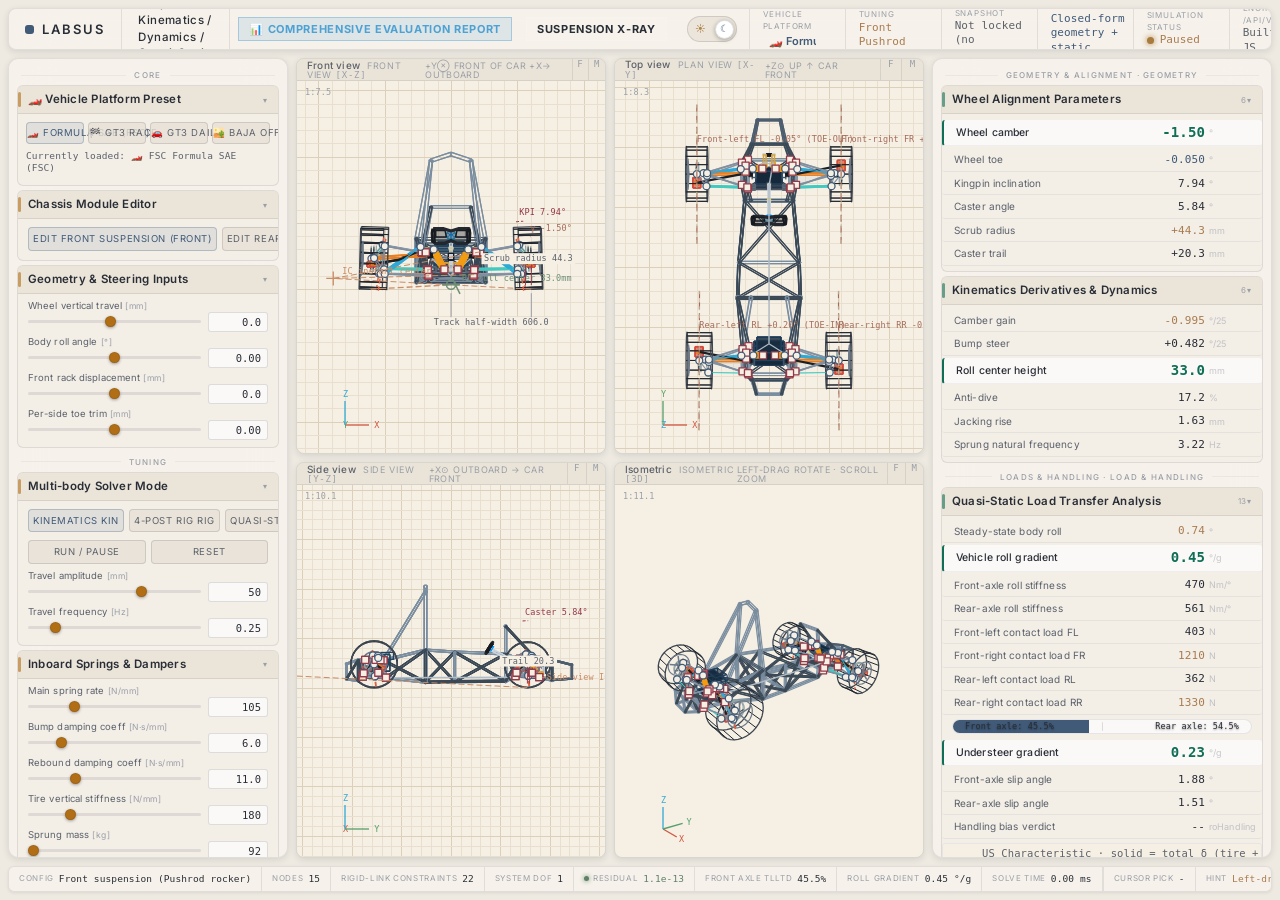
<file: LABSUS/web/dwb-pro-fullchassis.html>
<!DOCTYPE html>
<html lang="en">
<head>
<meta charset="utf-8">
<meta name="viewport" content="width=device-width,initial-scale=1">
<title>LABSUS Suspension Lab · Full-Chassis Multibody Kinematics, 4-Post Rig Dynamics & Quasi-Static Handling Analysis Platform</title>
  <link rel="preconnect" href="https://fonts.googleapis.com">
  <link rel="preconnect" href="https://fonts.gstatic.com" crossorigin>
  <link href="https://fonts.googleapis.com/css2?family=Inter:wght@400;500;600;700&display=swap" rel="stylesheet">
  <link rel="stylesheet" href="css/fullchassis.css">
</head>
<body>
<div id="app">
  <div id="tb">
    <div class="brand"><b>LABSUS</b></div>
    <div class="tt"><span>Full-Chassis High-Performance Suspension · Kinematics / Dynamics / Quasi-Static Handling Analysis Bench</span><span></span></div>
    <div class="sp"></div>
    <div style="display:flex;align-items:center;gap:6px;margin-right:8px;">
      <!-- Dynamic Test Stages moved to Left Panel -->
      <button id="evalModalBtn" class="header-action-btn eval-btn" title="View full-dimension suspension engineering evaluation and AI tuning advice">📊 Comprehensive Evaluation Report</button>
      <button id="pureSuspTg" class="header-action-btn" title="Toggle pure-suspension x-ray view (hides frame and external attachments)" style="background:rgba(255,255,255,0.06);border:1px solid rgba(255,255,255,0.12);color:var(--text);">Suspension X-Ray</button>
    </div>
    <div id="themeTg" class="theme-tg" title="Toggle light / dark mode"><i></i></div>
    <div class="cell"><i>Vehicle Platform</i>
      <select id="topVehSelect" style="background:transparent;border:none;color:var(--pri);font:600 11px var(--font-ui);cursor:pointer;outline:none;" onchange="loadVehiclePreset(this.value)">
        <option value="formula" style="background:#161B22;color:#fff;">🏎️ Formula SAE (Formula Car)</option>
        <option value="gt3" style="background:#161B22;color:#fff;">🏁 FIA GT3 (Race Mode)</option>
        <option value="gt3_sport" style="background:#161B22;color:#fff;">🚗 FIA GT3 (Daily Mode)</option>
        <option value="baja" style="background:#161B22;color:#fff;">🏜️ SAE Baja (Off-Road Racer)</option>
      </select>
    </div>
    <div class="cell"><i>Tuning</i><b class="a" id="tbArch">Front suspension PUSHROD</b></div>
    <div class="cell"><i>Baseline Snapshot</i><b id="tbBase">Not locked (no comparison)</b></div>
    <div class="cell"><i>Solver Kernel</i><b class="c" id="tbSolver">Closed-form geometry + static equilibrium</b></div>
    <div class="cell"><i>Simulation Status</i><b class="g" id="tbStateBox"><i class="dot g" id="tbStateDot"></i><span id="tbState">Running</span></b></div>
    <div class="cell"><i>Engine /api/v3</i><b id="tbEng">Built-in JS</b></div>
    <div class="cell"><i>fps</i><b id="tbFps">--</b></div>
  </div>
  <div id="main">
    <aside class="pnl" id="lp"></aside>
    <section id="vp"></section>
    <aside class="pnl" id="rp"></aside>
  </div>
  <div id="sb">
    <div class="c"><u>Config</u><b id="sbArchName">Front suspension (pushrod)</b></div>
    <div class="c"><u>Nodes</u><b id="sbNode">-</b></div>
    <div class="c"><u>Rigid-Link Constraints</u><b id="sbRig">-</b></div>
    <div class="c"><u>System DOF</u><b id="sbDof">-</b></div>
    <div class="c ok" id="sbResC"><u>Residual</u><b id="sbRes">-</b></div>
    <div class="c"><u>Front Axle TLLTD</u><b class="hl" id="sbTLLTD">52.4%</b></div>
    <div class="c"><u>Roll Gradient</u><b id="sbRollGrad">1.68 °/g</b></div>
    <div class="c"><u>Solve Time</u><b id="sbMs">-</b></div>
    <div class="sp"></div>
    <div class="c"><u>Cursor Pick</u><b id="sbCur">-</b></div>
    <div class="c hl"><u>Hint</u><b id="sbHint">Left-drag hardpoints in ortho views · snapshot a baseline (Save Baseline) anytime for multi-curve comparison</b></div>
  </div>
</div>

<!-- ================================ 综合悬架工程评价与诊断模态窗口 · Comprehensive suspension engineering evaluation & diagnostics modal ================================ -->
<div id="suspEvalModal" class="susp-eval-modal-backdrop">
  <div class="susp-eval-modal-container">
    <div class="susp-eval-header">
      <div class="susp-eval-title-group">
        <h2 class="susp-eval-title">📊 Comprehensive Suspension Performance Engineering Evaluation & Diagnostics Report</h2>
        <span class="susp-eval-subtitle" id="evalVehSubtitle">FIA GT3</span>
        <span class="susp-eval-subtitle">Overall Score: <b id="evalOverallScore">88.5</b> / 100</span>
      </div>
      <button class="susp-eval-close-btn" id="evalCloseBtn">✖ Close Report</button>
    </div>
    
    <div class="susp-eval-body">
      <!-- 左侧：六维雷达图与评分 · Left: six-dimension radar chart and scores -->
      <div class="susp-eval-col-left">
        <div class="eval-card radar-card">
          <div class="eval-card-header">
            <h3>🕸️ Six-Dimension Engineering Performance Radar</h3>
            <span class="eval-grade-badge" id="evalGradeBadge">GRADE A</span>
          </div>
          <div class="radar-container">
            <canvas id="evalRadarCanvas" width="340" height="340"></canvas>
          </div>
          <div class="eval-score-grid" id="evalDimensionScores">
            <!-- JS 动态注入六个维度的得分 · JS injects the six dimension scores -->
          </div>
        </div>

        <!-- 调校诊断与工程建议 · Tuning diagnostics and engineering advice -->
        <div class="eval-card advisor-card">
          <div class="eval-card-header">
            <h3>🛠️ Suspension Tuning Advice & Expert Diagnostics</h3>
          </div>
          <div class="eval-advice-list" id="evalAdviceList">
            <!-- 动态生成 · dynamically generated -->
          </div>
        </div>
      </div>

      <!-- 右侧：详细指标交通灯诊断矩阵 · Right: detailed traffic-light metrics matrix -->
      <div class="susp-eval-col-right">
        <div class="eval-card metrics-detail-card">
          <div class="eval-card-header">
            <h3>🎯 Core Design Metrics Traffic-Light Matrix</h3>
            <span class="metric-filter-hint">Green: ideal · Yellow: warning · Red: abnormal</span>
          </div>
          <div class="eval-metrics-grid" id="evalMetricsGrid">
            <!-- 动态注入 24 项指标卡片 · 24 metric cards injected -->
          </div>
        </div>
      </div>
    </div>
  </div>
</div>

<!-- ================================ 综合赛道测试 3D 动力学舞台模态窗口 · Comprehensive circuit-test 3D dynamics stage modal ================================ -->
<div id="circuitStageModal" class="circuit-stage-modal-backdrop">
  <!-- 2-Tier Clean Circuit Topbar (No wrapping, no overlapping, prominent lighting & sound) -->
  <div class="circuit-stage-topbar" style="background:#0d1117; border-bottom:1px solid #30363d; display:flex; flex-direction:column; z-index:10;">
    <!-- Row 1: Brand, status badges, Environment Lighting Presets, Action Buttons -->
    <div style="display:flex; justify-content:space-between; align-items:center; padding:5px 16px; border-bottom:1px solid rgba(255,255,255,0.06); gap:10px; flex-wrap:nowrap;">
      <div style="display:flex; align-items:center; gap:10px; flex-shrink:0;">
        <span class="skidpad-stage-logo" style="color:#58a6ff; display:inline-flex; align-items:center; gap:6px; font-size:13px; font-weight:800;">
          <span style="font-size:16px;">🏁</span> Shanghai International Circuit (SIC 5.45km) · F1 GRAND PRIX
        </span>
        <span id="c_hud_corner_badge" style="background:rgba(23,42,69,0.9); border:1px solid #388bfd; border-radius:999px; padding:3px 12px; color:#58a6ff; font-weight:bold; font-size:11px; letter-spacing:0.5px;">🏁 [S1] Main Straight (Start/Finish)</span>
        <span id="c_hud_gear_badge" style="background:#238636; color:#fff; border-radius:4px; padding:2px 8px; font-weight:bold; font-size:11px; font-family:monospace;">Gear 6</span>
        <span id="c_hud_drs_badge" style="background:#8957e5; color:#fff; border-radius:4px; padding:2px 8px; font-weight:bold; font-size:11px; font-family:monospace;">🟢 DRS Open</span>
        <span id="c_hud_kerb_badge" style="display:none; background:#d97706; color:#fff; border-radius:4px; padding:2px 8px; font-weight:bold; font-size:11px; font-family:monospace;">💥 Kerb Vibration</span>
      </div>

      <!-- Environment Lighting Presets - Center & Prominent! -->
      <div class="circuit-cam-group" style="display:flex; align-items:center; background:rgba(0,0,0,0.5); border:1px solid rgba(255,255,255,0.16); padding:2px 6px; border-radius:4px; gap:4px;">
        <span class="circuit-cam-label" style="color:#e6edf3; font-weight:800; font-size:11px; margin-right:4px;">💡 Lighting:</span>
        <button class="circuit-light-btn on" data-light="day" title="Bright daylight, clear sky (high contrast, crisp blue)">☀️ Daylight</button>
        <button class="circuit-light-btn" data-light="sunset" title="Cinematic sunset glow (low golden backlight, long shadows)">🌇 Sunset</button>
        <button class="circuit-light-btn" data-light="night" title="Night-race headlight mode (tall floodlights and car spotlights)">🌙 Night</button>
        <span style="width:1px; height:16px; background:rgba(255,255,255,0.15); margin:0 3px;"></span>
        <button class="circuit-light-btn on" id="circuitSceneryToggle" title="Toggle trackside stands, vegetation, billboards and run-off zones">🌲 Scenery</button>
      </div>

      <!-- Action Buttons: Sound, Pause, Exit -->
      <div style="display:flex; align-items:center; gap:8px; flex-shrink:0;">
        <button class="skidpad-action-btn circuit-sound-btn" id="engineSoundTg" title="Engine sound synthesized live with rpm / throttle / gearshift / slip states">🔊 Engine Sound OFF</button>
        <button class="skidpad-action-btn" id="circuitPlayBtn">⏸ Pause</button>
        <button class="skidpad-action-btn skidpad-exit-btn" id="circuitExitBtn" onclick="closeCircuitStage()">✖ Exit Stage</button>
      </div>
    </div>

    <!-- Row 2: Camera Views & Telemetry / Layout Controls -->
    <div style="display:flex; justify-content:space-between; align-items:center; padding:4px 16px; background:rgba(0,0,0,0.35); gap:10px; flex-wrap:nowrap;">
      <div style="display:flex; align-items:center; gap:6px;">
        <span style="font-size:11px; color:#8b949e; font-weight:700; margin-right:2px;">Cams:</span>
        <div class="circuit-cam-group">
          <button class="circuit-cam-btn on" data-cam="behind" title="Chase cam (default follow view)">🏎️ Chase</button>
          <button class="circuit-cam-btn" data-cam="cockpit" title="Cockpit first-person view">💺 Cockpit</button>
          <button class="circuit-cam-btn" data-cam="nose" title="Front nose cone & suspension links close-up">🔭 Nose Cone</button>
          <button class="circuit-cam-btn" data-cam="wheel" title="Front-right wheel travel & suspension arm close-up">🛞 Wheel</button>
          <button class="circuit-cam-btn" data-cam="rear" title="Rear-wing rearview">🏁 Wing View</button>
          <button class="circuit-cam-btn" data-cam="heli" title="Helicopter panoramic tracking">🚁 Heli</button>
          <button class="circuit-cam-btn" data-cam="tv" title="Broadcast TV camera position">📺 TV</button>
          <button class="circuit-cam-btn" data-cam="blimp" title="Diorama top-down view">🌐 Blimp</button>
        </div>
      </div>

      <div style="display:flex; align-items:center; gap:12px;">
        <div style="display:inline-flex; align-items:center; gap:10px; font-size:11px; font-family:monospace; color:#8b949e;">
          <span>S1 <b style="color:#58a6ff;">27.8s</b></span>
          <span>S2 <b style="color:#f0883e;">24.7s</b></span>
          <span>S3 <b style="color:#bc8cff;">41.5s</b></span>
          <span>Ref <b style="color:#7ee787;">1:34.00</b></span>
        </div>
        
        <!-- 面板显示/隐藏控制组 · Panel show/hide controls -->
        <div class="circuit-panel-toggles">
          <span class="c-toggle-label">Panels:</span>
          <button class="c-toggle-panel-btn on" id="btn_toggle_hud" data-panel="hud" title="Toggle bottom-left floating mini HUD (shortcut: H)">👁️ Floating HUD</button>
          <button class="c-toggle-panel-btn on" id="btn_toggle_bottom" data-panel="bottom" title="Toggle bottom quick-tune console">⚙️ Bottom Tune</button>
          <button class="c-toggle-panel-btn on" id="btn_toggle_right" data-panel="right" title="Toggle right-side full telemetry panel">📊 Right Telemetry</button>
          <span class="c-toggle-sep"></span>
          <button class="c-toggle-panel-btn" id="btn_open_telemetry_log" style="background:#1f6feb; color:#fff; border-color:#388bfd; font-weight:bold;" title="Open the MoTeC / F1 professional telemetry waveform LOG dashboard (shortcut: L)">📈 Telemetry LOG</button>
          <span class="c-toggle-sep"></span>
          <button class="c-toggle-panel-btn" id="btn_toggle_fullscreen" title="One-click clean fullscreen circuit / restore panels (shortcut: F)">🔲 Clean Fullscreen</button>
        </div>
      </div>
    </div>
  </div>

  <!-- 主体工作区 (3-Pane Grid: 3D视口 68%x67%, 底部控制台 68%x33%, 右侧遥测HUD 32%x100%) · Main workspace (3-pane grid: 3D viewport 68%x67%, bottom console 68%x33%, right telemetry HUD 32%x100%) -->
  <div class="circuit-stage-workspace">
    <!-- 左侧主列 (68% 宽) · Left column (68% wide) -->
    <div class="circuit-left-column">
      <!-- 左上: 3D 赛道视口 (67% 高) · Top-left: 3D circuit viewport (67% high) -->
      <div class="circuit-3d-viewport">
        <canvas id="circuitCanvas" tabindex="0"></canvas>
        
        <!-- 左下角悬浮 mini 实时遥测 HUD · Bottom-left floating mini live telemetry HUD -->
        <div id="circuitHUD" class="circuit-mini-hud">
          <div class="circuit-mini-hud-header">
            <span>🏎️ Live Circuit Brief</span>
            <span id="c_hud_sector_badge" class="circuit-sec-badge">SECTOR 1</span>
          </div>
          <div class="circuit-mini-hud-row"><span>Location</span><b id="c_hud_turn">Start-Finish Straight</b></div>
          <div class="circuit-mini-hud-row"><span>Speed</span><b id="c_hud_v" style="color:#7ee787; font-size:14px;">0.0 km/h</b></div>
          <div class="circuit-mini-hud-row"><span>Target V</span><b id="c_hud_vtar" style="color:#79c0ff;">0.0 km/h</b></div>
          <div class="circuit-mini-hud-row"><span>Lateral G</span><b id="c_hud_ay">0.00 g</b></div>
          <div class="circuit-mini-hud-row"><span>Gear</span><b id="c_hud_gear" style="color:#f2cc60;">Gear 6</b></div>
          <div class="circuit-mini-hud-row"><span>Throttle/Brake</span><span><b id="c_hud_thr" style="color:#ff7b72;">0%</b> / <b id="c_hud_brk" style="color:#f2cc60;">0%</b></span></div>
          <div class="circuit-mini-hud-row"><span>Line Deviation</span><b id="c_hud_err">0.00 m</b></div>
          <div class="circuit-mini-hud-row"><span>Laps/Off-Track/Penalty</span><b id="c_hud_lap">L-</b></div>
        </div>
      </div>

      <!-- 左下: 赛车快速调校与调试控制台 (33% 高) · Bottom-left: quick tune & debug console (33% high) -->
      <div class="circuit-tuning-console">
        <!-- 控制台分组 1: 车型平台切换 · Console group 1: vehicle platform switch -->
        <div class="c-tune-group">
          <div class="c-tune-group-title">🏎️ Quick Vehicle Platform Switch</div>
          <div class="c-veh-grid">
            <button class="c-veh-btn on" data-veh="formula" id="c_veh_formula">
              <span class="c-veh-icon">🏎️</span>
              <span class="c-veh-name">Formula Car</span>
              <span class="c-veh-desc">235kg pushrod, high-frequency</span>
            </button>
            <button class="c-veh-btn" data-veh="gt3" id="c_veh_gt3">
              <span class="c-veh-icon">🏎️</span>
              <span class="c-veh-name">FIA GT3 Racer</span>
              <span class="c-veh-desc">1250kg large-bore ARB</span>
            </button>
            <button class="c-veh-btn" data-veh="gt3_sport" id="c_veh_gt3_sport">
              <span class="c-veh-icon">🚗</span>
              <span class="c-veh-name">GT3 Road Sport</span>
              <span class="c-veh-desc">1350kg ride-balanced</span>
            </button>
            <button class="c-veh-btn" data-veh="baja" id="c_veh_baja">
              <span class="c-veh-icon">🚜</span>
              <span class="c-veh-name">Baja Off-Roader</span>
              <span class="c-veh-desc">long-travel all-terrain</span>
            </button>
          </div>
        </div>

        <!-- 控制台分组 2: 驾驶风格激进度 · Console group 2: driving aggressiveness -->
        <div class="c-tune-group">
          <div class="c-tune-group-title">⚡ Autopilot Aggressiveness</div>
          <div class="c-aggr-tabs">
            <button class="c-aggr-btn" data-aggr="0.65" id="c_aggr_safe">🟢 Conservative (0.65μ)</button>
            <button class="c-aggr-btn on" data-aggr="0.78" id="c_aggr_std">🟡 Standard Race (0.78μ)</button>
            <button class="c-aggr-btn" data-aggr="0.90" id="c_aggr_aggr">🟠 Aggressive (0.90μ)</button>
            <button class="c-aggr-btn" data-aggr="0.98" id="c_aggr_limit">🔴 Qualifying Limit (0.98μ)</button>
          </div>
          <div class="c-tune-slider-row" style="margin-top:6px;">
            <label>Aggressiveness trim:</label>
            <input type="range" id="c_slider_aggr" min="0.60" max="1.05" step="0.01" value="0.78">
            <span id="c_val_aggr" class="c-slider-val">0.78 μ</span>
          </div>
        </div>

        <!-- 控制台分组 3: 实时底盘与电控微调 · Console group 3: live chassis & controls fine-tune -->
        <div class="c-tune-group">
          <div class="c-tune-group-title">🛠️ Live Chassis Quick Tune</div>
          <div class="c-tune-sliders-grid">
            <div class="c-tune-slider-item">
              <label>Front Spring Rate (F-Spring)</label>
              <input type="range" id="c_slider_k_f" min="-30" max="30" step="5" value="0">
              <span id="c_val_k_f" class="c-slider-val">Baseline (0%)</span>
            </div>
            <div class="c-tune-slider-item">
              <label>Rear Spring Rate (R-Spring)</label>
              <input type="range" id="c_slider_k_r" min="-30" max="30" step="5" value="0">
              <span id="c_val_k_r" class="c-slider-val">Baseline (0%)</span>
            </div>
            <div class="c-tune-slider-item">
              <label>Brake Bias</label>
              <input type="range" id="c_slider_bbias" min="50" max="70" step="1" value="58">
              <span id="c_val_bbias" class="c-slider-val">58% Front / 42% Rear</span>
            </div>
            <div class="c-tune-slider-item">
              <label>TCS Level</label>
              <input type="range" id="c_slider_tcs" min="0" max="5" step="1" value="2">
              <span id="c_val_tcs" class="c-slider-val">Level 2 (moderate)</span>
            </div>
          </div>
        </div>

        <!-- 控制台分组 4: 辅助与环境 · Console group 4: assists & environment -->
        <div class="c-tune-group compact">
          <div class="c-tune-group-title">🚦 Circuit Controls & Assists</div>
          <div class="c-ctrl-stack">
            <button class="c-ctrl-btn" id="c_btn_autopilot" style="background:#238636; color:#fff;">🤖 AutoPilot: On</button>
            <button class="c-ctrl-btn" id="c_btn_respawn">🔄 Reset Start</button>
          </div>
          <div class="c-tune-slider-row">
            <label>Surface Grip μ:</label>
            <input type="range" id="c_slider_mu" min="0.50" max="1.45" step="0.05" value="1.25">
            <span id="c_val_mu" class="c-slider-val">1.25 (dry)</span>
          </div>
        </div>
      </div>
    </div>

    <!-- 右侧纵向专业遥测 HUD 面板 (32% 宽, 100% 高) · Right vertical professional telemetry HUD panel (32% wide, 100% high) -->
    <div class="circuit-right-column">
      <!-- 遥测分页导航栏 (类似参考图: < 页面名称 >) · Telemetry pager bar (reference-style: < page name >) -->
      <div class="c-tel-header">
        <button class="c-tel-nav-btn" id="c_tel_prev" title="Previous telemetry page">◀</button>
        <div class="c-tel-title-container">
          <span class="c-tel-title-badge">TELEMETRY</span>
          <span id="c_tel_title_text" class="c-tel-title-text">General</span>
        </div>
        <button class="c-tel-nav-btn" id="c_tel_next" title="Next telemetry page">▶</button>
      </div>

      <!-- 遥测 Tab 快捷药丸切换 · Telemetry tab quick pills -->
      <div class="c-tel-pills">
        <button class="c-tel-pill on" data-tab="general">General</button>
        <button class="c-tel-pill" data-tab="friction">Tire Friction</button>
        <button class="c-tel-pill" data-tab="suspension">Suspension</button>
        <button class="c-tel-pill" data-tab="gmeter">Body Acceleration</button>
        <button class="c-tel-pill" data-tab="tires">Tire Detail</button>
        <button class="c-tel-pill" data-tab="temp">Tire Temp</button>
        <button class="c-tel-pill" data-tab="damage">Damage & Wear</button>
      </div>

      <!-- 遥测内容视窗容器 · Telemetry content viewport container -->
      <div class="c-tel-content">
        <!-- 1. 一般 (General Telemetry) · General telemetry view -->
        <div class="c-tel-view on" id="tel_view_general">
          <div class="c-tel-general-grid">
            <div class="c-tg-left">
              <div class="c-tg-box-main">
                <div class="c-tg-field">
                  <span class="c-tg-label">Speed KM/H</span>
                  <span class="c-tg-val-huge" id="tg_val_speed">0</span>
                </div>
                <div class="c-tg-field">
                  <span class="c-tg-label">Gear</span>
                  <span class="c-tg-val-huge" id="tg_val_gear">N</span>
                </div>
              </div>
              <div class="c-tg-row"><span>RPM</span><b id="tg_val_rpm">0.0</b></div>
              <div class="c-tg-row"><span>Power KW</span><b id="tg_val_pwr">0</b></div>
              <div class="c-tg-row"><span>Torque N·m</span><b id="tg_val_trq">0.0</b></div>
              <div class="c-tg-row"><span>Boost/Load BAR</span><b id="tg_val_boost">0.00</b></div>
            </div>
            <div class="c-tg-right">
              <div class="c-tg-steer-box">
                <span class="c-tg-label">Steering Angle</span>
                <canvas id="tg_steer_canvas" width="100" height="70"></canvas>
                <b id="tg_val_steer">0.0°</b>
              </div>
              <div class="c-tg-pedal-box">
                <div class="c-pedal-item">
                  <span class="c-pedal-label">Clutch %</span>
                  <div class="c-pedal-bar-bg"><div class="c-pedal-bar-fill" id="tg_bar_clutch" style="height:0%;"></div></div>
                  <b id="tg_val_clutch" title="Not connected: clutch pedal not modeled">—</b>
                </div>
                <div class="c-pedal-item">
                  <span class="c-pedal-label">Throttle %</span>
                  <div class="c-pedal-bar-bg"><div class="c-pedal-bar-fill c-bar-thr" id="tg_bar_thr" style="height:0%;"></div></div>
                  <b id="tg_val_throttle">0.0</b>
                </div>
                <div class="c-pedal-item">
                  <span class="c-pedal-label">Handbrake %</span>
                  <div class="c-pedal-bar-bg"><div class="c-pedal-bar-fill" id="tg_bar_hb" style="height:0%;" title="Not connected: handbrake pedal not modeled"></div></div>
                  <b id="tg_val_hb" title="Not connected: handbrake pedal not modeled">—</b>
                </div>
                <div class="c-pedal-item">
                  <span class="c-pedal-label">Brake %</span>
                  <div class="c-pedal-bar-bg"><div class="c-pedal-bar-fill c-bar-brk" id="tg_bar_brk" style="height:0%;"></div></div>
                  <b id="tg_val_brake">0.0</b>
                </div>
              </div>
            </div>
          </div>
        </div>

        <!-- 2. 轮胎摩擦力 (Traction Friction Circles) · Tire friction circles -->
        <div class="c-tel-view" id="tel_view_friction">
          <div class="c-four-corners-grid">
            <!-- 左前 FL · Front-left FL -->
            <div class="c-corner-card">
              <div class="c-corner-header"><span>Front Left (FL)</span><span class="c-util-val" id="fric_util_fl">0%</span></div>
              <canvas class="c-fric-circle" id="fric_cv_fl" width="110" height="110"></canvas>
            </div>
            <!-- 右前 FR · Front-right FR -->
            <div class="c-corner-card">
              <div class="c-corner-header"><span>Front Right (FR)</span><span class="c-util-val" id="fric_util_fr">0%</span></div>
              <canvas class="c-fric-circle" id="fric_cv_fr" width="110" height="110"></canvas>
            </div>
            <!-- 左后 RL · Rear-left RL -->
            <div class="c-corner-card">
              <div class="c-corner-header"><span>Rear Left (RL)</span><span class="c-util-val" id="fric_util_rl">0%</span></div>
              <canvas class="c-fric-circle" id="fric_cv_rl" width="110" height="110"></canvas>
            </div>
            <!-- 右后 RR · Rear-right RR -->
            <div class="c-corner-card">
              <div class="c-corner-header"><span>Rear Right (RR)</span><span class="c-util-val" id="fric_util_rr">0%</span></div>
              <canvas class="c-fric-circle" id="fric_cv_rr" width="110" height="110"></canvas>
            </div>
          </div>
        </div>

        <!-- 3. 悬挂系统 (Suspension System) · Suspension system view -->
        <div class="c-tel-view" id="tel_view_suspension">
          <div class="c-four-corners-grid">
            <!-- 左前 FL · Front-left FL -->
            <div class="c-corner-card c-susp-card">
              <div class="c-corner-header"><span>Front Left (FL)</span><span>Disp <b id="susp_disp_fl">0.00</b></span></div>
              <div class="c-susp-body">
                <svg class="c-spring-svg" viewBox="0 0 24 60"><path d="M12,0 L12,8 L4,14 L20,20 L4,26 L20,32 L4,38 L20,44 L12,50 L12,60" fill="none" stroke="#f1c40f" stroke-width="2.5" stroke-linecap="round"/></svg>
                <div class="c-susp-bar-bg"><div class="c-susp-bar-fill" id="susp_bar_fl"></div></div>
                <div class="c-susp-fz">Load: <b id="susp_fz_fl">0 N</b></div>
              </div>
            </div>
            <!-- 右前 FR · Front-right FR -->
            <div class="c-corner-card c-susp-card">
              <div class="c-corner-header"><span>Front Right (FR)</span><span>Disp <b id="susp_disp_fr">0.00</b></span></div>
              <div class="c-susp-body">
                <svg class="c-spring-svg" viewBox="0 0 24 60"><path d="M12,0 L12,8 L4,14 L20,20 L4,26 L20,32 L4,38 L20,44 L12,50 L12,60" fill="none" stroke="#f1c40f" stroke-width="2.5" stroke-linecap="round"/></svg>
                <div class="c-susp-bar-bg"><div class="c-susp-bar-fill" id="susp_bar_fr"></div></div>
                <div class="c-susp-fz">Load: <b id="susp_fz_fr">0 N</b></div>
              </div>
            </div>
            <!-- 左后 RL · Rear-left RL -->
            <div class="c-corner-card c-susp-card">
              <div class="c-corner-header"><span>Rear Left (RL)</span><span>Disp <b id="susp_disp_rl">0.00</b></span></div>
              <div class="c-susp-body">
                <svg class="c-spring-svg" viewBox="0 0 24 60"><path d="M12,0 L12,8 L4,14 L20,20 L4,26 L20,32 L4,38 L20,44 L12,50 L12,60" fill="none" stroke="#f1c40f" stroke-width="2.5" stroke-linecap="round"/></svg>
                <div class="c-susp-bar-bg"><div class="c-susp-bar-fill" id="susp_bar_rl"></div></div>
                <div class="c-susp-fz">Load: <b id="susp_fz_rl">0 N</b></div>
              </div>
            </div>
            <!-- 右后 RR · Rear-right RR -->
            <div class="c-corner-card c-susp-card">
              <div class="c-corner-header"><span>Rear Right (RR)</span><span>Disp <b id="susp_disp_rr">0.00</b></span></div>
              <div class="c-susp-body">
                <svg class="c-spring-svg" viewBox="0 0 24 60"><path d="M12,0 L12,8 L4,14 L20,20 L4,26 L20,32 L4,38 L20,44 L12,50 L12,60" fill="none" stroke="#f1c40f" stroke-width="2.5" stroke-linecap="round"/></svg>
                <div class="c-susp-bar-bg"><div class="c-susp-bar-fill" id="susp_bar_rr"></div></div>
                <div class="c-susp-fz">Load: <b id="susp_fz_rr">0 N</b></div>
              </div>
            </div>
          </div>
        </div>

        <!-- 4. 车身加速度 (Body Acceleration & G-Meter) · Body acceleration & G-meter -->
        <div class="c-tel-view" id="tel_view_gmeter">
          <div class="c-gmeter-box">
            <canvas id="gmeter_canvas" width="220" height="220"></canvas>
            <div class="c-gmeter-readouts">
              <div class="c-gm-item"><span class="c-gm-lbl">Total G</span><b class="c-gm-val" id="gm_val_total">0.00 g</b></div>
              <div class="c-gm-item"><span class="c-gm-lbl">Lateral Ay</span><b class="c-gm-val" id="gm_val_ay">0.00 g</b></div>
              <div class="c-gm-item"><span class="c-gm-lbl">Longitudinal Ax</span><b class="c-gm-val" id="gm_val_ax">0.00 g</b></div>
              <div class="c-gm-item"><span class="c-gm-lbl">Yaw Rate</span><b class="c-gm-val" id="gm_val_yaw">0.00 rad/s</b></div>
            </div>
          </div>
        </div>

        <!-- 5. 其他轮胎数据 (Tires Detail) · Tire detail view -->
        <div class="c-tel-view" id="tel_view_tires">
          <div class="c-four-corners-grid">
            <!-- 左前 FL · Front-left FL -->
            <div class="c-corner-card c-tires-card">
              <div class="c-corner-header"><span>Front Left (FL)</span></div>
              <div class="c-tire-data-grid">
                <div><span>Temp</span><b id="td_temp_fl">98.5 °C</b></div>
                <div><span>Pressure</span><b id="td_prs_fl">2.45 BAR</b></div>
                <div><span>Speed</span><b id="td_spd_fl">0 km/h</b></div>
                <div><span>Camber</span><b id="td_cam_fl">-2.15°</b></div>
                <div><span>Slip Ratio</span><b id="td_slip_fl">0.0%</b></div>
                <div><span>Wear</span><b id="td_wear_fl" title="Not connected: tire temp/wear model not implemented (R-0905b fidelity list)">—</b></div>
              </div>
            </div>
            <!-- 右前 FR · Front-right FR -->
            <div class="c-corner-card c-tires-card">
              <div class="c-corner-header"><span>Front Right (FR)</span></div>
              <div class="c-tire-data-grid">
                <div><span>Temp</span><b id="td_temp_fr">98.5 °C</b></div>
                <div><span>Pressure</span><b id="td_prs_fr">2.45 BAR</b></div>
                <div><span>Speed</span><b id="td_spd_fr">0 km/h</b></div>
                <div><span>Camber</span><b id="td_cam_fr">-2.15°</b></div>
                <div><span>Slip Ratio</span><b id="td_slip_fr">0.0%</b></div>
                <div><span>Wear</span><b id="td_wear_fr" title="Not connected: tire temp/wear model not implemented (R-0905b fidelity list)">—</b></div>
              </div>
            </div>
            <!-- 左后 RL · Rear-left RL -->
            <div class="c-corner-card c-tires-card">
              <div class="c-corner-header"><span>Rear Left (RL)</span></div>
              <div class="c-tire-data-grid">
                <div><span>Temp</span><b id="td_temp_rl">96.0 °C</b></div>
                <div><span>Pressure</span><b id="td_prs_rl">2.65 BAR</b></div>
                <div><span>Speed</span><b id="td_spd_rl">0 km/h</b></div>
                <div><span>Camber</span><b id="td_cam_rl">-1.85°</b></div>
                <div><span>Slip Ratio</span><b id="td_slip_rl">0.0%</b></div>
                <div><span>Wear</span><b id="td_wear_rl" title="Not connected: tire temp/wear model not implemented (R-0905b fidelity list)">—</b></div>
              </div>
            </div>
            <!-- 右后 RR · Rear-right RR -->
            <div class="c-corner-card c-tires-card">
              <div class="c-corner-header"><span>Rear Right (RR)</span></div>
              <div class="c-tire-data-grid">
                <div><span>Temp</span><b id="td_temp_rr">96.0 °C</b></div>
                <div><span>Pressure</span><b id="td_prs_rr">2.65 BAR</b></div>
                <div><span>Speed</span><b id="td_spd_rr">0 km/h</b></div>
                <div><span>Camber</span><b id="td_cam_rr">-1.85°</b></div>
                <div><span>Slip Ratio</span><b id="td_slip_rr">0.0%</b></div>
                <div><span>Wear</span><b id="td_wear_rr" title="Not connected: tire temp/wear model not implemented (R-0905b fidelity list)">—</b></div>
              </div>
            </div>
          </div>
        </div>

        <!-- 6. 轮胎温度三分区 I/M/O (Tire Temp) · Tire temp inner/mid/outer -->
        <div class="c-tel-view" id="tel_view_temp">
          <div class="c-four-corners-grid">
            <!-- 左前 FL · Front-left FL -->
            <div class="c-corner-card c-temp-card">
              <div class="c-corner-header"><span>Front Left (FL)</span></div>
              <div class="c-imo-box">
                <div class="c-imo-col"><span class="c-imo-lbl">Inner</span><div class="c-imo-block" id="imo_bl_fl_i"></div><b id="imo_v_fl_i">100.4°C</b></div>
                <div class="c-imo-col"><span class="c-imo-lbl">Mid</span><div class="c-imo-block" id="imo_bl_fl_m"></div><b id="imo_v_fl_m">100.2°C</b></div>
                <div class="c-imo-col"><span class="c-imo-lbl">Outer</span><div class="c-imo-block" id="imo_bl_fl_o"></div><b id="imo_v_fl_o">100.0°C</b></div>
              </div>
            </div>
            <!-- 右前 FR · Front-right FR -->
            <div class="c-corner-card c-temp-card">
              <div class="c-corner-header"><span>Front Right (FR)</span></div>
              <div class="c-imo-box">
                <div class="c-imo-col"><span class="c-imo-lbl">Inner</span><div class="c-imo-block" id="imo_bl_fr_i"></div><b id="imo_v_fr_i">100.4°C</b></div>
                <div class="c-imo-col"><span class="c-imo-lbl">Mid</span><div class="c-imo-block" id="imo_bl_fr_m"></div><b id="imo_v_fr_m">100.2°C</b></div>
                <div class="c-imo-col"><span class="c-imo-lbl">Outer</span><div class="c-imo-block" id="imo_bl_fr_o"></div><b id="imo_v_fr_o">100.0°C</b></div>
              </div>
            </div>
            <!-- 左后 RL · Rear-left RL -->
            <div class="c-corner-card c-temp-card">
              <div class="c-corner-header"><span>Rear Left (RL)</span></div>
              <div class="c-imo-box">
                <div class="c-imo-col"><span class="c-imo-lbl">Inner</span><div class="c-imo-block" id="imo_bl_rl_i"></div><b id="imo_v_rl_i">98.0°C</b></div>
                <div class="c-imo-col"><span class="c-imo-lbl">Mid</span><div class="c-imo-block" id="imo_bl_rl_m"></div><b id="imo_v_rl_m">96.3°C</b></div>
                <div class="c-imo-col"><span class="c-imo-lbl">Outer</span><div class="c-imo-block" id="imo_bl_rl_o"></div><b id="imo_v_rl_o">95.3°C</b></div>
              </div>
            </div>
            <!-- 右后 RR · Rear-right RR -->
            <div class="c-corner-card c-temp-card">
              <div class="c-corner-header"><span>Rear Right (RR)</span></div>
              <div class="c-imo-box">
                <div class="c-imo-col"><span class="c-imo-lbl">Inner</span><div class="c-imo-block" id="imo_bl_rr_i"></div><b id="imo_v_rr_i">97.3°C</b></div>
                <div class="c-imo-col"><span class="c-imo-lbl">Mid</span><div class="c-imo-block" id="imo_bl_rr_m"></div><b id="imo_v_rr_m">97.0°C</b></div>
                <div class="c-imo-col"><span class="c-imo-lbl">Outer</span><div class="c-imo-block" id="imo_bl_rr_o"></div><b id="imo_v_rr_o">97.4°C</b></div>
              </div>
            </div>
          </div>
        </div>

        <!-- 7. 损坏与损耗 (Damage & Wear) · Damage & wear view -->
        <div class="c-tel-view" id="tel_view_damage">
          <div class="c-damage-container">
            <div class="c-damage-car-wireframe">
              <div class="c-dm-wheel c-dm-fl"><span class="c-dm-lbl">FL</span><b id="dm_val_fl" title="Not connected: damage/wear model not implemented; only fuel accumulation runs">—</b></div>
              <div class="c-dm-wheel c-dm-fr"><span class="c-dm-lbl">FR</span><b id="dm_val_fr" title="Not connected: damage/wear model not implemented; only fuel accumulation runs">—</b></div>
              <div class="c-dm-body-shape"></div>
              <div class="c-dm-wheel c-dm-rl"><span class="c-dm-lbl">RL</span><b id="dm_val_rl" title="Not connected: damage/wear model not implemented; only fuel accumulation runs">—</b></div>
              <div class="c-dm-wheel c-dm-rr"><span class="c-dm-lbl">RR</span><b id="dm_val_rr" title="Not connected: damage/wear model not implemented; only fuel accumulation runs">—</b></div>
            </div>
            <div class="c-damage-list">
              <div class="c-dm-item"><span>Steering System %</span><b id="dm_val_steer" title="Not connected: cumulative damage model not implemented">—</b></div>
              <div class="c-dm-item"><span>E-Drive/Engine %</span><b id="dm_val_engine" title="Not connected: cumulative damage model not implemented">—</b></div>
              <div class="c-dm-item"><span>Clutch %</span><b id="dm_val_clutch" title="Not connected: cumulative damage model not implemented">—</b></div>
              <div class="c-dm-item"><span>Gearbox %</span><b id="dm_val_gear" title="Not connected: cumulative damage model not implemented">—</b></div>
              <div class="c-dm-item"><span>Suspension Links %</span><b id="dm_val_susp" title="Not connected: cumulative damage model not implemented">—</b></div>
              <div class="c-dm-item"><span>Battery/Fuel %</span><b id="dm_val_fuel" style="color:#7ee787;">96.5</b></div>
            </div>
          </div>
        </div>
      </div>
    </div>
  </div>
</div>

<!-- ================================ MoTeC i2 Pro 专业赛车遥测数据分析看板 · MoTeC i2 Pro professional race telemetry analysis dashboard ================================ -->
<div id="circuitTelemetryLogModal" class="circuit-telemetry-modal-backdrop">
  <!-- 顶部状态与控制工具栏 · Top status & control toolbar -->
  <div class="c-tel-header">
    <div class="c-tel-title-box">
      <span class="c-tel-badge">MoTeC i2 PRO</span>
      <span class="c-tel-title">📊 Race Engineering Telemetry Analysis Dashboard · SHANGHAI GP TELEMETRY LOG</span>
    </div>
    
    <div class="c-tel-stats-bar">
      <span class="c-tel-stat-item">Lap Time: <b id="tl_stat_laptime">--:--.---</b></span>
      <span class="c-tel-stat-item">Top Speed: <b id="tl_stat_vmax">0.0 km/h</b></span>
      <span class="c-tel-stat-item">Max Lateral G: <b id="tl_stat_aymax">0.00 g</b></span>
      <span class="c-tel-stat-item">Lap Distance: <b id="tl_stat_dist">5,450 m</b></span>
    </div>
    
    <div class="c-tel-actions">
      <!-- X轴基准切换 · X-axis reference switch -->
      <div style="display:flex; background:rgba(255,255,255,0.06); border-radius:4px; padding:2px; margin-right:6px;">
        <button class="c-tel-btn active" id="tl_btn_axis_dist" title="Plot by circuit distance (0 ~ 5450m)">🛣️ Distance Axis</button>
        <button class="c-tel-btn" id="tl_btn_axis_time" title="Plot by elapsed time (0 ~ 95s)">⏱️ Time Axis</button>
      </div>

      <!-- 数据源选择 · Data source selection -->
      <div style="display:flex; background:rgba(255,255,255,0.06); border-radius:4px; padding:2px; margin-right:6px;">
        <button class="c-tel-btn active" id="tl_btn_src_current" title="Current live lap data">🔴 Current Lap</button>
        <button class="c-tel-btn" id="tl_btn_src_best" title="Best-lap reference data">🟢 Best Lap</button>
      </div>

      <!-- 导出CSV · Export CSV -->
      <button class="c-tel-btn c-tel-btn-export" id="tl_btn_export_csv" title="Export data in professional MoTeC / CSV format">💾 Export CSV</button>
      <!-- 关闭 · Close -->
      <button class="c-tel-btn c-tel-btn-close" id="tl_btn_close" title="Exit telemetry analysis (shortcut: L / Esc)">✖ Close</button>
    </div>
  </div>

  <!-- 通道图例与可见性控制条 · Channel legend & visibility bar -->
  <div class="c-tel-channel-bar">
    <span style="color:#8b949e; margin-right:4px;">Channels:</span>
    <span class="c-tel-chan-tag" data-ch="speed" style="background:rgba(56,189,248,0.15); color:#38bdf8; border-color:#38bdf8;">📈 Speed (km/h) / Target Speed</span>
    <span class="c-tel-chan-tag" data-ch="pedals" style="background:rgba(34,197,94,0.15); color:#4ade80; border-color:#22c55e;">Throttle / Brake / Steering</span>
    <span class="c-tel-chan-tag" data-ch="accel" style="background:rgba(245,158,11,0.15); color:#fbbf24; border-color:#f59e0b;">⚡ Lateral G (ay) / Longitudinal G (ax)</span>
    <span class="c-tel-chan-tag" data-ch="susp" style="background:rgba(20,184,166,0.15); color:#2dd4bf; border-color:#14b8a6;">🛞 Four-Wheel Damper Travel (mm) & Kerbs</span>
    <span class="c-tel-chan-tag" data-ch="loads" style="background:rgba(244,63,94,0.15); color:#fb7185; border-color:#f43f5e;">⚖️ Four-Wheel Vertical Load Fz (N)</span>
    <span class="c-tel-chan-tag" data-ch="kc" style="background:rgba(168,85,247,0.15); color:#c084fc; border-color:#a855f7;">📐 K&C Camber (°) / Toe (°)</span>
  </div>

  <!-- 主图表画布区 · Main chart canvas area -->
  <div class="c-tel-main">
    <div class="c-tel-canvas-container">
      <canvas id="telemetryLogCanvas"></canvas>
      
      <!-- 鼠标探针数值浮动 HUD · Mouse-probe floating HUD -->
      <div id="telemetryCursorTooltip" class="c-tel-cursor-tooltip">
        <div class="c-tel-cursor-row" style="border-bottom:1px solid rgba(255,255,255,0.12); padding-bottom:4px; margin-bottom:6px;">
          <span id="tl_tip_pos" style="color:#58a6ff; font-weight:bold;">📍 Distance: 1250 m (T1 Apex)</span>
          <span id="tl_tip_time" style="color:#8b949e;">⏱️ 22.45s</span>
        </div>
        <div class="c-tel-cursor-row"><span class="c-tel-cursor-label">Speed / Target:</span><span class="c-tel-cursor-val" id="tl_tip_speed" style="color:#38bdf8;">145.2 / 148.0 km/h</span></div>
        <div class="c-tel-cursor-row"><span class="c-tel-cursor-label">Throttle / Brake / Gear:</span><span class="c-tel-cursor-val" id="tl_tip_pedals">🟢 85% / 🔴 0% (Gear 4)</span></div>
        <div class="c-tel-cursor-row"><span class="c-tel-cursor-label">Steering Angle:</span><span class="c-tel-cursor-val" id="tl_tip_steer" style="color:#60a5fa;">+12.4°</span></div>
        <div class="c-tel-cursor-row"><span class="c-tel-cursor-label">Lateral / Longitudinal G:</span><span class="c-tel-cursor-val" id="tl_tip_g" style="color:#fbbf24;">1.85 g / +0.42 g</span></div>
        <div class="c-tel-cursor-row"><span class="c-tel-cursor-label">Suspension Travel FL/FR:</span><span class="c-tel-cursor-val" id="tl_tip_tr_f" style="color:#2dd4bf;">+18.2 / -12.4 mm</span></div>
        <div class="c-tel-cursor-row"><span class="c-tel-cursor-label">Suspension Travel RL/RR:</span><span class="c-tel-cursor-val" id="tl_tip_tr_r" style="color:#fb7185;">+14.5 / -8.6 mm</span></div>
        <div class="c-tel-cursor-row"><span class="c-tel-cursor-label">Four-Wheel Vertical Load Fz:</span><span class="c-tel-cursor-val" id="tl_tip_fz">4200 / 1250 / 3800 / 1550 N</span></div>
        <div class="c-tel-cursor-row"><span class="c-tel-cursor-label">Camber / Toe (FL):</span><span class="c-tel-cursor-val" id="tl_tip_kc" style="color:#c084fc;">-3.45° / +0.18°</span></div>
      </div>
    </div>
  </div>
</div>

<!-- ================================ 定圆绕环测试 3D 动力学舞台模态窗口 · Constant-radius skidpad 3D dynamics stage modal ================================ -->
<div id="skidpadStageModal" class="skidpad-stage-modal-backdrop">
  <div class="skidpad-stage-topbar">
    <div class="skidpad-top-left">
      <span class="skidpad-stage-logo">⭕ Constant-Radius Skidpad Dynamics Stage</span>
      <!-- 多机位切换按钮组 · Camera preset switch group -->
      <div class="skidpad-cam-group">
        <button class="skidpad-cam-btn on" data-cam="behind">🏎️ Chase</button>
        <button class="skidpad-cam-btn" data-cam="blimp">🚁 Aerial</button>
        <button class="skidpad-cam-btn" data-cam="outer">📐 Outer Susp</button>
        <button class="skidpad-cam-btn" data-cam="center">🎯 Center Podium</button>
        <button class="skidpad-cam-btn" data-cam="cockpit">💺 Cockpit</button>
      </div>
    </div>
    
    <div class="skidpad-top-right">
      <div class="skidpad-control-item">
        <label>Radius</label>
        <input type="range" id="skidpadRadiusSlider" min="10" max="45" value="15.25" step="0.25">
        <b id="skidpadRadiusVal">15.25 m</b>
      </div>
      <div class="skidpad-control-item">
        <label>Speed</label>
        <input type="range" id="skidpadSpeedSlider" min="15" max="110" value="45" step="1">
        <b id="skidpadSpeedVal">45 km/h</b>
      </div>
      <div class="skidpad-control-item">
        <label>Mode</label>
        <select id="skidpadModeSelect" class="skidpad-select">
          <option value="steady">🎯 Cruise</option>
          <option value="sweep">📈 Grip Limit Sweep</option>
        </select>
      </div>
      <div class="skidpad-control-item">
        <label>Rotation Direction</label>
        <button class="skidpad-dir-btn" id="skidpadDirBtn">🔄 CCW</button>
      </div>
      <button class="skidpad-action-btn" id="skidpadPlayBtn">⏸ Pause</button>
      <button class="skidpad-action-btn skidpad-exit-btn" id="skidpadExitBtn">✖ Exit Stage</button>
    </div>
  </div>

  <div class="skidpad-stage-main">
    <canvas id="skidpadCanvas"></canvas>

    <!-- 实时遥测 HUD · Live telemetry HUD -->
    <div class="skidpad-hud-overlay">
      <div class="skidpad-hud-card">
        <div class="skidpad-hud-row">
          <span>🏎️ Vehicle Platform</span>
          <b id="skidpadVehName">Formula SAE</b>
        </div>
        <div class="skidpad-hud-row">
          <span>⏱️ Lap Time / Laps</span>
          <b class="hl" id="skidpadHudLap">-- s (Lap 0)</b>
        </div>
        <div class="skidpad-hud-row">
          <span>🏁 Cornering Speed / Angular Rate</span>
          <b class="hl" id="skidpadHudSpeed">45.0 km/h (0.82 rad/s)</b>
        </div>
        <div class="skidpad-hud-row">
          <span>🔄 Lateral Centripetal Accel (ay)</span>
          <b class="warn" id="skidpadHudAy">1.04 g (78.5% grip usage)</b>
        </div>
        <div class="skidpad-hud-row">
          <span>⚖️ L/R Wheel Load Transfer (Inner / Outer)</span>
          <b id="skidpadHudLoadSplit">28.4% / 71.6%</b>
        </div>
        <div class="skidpad-hud-row">
          <span>📐 Body Roll Angle</span>
          <b id="skidpadHudRoll">+1.65°</b>
        </div>
        <div class="skidpad-hud-row">
          <span>🧭 Handling Steer Character Verdict</span>
          <b id="skidpadHudSteerBehavior" class="good">Neutral, Slight Understeer</b>
        </div>
        <div class="skidpad-hud-row">
          <span>🎛️ Outer Suspension Jounce</span>
          <b id="skidpadHudOuterSquat">+12.8 mm</b>
        </div>
        <div class="skidpad-hud-row">
          <span>🎛️ Inner Suspension Rebound</span>
          <b id="skidpadHudInnerLift">-9.6 mm</b>
        </div>
      </div>
    </div>

    <div class="skidpad-hint-box">
      🎮 Controls: left-drag to orbit the 360° camera · wheel to zoom · W/S/A/D/Space to take manual control anytime
    </div>
  </div>
</div>

<!-- ================================ 直线综合工况试验场 3D 动力学舞台模态窗口 · Straight-line multi-load-case proving ground 3D dynamics stage modal ================================ -->
<div id="slopeStageModal" class="slope-stage-modal-backdrop">
  <!-- Topbar Tier 1: Main Header Bar -->
  <div class="slope-stage-topbar-tier1">
    <div class="slope-t1-left">
      <span class="slope-stage-logo">🛣️ Straight-Line Multi-Case Proving Ground</span>
      
      <!-- 工况预设模式胶囊组 · Load-case preset pill group -->
      <div class="slope-scenario-pills">
        <button class="slope-scenario-pill on" data-scenario="comprehensive" title="All-case combined mega proving ground (7-case grand loop)">🏆 Combined (Default)</button>
        <button class="slope-scenario-pill" data-scenario="undulating_road" title="Continuous diagonal and cross-axis undulating road showing large four-wheel suspension travel and body attitude">🌊 Undulating Road</button>
        <button class="slope-scenario-pill" data-scenario="jump_ramp" title="Ten-jump ramp extreme test chain">🚀 10x Jump Ramp</button>
        <button class="slope-scenario-pill" data-scenario="moose_test" title="Continuous alternating ISO 3888-2 double lane-change moose avoidance">🦌 Moose (5x)</button>
        <button class="slope-scenario-pill" data-scenario="bumps_cleats" title="Continuous staggered speed bumps and cleats">🚧 Bumps & Cleats</button>
        <button class="slope-scenario-pill" data-scenario="washboard_potholes" title="Continuous washboard corrugations and hidden potholes endurance road">🪨 Washboard</button>
        <button class="slope-scenario-pill" data-scenario="accel_brake" title="0-100 acceleration and full-brake cycles">⚡ Launch & Brake</button>
        <button class="slope-scenario-pill" data-scenario="split_mu" title="Split-mu high/low-grip surface pull">❄️ Split Mu</button>
        <button class="slope-scenario-pill" data-scenario="slope_climb" title="Continuous extreme-grade hill climb">⛰️ Hill Climb</button>
        <button class="slope-scenario-pill slope-custom-pill" id="slopeCustomSeqBtn" title="Build custom load-case chains and repeat counts">🛠️ Custom Chain</button>
      </div>
    </div>
    
    <div class="slope-t1-right">
      <!-- 慢动作倍率选择 · Slow-motion scale buttons -->
      <div class="slope-time-group">
        <button class="slope-time-btn on" data-scale="1.0">1.0x</button>
        <button class="slope-time-btn" data-scale="0.5">0.5x</button>
        <button class="slope-time-btn" data-scale="0.25">0.25x</button>
        <button class="slope-time-btn" data-scale="0.1">0.1x</button>
      </div>

      <button class="slope-action-btn" id="slopeTuneToggleBtn" title="Open/collapse the live suspension tuning drawer">🛠️ Suspension Tuning</button>
      <button class="slope-action-btn" id="slopeResetBtn" title="Reset car position & load-case stats (shortcut R)">🔄 Reset</button>
      <button class="slope-action-btn" id="slopePlayBtn">⏸ Pause</button>
      <button class="slope-action-btn slope-exit-btn" id="slopeExitBtn">✖ Exit Stage</button>
    </div>
  </div>

  <!-- Topbar Tier 2: Subbar with Repeat Counts, Sliders, and Cameras -->
  <div class="slope-stage-topbar-tier2">
    <div class="slope-t2-left">
      <!-- 连环次数选择 · Repeat-count selection -->
      <div class="slope-control-item" id="slopeParamRepeatWrap">
        <label>Repeats</label>
        <select id="slopeRepeatSelect" class="slope-select">
          <option value="3">3 Repeats</option>
          <option value="5">5 Repeats</option>
          <option value="10" selected>10 Repeats (Recommended)</option>
          <option value="20">20 Extreme Repeats</option>
          <option value="50">50 Endless Endurance</option>
        </select>
      </div>

      <!-- 动态工况参数调节项 · Dynamic load-case parameter items -->
      <div class="slope-control-item" id="slopeParamSpeedWrap">
        <label>Speed</label>
        <input type="range" id="slopeSpeedSlider" min="20" max="160" value="85" step="5">
        <b id="slopeSpeedVal">85 km/h</b>
      </div>

      <div class="slope-control-item" id="slopeParamRampHWrap" style="display:flex;">
        <label>Ramp Height (RAMP-H)</label>
        <input type="range" id="slopeRampHSlider" min="0.4" max="2.5" value="1.10" step="0.05">
        <b id="slopeRampHVal">1.10 m</b>
      </div>

      <div class="slope-control-item" id="slopeParamBumpHWrap" style="display:none;">
        <label>Bump Height (BUMP-H)</label>
        <input type="range" id="slopeBumpHSlider" min="20" max="120" value="60" step="5">
        <b id="slopeBumpHVal">60 mm</b>
      </div>

      <div class="slope-control-item" id="slopeParamGradeWrap" style="display:none;">
        <label>Grade</label>
        <input type="range" id="slopeGradeSlider" min="-30" max="60" value="18" step="1">
        <b id="slopeGradeVal">18%</b>
      </div>

      <div class="slope-control-item" id="slopeParamUndulWrap" style="display:none; gap:10px; align-items:center;">
        <div style="display:flex; align-items:center; gap:5px;">
          <label>Wavelength λ</label>
          <input type="range" id="slopeUndulWlSlider" min="2.5" max="8.0" value="4.5" step="0.5" style="width:65px;">
          <b id="slopeUndulWlVal">4.5m</b>
        </div>
        <div style="display:flex; align-items:center; gap:5px;">
          <label>Wave Height H</label>
          <input type="range" id="slopeUndulAmpSlider" min="0.08" max="0.30" value="0.18" step="0.02" style="width:70px;">
          <b id="slopeUndulAmpVal">180mm</b>
        </div>
        <div style="display:flex; align-items:center; gap:5px;">
          <label>Load Case</label>
          <span style="font-size:11px; color:#58a6ff; font-weight:600;">Alternating L/R waves (180° out of phase)</span>
        </div>
        <span style="font-size:10px; color:#8b949e; margin-left:4px;" title="Supports 360° orbit / zoom / double-click reset">🖱️ Free view: hold and drag to orbit / wheel to zoom / double-click to reset</span>
      </div>
    </div>

    <div class="slope-t2-right">
      <!-- 多机位切换按钮组 · Camera preset switch group -->
      <div class="slope-cam-group">
        <button class="slope-cam-btn" data-cam="front_low" title="Demo-video style: head-on low-angle close-up">🎥 Head-On Low</button>
        <button class="slope-cam-btn" data-cam="front">🎯 Nose</button>
        <button class="slope-cam-btn on" data-cam="behind">🏎️ Chase</button>
        <button class="slope-cam-btn" data-cam="suspension">📐 Suspension</button>
        <button class="slope-cam-btn" data-cam="threeq">🏆 45° Bird's Eye</button>
        <button class="slope-cam-btn" data-cam="cockpit">💺 Cockpit</button>
        <button class="slope-cam-btn" data-cam="side_track">🚁 Side Track</button>
      </div>
    </div>
  </div>

  <div class="slope-stage-main">
    <canvas id="slopeCanvas"></canvas>

    <!-- 顶端悬浮连续工况进度条 · Top floating load-case progress bar -->
    <div class="slope-segment-banner-wrap">
      <div id="slopeSegmentBanner" class="slope-segment-banner">
        <b>[Load Case 1/7]</b> ⚡ Launch acceleration & braking · Progress: <b>0m</b>
      </div>
    </div>

    <!-- 自定义工况链配置抽屉 / 弹窗 · Custom load-case chain builder drawer / modal -->
    <div id="slopeCustomSeqModal" class="slope-custom-seq-modal">
      <div class="slope-custom-header">
        <span>🛠️ Custom Load-Case Chain Builder</span>
        <button id="slopeCustomCloseBtn" class="slope-custom-close">×</button>
      </div>
      <div class="slope-custom-body">
        <div class="slope-custom-row">
          <label>🚀 Number of jump ramps</label>
          <input type="number" id="custRampCount" min="1" max="30" value="10">
          <span>ramps</span>
        </div>
        <div class="slope-custom-row">
          <label>🦌 Number of moose double lane-changes</label>
          <input type="number" id="custMooseCount" min="1" max="20" value="5">
          <span>maneuvers</span>
        </div>
        <div class="slope-custom-row">
          <label>🚧 Number of speed bumps/cleats</label>
          <input type="number" id="custBumpCount" min="1" max="30" value="8">
          <span>sets</span>
        </div>
      </div>
      <div class="slope-custom-footer">
        <button id="slopeCustomApplyBtn" class="slope-custom-apply-btn">▶ Apply & Start Continuous Test</button>
      </div>
    </div>

    <!-- 实时悬架参数调校抽屉 · Live suspension tuning drawer -->
    <div id="slopeTuneDrawer" class="slope-tune-drawer">
      <div class="slope-tune-header">
        <span>🛠️ Live Chassis & Suspension Tuning</span>
      </div>
      <div class="slope-tune-body">
        <div class="slope-tune-item">
          <label>Front Spring Rate (Kf)</label>
          <input type="range" id="slopeTuneKf" min="-50" max="50" value="0" step="5">
          <b id="slopeTuneKfVal">0%</b>
        </div>
        <div class="slope-tune-item">
          <label>Rear Spring Rate (Kr)</label>
          <input type="range" id="slopeTuneKr" min="-50" max="50" value="0" step="5">
          <b id="slopeTuneKrVal">0%</b>
        </div>
        <div class="slope-tune-item">
          <label>Front Damping (Cf)</label>
          <input type="range" id="slopeTuneCf" min="-50" max="50" value="0" step="5">
          <b id="slopeTuneCfVal">0%</b>
        </div>
        <div class="slope-tune-item">
          <label>Rear Damping (Cr)</label>
          <input type="range" id="slopeTuneCr" min="-50" max="50" value="0" step="5">
          <b id="slopeTuneCrVal">0%</b>
        </div>
        <div class="slope-tune-item">
          <label>Front ARB Stiffness (ARB-F)</label>
          <input type="range" id="slopeTuneArbF" min="-80" max="100" value="0" step="10">
          <b id="slopeTuneArbFVal">0%</b>
        </div>
        <div class="slope-tune-item">
          <label>Rear ARB Stiffness (ARB-R)</label>
          <input type="range" id="slopeTuneArbR" min="-80" max="100" value="0" step="10">
          <b id="slopeTuneArbRVal">0%</b>
        </div>
        <div class="slope-tune-item">
          <label>Ride Height</label>
          <input type="range" id="slopeTuneHeight" min="-30" max="60" value="0" step="5">
          <b id="slopeTuneHeightVal">0 mm</b>
        </div>
      </div>
    </div>

    <!-- 实时遥测 HUD · Live telemetry HUD -->
    <div class="slope-hud-overlay">
      <div class="slope-hud-card">
        <div class="slope-hud-row">
          <span>🏎️ Vehicle Platform</span>
          <b id="slopeVehName">FIA GT3</b>
        </div>
        
        <!-- 工况专属专项评价状态条 · Load-case-specific status banner -->
        <div class="slope-hud-row slope-hud-special-row">
          <div id="slopeMetricAirborne" class="slope-metric-badge">🚀 Jump ramp: hold speed up the ramp</div>
        </div>

        <div class="slope-hud-row">
          <span>🏁 Dynamic Speed / Kinetic Energy</span>
          <b class="hl" id="slopeHudSpeed">85.0 km/h (23.6 m/s)</b>
        </div>
        <div class="slope-hud-row">
          <span>📐 Grade / Pitch Angle</span>
          <b id="slopeHudAngle">0.00° (Pitch 0.0°)</b>
        </div>
        <div class="slope-hud-row">
          <span>⚖️ Longitudinal / Lateral G</span>
          <b class="warn" id="slopeHudGx">+0.00 g / 0.00 g</b>
        </div>
        <div class="slope-hud-row">
          <span>🔄 Axle Load Split (Front / Rear)</span>
          <b id="slopeHudLoadSplit">46.0% / 54.0%</b>
        </div>
        
        <!-- 四轮动态悬架行程与打底指示条 (高对比度清晰显示) · Four-wheel dynamic suspension travel & bottom-out bars (high contrast) -->
        <div class="slope-hud-travel-section">
          <div class="slope-travel-title">Four-Wheel Compression Travel (FL / FR / RL / RR)</div>
          <div class="slope-travel-grid">
            <div class="slope-corner-box">
              <div class="slope-corner-lbl"><span>FL</span><b id="slopeValFL">0.0mm</b></div>
              <div class="slope-bar-track"><div id="slopeBarFL" class="slope-bar-fill"></div></div>
            </div>
            <div class="slope-corner-box">
              <div class="slope-corner-lbl"><span>FR</span><b id="slopeValFR">0.0mm</b></div>
              <div class="slope-bar-track"><div id="slopeBarFR" class="slope-bar-fill"></div></div>
            </div>
            <div class="slope-corner-box">
              <div class="slope-corner-lbl"><span>RL</span><b id="slopeValRL">0.0mm</b></div>
              <div class="slope-bar-track"><div id="slopeBarRL" class="slope-bar-fill"></div></div>
            </div>
            <div class="slope-corner-box">
              <div class="slope-corner-lbl"><span>RR</span><b id="slopeValRR">0.0mm</b></div>
              <div class="slope-bar-track"><div id="slopeBarRR" class="slope-bar-fill"></div></div>
            </div>
          </div>
        </div>

        <div class="slope-hud-row">
          <span>📉 Rear Compression / Front Rebound</span>
          <b class="hl" id="slopeHudSquat">+0.0 mm / -0.0 mm</b>
        </div>
      </div>
    </div>

    <div class="slope-hint-box">
      🎮 Controls: <b>W/↑</b> accelerate · <b>S/↓</b> brake · <b>A/D/←/→</b> steer · <b>Space</b> handbrake · <b>R</b> reset · <b>Mouse drag</b> 360° orbit · <b>Wheel</b> zoom
    </div>
  </div>
</div>

<script src="js/01-core.js"></script>
<script src="js/02-presets.js"></script>
<script src="js/03-mechanism.js"></script>
<script src="js/04-dynamics.js"></script>
<script src="js/05-scene3d.js"></script>
<script src="js/06-ui-panels.js"></script>
<script src="js/14-tire-lab.js"></script>
<script src="js/07-plots.js"></script>
<script src="js/08-interact.js"></script>
<script src="js/09-track.js"></script>
<script src="js/10-eval.js"></script>
<script src="js/11-stages.js"></script>
<script src="js/13-engine-sound.js"></script>
<script src="js/15-mpc.js"></script>
<script src="js/16-powertrain.js"></script>
</body>
</html>
</file>
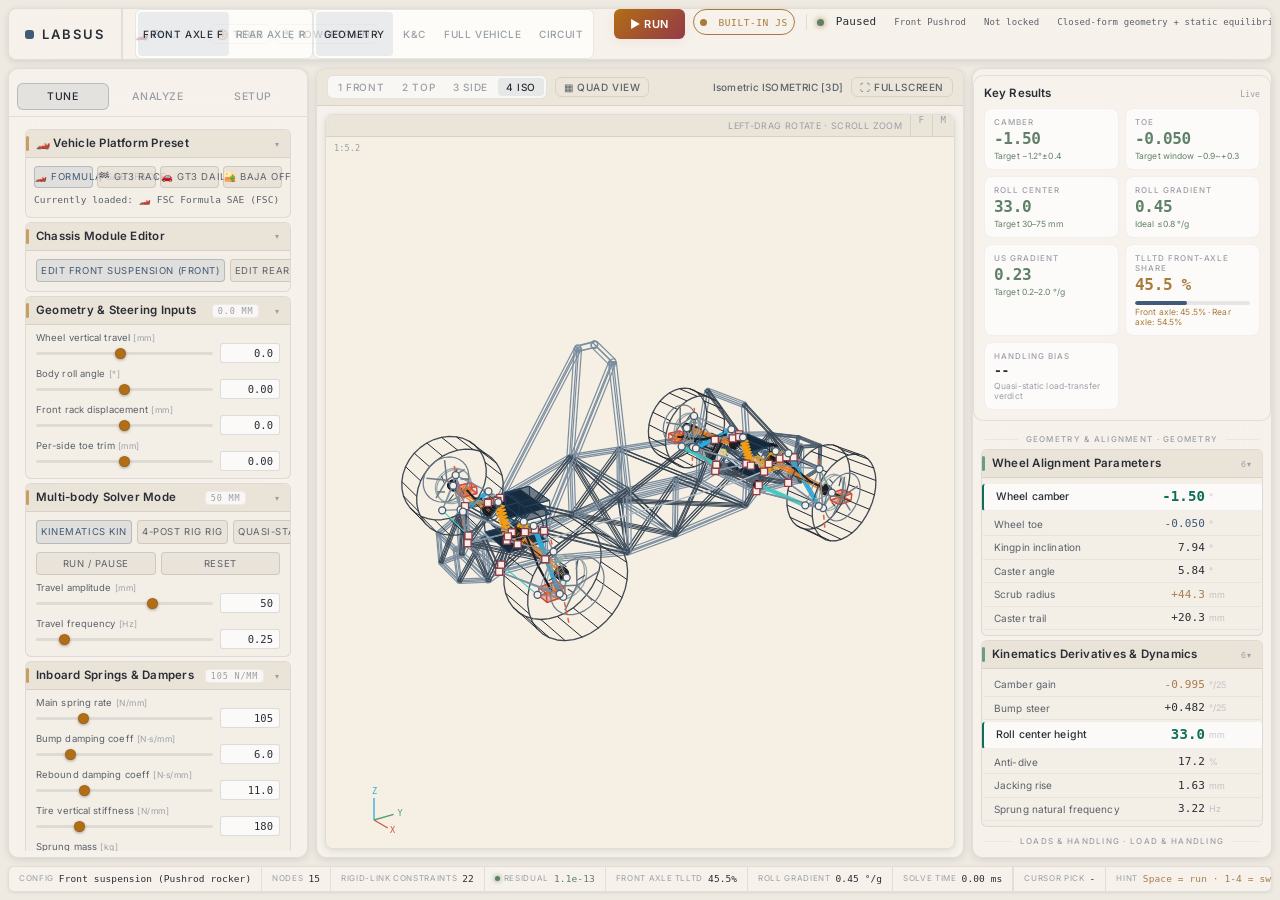
<file: LABSUS/web/dwb-pro-v4.html>
<!DOCTYPE html>
<html lang="en" data-theme="dark">
<head>
<meta charset="utf-8">
<meta name="viewport" content="width=device-width,initial-scale=1">
<title>LABSUS v4 · Suspension Lab New Workbench (Stage + Dock Layout)</title>
<link rel="preconnect" href="https://fonts.googleapis.com">
<link rel="preconnect" href="https://fonts.gstatic.com" crossorigin>
<link href="https://fonts.googleapis.com/css2?family=Inter:wght@400;500;600;700&display=swap" rel="stylesheet">
<link rel="stylesheet" href="css/v4.css">
</head>
<body>
<div id="app">
  <!-- ═══════════ 顶部工具栏：决策与执行（保留全部旧 id 供 JS 写入） · Top toolbar: decisions & execution (all legacy ids kept for JS writes) ═══════════ -->
  <div id="tb">
    <div class="brand"><b>LABSUS</b></div>
    <div class="tt"><span>Suspension Lab · v4 New Workbench</span><span></span></div>
    <div class="sp"></div>

    <!-- 车型平台 · Vehicle platform -->
    <div class="cell slim"><i>Vehicle Platform</i>
      <select id="topVehSelect" style="background:transparent;border:none;color:var(--pri);font:600 11px var(--font-ui);cursor:pointer;outline:none;" onchange="loadVehiclePreset(this.value)">
        <option value="formula">🏎️ Formula SAE (Formula Car)</option>
        <option value="gt3">🏁 FIA GT3 (Race Mode)</option>
        <option value="gt3_sport">🚗 FIA GT3 (Daily Mode)</option>
        <option value="baja">🏜️ SAE Baja (Off-Road Racer)</option>
      </select>
      <button id="tireLabBtn" class="v4-mini" onclick="if(typeof TIRE_LAB!=='undefined')TIRE_LAB.open()" title="Customize tire/wheel size and parameters">🛞 Tires</button>
      <button id="ptLabBtn" class="v4-mini" onclick="if(typeof POWERTRAIN!=='undefined')POWERTRAIN.open()" title="Customize powertrain (architecture / ICE / motor / gearbox)">🔧 Powertrain</button>
    </div>

    <!-- 前轴 / 后轴 · Front axle / Rear axle -->
    <div class="v4-seg v4-axis" title="Switch tuning axle (writes S.axis)">
      <button id="v4AxisF" class="on">Front Axle F</button>
      <button id="v4AxisR">Rear Axle R</button>
    </div>

    <!-- 工作模式（12 号脚本路由运行按钮） · Work modes (script 12 routes the Run button) -->
    <div class="v4-seg" id="v4ModeSeg">
      <button data-mode="geo" class="on">Geometry</button>
      <button data-mode="kc">K&amp;C</button>
      <button data-mode="chassis">Full Vehicle</button>
      <button data-mode="track">Circuit</button>
    </div>

    <!-- ▶ 运行：全界面唯一主按钮 · ▶ Run: the single primary button of the whole UI -->
    <button class="v4-run" id="v4RunBtn">▶ Run</button>

    <!-- 状态胶囊 · Status pills -->
    <button class="v4-pill warn" id="engPillV4" title="Click to connect / disconnect engine">
      <span class="dot"></span><span id="tbEng">Built-in JS</span></button>
    <div class="v4-pill ro ok" title="Simulation status">
      <b class="g" id="tbStateBox" style="display:flex;align-items:center;gap:6px;font-weight:inherit"><span class="dot" id="tbStateDot" style="background:var(--ok)"></span><span id="tbState">Running</span></b></div>
    <div class="v4-pill ro" title="Currently tuning"><span id="tbArch">Front suspension PUSHROD</span></div>
    <div class="v4-pill ro" title="Baseline snapshot state"><span id="tbBase">Not locked</span></div>
    <div class="v4-pill ro" title="Solver kernel"><span id="tbSolver">Closed-form geometry + static equilibrium</span></div>

    <button id="evalModalBtn" class="v4-mini" title="View full-dimension suspension engineering evaluation and AI tuning advice">📊 Evaluation Report</button>
    <button id="pureSuspTg" class="v4-mini" title="Toggle pure-suspension x-ray view (hides frame and external attachments)">X-Ray</button>
    <button id="v4ThemeBtn" title="Color scheme selection">🎨</button>
    <div id="themeTg" class="theme-tg" title="Toggle light / dark mode"><i></i></div>
    <div class="cell slim"><i>fps</i><b id="tbFps">--</b></div>
  </div>

  <!-- ═══════════ 主区：左坞站 + 中央舞台 + 右坞站 · Main area: left dock + center stage + right dock ═══════════ -->
  <div id="main">
    <!-- 左坞站：Tab 与分区由 12 号脚本在 buildLeft() 产物上重组 · Left dock: tabs and groups re-grouped by script 12 on buildLeft() output -->
    <aside class="pnl" id="lp"></aside>

    <!-- 中央舞台：视口工具条 + #vp（initViews 向其中生成四个 .vw） · Center stage: viewport toolbar + #vp (initViews generates four .vw inside it) -->
    <section id="v4stage">
      <div class="v4-vpbar">
        <div class="v4-seg" id="v4ViewSeg">
          <button data-vi="0" class="on">1 Front</button>
          <button data-vi="1">2 Top</button>
          <button data-vi="2">3 Side</button>
          <button data-vi="3">4 Iso</button>
        </div>
        <button class="v4-mini" id="v4QuadBtn" title="Toggle quad view / single viewport">▦ Quad View</button>
        <div class="v4-sp"></div>
        <span id="v4VpTitle" style="font:500 10px var(--font-ui);color:var(--ink-2)">FRONT VIEW</span>
        <button class="v4-mini" id="v4FullBtn" title="Stage fullscreen">⛶ Fullscreen</button>
      </div>
      <div id="vp"></div>
    </section>

    <!-- 右坞站：核心结论卡(#v4Hero) → 明细(#rp, buildRight 产物) → 诊断卡 · Right dock: hero card (#v4Hero) -> detail (#rp, buildRight output) -> diagnostics card -->
    <!-- M5（2026-09-20）：补回 class="v4-hero"/"v4-diag"——v4.css:54/69 定义了整卡
         外壳（玻璃底/边框/圆角/padding），但容器一直没有 class ⇒ 外壳样式从未生效，
         只有 JS 注入的内层 .v4-hero-hd/.v4-hero-grid 生效。
         M5 (2026-09-20): restored class="v4-hero"/"v4-diag" — v4.css:54/69 define the
         card shell (glass base/border/rounded corners/padding), but the containers never
         had that class, so the shell styles never applied; only the JS-injected inner
         .v4-hero-hd/.v4-hero-grid took effect.-->
    <aside class="pnl" id="v4right">
      <div id="v4scroll">
        <div class="v4-hero" id="v4Hero"></div>
        <div id="rp"></div>
        <div class="v4-diag" id="v4Diag"></div>
      </div>
    </aside>
  </div>

  <!-- ═══════════ 底部状态栏：只留系统心跳（保留全部旧 id） · Bottom status bar: system heartbeat only (all legacy ids kept) ═══════════ -->
  <div id="sb">
    <div class="c"><u>Config</u><b id="sbArchName">Front suspension (pushrod)</b></div>
    <div class="c"><u>Nodes</u><b id="sbNode">-</b></div>
    <div class="c"><u>Rigid-Link Constraints</u><b id="sbRig">-</b></div>
    <div class="c v4-hide"><u>System DOF</u><b id="sbDof">-</b></div>
    <div class="c ok" id="sbResC"><u>Residual</u><b id="sbRes">-</b></div>
    <div class="c"><u>Front Axle TLLTD</u><b class="hl" id="sbTLLTD">52.4%</b></div>
    <div class="c"><u>Roll Gradient</u><b id="sbRollGrad">1.68 °/g</b></div>
    <div class="c"><u>Solve Time</u><b id="sbMs">-</b></div>
    <div class="sp"></div>
    <div class="c"><u>Cursor Pick</u><b id="sbCur">-</b></div>
    <div class="c hl"><u>Hint</u><b id="sbHint">Space = run · 1-4 = switch views · left-drag hardpoints in ortho views</b></div>
  </div>
</div>

<!-- 主题选择浮层（12 号脚本填充内容） · Theme picker popover (filled by script 12) -->
<div id="v4ThemePop" style="display:none"></div>

<!-- ================================ 综合悬架工程评价与诊断模态窗口 · Comprehensive suspension engineering evaluation & diagnostics modal ================================ -->
<div id="suspEvalModal" class="susp-eval-modal-backdrop">
  <div class="susp-eval-modal-container">
    <div class="susp-eval-header">
      <div class="susp-eval-title-group">
        <h2 class="susp-eval-title">📊 Comprehensive Suspension Performance Engineering Evaluation & Diagnostics Report</h2>
        <span class="susp-eval-subtitle" id="evalVehSubtitle">FIA GT3</span>
        <span class="susp-eval-subtitle">Overall Score: <b id="evalOverallScore">88.5</b> / 100</span>
      </div>
      <button class="susp-eval-close-btn" id="evalExportBtn" title="Export the current evaluation, KPIs, four-view snapshots, characteristic curves and sensitivity sweeps as a printable HTML report">📄 Export HTML Report</button>
      <button class="susp-eval-close-btn" id="evalCloseBtn">✖ Close Report</button>
    </div>
    
    <div class="susp-eval-body">
      <!-- 左侧：六维雷达图与评分 · Left: six-dimension radar chart and scores -->
      <div class="susp-eval-col-left">
        <div class="eval-card radar-card">
          <div class="eval-card-header">
            <h3>🕸️ Six-Dimension Engineering Performance Radar</h3>
            <span class="eval-grade-badge" id="evalGradeBadge">GRADE A</span>
          </div>
          <div class="radar-container">
            <canvas id="evalRadarCanvas" width="340" height="340"></canvas>
          </div>
          <div class="eval-score-grid" id="evalDimensionScores">
            <!-- JS 动态注入六个维度的得分 · JS injects the six dimension scores -->
          </div>
        </div>

        <!-- 调校诊断与工程建议 · Tuning diagnostics and engineering advice -->
        <div class="eval-card advisor-card">
          <div class="eval-card-header">
            <h3>🛠️ Suspension Tuning Advice & Expert Diagnostics</h3>
          </div>
          <div class="eval-advice-list" id="evalAdviceList">
            <!-- 动态生成 · dynamically generated -->
          </div>
        </div>
      </div>

      <!-- 右侧：详细指标交通灯诊断矩阵 · Right: detailed traffic-light metrics matrix -->
      <div class="susp-eval-col-right">
        <div class="eval-card metrics-detail-card">
          <div class="eval-card-header">
            <h3>🎯 Core Design Metrics Traffic-Light Matrix</h3>
            <span class="metric-filter-hint">Green: ideal · Yellow: warning · Red: abnormal</span>
          </div>
          <div class="eval-metrics-grid" id="evalMetricsGrid">
            <!-- 动态注入 24 项指标卡片 · 24 metric cards injected -->
          </div>
        </div>
      </div>
    </div>
  </div>
</div>

<!-- ================================ 综合赛道测试 3D 动力学舞台模态窗口 · Comprehensive circuit-test 3D dynamics stage modal ================================ -->
<div id="circuitStageModal" class="circuit-stage-modal-backdrop">
  <!-- 顶部状态栏 · Top status bar -->
  <div class="skidpad-stage-topbar">
    <div class="skidpad-top-left" style="display:flex; align-items:center;">
      <span class="skidpad-stage-logo" style="color:#58a6ff;">🏁 Shanghai International Circuit (SIC 5.45km) · F1 GRAND PRIX</span>
      <span id="c_hud_corner_badge" style="background:rgba(23,42,69,0.9); border:1px solid #388bfd; border-radius:999px; padding:4px 14px; color:#58a6ff; font-weight:bold; font-size:12px; margin-left:15px; letter-spacing:0.5px;">🏁 [S1] Main Straight (Start/Finish)</span>
      <span id="c_hud_gear_badge" style="background:#238636; color:#fff; border-radius:4px; padding:2px 8px; font-weight:bold; font-size:11px; margin-left:8px; font-family:monospace;">Gear 6</span>
      <span id="c_hud_drs_badge" style="background:#8957e5; color:#fff; border-radius:4px; padding:2px 8px; font-weight:bold; font-size:11px; margin-left:8px; font-family:monospace;">🟢 DRS Open</span>
      <span id="c_hud_kerb_badge" style="display:none; background:#d97706; color:#fff; border-radius:4px; padding:2px 8px; font-weight:bold; font-size:11px; margin-left:8px; font-family:monospace;">💥 Kerb Vibration</span>
      <div class="circuit-cam-group" style="margin-left: 15px;">
        <button class="circuit-cam-btn on" data-cam="behind" title="Chase cam (default follow view)">🏎️ Chase</button>
        <button class="circuit-cam-btn" data-cam="cockpit" title="Cockpit first-person view">💺 Cockpit</button>
        <button class="circuit-cam-btn" data-cam="nose" title="Front nose cone & suspension links close-up">🔭 Nose Cone</button>
        <button class="circuit-cam-btn" data-cam="wheel" title="Front-right wheel travel & suspension arm close-up">🛞 Wheel</button>
        <button class="circuit-cam-btn" data-cam="rear" title="Rear-wing rearview">🏁 Wing View</button>
        <button class="circuit-cam-btn" data-cam="heli" title="Helicopter panoramic tracking">🚁 Heli</button>
        <button class="circuit-cam-btn" data-cam="tv" title="Broadcast TV camera position">📺 TV</button>
        <button class="circuit-cam-btn" data-cam="blimp" title="Diorama top-down view">🌐 Blimp</button>
      </div>
    </div>
    <div class="skidpad-top-right">
      <div style="display:inline-flex; align-items:center; gap:10px; margin-right:12px; font-size:11px; font-family:monospace; color:#8b949e;">
        <span>S1 <b style="color:#58a6ff;">27.8s</b></span>
        <span>S2 <b style="color:#f0883e;">24.7s</b></span>
        <span>S3 <b style="color:#bc8cff;">41.5s</b></span>
        <span>Ref <b style="color:#7ee787;">1:34.00</b></span>
      </div>
      
      <!-- 面板显示/隐藏控制组 · Panel show/hide controls -->
      <div class="circuit-panel-toggles">
        <span class="c-toggle-label">Panels:</span>
        <button class="c-toggle-panel-btn on" id="btn_toggle_hud" data-panel="hud" title="Toggle bottom-left floating mini HUD (shortcut: H)">👁️ Floating HUD</button>
        <button class="c-toggle-panel-btn on" id="btn_toggle_bottom" data-panel="bottom" title="Toggle bottom quick-tune console">⚙️ Bottom Tune</button>
        <button class="c-toggle-panel-btn on" id="btn_toggle_right" data-panel="right" title="Toggle right-side full telemetry panel">📊 Right Telemetry</button>
        <span class="c-toggle-sep"></span>
        <button class="c-toggle-panel-btn" id="btn_open_telemetry_log" style="background:#1f6feb; color:#fff; border-color:#388bfd; font-weight:bold;" title="Open the MoTeC / F1 professional telemetry waveform LOG dashboard (shortcut: L)">📈 Telemetry LOG</button>
        <span class="c-toggle-sep"></span>
        <button class="c-toggle-panel-btn" id="btn_toggle_fullscreen" title="One-click clean fullscreen circuit / restore panels (shortcut: F)">🔲 Clean Fullscreen</button>
      </div>

      <button class="skidpad-action-btn" id="circuitPlayBtn">⏸ Pause</button>
      <button class="skidpad-action-btn skidpad-exit-btn" id="circuitExitBtn" onclick="closeCircuitStage()">✖ Exit Stage</button>
    </div>
  </div>

  <!-- 主体工作区 (3-Pane Grid: 3D视口 68%x67%, 底部控制台 68%x33%, 右侧遥测HUD 32%x100%) · Main workspace (3-pane grid: 3D viewport 68%x67%, bottom console 68%x33%, right telemetry HUD 32%x100%) -->
  <div class="circuit-stage-workspace">
    <!-- 左侧主列 (68% 宽) · Left column (68% wide) -->
    <div class="circuit-left-column">
      <!-- 左上: 3D 赛道视口 (67% 高) · Top-left: 3D circuit viewport (67% high) -->
      <div class="circuit-3d-viewport">
        <canvas id="circuitCanvas" tabindex="0"></canvas>
        
        <!-- 左下角悬浮 mini 实时遥测 HUD · Bottom-left floating mini live telemetry HUD -->
        <div id="circuitHUD" class="circuit-mini-hud">
          <div class="circuit-mini-hud-header">
            <span>🏎️ Live Circuit Brief</span>
            <span id="c_hud_sector_badge" class="circuit-sec-badge">SECTOR 1</span>
          </div>
          <div class="circuit-mini-hud-row"><span>Location</span><b id="c_hud_turn">Start-Finish Straight</b></div>
          <div class="circuit-mini-hud-row"><span>Speed</span><b id="c_hud_v" style="color:#7ee787; font-size:14px;">0.0 km/h</b></div>
          <div class="circuit-mini-hud-row"><span>Target V</span><b id="c_hud_vtar" style="color:#79c0ff;">0.0 km/h</b></div>
          <div class="circuit-mini-hud-row"><span>Lateral G</span><b id="c_hud_ay">0.00 g</b></div>
          <div class="circuit-mini-hud-row"><span>Gear</span><b id="c_hud_gear" style="color:#f2cc60;">Gear 6</b></div>
          <div class="circuit-mini-hud-row"><span>Throttle/Brake</span><span><b id="c_hud_thr" style="color:#ff7b72;">0%</b> / <b id="c_hud_brk" style="color:#f2cc60;">0%</b></span></div>
          <div class="circuit-mini-hud-row"><span>Line Deviation</span><b id="c_hud_err">0.00 m</b></div>
          <div class="circuit-mini-hud-row"><span>Laps/Off-Track/Penalty</span><b id="c_hud_lap">L-</b></div>
        </div>
      </div>

      <!-- 左下: 赛车快速调校与调试控制台 (33% 高) · Bottom-left: quick tune & debug console (33% high) -->
      <div class="circuit-tuning-console">
        <!-- 控制台分组 1: 车型平台切换 · Console group 1: vehicle platform switch -->
        <div class="c-tune-group">
          <div class="c-tune-group-title">🏎️ Quick Vehicle Platform Switch</div>
          <div class="c-veh-grid">
            <button class="c-veh-btn on" data-veh="formula" id="c_veh_formula">
              <span class="c-veh-icon">🏎️</span>
              <span class="c-veh-name">Formula Car</span>
              <span class="c-veh-desc">235kg pushrod, high-frequency</span>
            </button>
            <button class="c-veh-btn" data-veh="gt3" id="c_veh_gt3">
              <span class="c-veh-icon">🏎️</span>
              <span class="c-veh-name">FIA GT3 Racer</span>
              <span class="c-veh-desc">1250kg large-bore ARB</span>
            </button>
            <button class="c-veh-btn" data-veh="gt3_sport" id="c_veh_gt3_sport">
              <span class="c-veh-icon">🚗</span>
              <span class="c-veh-name">GT3 Road Sport</span>
              <span class="c-veh-desc">1350kg ride-balanced</span>
            </button>
            <button class="c-veh-btn" data-veh="baja" id="c_veh_baja">
              <span class="c-veh-icon">🚜</span>
              <span class="c-veh-name">Baja Off-Roader</span>
              <span class="c-veh-desc">long-travel all-terrain</span>
            </button>
          </div>
        </div>

        <!-- 控制台分组 2: 驾驶风格激进度 · Console group 2: driving aggressiveness -->
        <div class="c-tune-group">
          <div class="c-tune-group-title">⚡ Autopilot Aggressiveness</div>
          <div class="c-aggr-tabs">
            <button class="c-aggr-btn" data-aggr="0.65" id="c_aggr_safe">🟢 Conservative (0.65μ)</button>
            <button class="c-aggr-btn on" data-aggr="0.78" id="c_aggr_std">🟡 Standard Race (0.78μ)</button>
            <button class="c-aggr-btn" data-aggr="0.90" id="c_aggr_aggr">🟠 Aggressive (0.90μ)</button>
            <button class="c-aggr-btn" data-aggr="0.98" id="c_aggr_limit">🔴 Qualifying Limit (0.98μ)</button>
          </div>
          <div class="c-tune-slider-row" style="margin-top:6px;">
            <label>Aggressiveness trim:</label>
            <input type="range" id="c_slider_aggr" min="0.60" max="1.05" step="0.01" value="0.78">
            <span id="c_val_aggr" class="c-slider-val">0.78 μ</span>
          </div>
        </div>

        <!-- 控制台分组 3: 实时底盘与电控微调 · Console group 3: live chassis & controls fine-tune -->
        <div class="c-tune-group">
          <div class="c-tune-group-title">🛠️ Live Chassis Quick Tune</div>
          <div class="c-tune-sliders-grid">
            <div class="c-tune-slider-item">
              <label>Front Spring Rate (F-Spring)</label>
              <input type="range" id="c_slider_k_f" min="-30" max="30" step="5" value="0">
              <span id="c_val_k_f" class="c-slider-val">Baseline (0%)</span>
            </div>
            <div class="c-tune-slider-item">
              <label>Rear Spring Rate (R-Spring)</label>
              <input type="range" id="c_slider_k_r" min="-30" max="30" step="5" value="0">
              <span id="c_val_k_r" class="c-slider-val">Baseline (0%)</span>
            </div>
            <div class="c-tune-slider-item">
              <label>Brake Bias</label>
              <input type="range" id="c_slider_bbias" min="50" max="70" step="1" value="58">
              <span id="c_val_bbias" class="c-slider-val">58% Front / 42% Rear</span>
            </div>
            <div class="c-tune-slider-item">
              <label>TCS Level</label>
              <input type="range" id="c_slider_tcs" min="0" max="5" step="1" value="2">
              <span id="c_val_tcs" class="c-slider-val">Level 2 (moderate)</span>
            </div>
          </div>
        </div>

        <!-- 控制台分组 4: 辅助与环境 · Console group 4: assists & environment -->
        <div class="c-tune-group compact">
          <div class="c-tune-group-title">🚦 Circuit Controls & Assists</div>
          <div class="c-ctrl-stack">
            <button class="c-ctrl-btn" id="c_btn_autopilot" style="background:#238636; color:#fff;">🤖 AutoPilot: On</button>
            <button class="c-ctrl-btn" id="c_btn_respawn">🔄 Reset Start</button>
          </div>
          <div class="c-tune-slider-row">
            <label>Surface Grip μ:</label>
            <input type="range" id="c_slider_mu" min="0.50" max="1.45" step="0.05" value="1.25">
            <span id="c_val_mu" class="c-slider-val">1.25 (dry)</span>
          </div>
        </div>
      </div>
    </div>

    <!-- 右侧纵向专业遥测 HUD 面板 (32% 宽, 100% 高) · Right vertical professional telemetry HUD panel (32% wide, 100% high) -->
    <div class="circuit-right-column">
      <!-- 遥测分页导航栏 (类似参考图: < 页面名称 >) · Telemetry pager bar (reference-style: < page name >) -->
      <div class="c-tel-header">
        <button class="c-tel-nav-btn" id="c_tel_prev" title="Previous telemetry page">◀</button>
        <div class="c-tel-title-container">
          <span class="c-tel-title-badge">TELEMETRY</span>
          <span id="c_tel_title_text" class="c-tel-title-text">General</span>
        </div>
        <button class="c-tel-nav-btn" id="c_tel_next" title="Next telemetry page">▶</button>
      </div>

      <!-- 遥测 Tab 快捷药丸切换 · Telemetry tab quick pills -->
      <div class="c-tel-pills">
        <button class="c-tel-pill on" data-tab="general">General</button>
        <button class="c-tel-pill" data-tab="friction">Tire Friction</button>
        <button class="c-tel-pill" data-tab="suspension">Suspension</button>
        <button class="c-tel-pill" data-tab="gmeter">Body Acceleration</button>
        <button class="c-tel-pill" data-tab="tires">Tire Detail</button>
        <button class="c-tel-pill" data-tab="temp">Tire Temp</button>
        <button class="c-tel-pill" data-tab="damage">Damage & Wear</button>
      </div>

      <!-- 遥测内容视窗容器 · Telemetry content viewport container -->
      <div class="c-tel-content">
        <!-- 1. 一般 (General Telemetry) · General telemetry view -->
        <div class="c-tel-view on" id="tel_view_general">
          <div class="c-tel-general-grid">
            <div class="c-tg-left">
              <div class="c-tg-box-main">
                <div class="c-tg-field">
                  <span class="c-tg-label">Speed KM/H</span>
                  <span class="c-tg-val-huge" id="tg_val_speed">0</span>
                </div>
                <div class="c-tg-field">
                  <span class="c-tg-label">Gear</span>
                  <span class="c-tg-val-huge" id="tg_val_gear">N</span>
                </div>
              </div>
              <div class="c-tg-row"><span>RPM</span><b id="tg_val_rpm">0.0</b></div>
              <div class="c-tg-row"><span>Power KW</span><b id="tg_val_pwr">0</b></div>
              <div class="c-tg-row"><span>Torque N·m</span><b id="tg_val_trq">0.0</b></div>
              <div class="c-tg-row"><span>Boost/Load BAR</span><b id="tg_val_boost">0.00</b></div>
            </div>
            <div class="c-tg-right">
              <div class="c-tg-steer-box">
                <span class="c-tg-label">Steering Angle</span>
                <canvas id="tg_steer_canvas" width="100" height="70"></canvas>
                <b id="tg_val_steer">0.0°</b>
              </div>
              <div class="c-tg-pedal-box">
                <div class="c-pedal-item">
                  <span class="c-pedal-label">Clutch %</span>
                  <div class="c-pedal-bar-bg"><div class="c-pedal-bar-fill" id="tg_bar_clutch" style="height:0%;"></div></div>
                  <b id="tg_val_clutch" title="Not connected: clutch pedal not modeled">—</b>
                </div>
                <div class="c-pedal-item">
                  <span class="c-pedal-label">Throttle %</span>
                  <div class="c-pedal-bar-bg"><div class="c-pedal-bar-fill c-bar-thr" id="tg_bar_thr" style="height:0%;"></div></div>
                  <b id="tg_val_throttle">0.0</b>
                </div>
                <div class="c-pedal-item">
                  <span class="c-pedal-label">Handbrake %</span>
                  <div class="c-pedal-bar-bg"><div class="c-pedal-bar-fill" id="tg_bar_hb" style="height:0%;" title="Not connected: handbrake pedal not modeled"></div></div>
                  <b id="tg_val_hb" title="Not connected: handbrake pedal not modeled">—</b>
                </div>
                <div class="c-pedal-item">
                  <span class="c-pedal-label">Brake %</span>
                  <div class="c-pedal-bar-bg"><div class="c-pedal-bar-fill c-bar-brk" id="tg_bar_brk" style="height:0%;"></div></div>
                  <b id="tg_val_brake">0.0</b>
                </div>
              </div>
            </div>
          </div>
        </div>

        <!-- 2. 轮胎摩擦力 (Traction Friction Circles) · Tire friction circles -->
        <div class="c-tel-view" id="tel_view_friction">
          <div class="c-four-corners-grid">
            <!-- 左前 FL · Front-left FL -->
            <div class="c-corner-card">
              <div class="c-corner-header"><span>Front Left (FL)</span><span class="c-util-val" id="fric_util_fl">0%</span></div>
              <canvas class="c-fric-circle" id="fric_cv_fl" width="110" height="110"></canvas>
            </div>
            <!-- 右前 FR · Front-right FR -->
            <div class="c-corner-card">
              <div class="c-corner-header"><span>Front Right (FR)</span><span class="c-util-val" id="fric_util_fr">0%</span></div>
              <canvas class="c-fric-circle" id="fric_cv_fr" width="110" height="110"></canvas>
            </div>
            <!-- 左后 RL · Rear-left RL -->
            <div class="c-corner-card">
              <div class="c-corner-header"><span>Rear Left (RL)</span><span class="c-util-val" id="fric_util_rl">0%</span></div>
              <canvas class="c-fric-circle" id="fric_cv_rl" width="110" height="110"></canvas>
            </div>
            <!-- 右后 RR · Rear-right RR -->
            <div class="c-corner-card">
              <div class="c-corner-header"><span>Rear Right (RR)</span><span class="c-util-val" id="fric_util_rr">0%</span></div>
              <canvas class="c-fric-circle" id="fric_cv_rr" width="110" height="110"></canvas>
            </div>
          </div>
        </div>

        <!-- 3. 悬挂系统 (Suspension System) · Suspension system view -->
        <div class="c-tel-view" id="tel_view_suspension">
          <div class="c-four-corners-grid">
            <!-- 左前 FL · Front-left FL -->
            <div class="c-corner-card c-susp-card">
              <div class="c-corner-header"><span>Front Left (FL)</span><span>Disp <b id="susp_disp_fl">0.00</b></span></div>
              <div class="c-susp-body">
                <svg class="c-spring-svg" viewBox="0 0 24 60"><path d="M12,0 L12,8 L4,14 L20,20 L4,26 L20,32 L4,38 L20,44 L12,50 L12,60" fill="none" stroke="#f1c40f" stroke-width="2.5" stroke-linecap="round"/></svg>
                <div class="c-susp-bar-bg"><div class="c-susp-bar-fill" id="susp_bar_fl"></div></div>
                <div class="c-susp-fz">Load: <b id="susp_fz_fl">0 N</b></div>
              </div>
            </div>
            <!-- 右前 FR · Front-right FR -->
            <div class="c-corner-card c-susp-card">
              <div class="c-corner-header"><span>Front Right (FR)</span><span>Disp <b id="susp_disp_fr">0.00</b></span></div>
              <div class="c-susp-body">
                <svg class="c-spring-svg" viewBox="0 0 24 60"><path d="M12,0 L12,8 L4,14 L20,20 L4,26 L20,32 L4,38 L20,44 L12,50 L12,60" fill="none" stroke="#f1c40f" stroke-width="2.5" stroke-linecap="round"/></svg>
                <div class="c-susp-bar-bg"><div class="c-susp-bar-fill" id="susp_bar_fr"></div></div>
                <div class="c-susp-fz">Load: <b id="susp_fz_fr">0 N</b></div>
              </div>
            </div>
            <!-- 左后 RL · Rear-left RL -->
            <div class="c-corner-card c-susp-card">
              <div class="c-corner-header"><span>Rear Left (RL)</span><span>Disp <b id="susp_disp_rl">0.00</b></span></div>
              <div class="c-susp-body">
                <svg class="c-spring-svg" viewBox="0 0 24 60"><path d="M12,0 L12,8 L4,14 L20,20 L4,26 L20,32 L4,38 L20,44 L12,50 L12,60" fill="none" stroke="#f1c40f" stroke-width="2.5" stroke-linecap="round"/></svg>
                <div class="c-susp-bar-bg"><div class="c-susp-bar-fill" id="susp_bar_rl"></div></div>
                <div class="c-susp-fz">Load: <b id="susp_fz_rl">0 N</b></div>
              </div>
            </div>
            <!-- 右后 RR · Rear-right RR -->
            <div class="c-corner-card c-susp-card">
              <div class="c-corner-header"><span>Rear Right (RR)</span><span>Disp <b id="susp_disp_rr">0.00</b></span></div>
              <div class="c-susp-body">
                <svg class="c-spring-svg" viewBox="0 0 24 60"><path d="M12,0 L12,8 L4,14 L20,20 L4,26 L20,32 L4,38 L20,44 L12,50 L12,60" fill="none" stroke="#f1c40f" stroke-width="2.5" stroke-linecap="round"/></svg>
                <div class="c-susp-bar-bg"><div class="c-susp-bar-fill" id="susp_bar_rr"></div></div>
                <div class="c-susp-fz">Load: <b id="susp_fz_rr">0 N</b></div>
              </div>
            </div>
          </div>
        </div>

        <!-- 4. 车身加速度 (Body Acceleration & G-Meter) · Body acceleration & G-meter -->
        <div class="c-tel-view" id="tel_view_gmeter">
          <div class="c-gmeter-box">
            <canvas id="gmeter_canvas" width="220" height="220"></canvas>
            <div class="c-gmeter-readouts">
              <div class="c-gm-item"><span class="c-gm-lbl">Total G</span><b class="c-gm-val" id="gm_val_total">0.00 g</b></div>
              <div class="c-gm-item"><span class="c-gm-lbl">Lateral Ay</span><b class="c-gm-val" id="gm_val_ay">0.00 g</b></div>
              <div class="c-gm-item"><span class="c-gm-lbl">Longitudinal Ax</span><b class="c-gm-val" id="gm_val_ax">0.00 g</b></div>
              <div class="c-gm-item"><span class="c-gm-lbl">Yaw Rate</span><b class="c-gm-val" id="gm_val_yaw">0.00 rad/s</b></div>
            </div>
          </div>
        </div>

        <!-- 5. 其他轮胎数据 (Tires Detail) · Tire detail view -->
        <div class="c-tel-view" id="tel_view_tires">
          <div class="c-four-corners-grid">
            <!-- 左前 FL · Front-left FL -->
            <div class="c-corner-card c-tires-card">
              <div class="c-corner-header"><span>Front Left (FL)</span></div>
              <div class="c-tire-data-grid">
                <div><span>Temp</span><b id="td_temp_fl">98.5 °C</b></div>
                <div><span>Pressure</span><b id="td_prs_fl">2.45 BAR</b></div>
                <div><span>Speed</span><b id="td_spd_fl">0 km/h</b></div>
                <div><span>Camber</span><b id="td_cam_fl">-2.15°</b></div>
                <div><span>Slip Ratio</span><b id="td_slip_fl">0.0%</b></div>
                <div><span>Wear</span><b id="td_wear_fl" title="Not connected: tire temp/wear model not implemented (R-0905b fidelity list)">—</b></div>
              </div>
            </div>
            <!-- 右前 FR · Front-right FR -->
            <div class="c-corner-card c-tires-card">
              <div class="c-corner-header"><span>Front Right (FR)</span></div>
              <div class="c-tire-data-grid">
                <div><span>Temp</span><b id="td_temp_fr">98.5 °C</b></div>
                <div><span>Pressure</span><b id="td_prs_fr">2.45 BAR</b></div>
                <div><span>Speed</span><b id="td_spd_fr">0 km/h</b></div>
                <div><span>Camber</span><b id="td_cam_fr">-2.15°</b></div>
                <div><span>Slip Ratio</span><b id="td_slip_fr">0.0%</b></div>
                <div><span>Wear</span><b id="td_wear_fr" title="Not connected: tire temp/wear model not implemented (R-0905b fidelity list)">—</b></div>
              </div>
            </div>
            <!-- 左后 RL · Rear-left RL -->
            <div class="c-corner-card c-tires-card">
              <div class="c-corner-header"><span>Rear Left (RL)</span></div>
              <div class="c-tire-data-grid">
                <div><span>Temp</span><b id="td_temp_rl">96.0 °C</b></div>
                <div><span>Pressure</span><b id="td_prs_rl">2.65 BAR</b></div>
                <div><span>Speed</span><b id="td_spd_rl">0 km/h</b></div>
                <div><span>Camber</span><b id="td_cam_rl">-1.85°</b></div>
                <div><span>Slip Ratio</span><b id="td_slip_rl">0.0%</b></div>
                <div><span>Wear</span><b id="td_wear_rl" title="Not connected: tire temp/wear model not implemented (R-0905b fidelity list)">—</b></div>
              </div>
            </div>
            <!-- 右后 RR · Rear-right RR -->
            <div class="c-corner-card c-tires-card">
              <div class="c-corner-header"><span>Rear Right (RR)</span></div>
              <div class="c-tire-data-grid">
                <div><span>Temp</span><b id="td_temp_rr">96.0 °C</b></div>
                <div><span>Pressure</span><b id="td_prs_rr">2.65 BAR</b></div>
                <div><span>Speed</span><b id="td_spd_rr">0 km/h</b></div>
                <div><span>Camber</span><b id="td_cam_rr">-1.85°</b></div>
                <div><span>Slip Ratio</span><b id="td_slip_rr">0.0%</b></div>
                <div><span>Wear</span><b id="td_wear_rr" title="Not connected: tire temp/wear model not implemented (R-0905b fidelity list)">—</b></div>
              </div>
            </div>
          </div>
        </div>

        <!-- 6. 轮胎温度三分区 I/M/O (Tire Temp) · Tire temp inner/mid/outer -->
        <div class="c-tel-view" id="tel_view_temp">
          <div class="c-four-corners-grid">
            <!-- 左前 FL · Front-left FL -->
            <div class="c-corner-card c-temp-card">
              <div class="c-corner-header"><span>Front Left (FL)</span></div>
              <div class="c-imo-box">
                <div class="c-imo-col"><span class="c-imo-lbl">Inner</span><div class="c-imo-block" id="imo_bl_fl_i"></div><b id="imo_v_fl_i">100.4°C</b></div>
                <div class="c-imo-col"><span class="c-imo-lbl">Mid</span><div class="c-imo-block" id="imo_bl_fl_m"></div><b id="imo_v_fl_m">100.2°C</b></div>
                <div class="c-imo-col"><span class="c-imo-lbl">Outer</span><div class="c-imo-block" id="imo_bl_fl_o"></div><b id="imo_v_fl_o">100.0°C</b></div>
              </div>
            </div>
            <!-- 右前 FR · Front-right FR -->
            <div class="c-corner-card c-temp-card">
              <div class="c-corner-header"><span>Front Right (FR)</span></div>
              <div class="c-imo-box">
                <div class="c-imo-col"><span class="c-imo-lbl">Inner</span><div class="c-imo-block" id="imo_bl_fr_i"></div><b id="imo_v_fr_i">100.4°C</b></div>
                <div class="c-imo-col"><span class="c-imo-lbl">Mid</span><div class="c-imo-block" id="imo_bl_fr_m"></div><b id="imo_v_fr_m">100.2°C</b></div>
                <div class="c-imo-col"><span class="c-imo-lbl">Outer</span><div class="c-imo-block" id="imo_bl_fr_o"></div><b id="imo_v_fr_o">100.0°C</b></div>
              </div>
            </div>
            <!-- 左后 RL · Rear-left RL -->
            <div class="c-corner-card c-temp-card">
              <div class="c-corner-header"><span>Rear Left (RL)</span></div>
              <div class="c-imo-box">
                <div class="c-imo-col"><span class="c-imo-lbl">Inner</span><div class="c-imo-block" id="imo_bl_rl_i"></div><b id="imo_v_rl_i">98.0°C</b></div>
                <div class="c-imo-col"><span class="c-imo-lbl">Mid</span><div class="c-imo-block" id="imo_bl_rl_m"></div><b id="imo_v_rl_m">96.3°C</b></div>
                <div class="c-imo-col"><span class="c-imo-lbl">Outer</span><div class="c-imo-block" id="imo_bl_rl_o"></div><b id="imo_v_rl_o">95.3°C</b></div>
              </div>
            </div>
            <!-- 右后 RR · Rear-right RR -->
            <div class="c-corner-card c-temp-card">
              <div class="c-corner-header"><span>Rear Right (RR)</span></div>
              <div class="c-imo-box">
                <div class="c-imo-col"><span class="c-imo-lbl">Inner</span><div class="c-imo-block" id="imo_bl_rr_i"></div><b id="imo_v_rr_i">97.3°C</b></div>
                <div class="c-imo-col"><span class="c-imo-lbl">Mid</span><div class="c-imo-block" id="imo_bl_rr_m"></div><b id="imo_v_rr_m">97.0°C</b></div>
                <div class="c-imo-col"><span class="c-imo-lbl">Outer</span><div class="c-imo-block" id="imo_bl_rr_o"></div><b id="imo_v_rr_o">97.4°C</b></div>
              </div>
            </div>
          </div>
        </div>

        <!-- 7. 损坏与损耗 (Damage & Wear) · Damage & wear view -->
        <div class="c-tel-view" id="tel_view_damage">
          <div class="c-damage-container">
            <div class="c-damage-car-wireframe">
              <div class="c-dm-wheel c-dm-fl"><span class="c-dm-lbl">FL</span><b id="dm_val_fl" title="Not connected: damage/wear model not implemented; only fuel accumulation runs">—</b></div>
              <div class="c-dm-wheel c-dm-fr"><span class="c-dm-lbl">FR</span><b id="dm_val_fr" title="Not connected: damage/wear model not implemented; only fuel accumulation runs">—</b></div>
              <div class="c-dm-body-shape"></div>
              <div class="c-dm-wheel c-dm-rl"><span class="c-dm-lbl">RL</span><b id="dm_val_rl" title="Not connected: damage/wear model not implemented; only fuel accumulation runs">—</b></div>
              <div class="c-dm-wheel c-dm-rr"><span class="c-dm-lbl">RR</span><b id="dm_val_rr" title="Not connected: damage/wear model not implemented; only fuel accumulation runs">—</b></div>
            </div>
            <div class="c-damage-list">
              <div class="c-dm-item"><span>Steering System %</span><b id="dm_val_steer" title="Not connected: cumulative damage model not implemented">—</b></div>
              <div class="c-dm-item"><span>E-Drive/Engine %</span><b id="dm_val_engine" title="Not connected: cumulative damage model not implemented">—</b></div>
              <div class="c-dm-item"><span>Clutch %</span><b id="dm_val_clutch" title="Not connected: cumulative damage model not implemented">—</b></div>
              <div class="c-dm-item"><span>Gearbox %</span><b id="dm_val_gear" title="Not connected: cumulative damage model not implemented">—</b></div>
              <div class="c-dm-item"><span>Suspension Links %</span><b id="dm_val_susp" title="Not connected: cumulative damage model not implemented">—</b></div>
              <div class="c-dm-item"><span>Battery/Fuel %</span><b id="dm_val_fuel" style="color:#7ee787;">96.5</b></div>
            </div>
          </div>
        </div>
      </div>
    </div>
  </div>
</div>

<!-- ================================ MoTeC i2 Pro 专业赛车遥测数据分析看板 · MoTeC i2 Pro professional race telemetry analysis dashboard ================================ -->
<div id="circuitTelemetryLogModal" class="circuit-telemetry-modal-backdrop">
  <!-- 顶部状态与控制工具栏 · Top status & control toolbar -->
  <div class="c-tel-header">
    <div class="c-tel-title-box">
      <span class="c-tel-badge">MoTeC i2 PRO</span>
      <span class="c-tel-title">📊 Race Engineering Telemetry Analysis Dashboard · SHANGHAI GP TELEMETRY LOG</span>
    </div>
    
    <div class="c-tel-stats-bar">
      <span class="c-tel-stat-item">Lap Time: <b id="tl_stat_laptime">--:--.---</b></span>
      <span class="c-tel-stat-item">Top Speed: <b id="tl_stat_vmax">0.0 km/h</b></span>
      <span class="c-tel-stat-item">Max Lateral G: <b id="tl_stat_aymax">0.00 g</b></span>
      <span class="c-tel-stat-item">Lap Distance: <b id="tl_stat_dist">5,450 m</b></span>
    </div>
    
    <div class="c-tel-actions">
      <!-- X轴基准切换 · X-axis reference switch -->
      <div style="display:flex; background:rgba(255,255,255,0.06); border-radius:4px; padding:2px; margin-right:6px;">
        <button class="c-tel-btn active" id="tl_btn_axis_dist" title="Plot by circuit distance (0 ~ 5450m)">🛣️ Distance Axis</button>
        <button class="c-tel-btn" id="tl_btn_axis_time" title="Plot by elapsed time (0 ~ 95s)">⏱️ Time Axis</button>
      </div>

      <!-- 数据源选择 · Data source selection -->
      <div style="display:flex; background:rgba(255,255,255,0.06); border-radius:4px; padding:2px; margin-right:6px;">
        <button class="c-tel-btn active" id="tl_btn_src_current" title="Current live lap data">🔴 Current Lap</button>
        <button class="c-tel-btn" id="tl_btn_src_best" title="Best-lap reference data">🟢 Best Lap</button>
      </div>

      <!-- 导出CSV · Export CSV -->
      <button class="c-tel-btn c-tel-btn-export" id="tl_btn_export_csv" title="Export data in professional MoTeC / CSV format">💾 Export CSV</button>
      <!-- 关闭 · Close -->
      <button class="c-tel-btn c-tel-btn-close" id="tl_btn_close" title="Exit telemetry analysis (shortcut: L / Esc)">✖ Close</button>
    </div>
  </div>

  <!-- 通道图例与可见性控制条 · Channel legend & visibility bar -->
  <div class="c-tel-channel-bar">
    <span style="color:#8b949e; margin-right:4px;">Channels:</span>
    <span class="c-tel-chan-tag" data-ch="speed" style="background:rgba(56,189,248,0.15); color:#38bdf8; border-color:#38bdf8;">📈 Speed (km/h) / Target Speed</span>
    <span class="c-tel-chan-tag" data-ch="pedals" style="background:rgba(34,197,94,0.15); color:#4ade80; border-color:#22c55e;">Throttle / Brake / Steering</span>
    <span class="c-tel-chan-tag" data-ch="accel" style="background:rgba(245,158,11,0.15); color:#fbbf24; border-color:#f59e0b;">⚡ Lateral G (ay) / Longitudinal G (ax)</span>
    <span class="c-tel-chan-tag" data-ch="susp" style="background:rgba(20,184,166,0.15); color:#2dd4bf; border-color:#14b8a6;">🛞 Four-Wheel Damper Travel (mm) & Kerbs</span>
    <span class="c-tel-chan-tag" data-ch="loads" style="background:rgba(244,63,94,0.15); color:#fb7185; border-color:#f43f5e;">⚖️ Four-Wheel Vertical Load Fz (N)</span>
    <span class="c-tel-chan-tag" data-ch="kc" style="background:rgba(168,85,247,0.15); color:#c084fc; border-color:#a855f7;">📐 K&C Camber (°) / Toe (°)</span>
  </div>

  <!-- 主图表画布区 · Main chart canvas area -->
  <div class="c-tel-main">
    <div class="c-tel-canvas-container">
      <canvas id="telemetryLogCanvas"></canvas>
      
      <!-- 鼠标探针数值浮动 HUD · Mouse-probe floating HUD -->
      <div id="telemetryCursorTooltip" class="c-tel-cursor-tooltip">
        <div class="c-tel-cursor-row" style="border-bottom:1px solid rgba(255,255,255,0.12); padding-bottom:4px; margin-bottom:6px;">
          <span id="tl_tip_pos" style="color:#58a6ff; font-weight:bold;">📍 Distance: 1250 m (T1 Apex)</span>
          <span id="tl_tip_time" style="color:#8b949e;">⏱️ 22.45s</span>
        </div>
        <div class="c-tel-cursor-row"><span class="c-tel-cursor-label">Speed / Target:</span><span class="c-tel-cursor-val" id="tl_tip_speed" style="color:#38bdf8;">145.2 / 148.0 km/h</span></div>
        <div class="c-tel-cursor-row"><span class="c-tel-cursor-label">Throttle / Brake / Gear:</span><span class="c-tel-cursor-val" id="tl_tip_pedals">🟢 85% / 🔴 0% (Gear 4)</span></div>
        <div class="c-tel-cursor-row"><span class="c-tel-cursor-label">Steering Angle:</span><span class="c-tel-cursor-val" id="tl_tip_steer" style="color:#60a5fa;">+12.4°</span></div>
        <div class="c-tel-cursor-row"><span class="c-tel-cursor-label">Lateral / Longitudinal G:</span><span class="c-tel-cursor-val" id="tl_tip_g" style="color:#fbbf24;">1.85 g / +0.42 g</span></div>
        <div class="c-tel-cursor-row"><span class="c-tel-cursor-label">Suspension Travel FL/FR:</span><span class="c-tel-cursor-val" id="tl_tip_tr_f" style="color:#2dd4bf;">+18.2 / -12.4 mm</span></div>
        <div class="c-tel-cursor-row"><span class="c-tel-cursor-label">Suspension Travel RL/RR:</span><span class="c-tel-cursor-val" id="tl_tip_tr_r" style="color:#fb7185;">+14.5 / -8.6 mm</span></div>
        <div class="c-tel-cursor-row"><span class="c-tel-cursor-label">Four-Wheel Vertical Load Fz:</span><span class="c-tel-cursor-val" id="tl_tip_fz">4200 / 1250 / 3800 / 1550 N</span></div>
        <div class="c-tel-cursor-row"><span class="c-tel-cursor-label">Camber / Toe (FL):</span><span class="c-tel-cursor-val" id="tl_tip_kc" style="color:#c084fc;">-3.45° / +0.18°</span></div>
      </div>
    </div>
  </div>
</div>

<!-- ================================ 定圆绕环测试 3D 动力学舞台模态窗口 · Constant-radius skidpad 3D dynamics stage modal ================================ -->
<div id="skidpadStageModal" class="skidpad-stage-modal-backdrop">
  <div class="skidpad-stage-topbar">
    <div class="skidpad-top-left">
      <span class="skidpad-stage-logo">⭕ Constant-Radius Skidpad Dynamics Stage</span>
      <!-- 多机位切换按钮组 · Camera preset switch group -->
      <div class="skidpad-cam-group">
        <button class="skidpad-cam-btn on" data-cam="behind">🏎️ Chase</button>
        <button class="skidpad-cam-btn" data-cam="blimp">🚁 Aerial</button>
        <button class="skidpad-cam-btn" data-cam="outer">📐 Outer Susp</button>
        <button class="skidpad-cam-btn" data-cam="center">🎯 Center Podium</button>
        <button class="skidpad-cam-btn" data-cam="cockpit">💺 Cockpit</button>
      </div>
    </div>
    
    <div class="skidpad-top-right">
      <div class="skidpad-control-item">
        <label>Radius</label>
        <input type="range" id="skidpadRadiusSlider" min="10" max="45" value="15.25" step="0.25">
        <b id="skidpadRadiusVal">15.25 m</b>
      </div>
      <div class="skidpad-control-item">
        <label>Speed</label>
        <input type="range" id="skidpadSpeedSlider" min="15" max="110" value="45" step="1">
        <b id="skidpadSpeedVal">45 km/h</b>
      </div>
      <div class="skidpad-control-item">
        <label>Mode</label>
        <select id="skidpadModeSelect" class="skidpad-select">
          <option value="steady">🎯 Cruise</option>
          <option value="sweep">📈 Grip Limit Sweep</option>
        </select>
      </div>
      <div class="skidpad-control-item">
        <label>Rotation Direction</label>
        <button class="skidpad-dir-btn" id="skidpadDirBtn">🔄 CCW</button>
      </div>
      <button class="skidpad-action-btn" id="skidpadPlayBtn">⏸ Pause</button>
      <button class="skidpad-action-btn skidpad-exit-btn" id="skidpadExitBtn">✖ Exit Stage</button>
    </div>
  </div>

  <div class="skidpad-stage-main">
    <canvas id="skidpadCanvas"></canvas>

    <!-- 实时遥测 HUD · Live telemetry HUD -->
    <div class="skidpad-hud-overlay">
      <div class="skidpad-hud-card">
        <div class="skidpad-hud-row">
          <span>🏎️ Vehicle Platform</span>
          <b id="skidpadVehName">Formula SAE</b>
        </div>
        <div class="skidpad-hud-row">
          <span>⏱️ Lap Time / Laps</span>
          <b class="hl" id="skidpadHudLap">-- s (Lap 0)</b>
        </div>
        <div class="skidpad-hud-row">
          <span>🏁 Cornering Speed / Angular Rate</span>
          <b class="hl" id="skidpadHudSpeed">45.0 km/h (0.82 rad/s)</b>
        </div>
        <div class="skidpad-hud-row">
          <span>🔄 Lateral Centripetal Accel (ay)</span>
          <b class="warn" id="skidpadHudAy">1.04 g (78.5% grip usage)</b>
        </div>
        <div class="skidpad-hud-row">
          <span>⚖️ L/R Wheel Load Transfer (Inner / Outer)</span>
          <b id="skidpadHudLoadSplit">28.4% / 71.6%</b>
        </div>
        <div class="skidpad-hud-row">
          <span>📐 Body Roll Angle</span>
          <b id="skidpadHudRoll">+1.65°</b>
        </div>
        <div class="skidpad-hud-row">
          <span>🧭 Handling Steer Character Verdict</span>
          <b id="skidpadHudSteerBehavior" class="good">Neutral, Slight Understeer</b>
        </div>
        <div class="skidpad-hud-row">
          <span>🎛️ Outer Suspension Jounce</span>
          <b id="skidpadHudOuterSquat">+12.8 mm</b>
        </div>
        <div class="skidpad-hud-row">
          <span>🎛️ Inner Suspension Rebound</span>
          <b id="skidpadHudInnerLift">-9.6 mm</b>
        </div>
      </div>
    </div>

    <div class="skidpad-hint-box">
      🎮 Controls: left-drag to orbit the 360° camera · wheel to zoom · W/S/A/D/Space to take manual control anytime
    </div>
  </div>
</div>

<!-- ================================ 直线综合工况试验场 3D 动力学舞台模态窗口 · Straight-line multi-load-case proving ground 3D dynamics stage modal ================================ -->
<div id="slopeStageModal" class="slope-stage-modal-backdrop">
  <!-- Topbar Tier 1: Main Header Bar -->
  <div class="slope-stage-topbar-tier1">
    <div class="slope-t1-left">
      <span class="slope-stage-logo">🛣️ Straight-Line Multi-Case Proving Ground</span>
      
      <!-- 工况预设模式胶囊组 · Load-case preset pill group -->
      <div class="slope-scenario-pills">
        <button class="slope-scenario-pill on" data-scenario="comprehensive" title="All-case combined mega proving ground (7-case grand loop)">🏆 Combined (Default)</button>
        <button class="slope-scenario-pill" data-scenario="undulating_road" title="Continuous diagonal and cross-axis undulating road showing large four-wheel suspension travel and body attitude">🌊 Undulating Road</button>
        <button class="slope-scenario-pill" data-scenario="jump_ramp" title="Ten-jump ramp extreme test chain">🚀 10x Jump Ramp</button>
        <button class="slope-scenario-pill" data-scenario="moose_test" title="Continuous alternating ISO 3888-2 double lane-change moose avoidance">🦌 Moose (5x)</button>
        <button class="slope-scenario-pill" data-scenario="bumps_cleats" title="Continuous staggered speed bumps and cleats">🚧 Bumps & Cleats</button>
        <button class="slope-scenario-pill" data-scenario="washboard_potholes" title="Continuous washboard corrugations and hidden potholes endurance road">🪨 Washboard</button>
        <button class="slope-scenario-pill" data-scenario="accel_brake" title="0-100 acceleration and full-brake cycles">⚡ Launch & Brake</button>
        <button class="slope-scenario-pill" data-scenario="split_mu" title="Split-mu high/low-grip surface pull">❄️ Split Mu</button>
        <button class="slope-scenario-pill" data-scenario="slope_climb" title="Continuous extreme-grade hill climb">⛰️ Hill Climb</button>
        <button class="slope-scenario-pill slope-custom-pill" id="slopeCustomSeqBtn" title="Build custom load-case chains and repeat counts">🛠️ Custom Chain</button>
      </div>
    </div>
    
    <div class="slope-t1-right">
      <!-- 慢动作倍率选择 · Slow-motion scale buttons -->
      <div class="slope-time-group">
        <button class="slope-time-btn on" data-scale="1.0">1.0x</button>
        <button class="slope-time-btn" data-scale="0.5">0.5x</button>
        <button class="slope-time-btn" data-scale="0.25">0.25x</button>
        <button class="slope-time-btn" data-scale="0.1">0.1x</button>
      </div>

      <button class="slope-action-btn" id="slopeTuneToggleBtn" title="Open/collapse the live suspension tuning drawer">🛠️ Suspension Tuning</button>
      <button class="slope-action-btn" id="slopeResetBtn" title="Reset car position & load-case stats (shortcut R)">🔄 Reset</button>
      <button class="slope-action-btn" id="slopePlayBtn">⏸ Pause</button>
      <button class="slope-action-btn slope-exit-btn" id="slopeExitBtn">✖ Exit Stage</button>
    </div>
  </div>

  <!-- Topbar Tier 2: Subbar with Repeat Counts, Sliders, and Cameras -->
  <div class="slope-stage-topbar-tier2">
    <div class="slope-t2-left">
      <!-- 连环次数选择 · Repeat-count selection -->
      <div class="slope-control-item" id="slopeParamRepeatWrap">
        <label>Repeats</label>
        <select id="slopeRepeatSelect" class="slope-select">
          <option value="3">3 Repeats</option>
          <option value="5">5 Repeats</option>
          <option value="10" selected>10 Repeats (Recommended)</option>
          <option value="20">20 Extreme Repeats</option>
          <option value="50">50 Endless Endurance</option>
        </select>
      </div>

      <!-- 动态工况参数调节项 · Dynamic load-case parameter items -->
      <div class="slope-control-item" id="slopeParamSpeedWrap">
        <label>Speed</label>
        <input type="range" id="slopeSpeedSlider" min="20" max="160" value="85" step="5">
        <b id="slopeSpeedVal">85 km/h</b>
      </div>

      <div class="slope-control-item" id="slopeParamRampHWrap" style="display:flex;">
        <label>Ramp Height (RAMP-H)</label>
        <input type="range" id="slopeRampHSlider" min="0.4" max="2.5" value="1.10" step="0.05">
        <b id="slopeRampHVal">1.10 m</b>
      </div>

      <div class="slope-control-item" id="slopeParamBumpHWrap" style="display:none;">
        <label>Bump Height (BUMP-H)</label>
        <input type="range" id="slopeBumpHSlider" min="20" max="120" value="60" step="5">
        <b id="slopeBumpHVal">60 mm</b>
      </div>

      <div class="slope-control-item" id="slopeParamGradeWrap" style="display:none;">
        <label>Grade</label>
        <input type="range" id="slopeGradeSlider" min="-30" max="60" value="18" step="1">
        <b id="slopeGradeVal">18%</b>
      </div>

      <div class="slope-control-item" id="slopeParamUndulWrap" style="display:none; gap:10px; align-items:center;">
        <div style="display:flex; align-items:center; gap:5px;">
          <label>Wavelength λ</label>
          <input type="range" id="slopeUndulWlSlider" min="4.0" max="16.0" value="9.0" step="0.5" style="width:65px;">
          <b id="slopeUndulWlVal">9.0m</b>
        </div>
        <div style="display:flex; align-items:center; gap:5px;">
          <label>Wave Height H</label>
          <input type="range" id="slopeUndulAmpSlider" min="0.01" max="0.10" value="0.035" step="0.005" style="width:70px;">
          <b id="slopeUndulAmpVal">35mm</b>
        </div>
        <div style="display:flex; align-items:center; gap:5px;">
          <label>Load Case</label>
          <span style="font-size:11px; color:#58a6ff; font-weight:600;">Alternating L/R waves (180° out of phase)</span>
        </div>
        <span style="font-size:10px; color:#8b949e; margin-left:4px;" title="Supports 360° orbit / zoom / double-click reset">🖱️ Free view: hold and drag to orbit / wheel to zoom / double-click to reset</span>
      </div>
    </div>

    <div class="slope-t2-right">
      <!-- 多机位切换按钮组 · Camera preset switch group -->
      <div class="slope-cam-group">
        <button class="slope-cam-btn" data-cam="front_low" title="Demo-video style: head-on low-angle close-up">🎥 Head-On Low</button>
        <button class="slope-cam-btn" data-cam="front">🎯 Nose</button>
        <button class="slope-cam-btn on" data-cam="behind">🏎️ Chase</button>
        <button class="slope-cam-btn" data-cam="suspension">📐 Suspension</button>
        <button class="slope-cam-btn" data-cam="threeq">🏆 45° Bird's Eye</button>
        <button class="slope-cam-btn" data-cam="cockpit">💺 Cockpit</button>
        <button class="slope-cam-btn" data-cam="side_track">🚁 Side Track</button>
      </div>
    </div>
  </div>

  <div class="slope-stage-main">
    <canvas id="slopeCanvas"></canvas>

    <!-- 顶端悬浮连续工况进度条 · Top floating load-case progress bar -->
    <div class="slope-segment-banner-wrap">
      <div id="slopeSegmentBanner" class="slope-segment-banner">
        <b>[Load Case 1/7]</b> ⚡ Launch acceleration & braking · Progress: <b>0m</b>
      </div>
    </div>

    <!-- 自定义工况链配置抽屉 / 弹窗 · Custom load-case chain builder drawer / modal -->
    <div id="slopeCustomSeqModal" class="slope-custom-seq-modal">
      <div class="slope-custom-header">
        <span>🛠️ Custom Load-Case Chain Builder</span>
        <button id="slopeCustomCloseBtn" class="slope-custom-close">×</button>
      </div>
      <div class="slope-custom-body">
        <div class="slope-custom-row">
          <label>🚀 Number of jump ramps</label>
          <input type="number" id="custRampCount" min="1" max="30" value="10">
          <span>ramps</span>
        </div>
        <div class="slope-custom-row">
          <label>🦌 Number of moose double lane-changes</label>
          <input type="number" id="custMooseCount" min="1" max="20" value="5">
          <span>maneuvers</span>
        </div>
        <div class="slope-custom-row">
          <label>🚧 Number of speed bumps/cleats</label>
          <input type="number" id="custBumpCount" min="1" max="30" value="8">
          <span>sets</span>
        </div>
      </div>
      <div class="slope-custom-footer">
        <button id="slopeCustomApplyBtn" class="slope-custom-apply-btn">▶ Apply & Start Continuous Test</button>
      </div>
    </div>

    <!-- 实时悬架参数调校抽屉 · Live suspension tuning drawer -->
    <div id="slopeTuneDrawer" class="slope-tune-drawer">
      <div class="slope-tune-header">
        <span>🛠️ Live Chassis & Suspension Tuning</span>
      </div>
      <div class="slope-tune-body">
        <div class="slope-tune-item">
          <label>Front Spring Rate (Kf)</label>
          <input type="range" id="slopeTuneKf" min="-50" max="50" value="0" step="5">
          <b id="slopeTuneKfVal">0%</b>
        </div>
        <div class="slope-tune-item">
          <label>Rear Spring Rate (Kr)</label>
          <input type="range" id="slopeTuneKr" min="-50" max="50" value="0" step="5">
          <b id="slopeTuneKrVal">0%</b>
        </div>
        <div class="slope-tune-item">
          <label>Front Damping (Cf)</label>
          <input type="range" id="slopeTuneCf" min="-50" max="50" value="0" step="5">
          <b id="slopeTuneCfVal">0%</b>
        </div>
        <div class="slope-tune-item">
          <label>Rear Damping (Cr)</label>
          <input type="range" id="slopeTuneCr" min="-50" max="50" value="0" step="5">
          <b id="slopeTuneCrVal">0%</b>
        </div>
        <div class="slope-tune-item">
          <label>Front ARB Stiffness (ARB-F)</label>
          <input type="range" id="slopeTuneArbF" min="-80" max="100" value="0" step="10">
          <b id="slopeTuneArbFVal">0%</b>
        </div>
        <div class="slope-tune-item">
          <label>Rear ARB Stiffness (ARB-R)</label>
          <input type="range" id="slopeTuneArbR" min="-80" max="100" value="0" step="10">
          <b id="slopeTuneArbRVal">0%</b>
        </div>
        <div class="slope-tune-item">
          <label>Ride Height</label>
          <input type="range" id="slopeTuneHeight" min="-30" max="60" value="0" step="5">
          <b id="slopeTuneHeightVal">0 mm</b>
        </div>
      </div>
    </div>

    <!-- 实时遥测 HUD · Live telemetry HUD -->
    <div class="slope-hud-overlay">
      <div class="slope-hud-card">
        <div class="slope-hud-row">
          <span>🏎️ Vehicle Platform</span>
          <b id="slopeVehName">FIA GT3</b>
        </div>
        
        <!-- 工况专属专项评价状态条 · Load-case-specific status banner -->
        <div class="slope-hud-row slope-hud-special-row">
          <div id="slopeMetricAirborne" class="slope-metric-badge">🚀 Jump ramp: hold speed up the ramp</div>
        </div>

        <div class="slope-hud-row">
          <span>🏁 Dynamic Speed / Kinetic Energy</span>
          <b class="hl" id="slopeHudSpeed">85.0 km/h (23.6 m/s)</b>
        </div>
        <div class="slope-hud-row">
          <span>📐 Grade / Pitch Angle</span>
          <b id="slopeHudAngle">0.00° (Pitch 0.0°)</b>
        </div>
        <div class="slope-hud-row">
          <span>⚖️ Longitudinal / Lateral G</span>
          <b class="warn" id="slopeHudGx">+0.00 g / 0.00 g</b>
        </div>
        <div class="slope-hud-row">
          <span>🔄 Axle Load Split (Front / Rear)</span>
          <b id="slopeHudLoadSplit">46.0% / 54.0%</b>
        </div>
        
        <!-- 四轮动态悬架行程与打底指示条 (高对比度清晰显示) · Four-wheel dynamic suspension travel & bottom-out bars (high contrast) -->
        <div class="slope-hud-travel-section">
          <div class="slope-travel-title">Four-Wheel Compression Travel (FL / FR / RL / RR)</div>
          <div class="slope-travel-grid">
            <div class="slope-corner-box">
              <div class="slope-corner-lbl"><span>FL</span><b id="slopeValFL">0.0mm</b></div>
              <div class="slope-bar-track"><div id="slopeBarFL" class="slope-bar-fill"></div></div>
            </div>
            <div class="slope-corner-box">
              <div class="slope-corner-lbl"><span>FR</span><b id="slopeValFR">0.0mm</b></div>
              <div class="slope-bar-track"><div id="slopeBarFR" class="slope-bar-fill"></div></div>
            </div>
            <div class="slope-corner-box">
              <div class="slope-corner-lbl"><span>RL</span><b id="slopeValRL">0.0mm</b></div>
              <div class="slope-bar-track"><div id="slopeBarRL" class="slope-bar-fill"></div></div>
            </div>
            <div class="slope-corner-box">
              <div class="slope-corner-lbl"><span>RR</span><b id="slopeValRR">0.0mm</b></div>
              <div class="slope-bar-track"><div id="slopeBarRR" class="slope-bar-fill"></div></div>
            </div>
          </div>
        </div>

        <div class="slope-hud-row">
          <span>📉 Rear Compression / Front Rebound</span>
          <b class="hl" id="slopeHudSquat">+0.0 mm / -0.0 mm</b>
        </div>
      </div>
    </div>

    <div class="slope-hint-box">
      🎮 Controls: <b>W/↑</b> accelerate · <b>S/↓</b> brake · <b>A/D/←/→</b> steer · <b>Space</b> handbrake · <b>R</b> reset · <b>Mouse drag</b> 360° orbit · <b>Wheel</b> zoom
    </div>
  </div>
</div>

<script src="js/01-core.js"></script>
<script src="js/02-presets.js"></script>
<script src="js/03-mechanism.js"></script>
<script src="js/04-dynamics.js"></script>
<script src="js/05-scene3d.js"></script>
<script src="js/06-ui-panels.js"></script>
<script src="js/14-tire-lab.js"></script>
<script src="js/07-plots.js"></script>
<script src="js/08-interact.js"></script>
<script src="js/09-track.js"></script>
<script src="js/10-eval.js"></script>
<script src="js/11-stages.js"></script>
<script src="js/12-v4-arrange.js"></script>
<script src="js/13-engine-sound.js"></script>
<script src="js/15-mpc.js"></script>
<script src="js/16-powertrain.js"></script>
</body>
</html>
</file>
<file: LABSUS/web/css/fullchassis.css>
/* ============================================================
   LABSUS 悬架实验室 · 现代精密仪器台 (Precision Instrument)
   G12（2026-08-31）UI 优化：克制小圆角 / 毛玻璃面板 / 柔和投影 /
   三级层级（hero 指标 → 常规读数 → 辅助信息）/ 左暖右冷色语义。
   设计理念：精密 × 呼吸感 × 安静可读。
   LABSUS suspension lab · modern precision-instrument bench (Precision Instrument)
   G12 (2026-08-31) UI refinement: restrained small radii / frosted-glass panels /
   soft shadows / three-tier hierarchy (hero metrics → regular readings → auxiliary info) /
   warm-left, cool-right color semantics. Design philosophy: precision × breathing room × quiet readability.
   ============================================================ */
:root{
  color-scheme:dark;
  /* 圆角体系：克制的小圆角，精密但不生硬 — Radius system: restrained small radii, precise but not stiff */
  --r-xl:10px; --r-lg:8px; --r-md:6px; --r-sm:4px; --r-xs:3px; --r-pill:999px;
  /* 专属分类色（两套模式共享色相，深浅随主题微调，见 JS PAL） — Dedicated category colors (both mode sets share hues; tone depth tuned per theme, see JS PAL) */
  --s-prus:#405A78; --s-terra:#A66B58; --s-sage:#7A8C7E; --s-mist:#637B94;
  --s-copper:#C98C65; --s-honey:#C99C65; --s-lav:#8B7A9E; --s-tea:#8F988A;
  --s-wine:#943948; --s-oat:#E8D4BF;
  /* 左右色语义：INPUT 暖 / OUTPUT 冷 — Left/right color semantics: INPUT warm / OUTPUT cool */
  --acc-in:#E8A04C; --acc-out:#5DCAA5;
  --acc-in-fill:rgba(232,160,76,.10); --acc-out-fill:rgba(93,202,165,.09);
  /* —— 深色主题（默认）：毛玻璃分层 — Dark theme (default): frosted-glass layering —— */
  --bg-base:#0B0F15;
  --glass:rgba(18,23,32,0.82);      /* 面板底（半透明+blur） — panel base (semi-transparent + blur) */
  --glass-2:rgba(22,28,38,0.65);    /* 区块底 — section base */
  --glass-3:rgba(28,35,48,0.70);    /* 控件/标题栏底 — control & header-bar base */
  --glass-hov:rgba(38,48,65,0.55);
  --sh-bg:rgba(24,30,42,0.80);      /* 区块标题栏底 — section header-bar base */
  --glass-bd:rgba(255,255,255,.07); --glass-bd-2:rgba(255,255,255,.12); --glass-hi:transparent;
  --hairline:rgba(255,255,255,.04);
  --ink-1:#E8E4DC; --ink-2:#9B968D; --ink-3:#6B6760;
  --cream:#E8D4BF;
  --pri:#8AB4D8; --pri-strong:#6E9CC8; --pri-fill:rgba(64,90,120,.30); --pri-bd:rgba(138,180,216,.35);
  --ok:#8CBFA0; --warn:#D4B07A; --err:#CF6E7E;
  --ok-fill:rgba(122,140,126,.18); --warn-fill:rgba(201,156,101,.12); --err-fill:rgba(148,57,72,.22);
  --track:rgba(255,255,255,.08); --well:rgba(8,11,18,0.60);
  --shadow:0 2px 8px rgba(0,0,0,0.30), 0 0 1px rgba(0,0,0,0.15);
  --shadow-sm:0 1px 4px rgba(0,0,0,0.22);
  --ring:0 0 0 2px rgba(138,180,216,.25);
  --knob:#E8D4BF;
  --font-ui:"Inter",-apple-system,BlinkMacSystemFont,"SF Pro Text","Segoe UI","PingFang SC","Microsoft YaHei",sans-serif;
  --font-mono:"SF Mono",ui-monospace,"Cascadia Mono",Consolas,monospace;
  /* 语义别名（兼容 JS 内联引用） — Semantic aliases (compatible with inline JS references) */
  --txt2:var(--ink-2); --txt3:var(--ink-3);
}
[data-theme="light"]{
  color-scheme:light;
  /* —— 浅色主题：柔和纸面 — Light theme: soft paper surface —— */
  --bg-base:#EEEAE2;
  --glass:rgba(247,243,236,0.88); --glass-2:rgba(241,235,228,0.75); --glass-3:rgba(233,226,214,0.80); --glass-hov:rgba(255,255,255,0.90);
  --sh-bg:rgba(233,226,214,0.85);
  --glass-bd:rgba(41,46,54,.10); --glass-bd-2:rgba(41,46,54,.15); --glass-hi:transparent;
  --hairline:rgba(41,46,54,.06);
  --ink-1:#292E36; --ink-2:#5C626B; --ink-3:#9A9FA7;
  --cream:#A97C4F;
  --pri:#405A78; --pri-strong:#33485F; --pri-fill:rgba(64,90,120,.10); --pri-bd:rgba(64,90,120,.28);
  --acc-in:#B26E14; --acc-out:#0F6E56;
  --acc-in-fill:rgba(178,110,20,.08); --acc-out-fill:rgba(15,110,86,.07);
  --ok:#5F8069; --warn:#A87B3C; --err:#943948;
  --ok-fill:rgba(122,140,126,.14); --warn-fill:rgba(201,156,101,.14); --err-fill:rgba(148,57,72,.08);
  --track:rgba(41,46,54,.10); --well:rgba(255,255,255,0.70);
  --shadow:0 2px 6px rgba(41,46,54,.12), 0 0 1px rgba(41,46,54,.08);
  --shadow-sm:0 1px 3px rgba(41,46,54,.10);
  --ring:0 0 0 2px rgba(64,90,120,.15);
  --knob:#FFFFFF;
}
*{margin:0;padding:0;box-sizing:border-box;outline:none}
html,body{height:100%;width:100%;overflow:hidden}
body{
  color:var(--ink-1);
  font:11px/1.45 var(--font-ui);
  letter-spacing:.01em;
  background:var(--bg-base);
  -webkit-font-smoothing:antialiased;user-select:none;cursor:default;
}
#app{display:flex;flex-direction:column;height:100%;width:100%;padding:8px;gap:8px}

#tb{display:flex;align-items:stretch;height:42px;flex:0 0 auto;
  background:var(--glass);
  backdrop-filter:blur(20px) saturate(1.3);
  border:1px solid var(--glass-bd);border-radius:var(--r-lg);
  box-shadow:var(--shadow);overflow:hidden}
#tb .brand{display:flex;align-items:center;gap:8px;padding:0 16px;border-right:1px solid var(--glass-bd)}
#tb .brand::before{content:"";width:9px;height:9px;border-radius:var(--r-xs);
  background:var(--pri);box-shadow:none}
#tb .brand b{color:var(--ink-1);font:600 13px/1 var(--font-ui);letter-spacing:.16em}
#tb .tt{display:flex;flex-direction:column;justify-content:center;padding:0 16px;border-right:1px solid var(--glass-bd)}
#tb .tt span:first-child{font-size:11.5px;font-weight:500;color:var(--ink-1);letter-spacing:.03em}
#tb .tt span:last-child{font-size:8.5px;color:var(--ink-3);letter-spacing:.15em;text-transform:uppercase;margin-top:1px}
#tb .sp{flex:1}
#tb .cell{display:flex;flex-direction:column;justify-content:center;padding:0 13px;border-left:1px solid var(--glass-bd);min-width:96px;transition:background .15s}
#tb .cell:hover{background:var(--glass-hov)}
#tb .cell i{font-style:normal;font-size:8px;color:var(--ink-3);letter-spacing:.1em;text-transform:uppercase}
#tb .cell b{display:flex;align-items:center;font:400 11px/1.3 var(--font-mono);color:var(--ink-2);font-variant-numeric:tabular-nums}
#tb .cell b.g{color:var(--ok)}#tb .cell b.a{color:var(--cream)}#tb .cell b.c{color:var(--pri)}#tb .cell b.r{color:var(--err)}
.dot{display:inline-block;width:7px;height:7px;flex:0 0 7px;margin:0 6px 0 0;border-radius:var(--r-pill)}
.dot.g{background:var(--ok);box-shadow:0 0 6px var(--ok);animation:dotb 2.4s ease-in-out infinite}
.dot.a{background:var(--warn);box-shadow:0 0 6px var(--warn)}
.dot.r{background:var(--err);box-shadow:0 0 6px var(--err)}
.dot.c{background:var(--pri)}
@keyframes dotb{0%,100%{opacity:1}50%{opacity:.45}}
/* 浅色 / 深色主题切换开关 — Light / dark theme toggle switch */
.theme-tg{position:relative;flex:0 0 50px;width:50px;height:26px;align-self:center;margin:0 12px;cursor:pointer;
  background:var(--glass-3);border:1px solid var(--glass-bd-2);border-radius:var(--r-pill);
  box-shadow:none;transition:background .2s}
.theme-tg:hover{background:var(--glass-hov)}
.theme-tg::before{content:"☀";position:absolute;left:7px;top:50%;transform:translateY(-52%);font-size:10px;color:var(--warn);opacity:.9}
.theme-tg::after{content:"☾";position:absolute;right:7px;top:50%;transform:translateY(-52%);font-size:10px;color:var(--pri);opacity:.9}
.theme-tg i{position:absolute;left:3px;top:2.5px;width:19px;height:19px;border-radius:var(--r-pill);
  background:var(--knob);border:1px solid var(--glass-bd-2);
  box-shadow:0 1px 4px rgba(0,0,0,.30);transition:transform .28s cubic-bezier(.4,0,.2,1)}
[data-theme="light"] .theme-tg i{transform:translateX(24px)}

#main{flex:1 1 auto;display:flex;gap:8px;min-height:0}
.pnl{width:280px;flex:0 0 280px;overflow-y:auto;overflow-x:hidden;
  background:var(--glass);
  backdrop-filter:blur(20px) saturate(1.2);
  border:1px solid var(--glass-bd);border-radius:var(--r-xl);
  box-shadow:var(--shadow);padding:6px 0}
#rp{width:340px;flex:0 0 340px}
.pnl::-webkit-scrollbar{width:7px;background:transparent}
.pnl::-webkit-scrollbar-thumb{background:rgba(255,255,255,.10);border:2px solid transparent;background-clip:content-box;border-radius:var(--r-pill)}
.pnl::-webkit-scrollbar-thumb:hover{background:rgba(255,255,255,.18);background-clip:content-box;border:2px solid transparent}

/* —— 区块：柔和标题栏 + 微圆角 + 呼吸感间距（L1 层级） — Section: soft header bar + micro radii + breathing-room spacing (L1 tier) —— */
.sec{margin:4px 8px;border-radius:var(--r-md);overflow:hidden;
  background:var(--glass-2);border:1px solid var(--glass-bd);
  box-shadow:none}
.sh{display:flex;align-items:center;min-height:28px;height:auto;padding-top:4px;padding-bottom:4px;border-bottom:1px solid var(--glass-bd);
    background:var(--sh-bg);
    padding-left:10px;font:10px/1.35 var(--font-ui);letter-spacing:.08em;color:var(--ink-3);text-transform:uppercase;cursor:pointer;position:relative;transition:background .18s;
    flex-wrap:wrap}
/* G32：中文标题长时折行不再压到英文副标签（原固定 28px 高致两行文字重叠） — G32: long Chinese titles now wrap without crushing the English sub-label (the old fixed 28px height made the two text lines overlap) */
.sh .zh{white-space:normal;line-height:1.3}
.sh:hover{background:var(--glass-hov)}
.sh::before{content:"";position:absolute;left:0;top:6px;bottom:6px;width:2.5px;border-radius:var(--r-pill);
  background:var(--pri);opacity:.6}
.sh.amb::before{background:var(--warn)}
.sh.grn::before{background:var(--ok)}
.sh.purp::before{background:var(--s-lav)}
.sh.blu::before{background:var(--s-prus)}
/* 左右色语义：#lp=操作区暖 / #rp=指标区冷 — Left/right color semantics: #lp = warm control side / #rp = cool metric side */
#lp .sh::before{background:var(--acc-in)}
#rp .sh::before{background:var(--acc-out)}
.sh .zh{color:var(--ink-1);letter-spacing:.02em;font-size:11.5px;font-weight:600;margin-right:6px;text-transform:none}
.sh:hover .zh{color:var(--ink-1)}
.sh .tg{margin-left:auto;margin-right:10px;color:var(--ink-3);font-size:8px;line-height:1}
.sb{padding:4px 0 5px}
.sec.col .sb{display:none}
.sec.col .sh{border-bottom-color:transparent}
.sec.col .sh .tg::after{content:"▸"}
.sec .sh .tg::after{content:"▾"}

/* M7（2026-09-20）：输入行紧凑化——每行 43px → 33px（行高 14/20→13/18、内边距 9→5px）。
   左栏 6 个区约 36 行输入，旧高度下 1080p 一屏只看得到 4~5 个区、要滚很久；
   紧凑后同屏可见的区数提升约 1/4。网格列/行定义与 .ctl>label 等规则保持不变。
   M7 (2026-09-20): compacted input rows — 43px → 33px per row (line-height 14/20→13/18, padding 9→5px).
   The left column holds ~36 input rows across 6 areas; at the old height a 1080p screen showed
   only 4~5 areas and demanded long scrolling; after compaction ~25% more areas fit on screen.
   Grid column/row definitions and rules like .ctl>label stay unchanged. */
.ctl{display:grid;grid-template-columns:1fr 60px;grid-template-rows:13px 18px;gap:0 7px;
     padding:2px 10px 3px;align-items:center}
.ctl>label{grid-column:1/3;grid-row:1;font-size:9.5px;color:var(--ink-2);overflow:hidden;
     white-space:nowrap;text-overflow:ellipsis;letter-spacing:.01em;transition:color .15s}
.ctl>label u{text-decoration:none;color:var(--ink-3);font-size:8.5px;letter-spacing:.06em}
.ctl>input[type=range]{grid-column:1;grid-row:2}
.ctl>input[type=number]{grid-column:2;grid-row:2}
.ctl>select{grid-column:1/3;grid-row:2}
.ctl:hover>label{color:var(--ink-1)}

input[type=range]{-webkit-appearance:none;appearance:none;width:100%;height:14px;background:transparent;cursor:pointer}
input[type=range]::-webkit-slider-runnable-track{height:3px;background:var(--track);border:none;border-radius:var(--r-pill)}
input[type=range]::-webkit-slider-thumb{-webkit-appearance:none;width:11px;height:11px;border-radius:var(--r-pill);
  background:var(--knob);border:1.5px solid var(--glass-bd-2);
  box-shadow:0 1px 3px rgba(0,0,0,.35);margin-top:-4px;
  transition:transform .15s,box-shadow .15s,border-color .15s}
#lp input[type=range]::-webkit-slider-thumb{background:var(--acc-in)}
input[type=range]:hover::-webkit-slider-thumb{transform:scale(1.25);border-color:var(--pri-bd);box-shadow:0 0 0 4px var(--pri-fill)}
input[type=range]:active::-webkit-slider-thumb{transform:scale(1.10);border-color:var(--pri);box-shadow:0 0 0 5px var(--pri-fill)}
input[type=range]:focus::-webkit-slider-thumb{border-color:var(--pri)}

input[type=number],input[type=text],select{
  background:var(--well);border:1px solid var(--glass-bd-2);color:var(--ink-1);
  font:10.5px/16px var(--font-mono);font-variant-numeric:tabular-nums;
  padding:1px 6px;width:100%;height:20px;text-align:right;appearance:none;-webkit-appearance:none;
  border-radius:var(--r-xs);
  transition:border-color .15s,background .15s,box-shadow .15s}
input[type=number]::-webkit-outer-spin-button,input[type=number]::-webkit-inner-spin-button{-webkit-appearance:none;margin:0}
input:hover,select:hover{border-color:var(--pri-bd)}
input:focus,select:focus{border-color:var(--pri-strong);background:var(--glass-3);box-shadow:var(--ring)}
select{text-align:left;padding-right:16px;cursor:pointer;
  background-image:url("data:image/svg+xml,%3Csvg xmlns='http://www.w3.org/2000/svg' width='8' height='5'%3E%3Cpath d='M0 0l4 5 4-5z' fill='%239A9FA7'/%3E%3C/svg%3E");
  background-repeat:no-repeat;background-position:right 6px center}

.chk{display:flex;align-items:center;gap:6px;padding:2.5px 10px;cursor:pointer;font-size:10px;color:var(--ink-2);border-radius:var(--r-xs);transition:background .15s,color .15s}
.chk:hover{background:var(--glass-hov);color:var(--ink-1)}
.chk i{width:13px;height:13px;border:1px solid var(--glass-bd-2);flex:0 0 13px;position:relative;background:var(--well);border-radius:var(--r-xs);transition:background .15s,border-color .15s}
.chk:hover i{border-color:var(--pri-bd)}
.chk.on i{background:var(--pri);border-color:var(--pri-bd);box-shadow:none}
.chk.on i::after{content:"";position:absolute;left:4px;top:1.5px;width:3.5px;height:6.5px;border:solid #FDFBF7;border-width:0 1.5px 1.5px 0;transform:rotate(42deg)}
.chk.on{color:var(--ink-1)}
.grid2{display:grid;grid-template-columns:1fr 1fr;gap:0;padding:0 2px}

.btnrow{display:flex;gap:5px;padding:4px 10px}
button{flex:1;background:var(--glass-3);border:1px solid var(--glass-bd-2);color:var(--ink-2);
  font:9.5px/1 var(--font-ui);letter-spacing:.06em;text-transform:uppercase;padding:6px 4px;cursor:pointer;white-space:nowrap;
  border-radius:var(--r-sm);box-shadow:none;
  transition:background .15s,border-color .15s,color .15s,transform .1s}
button:hover{background:var(--glass-hov);color:var(--ink-1);border-color:var(--pri-bd);box-shadow:none}
button:active{transform:translate(1px,1px)}
button.on{background:var(--pri-fill);border-color:var(--pri-bd);color:var(--pri);box-shadow:none}
button.hl{background:var(--warn-fill);border-color:var(--warn);color:var(--warn)}
button.hl:hover{background:var(--warn-fill);border-color:var(--warn);color:var(--warn);filter:brightness(1.12)}
button.danger{background:var(--err-fill);border-color:var(--err);color:var(--err)}
button.danger:hover{filter:brightness(1.15)}

table.hp{width:100%;border-collapse:separate;border-spacing:0;font-size:9.5px}
table.hp th{background:var(--well);color:var(--ink-3);font:400 8.5px/1.3 var(--font-ui);letter-spacing:.08em;text-transform:uppercase;
  border-bottom:1px solid var(--glass-bd);padding:4px 3px;text-align:right}
table.hp th:first-child{text-align:left;padding-left:9px}
table.hp td{border-bottom:1px solid var(--glass-bd);padding:0;transition:background .15s}
table.hp tr:last-child td{border-bottom:none}
table.hp td.n{padding-left:9px;color:var(--ink-2);font-size:9.5px;white-space:nowrap}
table.hp td.n b{font-weight:500;color:var(--ink-1);font-family:var(--font-mono)}
table.hp tr:hover td{background:var(--glass-hov)}
table.hp tr:hover td.n b{color:var(--ink-1)}
table.hp tr.sel td{background:var(--pri-fill)}
table.hp tr.sel td:first-child{box-shadow:inset 2px 0 0 var(--pri)}
table.hp tr.sel td.n b{color:var(--pri)}
table.hp input{border:none;border-left:1px solid var(--glass-bd);background:transparent;height:18px;font:9.5px var(--font-mono);font-variant-numeric:tabular-nums;padding-right:5px;border-radius:0;transition:background .15s}
table.hp input:hover{background:var(--well)}
table.hp input:focus{background:var(--glass-3);border:1px solid var(--pri-strong);box-shadow:var(--ring)}
table.hp td.fx input{color:var(--err)}
table.hp td.fr input{color:var(--ink-1)}
table.hp td.rk input{color:var(--pri)}

/* —— 读数行：呼吸感间距；hero 行为 L2 关键指标（accent + 左色条） — Readout rows: breathing-room spacing; hero rows are L2 key metrics (accent + left color bar) —— */
.ro{display:grid;grid-template-columns:1fr 80px 32px 13px;align-items:center;padding:4px 12px;font-size:10px;min-height:20px;border-radius:var(--r-xs);transition:background .18s;
  border-bottom:1px solid var(--hairline)}
.ro:hover{background:var(--glass-hov)}
.ro>span:first-child{color:var(--ink-2);overflow:hidden;white-space:nowrap;text-overflow:ellipsis}
.ro>span:first-child u{text-decoration:none;color:var(--ink-3);font-size:8.5px;letter-spacing:.05em}
.ro>b{font:400 11px/1.2 var(--font-mono);text-align:right;color:var(--ink-1);font-variant-numeric:tabular-nums}
.ro>i{font-style:normal;color:var(--ink-3);font-size:9px;padding-left:4px;opacity:.55}
.ro.hl>b{color:var(--cream)}
.ro.k>b{color:var(--pri)}
.ro.g>b{color:var(--ok)}
.ro.warn>b{color:var(--err)}
.ro.warn::after{content:"▲";font-size:7px;color:var(--err);justify-self:center}
.ro.hero{border-left:2.5px solid var(--acc-out);background:var(--well);padding-top:5px;padding-bottom:5px;margin:2px 0;border-radius:var(--r-xs)}
.ro.hero>span:first-child{color:var(--ink-1);font-size:10.5px;font-weight:500}
.ro.hero>b{font:600 14px/1.1 var(--font-mono);color:var(--acc-out)}
.ro.hero.hl>b{color:var(--cream)}
.ro.hero.k>b{color:var(--acc-out)}
#lp .ro.hero{border-left-color:var(--acc-in)}
#lp .ro.hero>b{color:var(--acc-in)}

.diffbox{display:grid;grid-template-columns:1fr 60px 60px 56px;align-items:center;padding:3.5px 10px;font-size:9.5px;border-bottom:1px solid var(--hairline)}
.diffbox:last-child{border-bottom:none}
.diffbox.head{background:var(--well);color:var(--ink-3);font-size:8.5px;text-transform:uppercase;letter-spacing:.05em}
.diffbox>b{font:400 10px/1.3 var(--font-mono);text-align:right;font-variant-numeric:tabular-nums}
.diffbox>b.act{color:var(--pri)}
.diffbox>b.base{color:var(--ink-3)}
.diffbox>b.delta{color:var(--cream)}

.bar-box{display:flex;height:15px;background:var(--well);border:1px solid var(--glass-bd);margin:4px 10px 6px;overflow:hidden;position:relative;border-radius:var(--r-pill);box-shadow:none}
.bar-fill-f{background:var(--pri);height:100%}
.bar-box::after{content:"";position:absolute;left:50%;top:2px;bottom:2px;width:1px;background:var(--glass-bd-2);border-radius:var(--r-pill)}
.bar-lbl{position:absolute;top:0;bottom:0;display:flex;align-items:center;padding:0 6px;font:8.5px var(--font-mono);color:var(--ink-1);text-shadow:0 1px 2px rgba(0,0,0,.45)}

.plotbox{padding:4px 6px 6px}
canvas.plot{display:block;width:100%;height:150px;background:var(--well);border:1px solid var(--glass-bd);border-radius:var(--r-sm);box-shadow:none}

#vp{flex:1 1 auto;min-width:0;display:grid;grid-template-columns:1fr 1fr;grid-template-rows:1fr 1fr;gap:8px}
#vp.max0{grid-template-columns:1fr;grid-template-rows:1fr}
#vp.max0 .vw{display:none}#vp.max0 .vw.mx{display:flex}
.vw{position:relative;display:flex;flex-direction:column;min-width:0;min-height:0;overflow:hidden;
  border-radius:var(--r-lg);border:1px solid var(--glass-bd);
  box-shadow:var(--shadow)}
.vwh{display:flex;align-items:center;height:22px;
     background:var(--sh-bg);
     backdrop-filter:blur(12px);
     border-bottom:1px solid var(--glass-bd);
     border-radius:calc(var(--r-lg) - 1px) calc(var(--r-lg) - 1px) 0 0;
     padding:0 0 0 10px;font:9px/1 var(--font-ui);letter-spacing:.08em;color:var(--ink-3);text-transform:uppercase;flex:0 0 22px}
.vwh b{font-weight:500;color:var(--ink-2);letter-spacing:.02em;font-size:10px;margin-right:7px;text-transform:none}
.vwh .vax{color:var(--ink-3);font-family:var(--font-mono)}
.vwh .vi{margin-left:auto;color:var(--ink-3);font-size:9px;padding-right:8px;letter-spacing:.04em}
.vwh .vb{width:22px;height:21px;line-height:21px;text-align:center;border-left:1px solid var(--glass-bd);color:var(--ink-3);cursor:pointer;font:9px var(--font-mono);transition:background .18s,color .18s}
.vwh .vb:last-child{border-top-right-radius:calc(var(--r-lg) - 1px)}
.vwh .vb:hover{background:var(--glass-hov);color:var(--pri)}
.vw canvas{flex:1 1 auto;display:block;width:100%;height:100%;min-height:0;border-radius:0 0 calc(var(--r-lg) - 1px) calc(var(--r-lg) - 1px)}
.vw.act .vwh b{color:var(--pri)}
.vw.act{border-color:var(--pri-bd)}

#sb{display:flex;height:26px;flex:0 0 auto;align-items:stretch;overflow:hidden;
  background:var(--glass);
  backdrop-filter:blur(16px);
  border:1px solid var(--glass-bd);border-radius:var(--r-md);
  box-shadow:var(--shadow-sm)}
#sb .c{display:flex;align-items:center;padding:0 10px;border-right:1px solid var(--glass-bd);font-size:9px;color:var(--ink-2);white-space:nowrap}
#sb .c u{text-decoration:none;color:var(--ink-3);margin-right:5px;font-size:8px;letter-spacing:.08em;text-transform:uppercase}
#sb .c b{font:400 9.5px/1 var(--font-mono);color:var(--ink-1);font-variant-numeric:tabular-nums}
#sb .sp{flex:1;border-right:1px solid var(--glass-bd)}
#sb .c.ok b{color:var(--ok)}#sb .c.bad b{color:var(--err)}#sb .c.hl b{color:var(--cream)}
#sb .c.ok u::before{content:"";display:inline-block;width:5px;height:5px;border-radius:var(--r-pill);background:var(--ok);margin-right:4px;box-shadow:0 0 5px var(--ok)}
#sb .c.bad u::before{content:"";display:inline-block;width:5px;height:5px;border-radius:var(--r-pill);background:var(--err);margin-right:4px;box-shadow:0 0 5px var(--err)}

/* 引擎面板专用组件 — Engine-panel-specific components */
.eng-row{display:flex;align-items:center;gap:6px;padding:3px 10px}
/* M7：标签列加宽并禁止换行（旧 74px 放不下 "LCA 衬套 500N/mm" ⇒ 标签折成两行） — M7: widened the label column and forbade wrapping (the old 74px could not fit "LCA bushing 500N/mm" ⇒ the label wrapped onto two lines) */
.eng-lb{width:74px;flex:0 0 auto;font-size:9.5px;color:var(--ink-2);white-space:nowrap;overflow:hidden;text-overflow:ellipsis}
.eng-lb.w86{width:86px}
.eng-input{width:62px!important;text-align:right}
.eng-btn{flex:0 0 auto;padding:5px 0!important}
#engBtn{flex:1}
.eng-run{width:calc(100% - 20px);flex:0 0 auto;margin:5px 10px 3px;background:var(--pri-fill);border:1px solid var(--pri-bd);color:var(--pri);padding:7px 0!important;border-radius:var(--r-sm)}
.eng-run:hover{background:var(--pri-fill);border-color:var(--pri);color:var(--pri);filter:brightness(1.12);box-shadow:none}
.eng-run.ch{border-color:var(--ok);background:var(--ok-fill);color:var(--ok)}
.eng-run.ch:hover{border-color:var(--ok);box-shadow:none}
.eng-status{padding:4px 10px 6px;font-size:9px;color:var(--txt3);line-height:1.45;font-family:var(--font-mono);white-space:pre-line}
.pose-cell{padding:1px 4px;text-align:right;color:var(--ink-1);font-variant-numeric:tabular-nums;font-family:var(--font-mono)}
#stageWrap,#stageSetup{position:fixed;inset:6vh 7vw;display:none;z-index:200;background:#11141A;border:1.5px solid #323E52;flex-direction:column;color:#E6E9EF;font-family:var(--font-ui)}
#stageTop{height:44px;display:flex;align-items:center;gap:8px;padding:0 12px;border-bottom:1px solid #323E52;background:#161B22}
.st-bt{font:600 13px/1 var(--font-ui);letter-spacing:.08em}
.st-st{font:10px var(--font-mono);color:#9AA4B5;margin-left:6px}
#stageTop .sp{flex:1}
.st-cams{display:flex;gap:4px}
.st-btn{height:22px;padding:0 10px;font:600 9px/1 var(--font-ui);border:1px solid #323E52;background:#1C222C;color:#9AA4B5;cursor:pointer;border-radius:0}
.st-btn:hover{background:#222A36;color:#E6E9EF}
.st-btn.on{background:#4697E6;color:#0E1218}
.st-btn.danger{border-color:#D9534F;color:#D9534F}
.st-btn.go{background:#45B374;color:#0E1218;height:30px;font-size:11px;margin-top:8px}
.st-sel{height:22px;background:#12161D;border:1px solid #323E52;color:#9AA4B5;font:9px var(--font-mono)}
#stScrub{flex:1;height:16px;accent-color:#4697E6;margin:0 8px}
#stageBody{flex:1;display:flex;min-height:0}
#stageCanvasBox{flex:1;min-width:0;position:relative}
#stageCanvas{width:100%;height:100%}
#stageSide{width:300px;flex:0 0 300px;border-left:1px solid #323E52;overflow-y:auto;padding:8px;background:#0F141B}
#stageWrap .ss-t,#stageSetup .ss-t{font:600 8.5px/1 var(--font-ui);letter-spacing:.14em;text-transform:uppercase;color:#6C788A;margin:8px 0 6px}
#fcGrid{display:grid;grid-template-columns:1fr 1fr;gap:6px}
.fc-cell{border:1px solid #252E3D;background:#0F141B}
.fc-t{font:600 8px/1 var(--font-mono);color:#4697E6;padding:3px 5px}
.fc-c{width:100%;height:auto}
.telg{display:grid;grid-template-columns:1fr 1fr;gap:4px}
.telg-item{display:flex;justify-content:space-between;align-items:center;border:1px solid #252E3D;background:#12161D;padding:5px 7px}
.telg-item span{font:8.5px var(--font-ui);color:#6C788A;letter-spacing:.05em;white-space:nowrap}
.telg-item u{text-decoration:none;color:#4A5462;margin-left:3px}
.telg-item b{font:600 11px var(--font-mono);color:#E6E9EF;font-variant-numeric:tabular-nums}
#stageSetup{overflow:auto;background:#161B22}
#ssHead{height:44px;display:flex;align-items:center;justify-content:space-between;padding:0 14px;border-bottom:1px solid #323E52;background:#161B22}
#ssHead b{font:600 14px/1 var(--font-ui)}
#ssBody{display:flex;gap:16px;padding:16px}
.ss-col{flex:1;border:1px solid #252E3D;background:#12161D;padding:12px}
.selrow{display:flex;align-items:center;gap:8px;margin:6px 0}
.selrow label{font:9px var(--font-ui);color:#9AA4B5;width:90px}
.selrow select,.selrow input{flex:1;height:24px;background:#0E1319;border:1px solid #323E52;color:#E6E9EF;font:10px var(--font-mono)}
#ssPreview{display:block;margin:6px 0;border:1px solid #252E3D;background:#0e1218}
.ss-st{font:9px var(--font-mono);color:#9AA4B5;margin-top:10px}

/* ================================ 综合评价报告 & 直线爬坡 样式 — Comprehensive evaluation report & straight-line climb styles ================================ */
.header-action-btn {
  height: 24px;
  padding: 0 10px;
  border-radius: 0;
  font-size: 11px;
  font-weight: 700;
  cursor: pointer;
  display: inline-flex;
  align-items: center;
  gap: 4px;
  margin-left: 8px;
  transition: all 0.2s ease;
}
.eval-btn {
  background: rgba(78, 161, 211, 0.15);
  border: 1px solid rgba(78, 161, 211, 0.4);
  color: #4ea1d3;
}
.eval-btn:hover { background: rgba(78, 161, 211, 0.3); }

.susp-eval-modal-backdrop, .slope-stage-modal-backdrop {
  position: fixed;
  inset: 0;
  background: rgba(6, 9, 14, 0.88);
  backdrop-filter: blur(12px);
  z-index: 9999;
  display: none;
  opacity: 0;
  transition: opacity 0.25s ease;
}
.susp-eval-modal-backdrop.show, .slope-stage-modal-backdrop.show {
  display: flex;
  opacity: 1;
}

.susp-eval-modal-container {
  width: 92vw;
  max-width: 1380px;
  height: 88vh;
  margin: auto;
  background: #0d1117;
  border: 1px solid rgba(255, 255, 255, 0.12);
  border-radius: 0;
  box-shadow: 10px 10px 0 rgba(0, 0, 0, 0.6);
  display: flex;
  flex-direction: column;
  overflow: hidden;
}

.susp-eval-header {
  padding: 16px 24px;
  background: #161b22;
  border-bottom: 1px solid rgba(255, 255, 255, 0.08);
  display: flex;
  justify-content: space-between;
  align-items: center;
}
.susp-eval-title { font-size: 17px; font-weight: 700; color: #fff; margin: 0; }
.susp-eval-subtitle { font-size: 12px; color: #8b949e; margin-top: 4px; display: block; }
.susp-eval-close-btn {
  background: rgba(255, 255, 255, 0.08);
  border: 1px solid rgba(255, 255, 255, 0.15);
  color: #c9d1d9;
  border-radius: 0;
  padding: 6px 14px;
  cursor: pointer;
}
.susp-eval-body {
  flex: 1;
  display: flex;
  gap: 16px;
  padding: 16px 20px;
  overflow-y: auto;
}
.susp-eval-col-left { width: 380px; display: flex; flex-direction: column; gap: 14px; }
.susp-eval-col-right { flex: 1; display: flex; flex-direction: column; }

.eval-card {
  background: #161b22;
  border: 1px solid rgba(255, 255, 255, 0.08);
  border-radius: 0;
  padding: 14px;
}
.eval-card-header { display: flex; justify-content: space-between; align-items: center; margin-bottom: 10px; }
.eval-card-header h3 { font-size: 13px; font-weight: 700; color: #e6edf3; margin: 0; }

.eval-grade-badge {
  background: #238636;
  color: #fff;
  font-size: 11px;
  font-weight: 800;
  padding: 2px 8px;
  border-radius: 0;
}

.radar-container { display: flex; justify-content: center; align-items: center; margin: 6px 0; }
.eval-score-grid { display: grid; grid-template-columns: 1fr 1fr; gap: 6px; font-size: 11px; }
.eval-score-item {
  background: rgba(255, 255, 255, 0.03);
  padding: 6px 8px;
  border-radius: 0;
  display: flex;
  justify-content: space-between;
}
.eval-score-item b { color: #58a6ff; }

.eval-advice-list { font-size: 11.5px; color: #c9d1d9; display: flex; flex-direction: column; gap: 8px; max-height: 220px; overflow-y: auto; }
.eval-advice-item {
  background: rgba(255, 255, 255, 0.03);
  padding: 8px 10px;
  border-radius: 0;
  border-left: 3px solid #f1e05a;
}
.eval-advice-item.danger { border-left-color: #f85149; }
.eval-advice-item.good { border-left-color: #2ea043; }

.eval-metrics-grid {
  display: grid;
  grid-template-columns: repeat(auto-fill, minmax(260px, 1fr));
  gap: 10px;
  max-height: 70vh;
  overflow-y: auto;
  padding-right: 4px;
}
.metric-card {
  background: rgba(255, 255, 255, 0.025);
  border: 1px solid rgba(255, 255, 255, 0.06);
  border-radius: 0;
  padding: 10px;
  display: flex;
  flex-direction: column;
  gap: 4px;
}
.metric-card-top { display: flex; justify-content: space-between; align-items: center; }
.metric-name { font-size: 12px; font-weight: 700; color: #e6edf3; }
.metric-status-dot { width: 8px; height: 8px; border-radius: 50%; display: inline-block; }
.metric-status-dot.green { background: #2ea043; box-shadow: 0 0 6px #2ea043; }
.metric-status-dot.yellow { background: #d29922; box-shadow: 0 0 6px #d29922; }
.metric-status-dot.red { background: #f85149; box-shadow: 0 0 6px #f85149; }

.metric-val-row { display: flex; justify-content: space-between; align-items: baseline; margin-top: 2px; }
.metric-val { font-size: 15px; font-weight: 800; font-family: ui-monospace, monospace; color: #58a6ff; }
.metric-target { font-size: 10.5px; color: #8b949e; }
.metric-desc { font-size: 10.5px; color: #8b949e; line-height: 1.35; margin-top: 2px; }

/* 定圆绕环舞台全屏模态窗口 — Constant-radius skidpad stage fullscreen modal window */
.circuit-stage-modal-backdrop {
  position: fixed;
  inset: 0;
  background: #05070a;
  z-index: 99999;
  display: none;
  flex-direction: column;
}
.circuit-stage-modal-backdrop.show {
  display: flex;
}
.skidpad-stage-modal-backdrop {
  position: fixed;
  inset: 0;
  background: #05070a;
  z-index: 99999;
  display: none;
  flex-direction: column;
}
.skidpad-stage-modal-backdrop.show {
  display: flex;
}
.skidpad-stage-topbar {
  min-height: 46px;
  background: #161b22;
  border-bottom: 1px solid rgba(255, 255, 255, 0.08);
  display: flex;
  justify-content: space-between;
  align-items: center;
  padding: 5px 20px;
  z-index: 10;
  gap: 12px;
  flex-wrap: wrap;
}
.skidpad-top-left { display: flex; align-items: center; gap: 16px; }
.skidpad-stage-logo { font-size: 13px; font-weight: 800; color: #f39c12; letter-spacing: 0.5px; }

.skidpad-cam-group { display: flex; background: rgba(0, 0, 0, 0.3); border-radius: 0; padding: 2px; }
.skidpad-cam-btn {
  background: transparent;
  border: none;
  color: #8b949e;
  padding: 4px 10px;
  font-size: 11px;
  font-weight: 700;
  border-radius: 0;
  cursor: pointer;
  transition: all 0.15s;
}
.skidpad-cam-btn.on { background: #d35400; color: #fff; }

.circuit-cam-group {
  display: flex;
  background: rgba(0, 0, 0, 0.45);
  border: 1px solid rgba(255, 255, 255, 0.1);
  border-radius: 0;
  padding: 2px;
  gap: 2px;
}
.circuit-cam-btn, .circuit-light-btn {
  background: transparent;
  border: none;
  color: #8b949e;
  padding: 4px 8px;
  font-size: 11px;
  font-weight: 700;
  border-radius: 0;
  cursor: pointer;
  transition: all 0.15s ease;
  white-space: nowrap;
}
.circuit-cam-btn:hover, .circuit-light-btn:hover {
  color: #c9d1d9;
  background: rgba(255, 255, 255, 0.08);
}
.circuit-cam-btn.on, .circuit-light-btn.on {
  background: #1f6feb;
  color: #ffffff;
  box-shadow: 0 1px 3px rgba(0, 0, 0, 0.4);
}

.circuit-sound-btn {
  background: rgba(234, 160, 76, 0.15) !important;
  border: 1px solid rgba(234, 160, 76, 0.45) !important;
  color: #e8a04c !important;
  padding: 4px 12px !important;
  font-size: 11px !important;
  font-weight: 700 !important;
  cursor: pointer;
  display: inline-flex;
  align-items: center;
  gap: 4px;
  transition: all 0.15s ease;
  white-space: nowrap;
}
.circuit-sound-btn:hover {
  background: rgba(234, 160, 76, 0.30) !important;
  border-color: #e8a04c !important;
  color: #fbd38d !important;
}
.circuit-sound-btn.muted {
  background: rgba(255, 255, 255, 0.05) !important;
  border-color: rgba(255, 255, 255, 0.15) !important;
  color: #8fa1b8 !important;
}

.skidpad-top-right { display: flex; align-items: center; gap: 12px; font-size: 11px; flex-wrap: wrap; }

/* 面板显示/隐藏控制组（顶栏按钮分组容器） — Panel show/hide control group (top-bar button grouping container) */
.circuit-panel-toggles {
  display: inline-flex;
  align-items: center;
  gap: 6px;
  margin-right: 4px;
  border-left: 1px solid rgba(255, 255, 255, 0.12);
  padding-left: 12px;
}
.circuit-panel-toggles > .c-toggle-label {
  font-size: 11px;
  color: #8b949e;
  margin-right: 2px;
  white-space: nowrap;
}
/* 组内功能分隔线（面板开关 / 遥测LOG / 全屏 之间） — In-group function divider (between panel toggles / telemetry LOG / fullscreen) */
.circuit-panel-toggles .c-toggle-sep {
  width: 1px;
  height: 18px;
  background: rgba(255, 255, 255, 0.14);
  margin: 0 2px;
  flex: none;
}
.skidpad-control-item { display: flex; align-items: center; gap: 8px; color: #8b949e; }
.skidpad-control-item input[type=range] { width: 85px; }
.skidpad-control-item b { color: #f39c12; width: 50px; font-family: ui-monospace, monospace; }

.skidpad-select {
  background: #0d1117;
  border: 1px solid rgba(255, 255, 255, 0.15);
  color: #e6edf3;
  padding: 3px 8px;
  border-radius: 0;
  font-size: 11px;
  outline: none;
  cursor: pointer;
}
.skidpad-dir-btn {
  background: rgba(243, 156, 18, 0.15);
  border: 1px solid rgba(243, 156, 18, 0.4);
  color: #f39c12;
  border-radius: 0;
  padding: 3px 10px;
  font-size: 11px;
  font-weight: 700;
  cursor: pointer;
}

.skidpad-action-btn {
  background: rgba(255, 255, 255, 0.08);
  border: 1px solid rgba(255, 255, 255, 0.15);
  color: #c9d1d9;
  border-radius: 0;
  padding: 4px 12px;
  font-size: 11px;
  font-weight: 700;
  cursor: pointer;
}
.skidpad-exit-btn { background: rgba(248, 81, 73, 0.2); border-color: rgba(248, 81, 73, 0.4); color: #f85149; }

.skidpad-stage-main { flex: 1; position: relative; width: 100%; height: calc(100% - 46px); overflow: hidden; }
#skidpadCanvas { width: 100%; height: 100%; display: block; }

.skidpad-hud-overlay {
  position: absolute;
  bottom: 24px;
  left: 24px;
  pointer-events: none;
}
.skidpad-hud-card {
  background: rgba(13, 17, 23, 0.88);
  border: 1px solid rgba(243, 156, 18, 0.25);
  backdrop-filter: blur(10px);
  border-radius: 0;
  padding: 12px 18px;
  display: flex;
  flex-direction: column;
  gap: 6px;
  font-size: 11px;
  min-width: 270px;
  box-shadow: 6px 6px 0 rgba(0, 0, 0, 0.6);
}
.skidpad-hud-row { display: flex; justify-content: space-between; gap: 14px; color: #8b949e; }
.skidpad-hud-row b { color: #e6edf3; font-family: ui-monospace, monospace; }
.skidpad-hud-row b.hl { color: #f39c12; }
.skidpad-hud-row b.warn { color: #e74c3c; }
.skidpad-hud-row b.good { color: #2ecc71; }

.skidpad-hint-box {
  position: absolute;
  bottom: 14px;
  right: 24px;
  font-size: 10.5px;
  color: rgba(255, 255, 255, 0.4);
  pointer-events: none;
}

/* 爬坡 / 试验场舞台全屏 — Hill climb / proving-ground stage fullscreen */
.slope-stage-modal-backdrop {
  flex-direction: column;
}

/* Tier 1 Main Header Bar */
.slope-stage-topbar-tier1 {
  min-height: 42px;
  background: #0d121b;
  border-bottom: 1px solid rgba(255, 255, 255, 0.08);
  display: flex;
  justify-content: space-between;
  align-items: center;
  padding: 4px 14px;
  z-index: 15;
  gap: 12px;
  flex-wrap: wrap;
}
.slope-t1-left { display: flex; align-items: center; gap: 10px; flex-wrap: wrap; }
.slope-stage-logo { font-size: 12.5px; font-weight: 800; color: #38bdf8; letter-spacing: 0.5px; white-space: nowrap; }

/* Scenario selector pills */
.slope-scenario-pills { display: flex; background: rgba(0, 0, 0, 0.4); border: 1px solid rgba(255, 255, 255, 0.1); border-radius: 6px; padding: 2px; gap: 3px; flex-wrap: wrap; }
.slope-scenario-pill {
  background: transparent;
  border: none;
  color: #94a3b8;
  padding: 4px 8px;
  font-size: 11px;
  font-weight: 700;
  border-radius: 4px;
  cursor: pointer;
  white-space: nowrap;
  transition: all 0.15s ease;
}
.slope-scenario-pill:hover { color: #f1f5f9; background: rgba(255, 255, 255, 0.08); }
.slope-scenario-pill.on { background: #0284c7; color: #ffffff; box-shadow: 0 1px 4px rgba(2, 132, 199, 0.4); }
.slope-custom-pill { background: rgba(234, 179, 8, 0.15); color: #facc15; border: 1px solid rgba(234, 179, 8, 0.35); }
.slope-custom-pill:hover { background: rgba(234, 179, 8, 0.25); color: #fef08a; }

.slope-t1-right { display: flex; align-items: center; gap: 8px; flex-wrap: wrap; }

/* Tier 2 Sub-Toolbar */
.slope-stage-topbar-tier2 {
  min-height: 36px;
  background: #131924;
  border-bottom: 1px solid rgba(255, 255, 255, 0.06);
  display: flex;
  justify-content: space-between;
  align-items: center;
  padding: 3px 14px;
  z-index: 12;
  gap: 12px;
  flex-wrap: wrap;
}
.slope-t2-left { display: flex; align-items: center; gap: 14px; flex-wrap: wrap; font-size: 11px; }
.slope-t2-right { display: flex; align-items: center; gap: 10px; flex-wrap: wrap; }

/* Repeat Select & Control items */
.slope-select {
  background: #0f172a;
  color: #38bdf8;
  border: 1px solid rgba(56, 189, 248, 0.3);
  border-radius: 4px;
  padding: 3px 6px;
  font-size: 11px;
  font-weight: 700;
  cursor: pointer;
  outline: none;
}
.slope-control-item { display: flex; align-items: center; gap: 6px; color: #94a3b8; font-weight: 600; }
.slope-control-item input[type=range] { width: 75px; accent-color: #38bdf8; }
.slope-control-item b { color: #38bdf8; min-width: 42px; font-family: ui-monospace, monospace; font-size: 11px; }

/* Camera switcher */
.slope-cam-group { display: flex; background: rgba(0, 0, 0, 0.4); border-radius: 4px; padding: 2px; gap: 2px; }
.slope-cam-btn {
  background: transparent;
  border: none;
  color: #94a3b8;
  padding: 3px 7px;
  font-size: 10.5px;
  font-weight: 700;
  border-radius: 3px;
  cursor: pointer;
  white-space: nowrap;
  transition: all 0.15s ease;
}
.slope-cam-btn:hover { color: #f1f5f9; }
.slope-cam-btn.on { background: #16a34a; color: #fff; box-shadow: 0 1px 3px rgba(22, 163, 74, 0.4); }

/* Slow-Mo Time group */
.slope-time-group { display: flex; background: rgba(0, 0, 0, 0.4); border-radius: 4px; padding: 2px; gap: 2px; }
.slope-time-btn {
  background: transparent;
  border: none;
  color: #94a3b8;
  padding: 3px 6px;
  font-size: 10px;
  font-weight: 700;
  border-radius: 3px;
  cursor: pointer;
}
.slope-time-btn.on { background: #7c3aed; color: #fff; }

.slope-action-btn {
  background: rgba(255, 255, 255, 0.08);
  border: 1px solid rgba(255, 255, 255, 0.15);
  color: #cbd5e1;
  border-radius: 4px;
  padding: 4px 9px;
  font-size: 11px;
  font-weight: 700;
  cursor: pointer;
  transition: all 0.15s ease;
}
.slope-action-btn:hover { background: rgba(255, 255, 255, 0.16); color: #ffffff; }
.slope-action-btn.on { background: #0284c7; color: #ffffff; border-color: #38bdf8; }
.slope-exit-btn { background: rgba(239, 68, 68, 0.2); border-color: rgba(239, 68, 68, 0.4); color: #f87171; }
.slope-exit-btn:hover { background: rgba(239, 68, 68, 0.35); color: #fff; }

.slope-stage-main { flex: 1; position: relative; width: 100%; height: calc(100% - 78px); overflow: hidden; }
#slopeCanvas { width: 100%; height: 100%; display: block; }

/* Top Floating Segment Progress Banner */
.slope-segment-banner-wrap {
  position: absolute;
  top: 14px;
  left: 50%;
  transform: translateX(-50%);
  pointer-events: none;
  z-index: 10;
}
.slope-segment-banner {
  background: rgba(15, 23, 42, 0.88);
  border: 1px solid rgba(56, 189, 248, 0.35);
  box-shadow: 0 8px 24px rgba(0, 0, 0, 0.5);
  backdrop-filter: blur(10px);
  padding: 6px 18px;
  border-radius: 20px;
  font-size: 12px;
  color: #e2e8f0;
  font-family: system-ui, -apple-system, sans-serif;
  letter-spacing: 0.3px;
  white-space: nowrap;
}
.slope-segment-banner b { color: #38bdf8; }

/* Custom Sequence Modal Popup */
.slope-custom-seq-modal {
  position: absolute;
  top: 14px;
  left: 14px;
  width: 320px;
  background: rgba(15, 23, 42, 0.95);
  border: 1px solid rgba(234, 179, 8, 0.4);
  box-shadow: 0 12px 32px rgba(0, 0, 0, 0.7);
  backdrop-filter: blur(12px);
  border-radius: 8px;
  z-index: 25;
  display: none;
  flex-direction: column;
}
.slope-custom-seq-modal.open { display: flex; }
.slope-custom-header {
  padding: 10px 14px;
  border-bottom: 1px solid rgba(255, 255, 255, 0.08);
  display: flex;
  justify-content: space-between;
  align-items: center;
  font-size: 12px;
  font-weight: 800;
  color: #facc15;
}
.slope-custom-close { background: none; border: none; color: #94a3b8; font-size: 16px; cursor: pointer; }
.slope-custom-close:hover { color: #fff; }
.slope-custom-body { padding: 12px 14px; display: flex; flex-direction: column; gap: 10px; font-size: 11px; }
.slope-custom-row { display: flex; justify-content: space-between; align-items: center; color: #cbd5e1; gap: 8px; }
.slope-custom-row input[type=number] {
  width: 55px;
  background: #0f172a;
  border: 1px solid rgba(255, 255, 255, 0.2);
  border-radius: 4px;
  color: #facc15;
  padding: 3px 6px;
  text-align: center;
  font-weight: bold;
}
.slope-custom-footer { padding: 10px 14px; border-top: 1px solid rgba(255, 255, 255, 0.08); }
.slope-custom-apply-btn {
  width: 100%;
  background: #eab308;
  color: #000;
  border: none;
  padding: 7px;
  border-radius: 5px;
  font-size: 11.5px;
  font-weight: 800;
  cursor: pointer;
  transition: all 0.15s ease;
}
.slope-custom-apply-btn:hover { background: #fde047; }

/* Live Suspension Tuning Drawer */
.slope-tune-drawer {
  position: absolute;
  top: 12px;
  right: 12px;
  width: 280px;
  background: rgba(13, 17, 23, 0.94);
  border: 1px solid rgba(56, 189, 248, 0.3);
  backdrop-filter: blur(12px);
  border-radius: 6px;
  box-shadow: 0 8px 24px rgba(0, 0, 0, 0.6);
  z-index: 20;
  display: none;
  flex-direction: column;
}
.slope-tune-drawer.open { display: flex; }
.slope-tune-header {
  padding: 10px 14px;
  border-bottom: 1px solid rgba(255, 255, 255, 0.08);
  font-size: 12px;
  font-weight: 800;
  color: #38bdf8;
}
.slope-tune-body {
  padding: 12px 14px;
  display: flex;
  flex-direction: column;
  gap: 10px;
}
.slope-tune-item {
  display: flex;
  flex-direction: column;
  gap: 4px;
  font-size: 10.5px;
  color: #8b949e;
}
.slope-tune-item > div, .slope-tune-item { position: relative; }
.slope-tune-item label { display: flex; justify-content: space-between; font-weight: 600; }
.slope-tune-item b { color: #58a6ff; font-family: ui-monospace, monospace; }
.slope-tune-item input[type=range] { width: 100%; }

/* Real-time HUD */
.slope-hud-overlay {
  position: absolute;
  bottom: 20px;
  left: 20px;
  pointer-events: none;
  z-index: 10;
}
.slope-hud-card {
  background: rgba(13, 17, 23, 0.92);
  border: 1px solid rgba(255, 255, 255, 0.16);
  backdrop-filter: blur(12px);
  border-radius: 6px;
  padding: 12px 16px;
  display: flex;
  flex-direction: column;
  gap: 6px;
  font-size: 11px;
  min-width: 310px;
  box-shadow: 0 10px 30px rgba(0, 0, 0, 0.65);
}
.slope-hud-row { display: flex; justify-content: space-between; gap: 14px; color: #8b949e; align-items: center; }
.slope-hud-row b { color: #e6edf3; font-family: ui-monospace, monospace; }
.slope-hud-row b.hl { color: #58a6ff; }
.slope-hud-row b.warn { color: #d29922; }

.slope-hud-special-row {
  background: rgba(255, 255, 255, 0.05);
  border: 1px solid rgba(255, 255, 255, 0.1);
  border-radius: 4px;
  padding: 6px 10px;
  margin: 2px 0 4px 0;
}
.slope-metric-badge {
  font-size: 11px;
  color: #c9d1d9;
  font-family: system-ui, -apple-system, sans-serif;
  line-height: 1.4;
}

/* 4-Wheel High-Contrast Travel Indicators */
.slope-hud-travel-section {
  display: flex;
  flex-direction: column;
  gap: 4px;
  margin: 4px 0;
  padding-top: 4px;
  border-top: 1px dashed rgba(255, 255, 255, 0.12);
}
.slope-travel-title { font-size: 10px; color: #94a3b8; font-weight: 600; }
.slope-travel-grid {
  display: grid;
  grid-template-columns: 1fr 1fr 1fr 1fr;
  gap: 6px;
}
.slope-corner-box {
  background: rgba(0, 0, 0, 0.35);
  border: 1px solid rgba(255, 255, 255, 0.1);
  border-radius: 4px;
  padding: 3px 4px;
  display: flex;
  flex-direction: column;
  gap: 3px;
}
.slope-corner-lbl {
  display: flex;
  justify-content: space-between;
  font-size: 9px;
  color: #94a3b8;
  font-weight: 700;
}
.slope-corner-lbl b {
  color: #38bdf8;
  font-family: ui-monospace, monospace;
}
.slope-bar-track {
  height: 5px;
  background: rgba(255, 255, 255, 0.12);
  border-radius: 2.5px;
  overflow: hidden;
  position: relative;
}
.slope-bar-fill {
  height: 100%;
  width: 50%;
  background: #38bdf8;
  transition: width 0.04s linear;
}

.slope-hint-box {
  position: absolute;
  bottom: 12px;
  right: 20px;
  font-size: 10.5px;
  color: rgba(255, 255, 255, 0.5);
  pointer-events: none;
  background: rgba(0, 0, 0, 0.45);
  padding: 4px 10px;
  border-radius: 4px;
  z-index: 10;
}

/* =====================================================================
   CIRCUIT STAGE 3-PANE PRO LAYOUT & TELEMETRY STYLING
   ===================================================================== */
.circuit-stage-modal-backdrop {
  flex-direction: column;
}
/* Panel Display Toggles & Controls in Topbar */
.c-toggle-panel-btn {
  background: rgba(255, 255, 255, 0.06);
  border: 1px solid rgba(255, 255, 255, 0.12);
  color: #8b949e;
  border-radius: 4px;
  padding: 4px 10px;
  font-size: 11px;
  font-weight: 500;
  cursor: pointer;
  transition: all 0.15s ease;
  user-select: none;
  display: inline-flex;
  align-items: center;
  gap: 4px;
  height: 26px;
  white-space: nowrap;
  flex: none;
}
.c-toggle-panel-btn:hover {
  background: rgba(255, 255, 255, 0.15);
  color: #f0f6fc;
}
.c-toggle-panel-btn.on {
  background: rgba(31, 111, 235, 0.25);
  border-color: #388bfd;
  color: #58a6ff;
  font-weight: 600;
}
.c-toggle-panel-btn#btn_toggle_fullscreen.on {
  background: rgba(46, 160, 67, 0.25);
  border-color: #2ea043;
  color: #7ee787;
  font-weight: bold;
}

.circuit-stage-workspace {
  display: flex;
  flex: 1;
  min-height: 0;
  width: 100%;
  overflow: hidden;
  background: #090d13;
  transition: all 0.2s cubic-bezier(0.16, 1, 0.3, 1);
}

/* Dynamic Panel Visibility Controls */
.circuit-stage-workspace.hide-right .circuit-right-column {
  display: none !important;
}
.circuit-stage-workspace.hide-right .circuit-left-column {
  width: 100% !important;
  border-right: none !important;
}

.circuit-left-column.hide-bottom .circuit-tuning-console {
  display: none !important;
}
.circuit-left-column.hide-bottom .circuit-3d-viewport {
  height: 100% !important;
}

.circuit-3d-viewport.hide-hud #circuitHUD {
  display: none !important;
}

/* Left Column (68% default width) */
.circuit-left-column {
  width: 68%;
  height: 100%;
  display: flex;
  flex-direction: column;
  border-right: 1px solid rgba(255, 255, 255, 0.1);
  position: relative;
  overflow: hidden;
  transition: width 0.2s cubic-bezier(0.16, 1, 0.3, 1);
}

.circuit-3d-viewport {
  height: 67%;
  position: relative;
  width: 100%;
  background: #141920;
  overflow: hidden;
  transition: height 0.2s cubic-bezier(0.16, 1, 0.3, 1);
}
#circuitCanvas {
  width: 100%;
  height: 100%;
  display: block;
  outline: none;
  background: #151a21;
}

.circuit-mini-hud {
  position: absolute;
  bottom: 12px;
  left: 12px;
  width: 250px;
  background: rgba(10, 14, 23, 0.88);
  border: 1px solid rgba(56, 139, 253, 0.3);
  border-radius: 6px;
  padding: 10px 12px;
  color: #c9d1d9;
  font-family: ui-monospace, monospace;
  font-size: 11px;
  pointer-events: none;
  backdrop-filter: blur(8px);
  box-shadow: 0 8px 24px rgba(0,0,0,0.6);
  z-index: 5;
}
.circuit-mini-hud-header {
  color: #58a6ff;
  font-weight: bold;
  margin-bottom: 6px;
  font-size: 11.5px;
  display: flex;
  justify-content: space-between;
  align-items: center;
  border-bottom: 1px solid rgba(255,255,255,0.08);
  padding-bottom: 4px;
}
.circuit-sec-badge {
  font-size: 9.5px;
  background: #1f6feb;
  color: #fff;
  padding: 1px 5px;
  border-radius: 3px;
}
.circuit-mini-hud-row {
  display: flex;
  justify-content: space-between;
  margin-bottom: 3px;
  font-size: 10.5px;
}
.circuit-mini-hud-row b {
  color: #e6edf3;
  font-family: monospace;
}

/* Bottom Quick Tuning Console (33% height) */
.circuit-tuning-console {
  height: 33%;
  background: #0d1117;
  border-top: 1px solid rgba(255, 255, 255, 0.08);
  padding: 10px 14px;
  display: flex;
  gap: 10px;
  overflow-x: auto;
  align-items: stretch;
}

.c-tune-group {
  background: rgba(22, 27, 34, 0.85);
  border: 1px solid rgba(255, 255, 255, 0.08);
  border-radius: 6px;
  padding: 8px 10px;
  display: flex;
  flex-direction: column;
  justify-content: space-between;
  min-width: 175px;
  flex: 1;
}
.c-tune-group-title {
  font-size: 10.5px;
  font-weight: 700;
  color: #58a6ff;
  margin-bottom: 6px;
  display: flex;
  align-items: center;
  gap: 4px;
  border-bottom: 1px solid rgba(255,255,255,0.05);
  padding-bottom: 3px;
}
.c-veh-grid {
  display: grid;
  grid-template-columns: 1fr 1fr;
  gap: 5px;
}
.c-veh-btn {
  background: rgba(255, 255, 255, 0.04);
  border: 1px solid rgba(255, 255, 255, 0.08);
  border-radius: 4px;
  padding: 4px 6px;
  text-align: left;
  cursor: pointer;
  color: #c9d1d9;
  display: flex;
  flex-direction: column;
  gap: 1px;
  transition: all 0.15s ease;
}
.c-veh-btn:hover {
  background: rgba(255, 255, 255, 0.08);
  border-color: rgba(255, 255, 255, 0.2);
}
.c-veh-btn.on {
  background: rgba(88, 166, 255, 0.15);
  border-color: #58a6ff;
  color: #58a6ff;
  font-weight: bold;
}
.c-veh-icon { font-size: 12px; }
.c-veh-name { font-size: 10.5px; font-weight: bold; }
.c-veh-desc { font-size: 9px; color: #8b949e; }
.c-veh-btn.on .c-veh-desc { color: #79c0ff; }

.c-aggr-tabs {
  display: flex;
  flex-direction: column;
  gap: 3px;
}
.c-aggr-btn {
  background: rgba(255, 255, 255, 0.04);
  border: 1px solid rgba(255, 255, 255, 0.08);
  border-radius: 4px;
  padding: 3px 6px;
  text-align: left;
  font-size: 10px;
  color: #8b949e;
  cursor: pointer;
  transition: all 0.12s ease;
}
.c-aggr-btn:hover {
  background: rgba(255, 255, 255, 0.08);
}
.c-aggr-btn.on {
  background: rgba(241, 196, 15, 0.15);
  border-color: #f1c40f;
  color: #f1c40f;
  font-weight: bold;
}
.c-tune-slider-row {
  display: flex;
  align-items: center;
  gap: 6px;
  font-size: 10px;
  color: #8b949e;
}
.c-tune-slider-row input[type=range] {
  flex: 1;
  accent-color: #58a6ff;
}
.c-slider-val {
  font-family: monospace;
  font-size: 10px;
  color: #e6edf3;
  font-weight: bold;
  min-width: 45px;
  text-align: right;
}

.c-tune-sliders-grid {
  display: grid;
  grid-template-columns: 1fr 1fr;
  gap: 6px 10px;
}
.c-tune-slider-item {
  display: flex;
  flex-direction: column;
  gap: 1px;
  font-size: 9.5px;
  color: #8b949e;
}
.c-tune-slider-item input[type=range] {
  width: 100%;
  accent-color: #58a6ff;
}

.c-ctrl-btn {
  background: rgba(255, 255, 255, 0.08);
  border: 1px solid rgba(255, 255, 255, 0.15);
  color: #c9d1d9;
  border-radius: 4px;
  padding: 7px 10px;
  font-size: 11px;
  cursor: pointer;
  font-weight: bold;
  transition: all 0.15s ease;
  width: 100%;
  white-space: nowrap;
}
.c-ctrl-btn:hover {
  background: rgba(255, 255, 255, 0.15);
}
/* 控制按钮纵向堆叠（AutoPilot / 重置发车），消除并排挤压 — Stack control buttons vertically (AutoPilot / reset launch) to eliminate side-by-side squeezing */
.c-ctrl-stack {
  display: flex;
  flex-direction: column;
  gap: 8px;
}
/* 窄幅控制分组：不再与其它分组等分拉伸，杜绝大块留白 — Narrow control groups: no longer stretched to equal share like other groups, eliminating large blank blocks */
.c-tune-group.compact {
  flex: 0 1 230px;
  min-width: 200px;
  max-width: 260px;
  gap: 8px;
}

/* Right Column (32% width) - Telemetry Panel */
.circuit-right-column {
  width: 32%;
  height: 100%;
  background: #090c10;
  display: flex;
  flex-direction: column;
  overflow: hidden;
}

.c-tel-header {
  height: 38px;
  background: #161b22;
  border-bottom: 1px solid rgba(255, 255, 255, 0.08);
  display: flex;
  align-items: center;
  justify-content: space-between;
  padding: 0 10px;
  user-select: none;
}
.c-tel-nav-btn {
  background: rgba(255, 255, 255, 0.06);
  border: 1px solid rgba(255, 255, 255, 0.12);
  color: #c9d1d9;
  width: 26px;
  height: 26px;
  border-radius: 4px;
  display: flex;
  align-items: center;
  justify-content: center;
  cursor: pointer;
  font-size: 11px;
}
.c-tel-nav-btn:hover {
  background: rgba(255, 255, 255, 0.15);
  color: #fff;
}
.c-tel-title-container {
  display: flex;
  align-items: center;
  gap: 8px;
}
.c-tel-title-badge {
  font-size: 9px;
  background: #1f6feb;
  color: #fff;
  padding: 1px 5px;
  border-radius: 3px;
  font-weight: bold;
  letter-spacing: 0.5px;
}
.c-tel-title-text {
  font-size: 13.5px;
  font-weight: 800;
  color: #58a6ff;
  letter-spacing: 0.5px;
}

.c-tel-pills {
  display: flex;
  overflow-x: auto;
  background: #0d1117;
  padding: 5px 8px;
  gap: 4px;
  border-bottom: 1px solid rgba(255, 255, 255, 0.05);
}
.c-tel-pill {
  background: transparent;
  border: 1px solid transparent;
  color: #8b949e;
  font-size: 10px;
  padding: 2px 6px;
  border-radius: 3px;
  cursor: pointer;
  white-space: nowrap;
}
.c-tel-pill:hover {
  color: #c9d1d9;
}
.c-tel-pill.on {
  background: rgba(88, 166, 255, 0.15);
  border-color: #58a6ff;
  color: #58a6ff;
  font-weight: bold;
}

.c-tel-content {
  flex: 1;
  padding: 10px;
  overflow-y: auto;
  display: flex;
  flex-direction: column;
}
.c-tel-view {
  display: none;
  height: 100%;
  flex-direction: column;
}
.c-tel-view.on {
  display: flex;
}

/* 1. General View Grid */
.c-tel-general-grid {
  display: grid;
  grid-template-columns: 1.1fr 1fr;
  gap: 10px;
  height: 100%;
}
.c-tg-left {
  display: flex;
  flex-direction: column;
  gap: 6px;
}
.c-tg-box-main {
  display: flex;
  gap: 8px;
  background: rgba(255,255,255,0.03);
  border: 1px solid rgba(255,255,255,0.08);
  border-radius: 6px;
  padding: 8px;
}
.c-tg-field {
  flex: 1;
  display: flex;
  flex-direction: column;
  align-items: center;
}
.c-tg-label {
  font-size: 9px;
  color: #8b949e;
  font-weight: bold;
}
.c-tg-val-huge {
  font-size: 28px;
  font-weight: 900;
  font-family: ui-monospace, monospace;
  color: #e6edf3;
  line-height: 1.1;
}
.c-tg-row {
  display: flex;
  justify-content: space-between;
  font-size: 11px;
  color: #8b949e;
  background: rgba(255,255,255,0.02);
  padding: 5px 8px;
  border-radius: 4px;
}
.c-tg-row b {
  color: #7ee787;
  font-family: monospace;
}

.c-tg-right {
  display: flex;
  flex-direction: column;
  gap: 8px;
}
.c-tg-steer-box {
  background: rgba(255,255,255,0.03);
  border: 1px solid rgba(255,255,255,0.08);
  border-radius: 6px;
  padding: 6px;
  display: flex;
  flex-direction: column;
  align-items: center;
}
.c-tg-steer-box b {
  font-size: 11px;
  color: #58a6ff;
  font-family: monospace;
}
.c-tg-pedal-box {
  display: flex;
  justify-content: space-around;
  background: rgba(255,255,255,0.03);
  border: 1px solid rgba(255,255,255,0.08);
  border-radius: 6px;
  padding: 8px 4px;
  flex: 1;
}
.c-pedal-item {
  display: flex;
  flex-direction: column;
  align-items: center;
  gap: 4px;
}
.c-pedal-label {
  font-size: 9px;
  color: #8b949e;
}
.c-pedal-bar-bg {
  width: 14px;
  height: 70px;
  background: rgba(255,255,255,0.08);
  border-radius: 2px;
  position: relative;
  display: flex;
  align-items: flex-end;
  overflow: hidden;
}
.c-pedal-bar-fill {
  width: 100%;
  background: #58a6ff;
  border-radius: 2px;
  transition: height 0.05s ease;
}
.c-bar-thr { background: #2ea043; }
.c-bar-brk { background: #f85149; }
.c-pedal-item b {
  font-size: 9.5px;
  color: #e6edf3;
  font-family: monospace;
}

/* Four Corners Common Layout */
.c-four-corners-grid {
  display: grid;
  grid-template-columns: 1fr 1fr;
  grid-template-rows: 1fr 1fr;
  gap: 8px;
  height: 100%;
}
.c-corner-card {
  background: rgba(255, 255, 255, 0.03);
  border: 1px solid rgba(255, 255, 255, 0.08);
  border-radius: 6px;
  padding: 8px;
  display: flex;
  flex-direction: column;
  align-items: center;
  justify-content: space-between;
}
.c-corner-header {
  width: 100%;
  display: flex;
  justify-content: space-between;
  font-size: 10.5px;
  color: #8b949e;
  font-weight: bold;
  border-bottom: 1px solid rgba(255,255,255,0.06);
  padding-bottom: 3px;
  margin-bottom: 4px;
}
.c-util-val {
  color: #58a6ff;
  font-family: monospace;
}

/* 2. Friction Circles */
.c-fric-circle {
  width: 100px;
  height: 100px;
}

/* 3. Suspension */
.c-susp-card {
  align-items: stretch;
}
.c-susp-body {
  display: flex;
  align-items: center;
  justify-content: space-around;
  gap: 8px;
  flex: 1;
}
.c-spring-svg {
  width: 22px;
  height: 65px;
}
.c-susp-bar-bg {
  width: 10px;
  height: 65px;
  background: rgba(255,255,255,0.08);
  border-radius: 2px;
  position: relative;
  overflow: hidden;
}
.c-susp-bar-fill {
  width: 100%;
  height: 50%;
  background: #f1c40f;
  position: absolute;
  bottom: 0;
  transition: height 0.05s ease;
}
.c-susp-fz {
  font-size: 9.5px;
  color: #8b949e;
  font-family: monospace;
}
.c-susp-fz b {
  color: #e6edf3;
}

/* 4. G-Meter */
.c-gmeter-box {
  display: flex;
  flex-direction: column;
  align-items: center;
  gap: 12px;
  height: 100%;
  justify-content: center;
}
#gmeter_canvas {
  width: 200px;
  height: 200px;
}
.c-gmeter-readouts {
  width: 100%;
  display: grid;
  grid-template-columns: 1fr 1fr;
  gap: 6px 12px;
}
.c-gm-item {
  display: flex;
  justify-content: space-between;
  background: rgba(255,255,255,0.03);
  padding: 5px 8px;
  border-radius: 4px;
  font-size: 10.5px;
}
.c-gm-lbl { color: #8b949e; }
.c-gm-val { color: #58a6ff; font-family: monospace; }

/* 5. Tires Detail Grid */
.c-tire-data-grid {
  width: 100%;
  display: grid;
  grid-template-columns: 1fr 1fr;
  gap: 3px 8px;
  font-size: 10px;
}
.c-tire-data-grid div {
  display: flex;
  justify-content: space-between;
}
.c-tire-data-grid span { color: #8b949e; }
.c-tire-data-grid b { color: #e6edf3; font-family: monospace; }

/* 6. Tire Temperature IMO */
.c-imo-box {
  width: 100%;
  display: flex;
  justify-content: space-around;
  gap: 6px;
  flex: 1;
  align-items: center;
}
.c-imo-col {
  display: flex;
  flex-direction: column;
  align-items: center;
  gap: 3px;
}
.c-imo-lbl { font-size: 9px; color: #8b949e; }
.c-imo-block {
  width: 24px;
  height: 35px;
  border-radius: 3px;
  background: #2ea043;
  box-shadow: 0 0 6px rgba(46,160,67,0.4);
  transition: background-color 0.1s ease;
}
.c-imo-col b {
  font-size: 9.5px;
  color: #e6edf3;
  font-family: monospace;
}

/* 7. Damage & Wear */
.c-damage-container {
  display: flex;
  flex-direction: column;
  gap: 12px;
  height: 100%;
}
.c-damage-car-wireframe {
  position: relative;
  height: 140px;
  background: rgba(255,255,255,0.02);
  border: 1px solid rgba(255,255,255,0.06);
  border-radius: 6px;
  display: flex;
  align-items: center;
  justify-content: center;
}
.c-dm-body-shape {
  width: 50px;
  height: 100px;
  border: 1.5px solid rgba(88,166,255,0.4);
  border-radius: 12px;
}
.c-dm-wheel {
  position: absolute;
  width: 32px;
  height: 44px;
  background: rgba(35, 134, 54, 0.2);
  border: 1.5px solid #238636;
  border-radius: 4px;
  display: flex;
  flex-direction: column;
  align-items: center;
  justify-content: center;
  font-size: 9px;
}
.c-dm-wheel b { color: #7ee787; font-family: monospace; font-size: 9.5px; }
.c-dm-fl { top: 12px; left: 24px; }
.c-dm-fr { top: 12px; right: 24px; }
.c-dm-rl { bottom: 12px; left: 24px; }
.c-dm-rr { bottom: 12px; right: 24px; }
.c-dm-lbl { color: #8b949e; font-size: 8px; }

.c-damage-list {
  display: grid;
  grid-template-columns: 1fr 1fr;
  gap: 6px 12px;
}
.c-dm-item {
  display: flex;
  justify-content: space-between;
  background: rgba(255,255,255,0.03);
  padding: 5px 8px;
  border-radius: 4px;
  font-size: 10.5px;
  color: #8b949e;
}
.c-dm-item b {
  color: #e6edf3;
  font-family: monospace;
}

/* =====================================================================
   8. MoTeC i2 Pro 专业赛车遥测数据分析看板 (Circuit Telemetry LOG Modal)
   — professional racing telemetry data-analysis dashboard
   ===================================================================== */
.circuit-telemetry-modal-backdrop {
  display: none;
  position: fixed;
  top: 0; left: 0; width: 100vw; height: 100vh;
  background: rgba(10, 14, 23, 0.96);
  backdrop-filter: blur(16px);
  z-index: 99999;
  flex-direction: column;
  color: #e6edf3;
  font-family: -apple-system, BlinkMacSystemFont, "Segoe UI", Roboto, "Helvetica Neue", Arial, sans-serif;
  user-select: none;
}
.circuit-telemetry-modal-backdrop.show {
  display: flex;
}

.c-tel-header {
  height: 52px;
  background: #161b22;
  border-bottom: 1px solid rgba(56, 139, 253, 0.35);
  display: flex;
  align-items: center;
  justify-content: space-between;
  padding: 0 16px;
  flex-shrink: 0;
  box-shadow: 0 4px 16px rgba(0, 0, 0, 0.4);
}
.c-tel-title-box {
  display: flex;
  align-items: center;
  gap: 12px;
}
.c-tel-badge {
  background: linear-gradient(135deg, #1f6feb 0%, #0d419d 100%);
  color: #fff;
  font-weight: 800;
  font-size: 11px;
  padding: 3px 8px;
  border-radius: 4px;
  letter-spacing: 0.5px;
  border: 1px solid rgba(88, 166, 255, 0.4);
}
.c-tel-title {
  font-size: 14px;
  font-weight: 700;
  color: #f0f6fc;
  letter-spacing: 0.3px;
}

.c-tel-stats-bar {
  display: flex;
  align-items: center;
  gap: 16px;
  font-size: 11.5px;
  color: #8b949e;
  font-family: monospace;
}
.c-tel-stat-item b {
  color: #58a6ff;
  font-size: 12.5px;
}

.c-tel-actions {
  display: flex;
  align-items: center;
  gap: 8px;
}
.c-tel-btn {
  background: rgba(255, 255, 255, 0.05);
  border: 1px solid rgba(255, 255, 255, 0.15);
  border-radius: 5px;
  padding: 5px 12px;
  font-size: 11.5px;
  color: #c9d1d9;
  cursor: pointer;
  display: flex;
  align-items: center;
  gap: 5px;
  transition: all 0.15s ease;
  font-weight: 600;
}
.c-tel-btn:hover {
  background: rgba(255, 255, 255, 0.12);
  border-color: rgba(255, 255, 255, 0.3);
  color: #fff;
}
.c-tel-btn.active {
  background: rgba(31, 111, 235, 0.25);
  border-color: #388bfd;
  color: #58a6ff;
}
.c-tel-btn-export {
  background: #238636;
  border-color: #2ea043;
  color: #fff;
}
.c-tel-btn-export:hover {
  background: #2ea043;
}
.c-tel-btn-close {
  background: rgba(248, 81, 73, 0.15);
  border-color: rgba(248, 81, 73, 0.4);
  color: #ff7b72;
}
.c-tel-btn-close:hover {
  background: #da3633;
  color: #fff;
}

.c-tel-main {
  flex: 1;
  display: flex;
  flex-direction: column;
  position: relative;
  overflow: hidden;
  background: #090d16;
}

.c-tel-channel-bar {
  height: 34px;
  background: rgba(22, 27, 34, 0.9);
  border-bottom: 1px solid rgba(255, 255, 255, 0.06);
  display: flex;
  align-items: center;
  padding: 0 16px;
  gap: 8px;
  font-size: 11px;
}
.c-tel-chan-tag {
  display: inline-flex;
  align-items: center;
  gap: 4px;
  padding: 2px 8px;
  border-radius: 3px;
  font-size: 10.5px;
  font-weight: 600;
  cursor: pointer;
  opacity: 0.85;
  transition: all 0.12s ease;
  border: 1px solid transparent;
}
.c-tel-chan-tag:hover {
  opacity: 1.0;
}
.c-tel-chan-tag.off {
  opacity: 0.35;
  filter: grayscale(0.8);
}

.c-tel-canvas-container {
  flex: 1;
  position: relative;
  width: 100%;
  height: 100%;
}
#telemetryLogCanvas {
  position: absolute;
  top: 0; left: 0;
  width: 100%; height: 100%;
  display: block;
}

.c-tel-cursor-tooltip {
  position: absolute;
  display: none;
  pointer-events: none;
  background: rgba(13, 17, 23, 0.94);
  border: 1px solid #388bfd;
  border-radius: 6px;
  padding: 10px 14px;
  font-size: 11px;
  font-family: monospace;
  color: #e6edf3;
  box-shadow: 0 8px 24px rgba(0, 0, 0, 0.6);
  z-index: 100;
  min-width: 220px;
  backdrop-filter: blur(8px);
}
.c-tel-cursor-row {
  display: flex;
  justify-content: space-between;
  margin-bottom: 4px;
  line-height: 1.3;
}
.c-tel-cursor-row:last-child {
  margin-bottom: 0;
}
.c-tel-cursor-label {
  color: #8b949e;
}
.c-tel-cursor-val {
  font-weight: 700;
}
</file>
<file: LABSUS/web/css/v4.css>
/* ============================================================
   LABSUS v4 · 新版工作台样式（舞台 + 坞站）
   策略：复用 fullchassis.css 的全部组件样式（.sec/.ro/模态框/舞台），
   本文件只做：布局骨架覆盖 + v4 新增组件 + 主题变量通道。
   主题令牌由 js/12-v4-arrange.js 以 inline setProperty 注入，
   此处变量仅作兜底默认值（墨蓝经典 · 深色）。
   LABSUS v4 · new workbench styles (stage + docks)
   Strategy: reuse every component style from fullchassis.css (.sec/.ro/modals/stage), and let
   this file do only: layout-skeleton overrides + v4-new components + the theme-variable channel.
   Theme tokens are injected via inline setProperty by js/12-v4-arrange.js, so the variables
   here serve only as fallback defaults (Ink-Blue Classic · dark).
   ============================================================ */
@import "fullchassis.css";

/* ---------- 布局骨架 — Layout skeleton ---------- */
#main{gap:8px}
.pnl{width:300px;flex:0 0 300px}

/* 左坞站：Tab 条 + 面板区（.sec 由 JS 生成，样式继承旧体系） — Left dock: tab strip + panel area (.sec is generated by JS; styles inherit the legacy system) */
#lp{display:flex;flex-direction:column;overflow:hidden}
.v4-sum{margin-left:auto;margin-right:6px;font:500 8.5px var(--font-mono);color:var(--ink-3);
  background:var(--well);border:1px solid var(--hairline);border-radius:var(--r-sm);padding:1px 5px;white-space:nowrap}
.v4-ltabs{display:flex;gap:3px;padding:8px 8px 6px;flex:0 0 auto;border-bottom:1px solid var(--glass-bd)}
.v4-ltab{flex:1;display:flex;align-items:center;justify-content:center;gap:5px;
  padding:6px 2px;border-radius:var(--r-md);border:1px solid transparent;
  background:transparent;color:var(--ink-3);font:500 10.5px var(--font-ui);cursor:pointer;transition:.15s}
.v4-ltab:hover{color:var(--ink-2);background:var(--glass-hov)}
.v4-ltab.on{color:var(--ink-1);background:var(--pri-fill);border-color:var(--pri-bd)}
.v4-pane{display:none;flex:1 1 auto;overflow-y:auto;overflow-x:hidden;padding:8px;min-height:0}
.v4-pane.on{display:block}

/* 中央舞台 — Central stage */
#v4stage{flex:1 1 auto;min-width:0;display:flex;flex-direction:column;min-height:0;
  background:var(--glass);backdrop-filter:blur(16px);-webkit-backdrop-filter:blur(16px);
  border:1px solid var(--glass-bd);border-radius:var(--r-xl);box-shadow:var(--shadow);overflow:hidden}
.v4-vpbar{display:flex;align-items:center;gap:8px;padding:6px 10px;flex:0 0 auto;
  border-bottom:1px solid var(--glass-bd);background:var(--sh-bg)}
.v4-vpbar .v4-sp{flex:1}
.v4-seg{display:flex;gap:2px;background:var(--well);border:1px solid var(--glass-bd);border-radius:var(--r-md);padding:2px}
.v4-seg button{border:none;background:transparent;color:var(--ink-3);font:500 10px var(--font-ui);
  padding:3px 8px;border-radius:var(--r-sm);cursor:pointer;transition:.15s;white-space:nowrap}
.v4-seg button:hover{color:var(--ink-2)}
.v4-seg button.on{background:var(--pri-fill);color:var(--ink-1)}
.v4-mini{display:flex;align-items:center;gap:5px;border:1px solid var(--glass-bd);background:transparent;
  color:var(--ink-2);font:500 10px var(--font-ui);padding:3px 8px;border-radius:var(--r-md);cursor:pointer;transition:.15s}
.v4-mini:hover{background:var(--glass-hov);color:var(--ink-1)}
.v4-mini.on{background:var(--pri-fill);border-color:var(--pri-bd);color:var(--ink-1)}
#vp{flex:1 1 auto;min-height:0;padding:8px}
/* 单视口模式：只显示当前 .vw（沿用 max0 的隐藏手法） — Single-viewport mode: show only the current .vw (reusing the max0 hiding trick) */
#vp.vp-single{grid-template-columns:1fr;grid-template-rows:1fr}
#vp.vp-single .vw{display:none}
#vp.vp-single .vw.v4-cur{display:flex}

/* 右坞站：结论卡（#v4Hero，位于 #rp 之外，避免 buildRight 重建时被清掉） — Right dock: conclusion card (#v4Hero; kept outside #rp so buildRight rebuilds cannot wipe it) */
#v4right{display:flex;flex-direction:column;overflow:hidden}
#rp{width:auto;flex:none;padding:0;overflow:visible}
#v4scroll{flex:1 1 auto;overflow-y:auto;overflow-x:hidden;min-height:0;display:flex;flex-direction:column;gap:8px;padding:0}
#rp{overflow:visible;flex:0 0 auto}
.v4-hero{flex:0 0 auto;background:var(--glass);border:1px solid var(--glass-bd);border-radius:var(--r-xl);padding:10px}
.v4-hero-hd{display:flex;align-items:baseline;gap:7px;margin-bottom:8px}
.v4-hero-hd b{font:600 11.5px var(--font-ui);color:var(--ink-1)}
.v4-hero-hd i{font:500 8px var(--font-ui);letter-spacing:.16em;text-transform:uppercase;color:var(--ink-3);font-style:normal}
.v4-hero-hd .v4-live{margin-left:auto;font:500 8px var(--font-mono);color:var(--ink-3)}
.v4-hero-grid{display:grid;grid-template-columns:1fr 1fr;gap:6px}
.v4-hc{background:var(--well);border:1px solid var(--hairline);border-radius:var(--r-lg);padding:8px 9px}
.v4-hc .en{font:500 8px var(--font-ui);letter-spacing:.12em;text-transform:uppercase;color:var(--ink-3)}
.v4-hc .v{font:600 16px/1.25 var(--font-mono);letter-spacing:-.02em;color:var(--ink-1);margin-top:2px;font-variant-numeric:tabular-nums}
.v4-hc .hint{font:400 8.5px var(--font-ui);color:var(--ink-3);margin-top:2px}
.v4-hc.ok .v{color:var(--ok)} .v4-hc.ok .hint{color:var(--ok)}
.v4-hc.warn .v{color:var(--warn)} .v4-hc.warn .hint{color:var(--warn)}
.v4-hc.bad .v{color:var(--err)} .v4-hc.bad .hint{color:var(--err)}
.v4-bar{height:4px;border-radius:var(--r-pill);background:var(--track);overflow:hidden;margin-top:6px}
.v4-bar i{display:block;height:100%;border-radius:var(--r-pill);background:var(--pri);transition:width .3s}
.v4-diag{flex:0 0 auto;background:var(--glass);border:1px solid var(--pri-bd);border-radius:var(--r-xl);padding:10px}
.v4-diag p{font:400 10px/1.6 var(--font-ui);color:var(--ink-2);margin-top:6px}

/* ---------- 顶栏（v4 版：决策与执行） — Top bar (v4: decisions & execution) ---------- */
#tb{height:52px}
#tb .v4-run{display:flex;align-items:center;gap:6px;margin:0 6px;padding:0 16px;height:30px;
  border:none;border-radius:var(--r-md);cursor:pointer;color:#fff;
  font:600 11px var(--font-ui);letter-spacing:.04em;
  background:linear-gradient(135deg,var(--acc-in),var(--err));
  box-shadow:0 3px 12px var(--err-fill);transition:filter .15s,transform .1s}
#tb .v4-run:hover{filter:brightness(1.12)}
#tb .v4-run:active{transform:scale(.97)}
#tb .v4-run:disabled{filter:grayscale(.4) brightness(.8);cursor:wait}
.v4-pill{display:flex;align-items:center;gap:6px;height:26px;padding:0 10px;margin:0 2px;
  border:1px solid var(--glass-bd);border-radius:var(--r-pill);background:transparent;
  font:500 9.5px var(--font-mono);color:var(--ink-2);cursor:pointer;transition:.15s;white-space:nowrap}
.v4-pill:hover{background:var(--glass-hov)}
.v4-pill .dot{width:7px;height:7px;border-radius:var(--r-pill);background:currentColor;flex:0 0 7px}
.v4-pill.ok{color:var(--ok);border-color:var(--ok)}
.v4-pill.warn{color:var(--warn);border-color:var(--warn)}
.v4-pill.err{color:var(--err);border-color:var(--err)}
.v4-pill.ro{cursor:default}
#tb .v4-axis{min-width:0}
/* G32：轴切换 seg 禁止被 flex 压缩到内容宽以下——原 min-width:0 使「后轴 R」
   在所有视口都溢出容器右缘、画到相邻「几何/K&C」seg 上（宽屏也存在）。
   G32: the axle-switch seg must not be squeezed by flex below its content width —
   the old min-width:0 made the "rear axle R" label overflow past the container's right
   edge in every viewport and paint onto the adjacent "Geometric/K&C" seg (wide screens too). */
#tb .v4-seg.v4-axis{min-width:fit-content;flex:0 0 auto}
#tb .cell.slim{min-width:0;padding:0 9px}
/* G32：车型平台 cell 改行内布局——原 column 布局把 select+轮胎/动力按钮堆叠在
   52px 高内，按钮溢出与下拉重叠（用户截图实证）。行内排列 + select 限宽。
   G32: vehicle-platform cell switched to inline layout — the old column layout stacked
   select + tire/power buttons within a 52px height, making buttons overflow and overlap
   the dropdown (confirmed by user screenshots). Inline arrangement + width-capped select. */
#tb .cell.slim{flex-direction:row;align-items:center;gap:6px;flex-wrap:nowrap}
#tb .cell.slim i{flex:0 0 auto;margin-right:2px}
#tb .cell.slim select{flex:1 1 auto;min-width:104px;max-width:220px;text-overflow:ellipsis}
#tb .cell.slim button{flex:0 0 auto;white-space:nowrap}
/* G32 窄屏断点：cell 内容（select+双按钮 ≈290px）在 flex 压缩下会溢出盒子、
   画到相邻元素上（1366 实测 6 对叠压）。逐级收缩：藏标签→藏副标题→限宽。
   G32 narrow-screen breakpoint: cell content (select + two buttons ≈290px) overflows its
   box under flex compression and paints onto adjacent elements (6 overlaps observed at
   1366). Progressive shrink: hide label → hide subtitle → cap widths. */
@media (max-width:1560px){
  #tb .cell.slim i{display:none}
  /* G32 终验二：1500 档 cell 被 flex 压到 221.6px < 内容 233.7px 仍溢出——
     内容下限压到 ≈212px（gap 4 + 按钮 padding 6 + select min 76），留 9px 冗余
     G32 final check 2: at the 1500 tier the cell gets flex-squeezed to 221.6px < its 233.7px
     of content and still overflows — push the content floor down to ≈212px (gap 4 + button
     padding 6 + select min 76), leaving 9px of headroom */
  #tb .cell.slim{justify-content:flex-start;gap:4px;padding:0 6px}
  #tb .cell.slim select{min-width:76px;max-width:132px}
  #tb .cell.slim button{padding:3px 6px}
  #tb .tt span:last-child{display:none}
  #tb .tt{padding:0 10px}
}
@media (max-width:1400px){
  #tb .tt{display:none}
  #tb .cell.slim select{min-width:76px;max-width:118px}
  #tb .cell.slim{gap:4px;padding:0 6px}
  #tb .v4-seg.v4-axis button{padding:3px 5px}
  #tb .v4-pill{padding:0 6px}
}

/* ---------- 主题选择器浮层 — Theme selector popover ---------- */
#v4ThemeBtn{display:flex;align-items:center;justify-content:center;width:30px;height:30px;margin:0 2px;
  border:1px solid var(--glass-bd);border-radius:var(--r-md);background:transparent;color:var(--ink-2);cursor:pointer;transition:.15s}
#v4ThemeBtn:hover{background:var(--glass-hov);color:var(--ink-1)}
#v4ThemePop{position:fixed;z-index:400;width:300px;max-height:80vh;overflow-y:auto;
  background:var(--glass);backdrop-filter:blur(22px);-webkit-backdrop-filter:blur(22px);
  border:1px solid var(--glass-bd-2);border-radius:var(--r-xl);box-shadow:var(--shadow);padding:12px}
#v4ThemePop .tp-h{font:600 11px var(--font-ui);color:var(--ink-1);margin-bottom:8px}
#v4ThemePop .tp-sub{font:500 8.5px var(--font-ui);letter-spacing:.14em;text-transform:uppercase;color:var(--ink-3);margin:10px 0 6px}
.tp-preset{display:flex;align-items:center;gap:9px;width:100%;padding:8px 9px;margin-bottom:5px;
  border:1px solid var(--glass-bd);border-radius:var(--r-lg);background:transparent;cursor:pointer;transition:.15s;text-align:left}
.tp-preset:hover{background:var(--glass-hov)}
.tp-preset.on{border-color:var(--pri-bd);background:var(--pri-fill)}
.tp-dots{display:flex;gap:3px;flex:0 0 auto}
.tp-dots i{width:13px;height:13px;border-radius:4px}
.tp-preset .nm{font:500 10.5px var(--font-ui);color:var(--ink-1)}
.tp-preset .ds{font:400 8.5px var(--font-ui);color:var(--ink-3);margin-left:auto}
.tp-custom{display:grid;grid-template-columns:repeat(4,1fr);gap:6px}
.tp-custom label{display:flex;flex-direction:column;align-items:center;gap:3px;
  font:400 8.5px var(--font-ui);color:var(--ink-2)}
.tp-custom input[type=color]{width:100%;height:24px;border:1px solid var(--glass-bd);border-radius:var(--r-sm);
  background:var(--well);cursor:pointer;padding:1px}
.tp-actions{display:flex;gap:6px;margin-top:10px}
.tp-actions button{flex:1;padding:6px 4px;border:1px solid var(--glass-bd);border-radius:var(--r-md);
  background:transparent;color:var(--ink-2);font:500 10px var(--font-ui);cursor:pointer;transition:.15s}
.tp-actions button:hover{background:var(--glass-hov);color:var(--ink-1)}
.tp-actions button.main{background:var(--pri-fill);border-color:var(--pri-bd);color:var(--ink-1)}

/* ---------- 底栏瘦身 — Slimmed-down bottom bar ---------- */
#sb{height:26px}
#sb .c.v4-hide{display:none}

/* ═══════════════════════════════════════════════════════════════════
   M7（2026-09-20）· 顶栏信息分层
   改前：2 个动作按钮 + 5 个只读胶囊 + 5 项工具 + 2 段导航挤在 42px 带子上，
        权重几乎相同；"▶运行"与"内置 JS"并排（动作 vs 状态）；导航与状态混排。
   改后：左＝身份 + 导航（平台 / 轴 / 模式）；右＝动作 + 状态 + 工具。
        只读状态由"描边胶囊"降为"带色点文本"，顶栏从 8 个胶囊降到 1 个主按钮。
   M7 (2026-09-20) · Top bar information layering
   Before: 2 action buttons + 5 read-only pills + 5 tools + 2 nav segments crammed onto the
   42px strip at near-equal weight; "▶ Run" sat next to "Built-in JS" (action vs status);
   nav and status were intermixed.
   After: left = identity + navigation (platform / axle / mode); right = actions + status + tools.
   Read-only statuses downgraded from outlined pills to colored-dot text; the top bar went
   from 8 pills down to 1 primary button.
   ═══════════════════════════════════════════════════════════════════ */

/* 副标题压成一行（原为 CN/EN 两行，纯装饰占掉 42px 带子的两行高） — Subtitle squeezed onto one line (was two CN/EN lines; purely decorative and ate two rows of the 42px strip) */
#tb .tt{flex-direction:row;align-items:baseline;gap:0;padding:0 12px}
#tb .tt span{white-space:nowrap}
#tb .tt span:last-child{margin-top:0}
#tb .tt span:last-child::before{content:"·";margin:0 7px;color:var(--ink-3)}

/* 左簇贴左、右簇贴右：撤掉旧的大占位，改由主按钮吃掉剩余空间 — Left cluster pinned left, right cluster pinned right: dropped the old big spacer, letting the primary button absorb the leftover space */
#tb .sp{flex:0 0 0}
#v4RunBtn{margin-left:auto}

/* 只读状态降级：不画边框、不占按钮语义，只留色点 + 小字 — Read-only status demotion: no border, no button semantics, just a color dot + small text */
.v4-pill.ro{border-color:transparent;background:transparent;color:var(--ink-3);
  font-size:9px;padding:0 6px;gap:5px}
.v4-pill.ro:hover{background:transparent;color:var(--ink-2)}
/* 状态簇起始处的竖分隔（借首个状态胶囊的伪元素，不新增 DOM） — Vertical divider at the start of the status cluster (borrowed from the first status pill's pseudo-element, no new DOM) */
#tb .v4-pill.ro.ok::before{content:"";width:1px;height:16px;background:var(--glass-bd);margin-right:5px}

/* 工具区（评价报告 / 透视 / 主题 / fps）与状态簇拉开呼吸 — Tool area (eval report / X-ray view / theme / fps) given breathing room away from the status cluster */
#evalModalBtn{margin-left:12px}
#tb .cell.slim:last-child{min-width:40px;padding:0 10px}

/* 导航簇与右侧动作簇之间的留白 — Whitespace between the nav cluster and the right-side action cluster */
#tb > #v4ModeSeg{margin-right:14px}

/* M7：单视口模式下，视口内左上角的视图名与顶栏 #v4VpTitle 完全重复 → 收起名字，
   只留轴向 [X-Z] 与语义提示；四宫格时各口仍需自标，故只在 .vp-single 下隐藏。
   M7: in single-viewport mode the view name at the viewport's top-left duplicated the top
   bar's #v4VpTitle exactly → collapse the name, keep only the axis [X-Z] and semantic hint;
   in quad view each pane still self-labels, so hide only under .vp-single. */
#vp.vp-single .vwh .vnm{display:none}
#vp.vp-single .vw.v4-cur .vwh{opacity:1}
</file>
